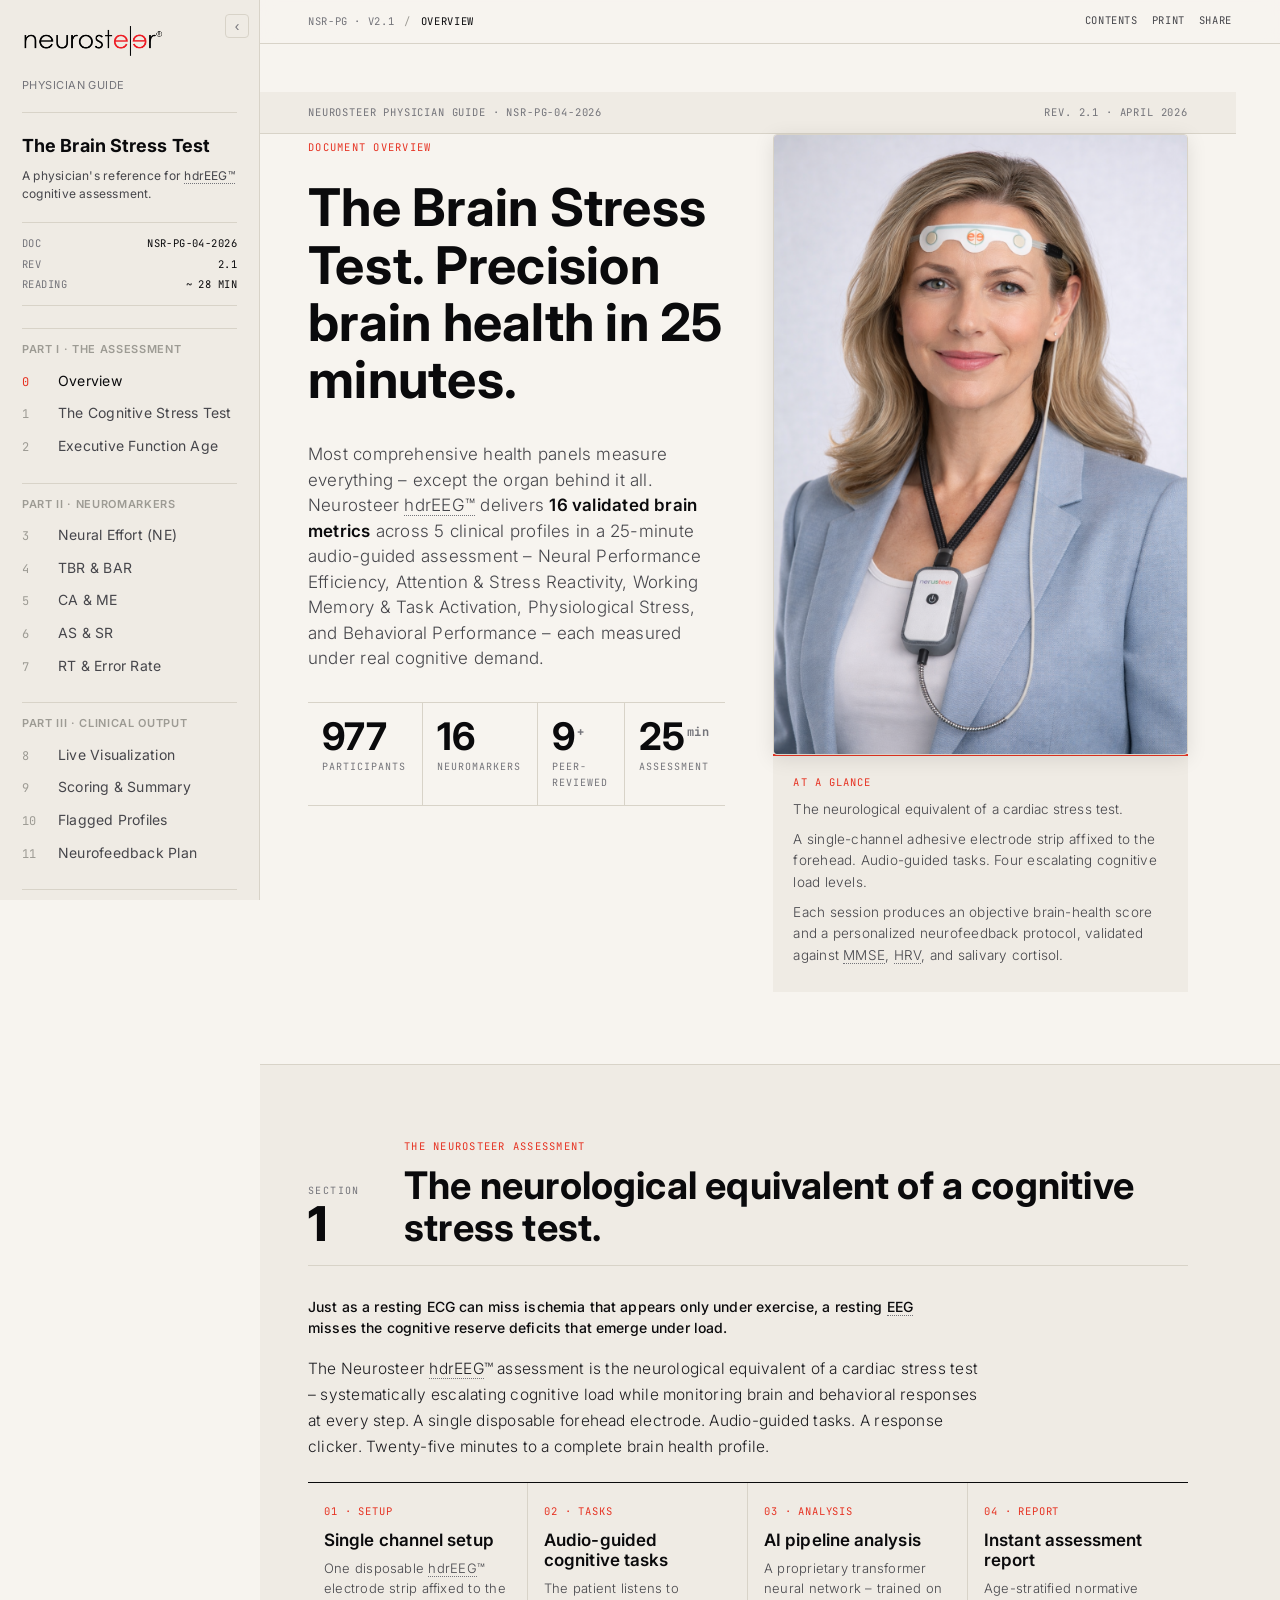
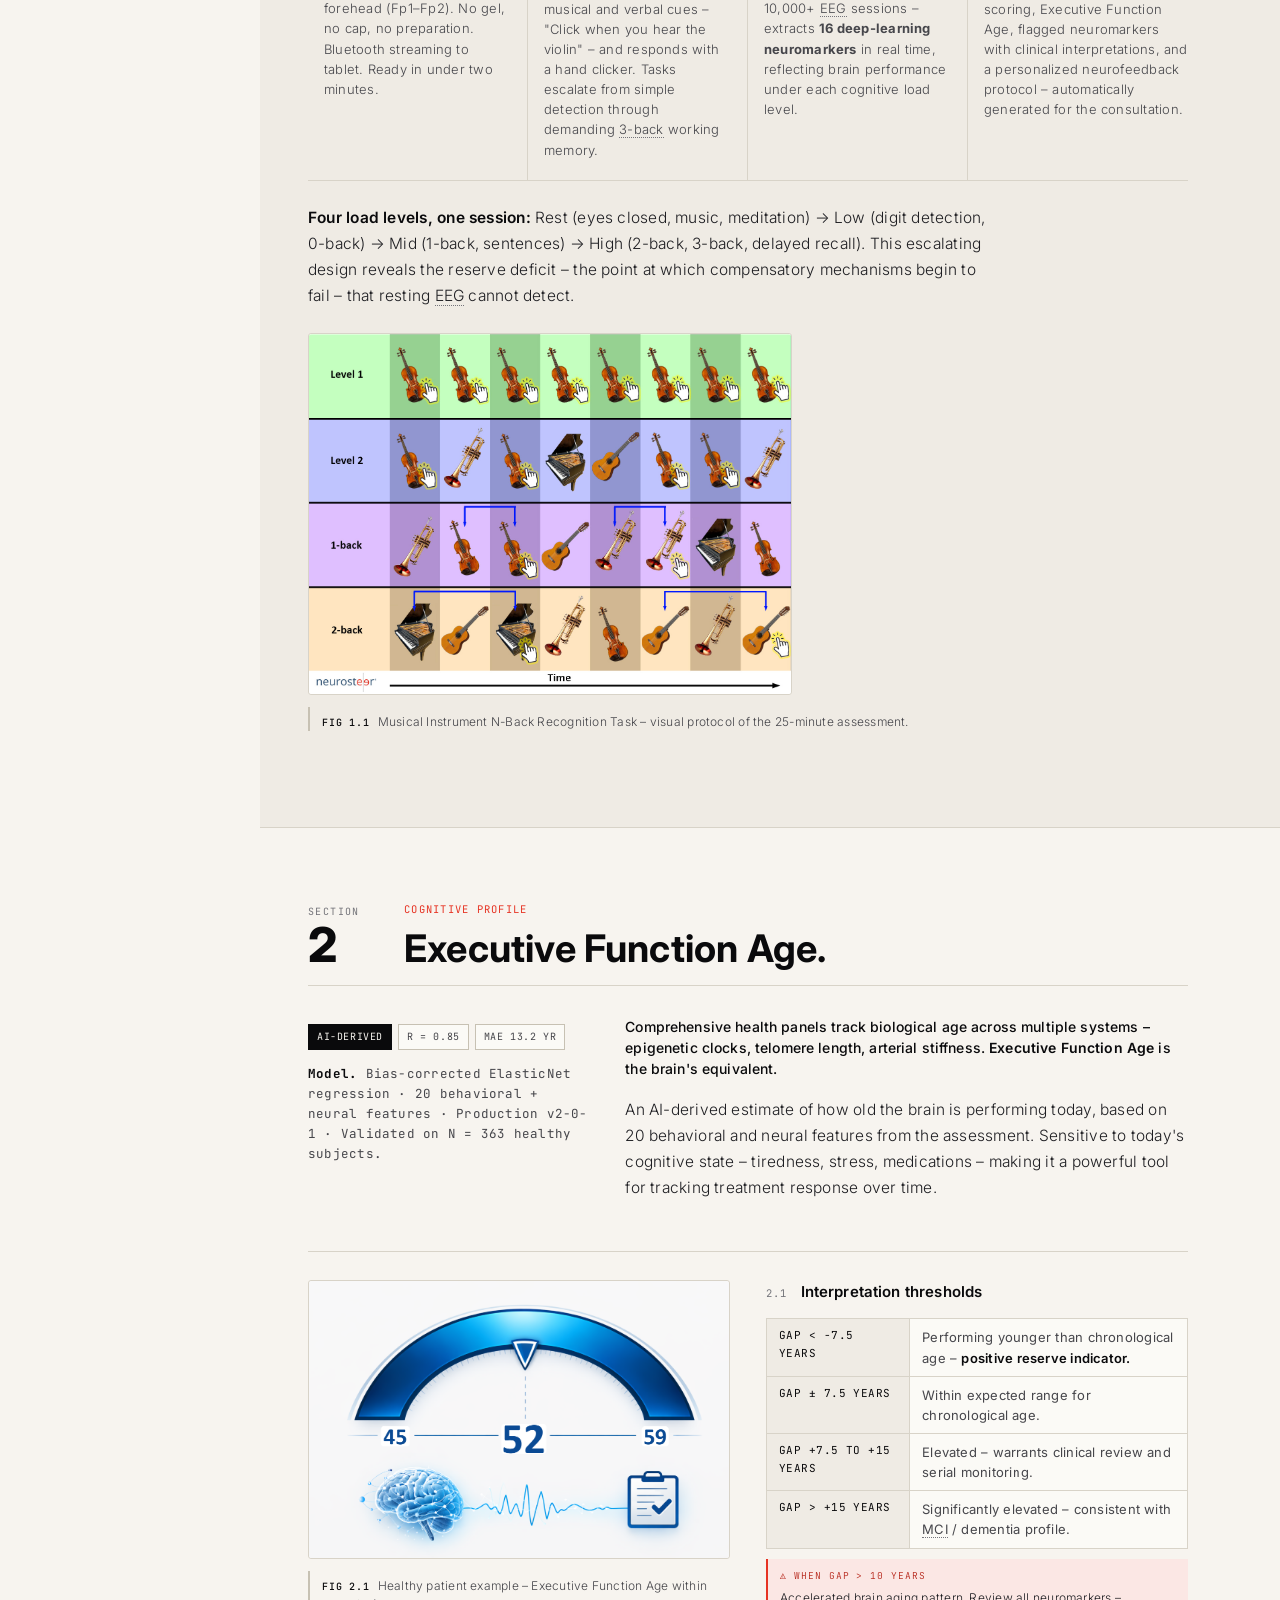
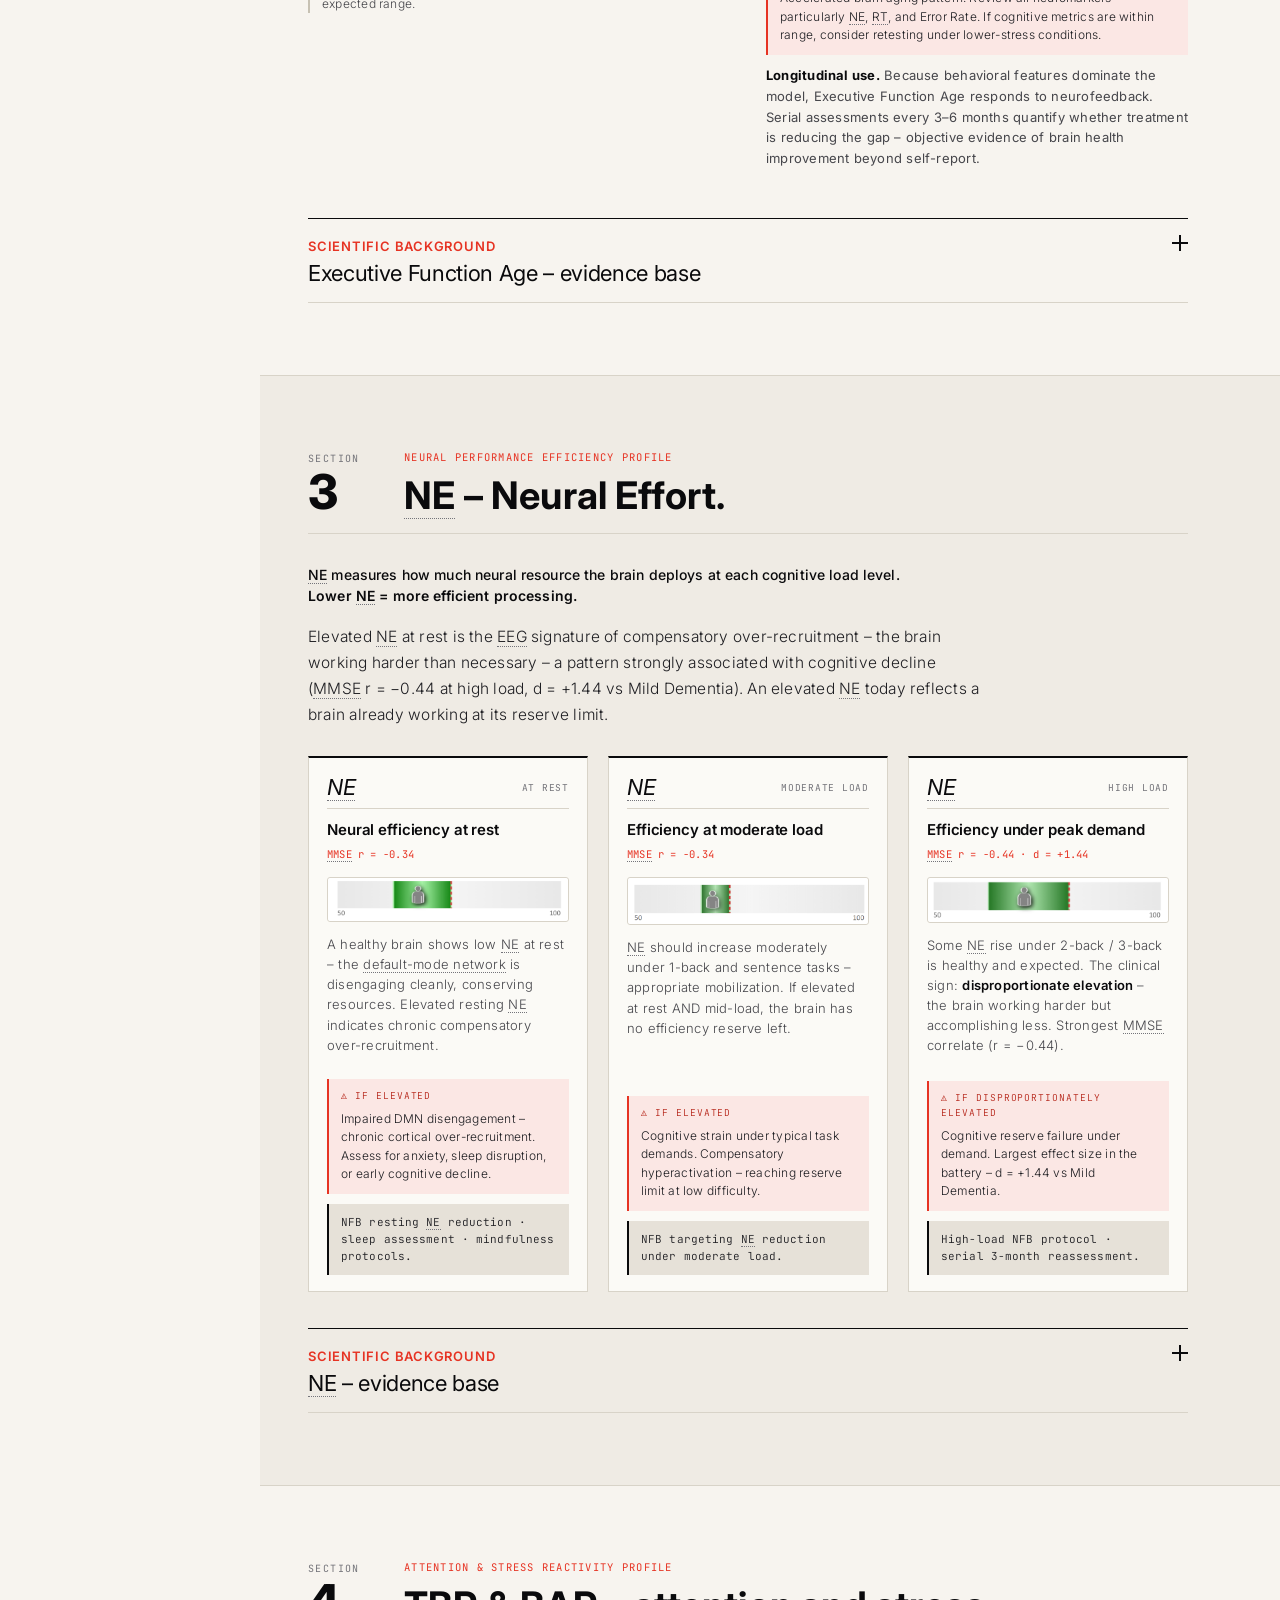
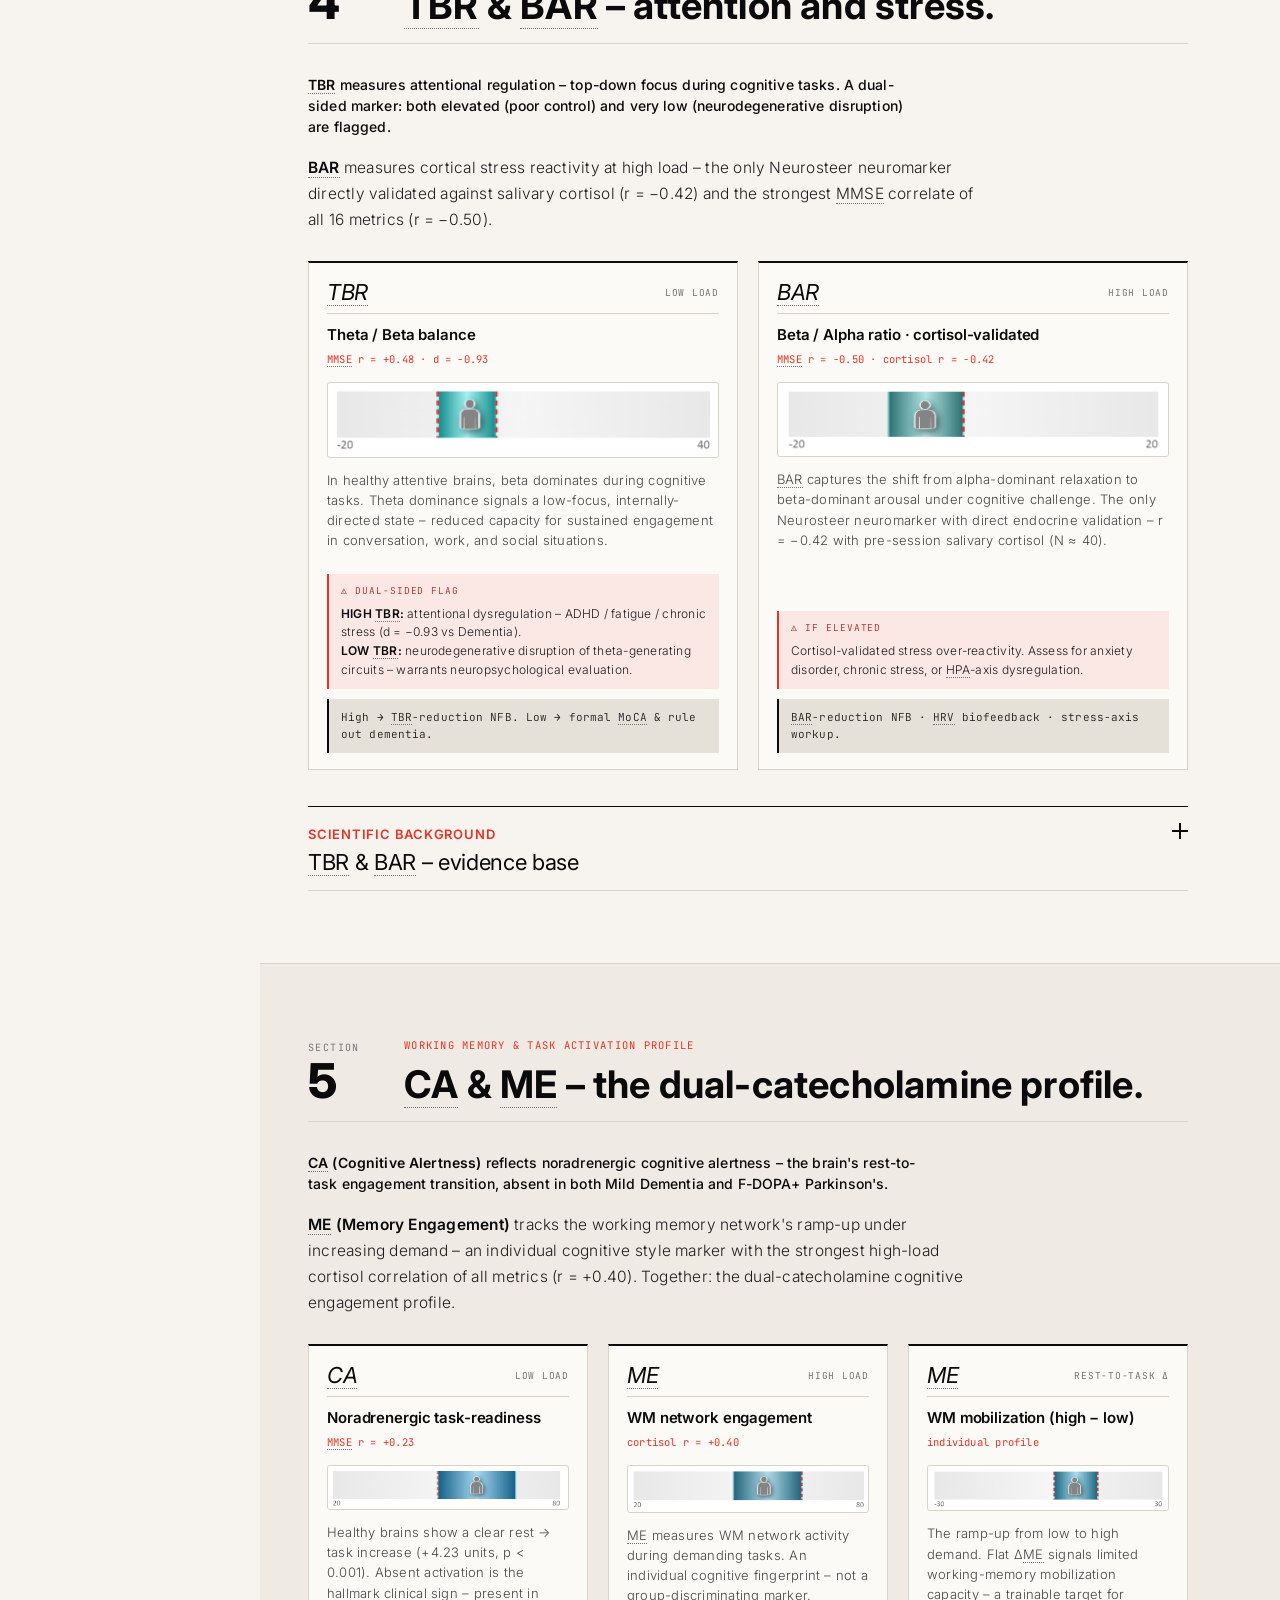
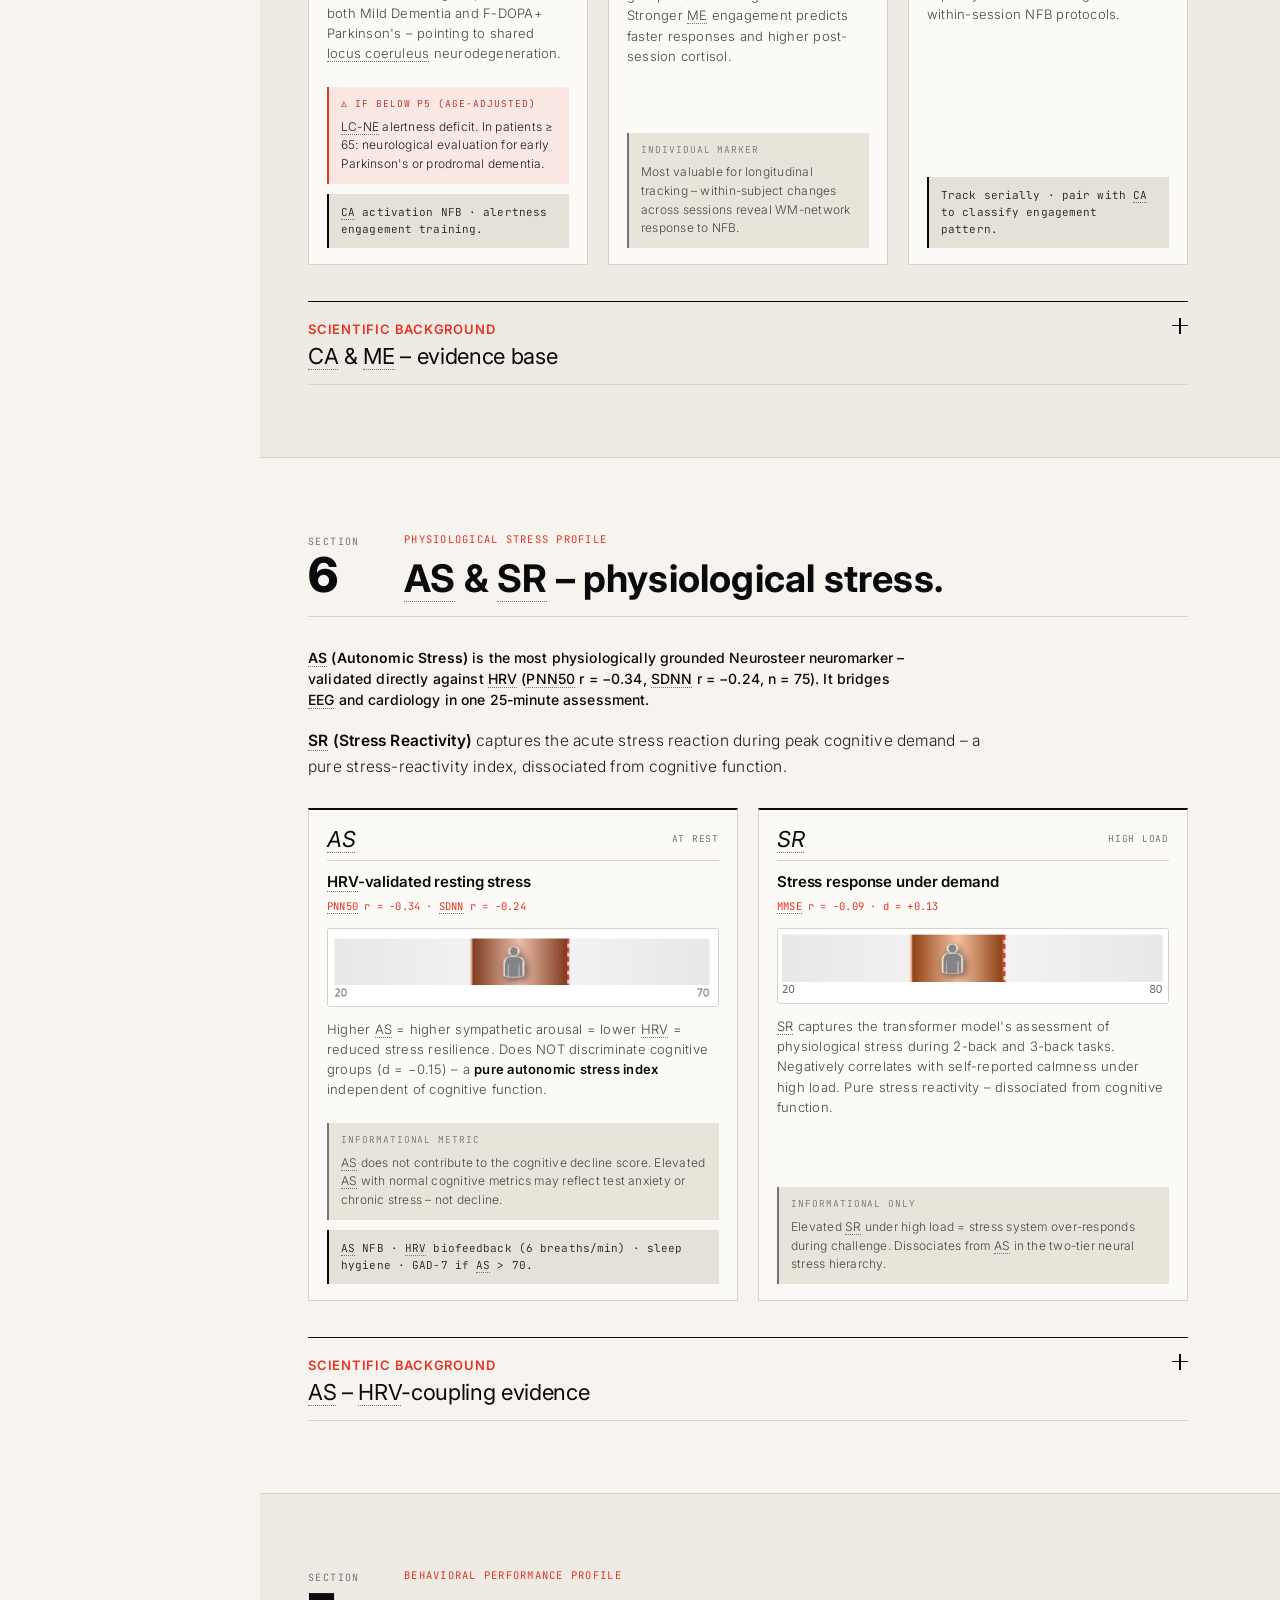
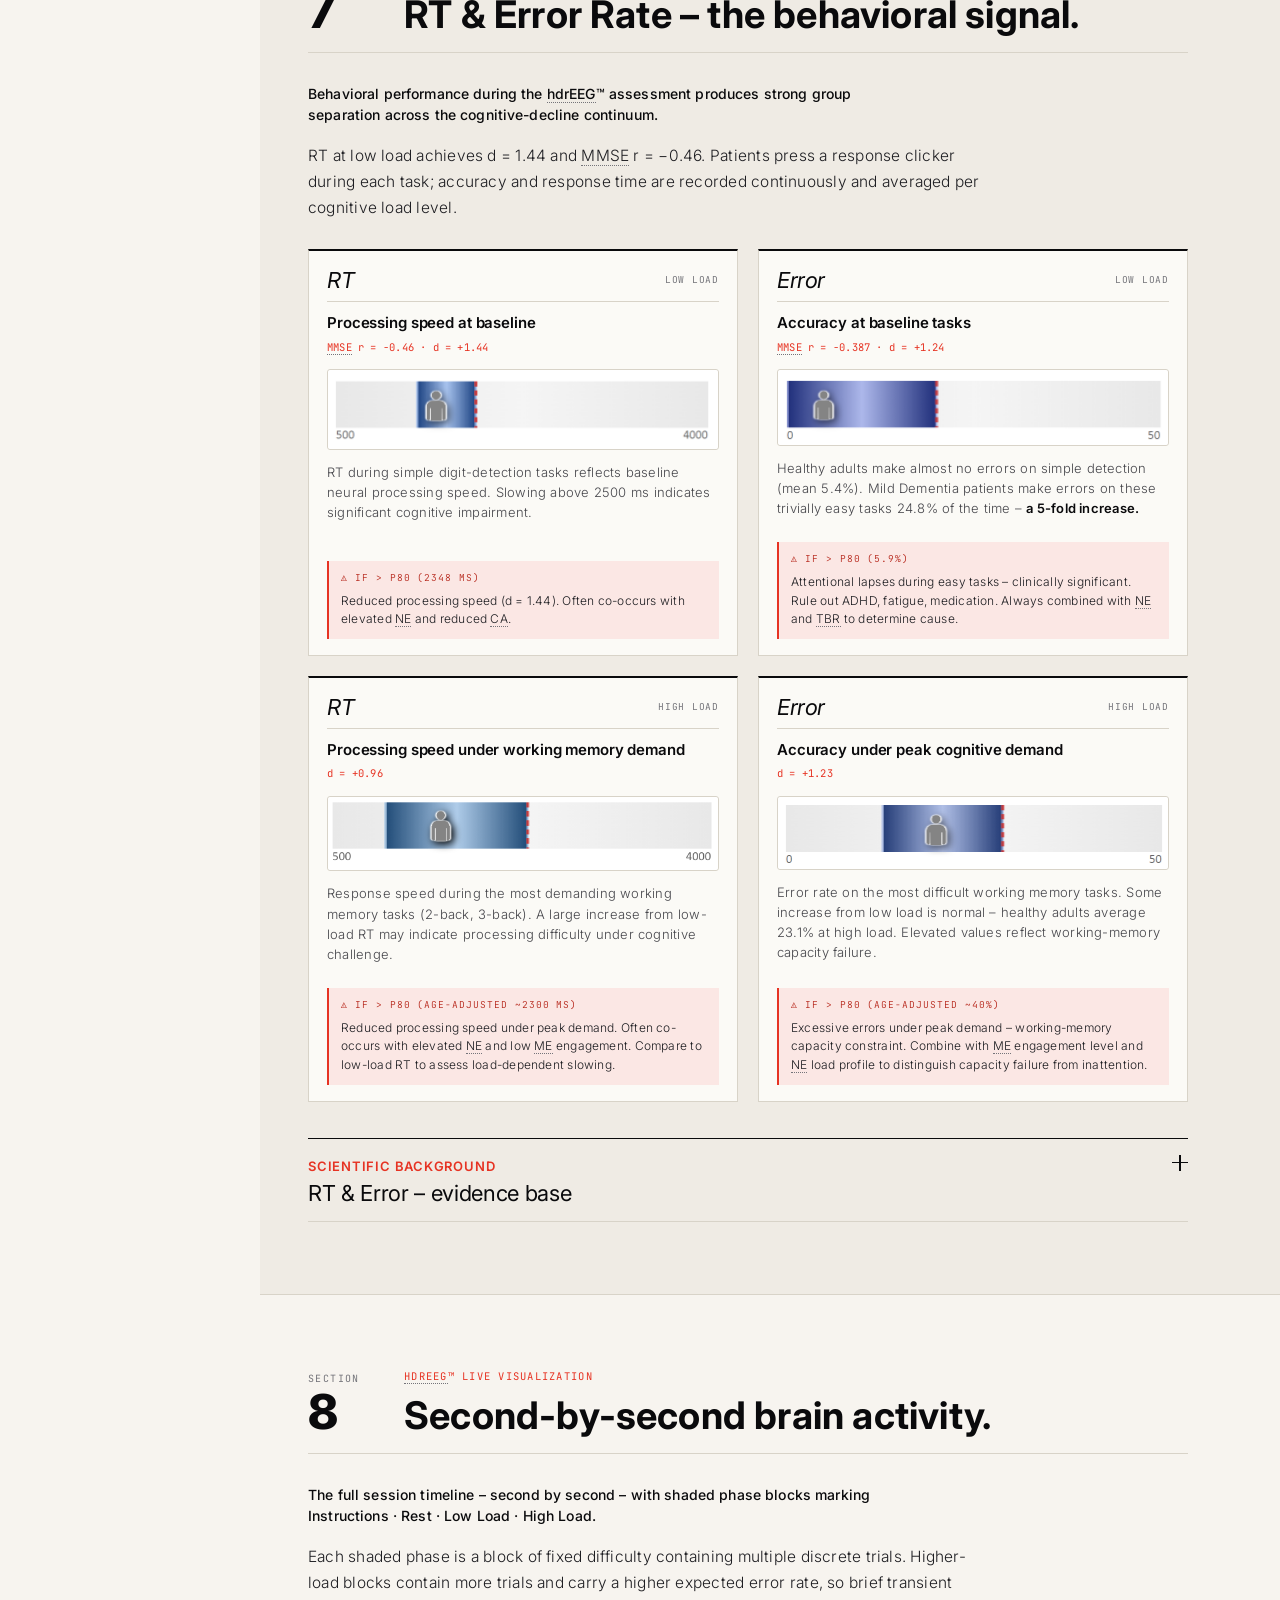
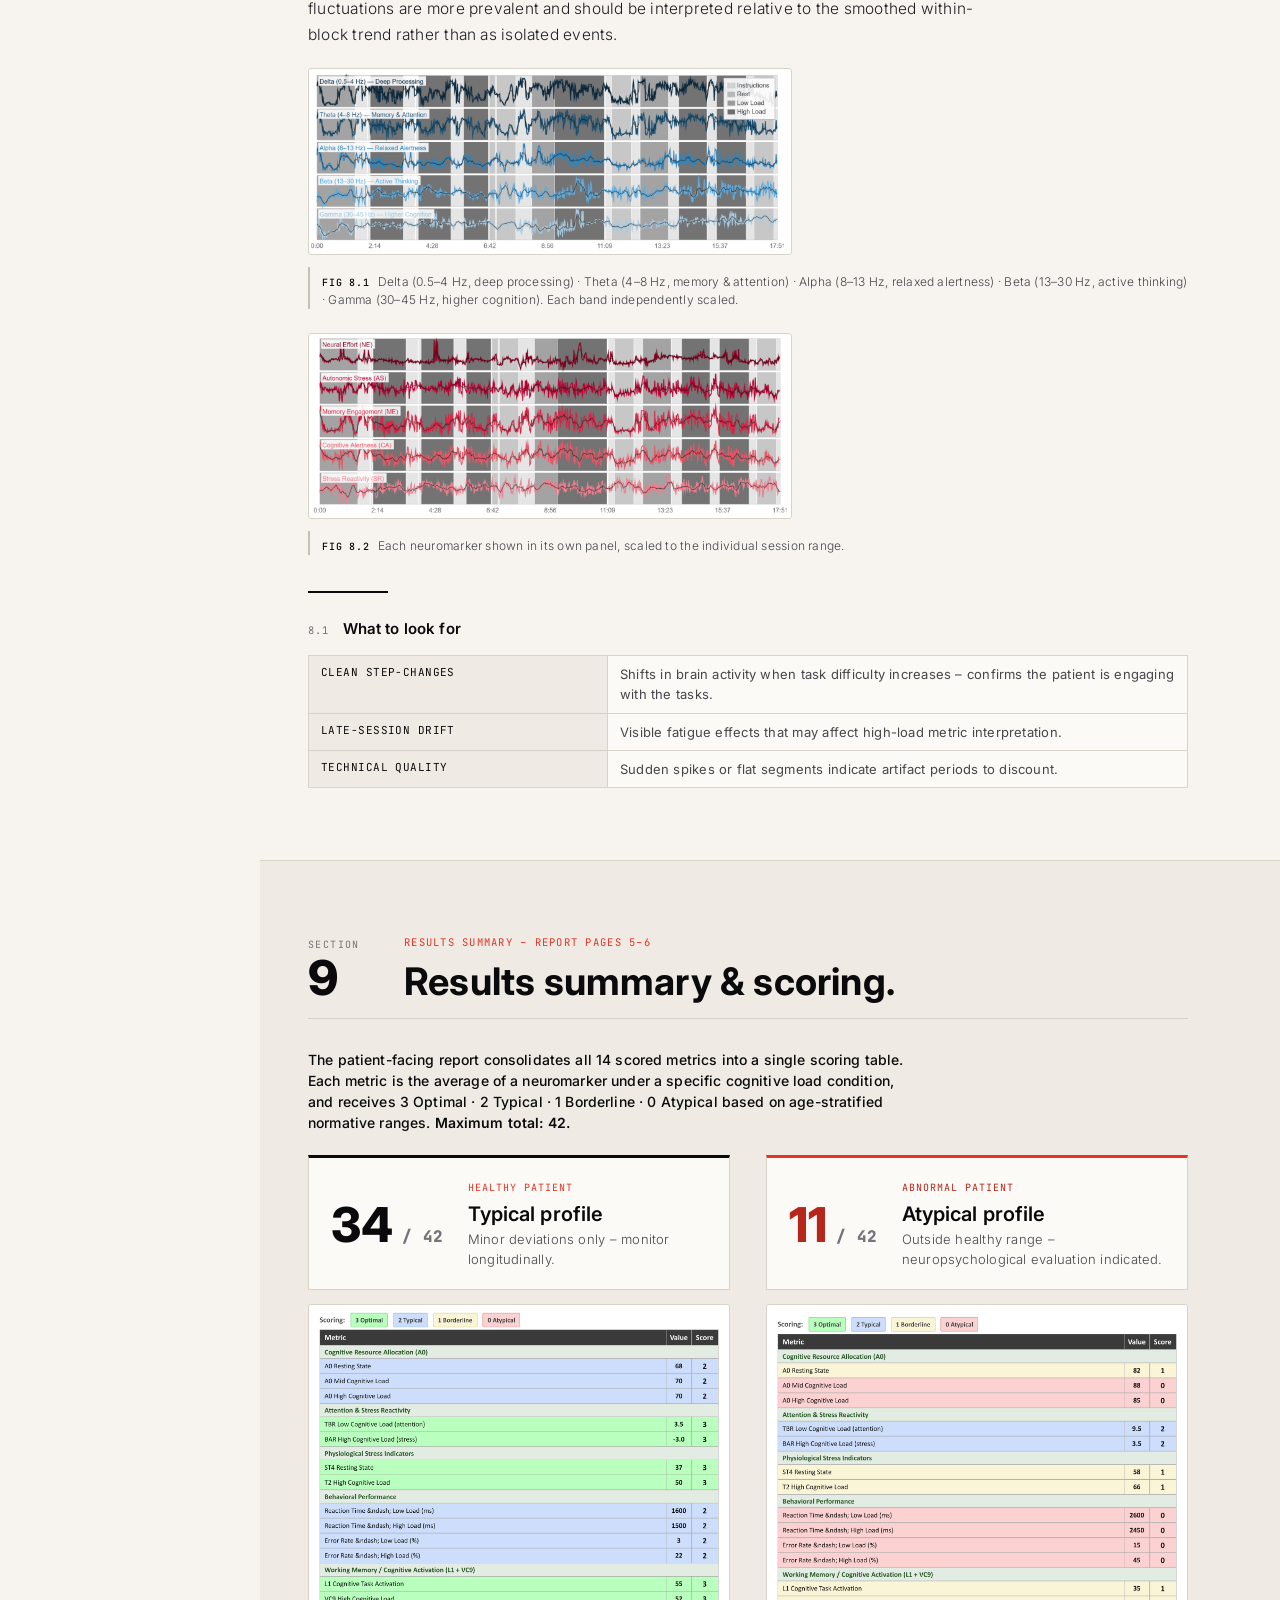
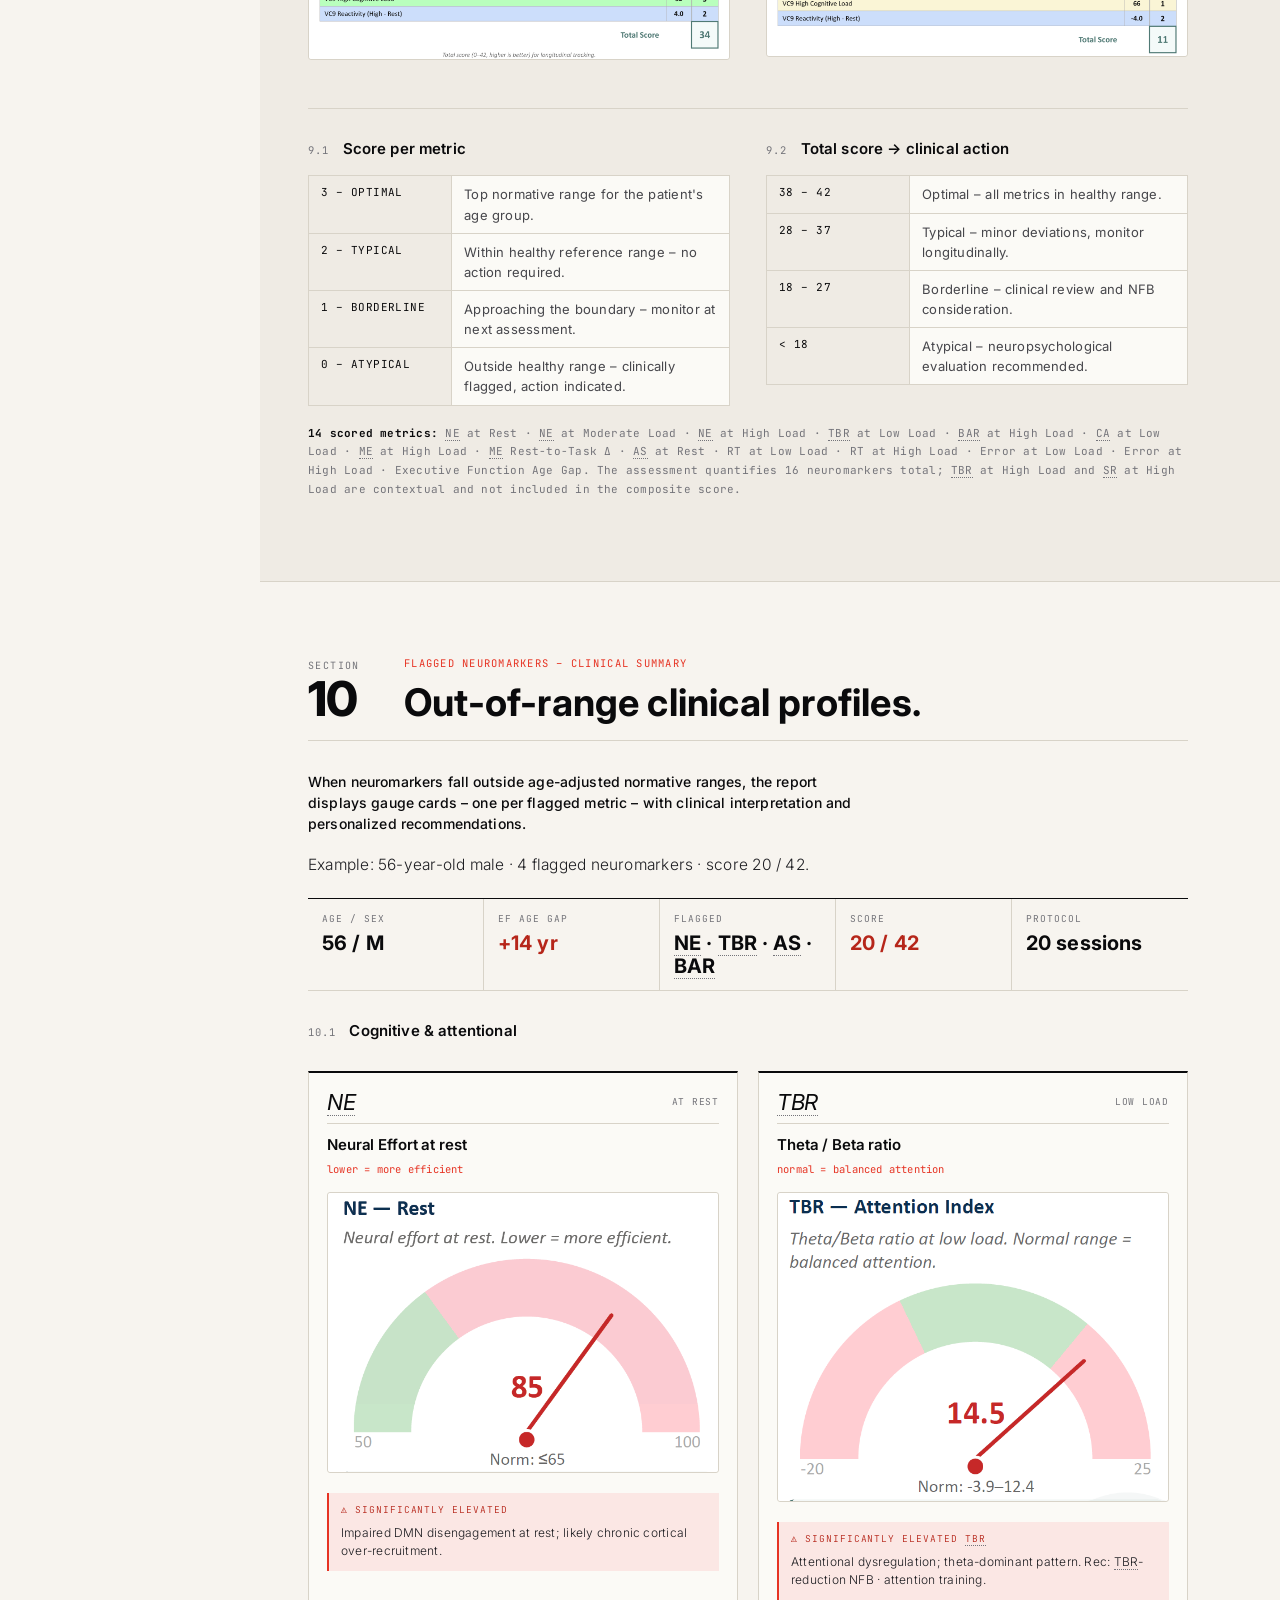
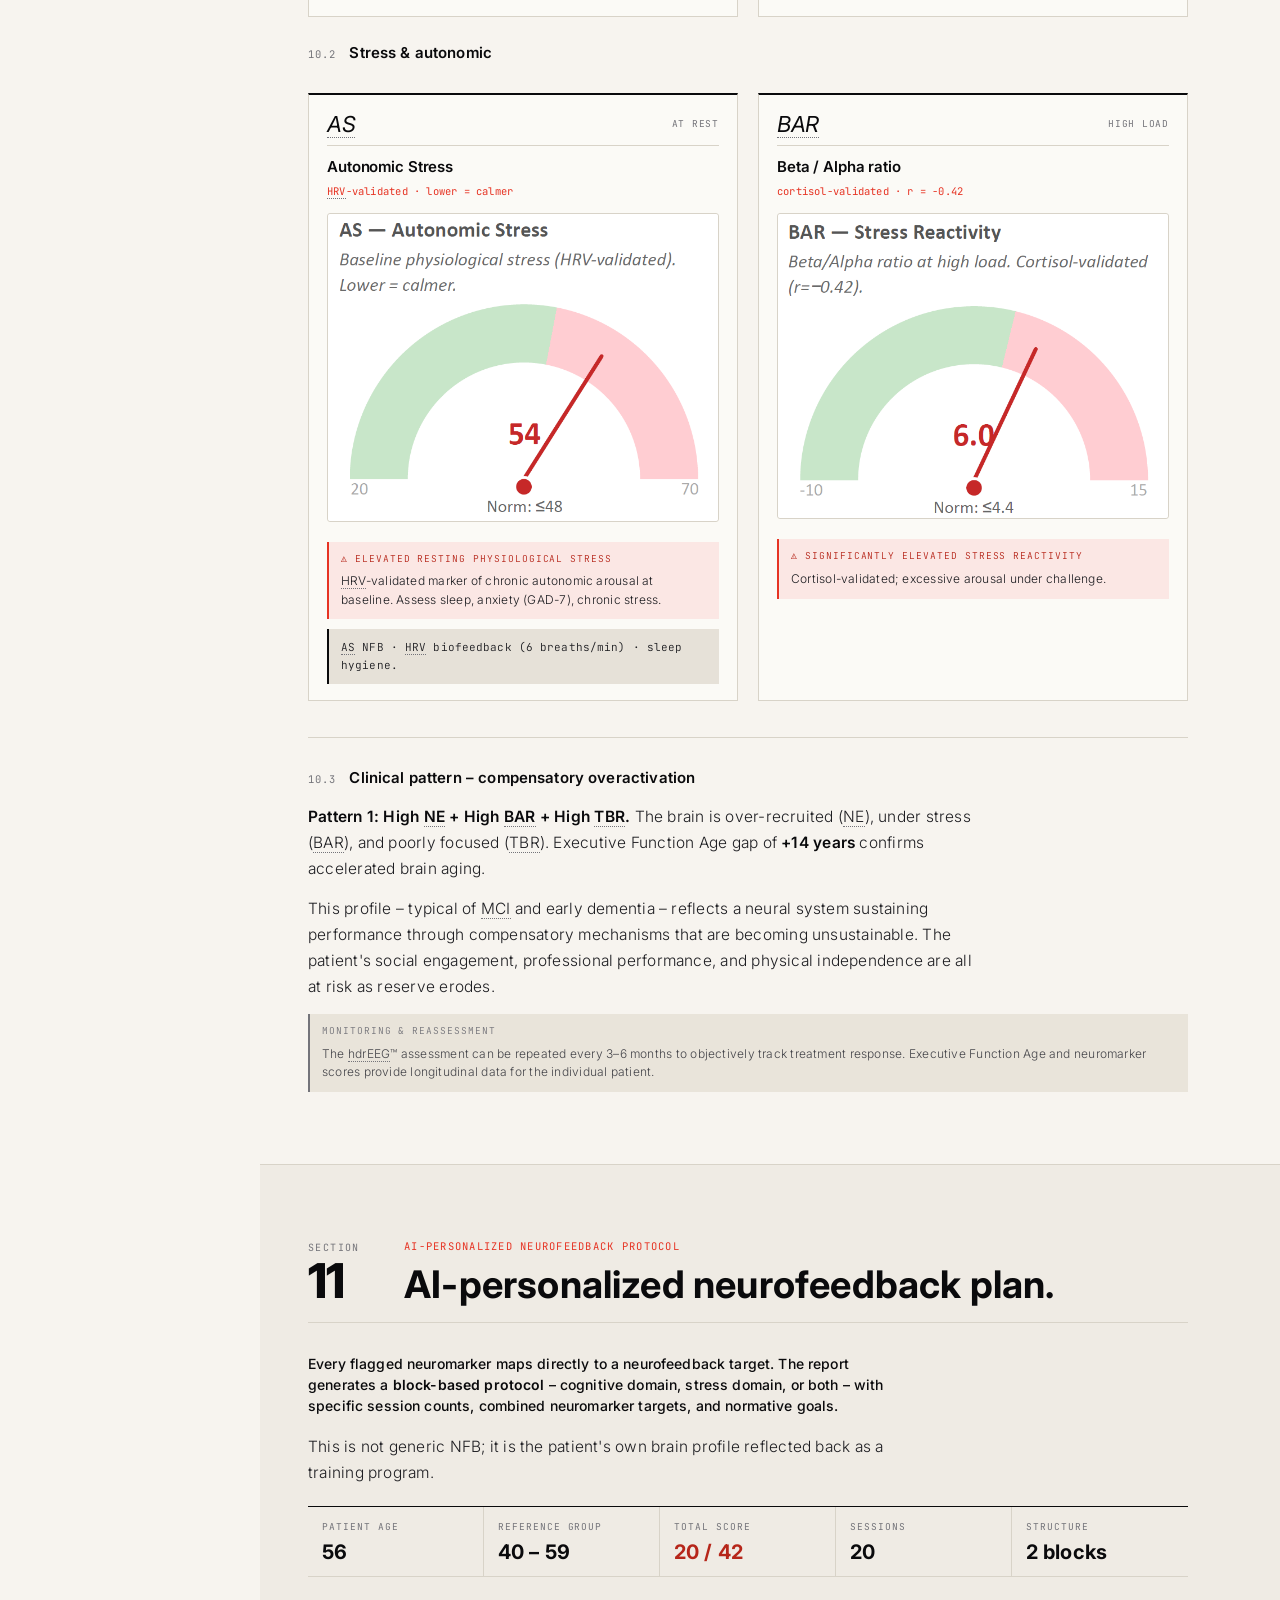
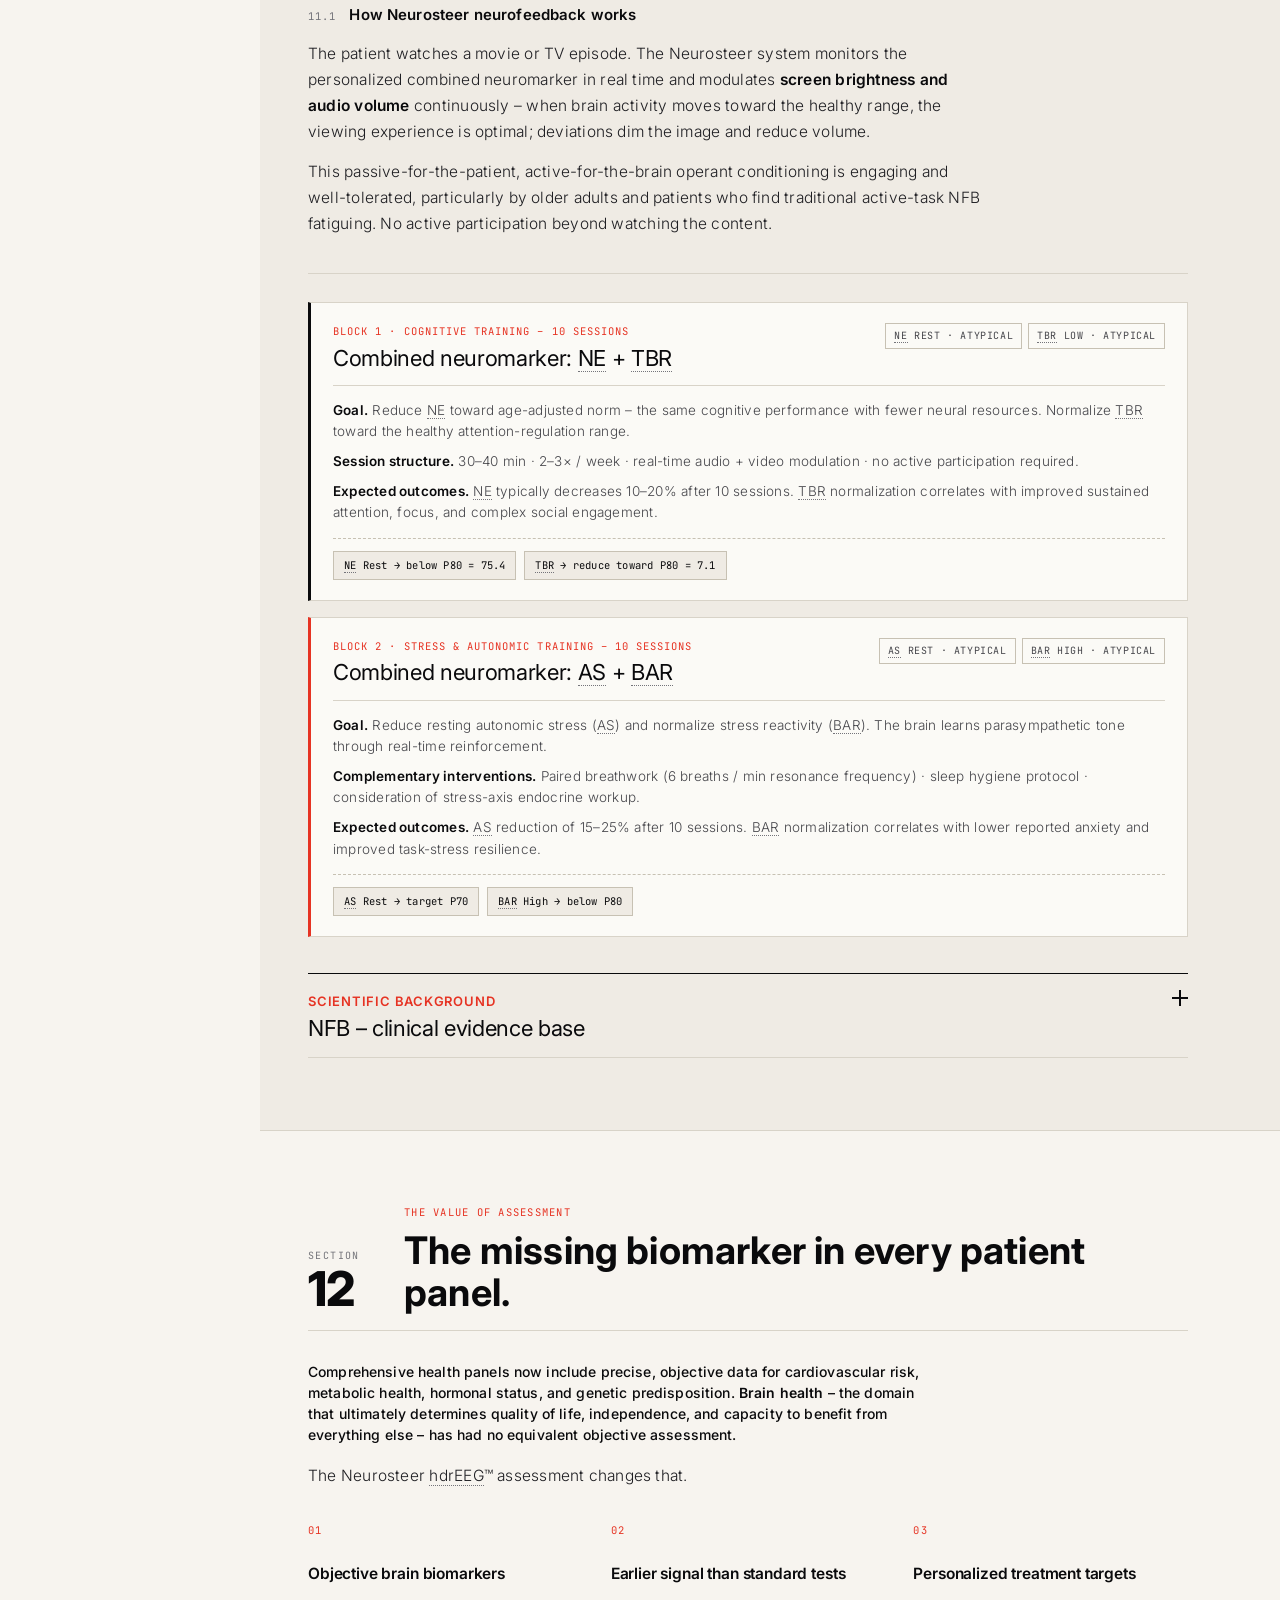
<file: index.html>
<!doctype html>
<html lang="en">
<head>
<meta charset="utf-8">
<meta name="viewport" content="width=device-width,initial-scale=1">
<title>Neurosteer · Physician Assessment Guide</title>
<meta property="og:type" content="website">
<meta property="og:title" content="Neurosteer · Physician Assessment Guide">
<meta property="og:description" content="Interactive hdrEEG™ physician guide – 16 neuromarkers validated against MMSE, HRV, and cortisol. Includes Executive Function Age and neurofeedback protocol.">
<meta property="og:image" content="https://netacello.github.io/-ns-guide-private/assets/figures/hero-fig1.png">
<meta property="og:image:width" content="1200">
<meta property="og:image:height" content="800">
<meta property="og:url" content="https://netacello.github.io/-ns-guide-private/">
<meta name="twitter:card" content="summary_large_image">
<meta name="twitter:image" content="https://netacello.github.io/-ns-guide-private/assets/figures/hero-fig1.png">
<link rel="stylesheet" href="styles.css?v=8">
<!--
  ═══════════════════════════════════════════════════════════════
  NEUROSTEER PHYSICIAN GUIDE – v2 (clinical reference format)
  ═══════════════════════════════════════════════════════════════
  FIGURE PLACEHOLDER CONTRACT (for Claude Code re-embedding):
  Every figure placeholder has:
    • <figure class="figure" data-figure-id="<stable-id>">
    • The <stable-id> matches the original section IDs from
      reference/sections.json, e.g. "hero-fig1", "brain-age-fig1",
      "nei-sci-fig1". Numbering mirrors the order figures
      appeared in the original document.
    • An HTML comment immediately above each placeholder names
      the original image so Claude Code can pattern-match it.
  To re-embed: replace the <figure class="figure">…</figure>
  block with <img src="…"> (or a Plotly/D3 mount), preserving
  the surrounding <figure-caption> if present.
  ═══════════════════════════════════════════════════════════════
-->
<script src="https://cdn.plot.ly/plotly-2.35.2.min.js" charset="utf-8"></script>
</head>
<body>

<button class="hamburger-btn" id="hamburger-btn" aria-label="Open navigation">
  <span></span><span></span><span></span>
</button>
<button class="rail-reopen-btn" id="rail-reopen-btn" aria-label="Open navigation" title="Open navigation">&#8250;</button>
<div class="nav-overlay" id="nav-overlay"></div>

<div class="shell">

  <!-- ═════════ LEFT RAIL ═════════ -->
  <aside class="rail" id="rail">
    <button class="rail-toggle-btn" id="rail-toggle-btn" aria-label="Collapse navigation" title="Collapse navigation">&#8249;</button>
    <div class="brand">
      <img src="assets/logo.png" alt="Neurosteer" style="width:140px;height:auto;display:block;margin-bottom:6px;">
      <div class="brand-name" style="font-size:11px;font-weight:400;color:var(--stone);letter-spacing:0.04em;text-transform:uppercase;">Physician Guide</div>
    </div>

    <div class="doc-title">The Brain Stress Test</div>
    <div class="doc-sub">A physician's reference for <span data-gloss="High Dynamic Range EEG – Neurosteer's proprietary single-electrode prefrontal recording.">hdrEEG™</span> cognitive assessment.</div>

    <div class="doc-meta">
      <div class="doc-meta-row"><span>Doc</span><span>NSR-PG-04-2026</span></div>
      <div class="doc-meta-row"><span>Rev</span><span>2.1</span></div>
      <div class="doc-meta-row"><span>Reading</span><span>~ 28 min</span></div>
    </div>

    <div class="rail-group-label">Part I · The Assessment</div>
    <a class="rail-link" href="#hero"><span class="rail-num">0</span><span>Overview</span></a>
    <a class="rail-link" href="#assessment"><span class="rail-num">1</span><span>The Cognitive Stress Test</span></a>
    <a class="rail-link" href="#brain-age"><span class="rail-num">2</span><span>Executive Function Age</span></a>

    <div class="rail-group-label">Part II · Neuromarkers</div>
    <a class="rail-link" href="#nei"><span class="rail-num">3</span><span>Neural Effort (NE)</span></a>
    <a class="rail-link" href="#tbr-bar"><span class="rail-num">4</span><span>TBR &amp; BAR</span></a>
    <a class="rail-link" href="#tai-wei"><span class="rail-num">5</span><span>CA &amp; ME</span></a>
    <a class="rail-link" href="#rsi-lsr"><span class="rail-num">6</span><span>AS &amp; SR</span></a>
    <a class="rail-link" href="#rt-error"><span class="rail-num">7</span><span>RT &amp; Error Rate</span></a>

    <div class="rail-group-label">Part III · Clinical Output</div>
    <a class="rail-link" href="#sbs"><span class="rail-num">8</span><span>Live Visualization</span></a>
    <a class="rail-link" href="#summary"><span class="rail-num">9</span><span>Scoring &amp; Summary</span></a>
    <a class="rail-link" href="#abnormal"><span class="rail-num">10</span><span>Flagged Profiles</span></a>
    <a class="rail-link" href="#nfb"><span class="rail-num">11</span><span>Neurofeedback Plan</span></a>

    <div class="rail-group-label">Part IV · Evidence &amp; Use</div>
    <a class="rail-link" href="#why-assess"><span class="rail-num">12</span><span>Value of Assessment</span></a>
    <a class="rail-link" href="#abbreviations"><span class="rail-num">13</span><span>Reference Index</span></a>

    <div class="rail-foot">
      © Neurosteer Ltd. 2026<br>
      For physician reference only.<br>
      <a href="publications.html">Publications</a> · <a href="#">Contact</a>
    </div>
  </aside>

  <!-- ═════════ MAIN ═════════ -->
  <main class="main">

    <!-- top bar -->
    <div class="topbar">
      <div class="topbar-crumbs">
        <span>NSR-PG · v2.1</span>
        <span class="sep">/</span>
        <span class="topbar-section" id="crumbSection">Overview</span>
      </div>
      <div class="topbar-actions">
        <span class="topbar-btn" id="tocToggle">Contents</span>
        <span class="topbar-btn">Print</span>
        <span class="topbar-btn">Share</span>
      </div>
    </div>

    <!-- ─── § 0 HERO ─── -->
    <section class="chap hero" id="hero" data-title="Overview">
      <div class="chap-inner">
        <div class="hero-doc-id">
          <span>Neurosteer Physician Guide · NSR-PG-04-2026</span>
          <span>Rev. 2.1 · April 2026</span>
        </div>
        <div class="hero-grid">
          <div class="hero-content">
            <span class="chap-eyebrow">Document overview</span>
            <h1 class="hero-headline">The Brain Stress Test. Precision brain health in 25 minutes.</h1>
            <p class="hero-sub">Most comprehensive health panels measure everything – except the organ behind it all. Neurosteer <span data-gloss="High Dynamic Range EEG. Proprietary single-channel prefrontal recording with order-of-magnitude higher signal resolution than conventional EEG.">hdrEEG™</span> delivers <strong>16 validated brain metrics</strong> across 5 clinical profiles in a 25-minute audio-guided assessment – Neural Performance Efficiency, Attention &amp; Stress Reactivity, Working Memory &amp; Task Activation, Physiological Stress, and Behavioral Performance – each measured under real cognitive demand.</p>

            <div class="hero-stats">
              <div class="hero-stat">
                <div class="hero-stat-val">977</div>
                <div class="hero-stat-label">Participants</div>
              </div>
              <div class="hero-stat">
                <div class="hero-stat-val">16</div>
                <div class="hero-stat-label">Neuromarkers</div>
              </div>
              <div class="hero-stat">
                <div class="hero-stat-val">9<span class="u">+</span></div>
                <div class="hero-stat-label">Peer-reviewed</div>
              </div>
              <div class="hero-stat">
                <div class="hero-stat-val">25<span class="u">min</span></div>
                <div class="hero-stat-label">Assessment</div>
              </div>
            </div>
          </div>

          <!-- FIGURE: hero device/assessment hero image -->
          <div class="hero-photo-col">
            <figure class="figure figure-img" data-figure-id="hero-fig1"><img src="assets/figures/hero-fig1.png" alt="Patient wearing hdrEEG forehead electrode during Neurosteer assessment"></figure>
            <div class="hero-glance">
              <div class="hero-glance-label">At a glance</div>
              <p class="hero-glance-tagline">The neurological equivalent of a cardiac stress test.</p>
              <p>A single-channel adhesive electrode strip affixed to the forehead. Audio-guided tasks. Four escalating cognitive load levels.</p>
              <p>Each session produces an objective brain-health score and a personalized neurofeedback protocol, validated against MMSE, HRV, and salivary cortisol.</p>
            </div>
          </div>
        </div>
      </div>
    </section>

    <!-- ─── § 1 ASSESSMENT ─── -->
    <section class="chap alt" id="assessment" data-title="The Cognitive Stress Test">
      <div class="chap-inner">
        <div class="chap-head">
          <div class="chap-num">Section<span class="sec-id">1</span></div>
          <div>
            <span class="chap-eyebrow">The Neurosteer Assessment</span>
            <h2 class="chap-title">The neurological equivalent of a cognitive stress test.</h2>
          </div>
        </div>

        <div class="prose">
          <p class="lead">Just as a resting ECG can miss ischemia that appears only under exercise, a resting EEG misses the cognitive reserve deficits that emerge under load.</p>
          <p>The Neurosteer hdrEEG™ assessment is the neurological equivalent of a cardiac stress test – systematically escalating cognitive load while monitoring brain and behavioral responses at every step. A single disposable forehead electrode. Audio-guided tasks. A response clicker. Twenty-five minutes to a complete brain health profile.</p>
        </div>

        <div class="assess-steps">
          <div class="assess-step">
            <div class="assess-step-num">01 · Setup</div>
            <div class="assess-step-title">Single channel setup</div>
            <div class="assess-step-desc">One disposable hdrEEG™ electrode strip affixed to the forehead (Fp1–Fp2). No gel, no cap, no preparation. Bluetooth streaming to tablet. Ready in under two minutes.</div>
          </div>
          <div class="assess-step">
            <div class="assess-step-num">02 · Tasks</div>
            <div class="assess-step-title">Audio-guided cognitive tasks</div>
            <div class="assess-step-desc">The patient listens to musical and verbal cues – "Click when you hear the violin" – and responds with a hand clicker. Tasks escalate from simple detection through demanding <span data-gloss="N-back: working memory task where the participant responds when the current stimulus matches one presented N positions earlier.">3-back</span> working memory.</div>
          </div>
          <div class="assess-step">
            <div class="assess-step-num">03 · Analysis</div>
            <div class="assess-step-title">AI pipeline analysis</div>
            <div class="assess-step-desc">A proprietary transformer neural network – trained on 10,000+ EEG sessions – extracts <strong>16 deep-learning neuromarkers</strong> in real time, reflecting brain performance under each cognitive load level.</div>
          </div>
          <div class="assess-step">
            <div class="assess-step-num">04 · Report</div>
            <div class="assess-step-title">Instant assessment report</div>
            <div class="assess-step-desc">Age-stratified normative scoring, Executive Function Age, flagged neuromarkers with clinical interpretations, and a personalized neurofeedback protocol – automatically generated for the consultation.</div>
          </div>
        </div>

        <div class="prose">
          <p><strong>Four load levels, one session:</strong> Rest (eyes closed, music, meditation) → Low (digit detection, 0-back) → Mid (1-back, sentences) → High (2-back, 3-back, delayed recall). This escalating design reveals the reserve deficit – the point at which compensatory mechanisms begin to fail – that resting EEG cannot detect.</p>
        </div>

        <!-- FIGURE: Musical Instrument N-Back Recognition Task schematic -->
        <figure class="figure figure-img figure-half" data-figure-id="assessment-fig1" style="margin-top:24px"><img src="assets/figures/assessment-fig1.jpg" alt="Musical Instrument N-Back Recognition Task - assessment protocol"></figure>
        <div class="figure-caption"><span class="cap-num">Fig 1.1</span>Musical Instrument N-Back Recognition Task – visual protocol of the 25-minute assessment.</div>
      </div>
    </section>

    <!-- ─── § 2 BRAIN AGE ─── -->
    <section class="chap" id="brain-age" data-title="Executive Function Age">
      <div class="chap-inner">
        <div class="chap-head">
          <div class="chap-num">Section<span class="sec-id">2</span></div>
          <div>
            <span class="chap-eyebrow">Cognitive profile</span>
            <h2 class="chap-title">Executive Function Age.</h2>
          </div>
        </div>

        <div class="wide-grid">
          <div>
            <div class="chip-row">
              <span class="chip accent">AI-derived</span>
              <span class="chip">r = 0.85</span>
              <span class="chip">MAE 13.2 yr</span>
            </div>
            <p style="font-size:12.5px;line-height:1.6;color:var(--slate);font-family:var(--f-mono)">
              <strong style="color:var(--ink)">Model.</strong> Bias-corrected ElasticNet regression · 20 behavioral + neural features · Production v2-0-1 · Validated on N = 363 healthy subjects.
            </p>
          </div>
          <div class="prose">
            <p class="lead">Comprehensive health panels track biological age across multiple systems – epigenetic clocks, telomere length, arterial stiffness. <strong>Executive Function Age</strong> is the brain's equivalent.</p>
            <p>An AI-derived estimate of how old the brain is performing today, based on 20 behavioral and neural features from the assessment. Sensitive to today's cognitive state – tiredness, stress, medications – making it a powerful tool for tracking treatment response over time.</p>
          </div>
        </div>

        <hr class="rule">

        <div class="two-col">
          <div>
            <!-- FIGURE: Healthy patient example – brain age gauge / scatter -->
            <figure class="figure figure-img" data-figure-id="brain-age-fig1"><img src="assets/figures/brain_age_arch_only.png" alt="Healthy patient Executive Function Age example"></figure>
            <div class="figure-caption"><span class="cap-num">Fig 2.1</span>Healthy patient example – Executive Function Age within expected range.</div>
          </div>

          <div>
            <div class="sub-head">
              <span class="sub-head-num">2.1</span>
              <span class="sub-head-title">Interpretation thresholds</span>
            </div>
            <table class="interp-table">
              <tbody>
                <tr><td>Gap &lt; −7.5 years</td><td>Performing younger than chronological age – <strong>positive reserve indicator.</strong></td></tr>
                <tr><td>Gap ± 7.5 years</td><td>Within expected range for chronological age.</td></tr>
                <tr><td>Gap +7.5 to +15 years</td><td>Elevated – warrants clinical review and serial monitoring.</td></tr>
                <tr><td>Gap &gt; +15 years</td><td>Significantly elevated – consistent with MCI / dementia profile.</td></tr>
              </tbody>
            </table>

            <div class="flag-box">
              <span class="flag-label">⚠ When Gap &gt; 10 years</span>
              Accelerated brain aging pattern. Review all neuromarkers – particularly <span data-gloss="Neural Effort – neural resources deployed per cognitive load level. Lower = more efficient.">NE</span>, <span data-gloss="Response Time – behavioral speed during task-block trials.">RT</span>, and Error Rate. If cognitive metrics are within range, consider retesting under lower-stress conditions.
            </div>

            <p style="font-size:13px;line-height:1.6;color:var(--slate);margin-top:10px">
              <strong style="color:var(--ink)">Longitudinal use.</strong> Because behavioral features dominate the model, Executive Function Age responds to neurofeedback. Serial assessments every 3–6 months quantify whether treatment is reducing the gap – objective evidence of brain health improvement beyond self-report.
            </p>
          </div>
        </div>

        <details class="collapse">
          <summary>
            <span class="collapse-title">
              <span class="section-id">Scientific background</span>
              Executive Function Age – evidence base
            </span>
            <span class="collapse-icon"></span>
          </summary>
          <div class="collapse-body">
            <div class="two-col">
              <div>
                <!-- FIGURE: Regression performance – predicted vs chronological age scatter -->
                <figure class="figure figure-mount" data-figure-id="brain-age-sci-fig1"><div id="fig-brain-age-sci-fig1" class="plotly-chart"></div></figure>
                <div class="figure-caption"><span class="cap-num">Fig 2.2</span>Production model v2-0-1 – r = 0.85 on healthy regression sample.</div>
              </div>
              <div class="prose">
                <p><strong>Top predictors.</strong> Behavioral features dominate – accuracy and response time account for 4 of the 6 largest coefficients. This is clinically meaningful: behavioral performance is what responds to neurofeedback, making Executive Function Age a trainable biomarker.</p>

                <table class="datatable" style="margin-top:14px">
                  <thead><tr><th>Group</th><th>Age range</th><th class="num">N</th><th class="num">Mean gap</th></tr></thead>
                  <tbody>
                    <tr><td>Healthy young</td><td>20–39</td><td class="num">236</td><td class="num">+1.5 yr</td></tr>
                    <tr><td>Healthy middle</td><td>40–59</td><td class="num">149</td><td class="num">−3.3 yr</td></tr>
                    <tr><td>Healthy older</td><td>60–85</td><td class="num">61</td><td class="num">+1.5 yr</td></tr>
                    <tr><td>MCI</td><td>60–85</td><td class="num">85</td><td class="num">+7.0 yr</td></tr>
                    <tr><td>Dementia</td><td>60–85</td><td class="num">33</td><td class="num">+16.8 yr</td></tr>
                  </tbody>
                </table>
              </div>
            </div>

            <hr class="rule-2">

            <div class="two-col">
              <div>
                <!-- FIGURE: 17-year gradient Healthy → Dementia boxplot -->
                <figure class="figure figure-mount" data-figure-id="brain-age-sci-fig2"><div id="fig-brain-age-sci-fig2" class="plotly-chart"></div></figure>
                <div class="figure-caption"><span class="cap-num">Fig 2.3</span>17-year gradient – Healthy (~0) → MCI (+7.0 yr) → Dementia (+16.8 yr).</div>
              </div>
              <div class="prose">
                <p>The Executive Function Age gap is near-zero across all healthy age groups (20–85), confirming the model is well-calibrated for normal aging. The gap opens only with genuine cognitive impairment.</p>
                <p><strong>Key difference from static biological-age clocks:</strong> Executive Function Age responds to intervention, providing a measurable treatment target rather than a static prognosis.</p>
                <p style="font-family:var(--f-mono);font-size:11px;color:var(--stone);margin-top:10px">Validated at Sourasky Medical Center · Haifa University · Dorot Geriatric Center · Stanford University.</p>
              </div>
            </div>
          </div>
        </details>
      </div>
    </section>

    <!-- ─── § 3 NEURAL EFFORT ─── -->
    <section class="chap alt" id="nei" data-title="Neural Effort (NE)">
      <div class="chap-inner">
        <div class="chap-head">
          <div class="chap-num">Section<span class="sec-id">3</span></div>
          <div>
            <span class="chap-eyebrow">Neural Performance Efficiency Profile</span>
            <h2 class="chap-title">NE – Neural Effort.</h2>
          </div>
        </div>

        <div class="prose">
          <p class="lead">NE measures how much neural resource the brain deploys at each cognitive load level. <strong>Lower NE = more efficient processing.</strong></p>
          <p>Elevated NE at rest is the EEG signature of compensatory over-recruitment – the brain working harder than necessary – a pattern strongly associated with cognitive decline (MMSE r = −0.44 at high load, d = +1.44 vs Mild Dementia). An elevated NE today reflects a brain already working at its reserve limit.</p>
        </div>

        <div class="metric-grid-3">
          <article class="metric-card">
            <div class="metric-card-head">
              <span class="metric-badge">NE</span>
              <span class="metric-load">At Rest</span>
            </div>
            <div class="metric-name">Neural efficiency at rest</div>
            <div class="metric-tag">MMSE r = −0.34</div>
            <!-- FIGURE: NE at rest distribution -->
            <figure class="figure figure-img" data-figure-id="nei-fig1" style="margin-bottom:12px"><img src="assets/figures/nei-fig1.png" alt="Neural Effort (NE) at rest - normative scale"></figure>
            <div class="metric-desc">A healthy brain shows low NE at rest – the <span data-gloss="Default Mode Network – the brain's 'idle' network, active during rest and self-referential thought.">default-mode network</span> is disengaging cleanly, conserving resources. Elevated resting NE indicates chronic compensatory over-recruitment.</div>
            <div class="flag-box">
              <span class="flag-label">⚠ If elevated</span>
              Impaired DMN disengagement – chronic cortical over-recruitment. Assess for anxiety, sleep disruption, or early cognitive decline.
            </div>
            <div class="rec-box">NFB resting NE reduction · sleep assessment · mindfulness protocols.</div>
          </article>

          <article class="metric-card">
            <div class="metric-card-head">
              <span class="metric-badge">NE</span>
              <span class="metric-load">Moderate Load</span>
            </div>
            <div class="metric-name">Efficiency at moderate load</div>
            <div class="metric-tag">MMSE r = −0.34</div>
            <!-- FIGURE: NE at mid-load -->
            <figure class="figure figure-img" data-figure-id="nei-fig2" style="margin-bottom:12px"><img src="assets/figures/nei-fig2.png?v=2" alt="Neural Effort (NE) at mid cognitive load"></figure>
            <div class="metric-desc">NE should increase moderately under 1-back and sentence tasks – appropriate mobilization. If elevated at rest AND mid-load, the brain has no efficiency reserve left.</div>
            <div class="flag-box">
              <span class="flag-label">⚠ If elevated</span>
              Cognitive strain under typical task demands. Compensatory hyperactivation – reaching reserve limit at low difficulty.
            </div>
            <div class="rec-box">NFB targeting NE reduction under moderate load.</div>
          </article>

          <article class="metric-card">
            <div class="metric-card-head">
              <span class="metric-badge">NE</span>
              <span class="metric-load">High Load</span>
            </div>
            <div class="metric-name">Efficiency under peak demand</div>
            <div class="metric-tag">MMSE r = −0.44 · d = +1.44</div>
            <!-- FIGURE: NE at high-load -->
            <figure class="figure figure-img" data-figure-id="nei-fig3" style="margin-bottom:12px"><img src="assets/figures/nei-fig3.png" alt="Neural Effort (NE) at high cognitive load"></figure>
            <div class="metric-desc">Some NE rise under 2-back / 3-back is healthy and expected. The clinical sign: <strong>disproportionate elevation</strong> – the brain working harder but accomplishing less. Strongest MMSE correlate (r = −0.44).</div>
            <div class="flag-box">
              <span class="flag-label">⚠ If disproportionately elevated</span>
              Cognitive reserve failure under demand. Largest effect size in the battery – d = +1.44 vs Mild Dementia.
            </div>
            <div class="rec-box">High-load NFB protocol · serial 3-month reassessment.</div>
          </article>
        </div>

        <details class="collapse">
          <summary>
            <span class="collapse-title">
              <span class="section-id">Scientific background</span>
              NE – evidence base
            </span>
            <span class="collapse-icon"></span>
          </summary>
          <div class="collapse-body">
            <div class="two-col">
              <div>
                <!-- FIGURE: NE load response by cognitive group -->
                <figure class="figure figure-mount" data-figure-id="nei-sci-fig1"><div id="fig-nei-sci-fig1" class="plotly-chart"></div></figure>
                <div class="figure-caption"><span class="cap-num">Fig 3.4</span>Between-group gap widens at high load – reserve deficit only visible under demand. <span class="ns-ref ns-gloss" data-pub="pub-molcho-2025">Molcho 2025</span></div>
              </div>
              <div>
                <table class="datatable">
                  <thead><tr><th>Condition</th><th class="num">Healthy</th><th class="num">MCI</th><th class="num">Dementia</th><th class="num">d (H/D)</th></tr></thead>
                  <tbody>
                    <tr><td>NE Rest</td><td class="num">72.1 ± 8.5</td><td class="num">76.3 ± 9.1</td><td class="num">79.6 ± 11.2</td><td class="num">+0.91</td></tr>
                    <tr><td>NE Mid</td><td class="num">78.1 ± 7.4</td><td class="num">82.0 ± 8.0</td><td class="num">89.0 ± 7.7</td><td class="num">+1.27</td></tr>
                    <tr><td>NE High</td><td class="num">76.0 ± 8.1</td><td class="num">82.0 ± 8.9</td><td class="num">88.1 ± 8.5</td><td class="num">+1.44</td></tr>
                  </tbody>
                </table>
                <p style="font-size:12.5px;line-height:1.6;color:var(--slate);margin-top:14px">
                  <strong style="color:var(--ink)">Published validation.</strong> NE first validated at Dorot Geriatric Center (N = 82, Molcho et al., 2022). A two-study meta-analysis (N = 349) confirmed sensitivity of <strong>0.90</strong> for cognitive decline detection (Molcho et al., 2025, <em>Nature Scientific Reports</em>).
                </p>
              </div>
            </div>

            <hr class="rule-2">

            <div class="two-col">
              <div>
                <!-- FIGURE: NE × MMSE correlation scatter -->
                <figure class="figure figure-mount" data-figure-id="nei-sci-fig2"><div id="fig-nei-sci-fig2" class="plotly-chart"></div></figure>
                <div class="figure-caption"><span class="cap-num">Fig 3.5</span>Correlation strengthens with cognitive demand – highest at peak load. <span class="ns-ref ns-gloss" data-pub="pub-molcho-2025">Molcho 2025</span></div>
              </div>
              <div>
                <!-- FIGURE: NE × cortisol coupling -->
                <figure class="figure figure-mount" data-figure-id="nei-sci-fig3"><div id="fig-nei-sci-fig3" class="plotly-chart"></div></figure>
                <div class="figure-caption"><span class="cap-num">Fig 3.6</span>Chronic cortisol suppresses acute recruitment – blunted compensation under stress-axis overload. <span class="ns-ref ns-gloss" data-pub="pub-maimon-2026-field">Maimon 2026</span></div>
              </div>
            </div>

            <div class="info-box" style="margin-top:20px">
              <span class="info-label">Clinical implication</span>
              Elevated NE in a patient with high pre-session cortisol reflects a neural system under chronic stress – not merely a snapshot of current performance. The EEG and endocrine panel should be interpreted together.
            </div>
          </div>
        </details>
      </div>
    </section>

    <!-- ─── § 4 TBR & BAR ─── -->
    <section class="chap" id="tbr-bar" data-title="TBR & BAR">
      <div class="chap-inner">
        <div class="chap-head">
          <div class="chap-num">Section<span class="sec-id">4</span></div>
          <div>
            <span class="chap-eyebrow">Attention &amp; Stress Reactivity Profile</span>
            <h2 class="chap-title">TBR &amp; BAR – attention and stress.</h2>
          </div>
        </div>

        <div class="prose">
          <p class="lead"><strong>TBR</strong> measures attentional regulation – top-down focus during cognitive tasks. A dual-sided marker: both elevated (poor control) and very low (neurodegenerative disruption) are flagged.</p>
          <p><strong>BAR</strong> measures cortical stress reactivity at high load – the only Neurosteer neuromarker directly validated against salivary cortisol (r = −0.42) and the strongest MMSE correlate of all 16 metrics (r = −0.50).</p>
        </div>

        <div class="metric-grid-2">
          <article class="metric-card">
            <div class="metric-card-head">
              <span class="metric-badge">TBR</span>
              <span class="metric-load">Low Load</span>
            </div>
            <div class="metric-name">Theta / Beta balance</div>
            <div class="metric-tag">MMSE r = +0.48 · d = −0.93</div>
            <!-- FIGURE: TBR distribution dual-tail -->
            <figure class="figure figure-img" data-figure-id="tbr-bar-fig1" style="margin-bottom:12px"><img src="assets/figures/tbr-bar-fig1.png?v=2" alt="TBR - normative gauge example"></figure>
            <div class="metric-desc">In healthy attentive brains, beta dominates during cognitive tasks. Theta dominance signals a low-focus, internally-directed state – reduced capacity for sustained engagement in conversation, work, and social situations.</div>
            <div class="flag-box">
              <span class="flag-label">⚠ Dual-sided flag</span>
              <strong>HIGH TBR:</strong> attentional dysregulation – ADHD / fatigue / chronic stress (d = −0.93 vs Dementia).<br>
              <strong>LOW TBR:</strong> neurodegenerative disruption of theta-generating circuits – warrants neuropsychological evaluation.
            </div>
            <div class="rec-box">High → TBR-reduction NFB. Low → formal MoCA &amp; rule out dementia.</div>
          </article>

          <article class="metric-card">
            <div class="metric-card-head">
              <span class="metric-badge">BAR</span>
              <span class="metric-load">High Load</span>
            </div>
            <div class="metric-name">Beta / Alpha ratio · cortisol-validated</div>
            <div class="metric-tag">MMSE r = −0.50 · cortisol r = −0.42</div>
            <!-- FIGURE: BAR α→β shift under load -->
            <figure class="figure figure-img" data-figure-id="tbr-bar-fig2" style="margin-bottom:12px"><img src="assets/figures/tbr-bar-fig2.png?v=2" alt="BAR - stress reactivity under high cognitive load"></figure>
            <div class="metric-desc">BAR captures the shift from alpha-dominant relaxation to beta-dominant arousal under cognitive challenge. The only Neurosteer neuromarker with direct endocrine validation – r = −0.42 with pre-session salivary cortisol (N ≈ 40).</div>
            <div class="flag-box">
              <span class="flag-label">⚠ If elevated</span>
              Cortisol-validated stress over-reactivity. Assess for anxiety disorder, chronic stress, or HPA-axis dysregulation.
            </div>
            <div class="rec-box">BAR-reduction NFB · HRV biofeedback · stress-axis workup.</div>
          </article>
        </div>

        <details class="collapse">
          <summary>
            <span class="collapse-title">
              <span class="section-id">Scientific background</span>
              TBR &amp; BAR – evidence base
            </span>
            <span class="collapse-icon"></span>
          </summary>
          <div class="collapse-body">
            <div class="two-col">
              <div>
                <!-- FIGURE: Cohen's d across all neuromarkers bar chart -->
                <figure class="figure figure-mount" data-figure-id="tbr-bar-sci-fig1"><div id="fig-tbr-bar-sci-fig1" class="plotly-chart"></div></figure>
                <div class="figure-caption"><span class="cap-num">Fig 4.3</span>BAR and RT produce the largest group separations – both exceeding d = 1.0, a very large effect. <span class="ns-ref ns-gloss" data-pub="pub-molcho-2025">Molcho 2025</span></div>
              </div>
              <div>
                <p style="font-size:13px;line-height:1.65;color:var(--slate)"><strong style="color:var(--ink)">TBR neurophysiology.</strong> Theta (4–8 Hz) is generated by hippocampal-cortical circuits – among the first systems disrupted in neurodegeneration. Very low TBR in older adults reflects disrupted theta-generating circuits – validated as a marker of cognitive decline (MMSE r = +0.48, p &lt; 0.001).</p>
                <p style="font-size:13px;line-height:1.65;color:var(--slate);margin-top:10px"><strong style="color:var(--ink)">BAR endocrine validation.</strong> Validated in a naturalistic outdoor setting (N = 101) where beta-dominated components were selectively activated by acute startle (Maimon et al., 2026). A neurological dissociation study (N = 68) confirmed Beta/Gamma activity is specifically elevated by stress but not cognitive demand alone.</p>
              </div>
            </div>

            <hr class="rule-2">

            <div class="two-col">
              <div>
                <!-- FIGURE: Progressive deterioration boxplots NE·TBR·BAR -->
                <figure class="figure figure-mount" data-figure-id="tbr-bar-sci-fig2"><div id="fig-tbr-bar-sci-fig2" class="plotly-chart"></div></figure>
                <div class="figure-caption"><span class="cap-num">Fig 4.4</span>Step-wise progression across the cognitive-decline continuum. <span class="ns-ref ns-gloss" data-pub="pub-molcho-2022">Molcho 2022</span></div>
              </div>
              <div>
                <table class="datatable">
                  <thead><tr><th>Metric</th><th class="num">MMSE r</th><th class="num">Cohen's d</th><th class="num">N</th></tr></thead>
                  <tbody>
                    <tr><td>BAR Low</td><td class="num">−0.504</td><td class="num">+1.07</td><td class="num">329</td></tr>
                    <tr><td>BAR High</td><td class="num">−0.393</td><td class="num">+1.13</td><td class="num">250</td></tr>
                    <tr><td>TBR Low</td><td class="num">+0.478</td><td class="num">−0.93</td><td class="num">329</td></tr>
                    <tr><td>TBR High</td><td class="num">+0.368</td><td class="num">−0.85</td><td class="num">250</td></tr>
                  </tbody>
                </table>
                <p style="font-family:var(--f-mono);font-size:10.5px;color:var(--stone);margin-top:12px;line-height:1.6">
                  N per row reflects paired sessions. Total unique participants N = 977.
                </p>
              </div>
            </div>
          </div>
        </details>
      </div>
    </section>

    <!-- ─── § 5 CA & ME ─── -->
    <section class="chap alt" id="tai-wei" data-title="CA & ME">
      <div class="chap-inner">
        <div class="chap-head">
          <div class="chap-num">Section<span class="sec-id">5</span></div>
          <div>
            <span class="chap-eyebrow">Working Memory &amp; Task Activation Profile</span>
            <h2 class="chap-title">CA &amp; ME – the dual-catecholamine profile.</h2>
          </div>
        </div>

        <div class="prose">
          <p class="lead"><strong>CA (Cognitive Alertness)</strong> reflects noradrenergic cognitive alertness – the brain's rest-to-task engagement transition, absent in both Mild Dementia and F-DOPA+ Parkinson's.</p>
          <p><strong>ME (Memory Engagement)</strong> tracks the working memory network's ramp-up under increasing demand – an individual cognitive style marker with the strongest high-load cortisol correlation of all metrics (r = +0.40). Together: the dual-catecholamine cognitive engagement profile.</p>
        </div>

        <div class="metric-grid-3">
          <article class="metric-card">
            <div class="metric-card-head">
              <span class="metric-badge">CA</span>
              <span class="metric-load">Low Load</span>
            </div>
            <div class="metric-name">Noradrenergic task-readiness</div>
            <div class="metric-tag">MMSE r = +0.23</div>
            <!-- FIGURE: CA rest→task activation curve -->
            <figure class="figure figure-img" data-figure-id="tai-wei-fig1" style="margin-bottom:12px"><img src="assets/figures/slider_L1LoCog.png?v=2" alt="Cognitive Alertness (CA) rest→task activation by group including Parkinson's"></figure>
            <div class="metric-desc">Healthy brains show a clear rest → task increase (+4.23 units, p &lt; 0.001). Absent activation is the hallmark clinical sign – present in both Mild Dementia and F-DOPA+ Parkinson's – pointing to shared <span data-gloss="Locus Coeruleus – brainstem nucleus producing norepinephrine. Degenerates early in both dementia and Parkinson's.">locus coeruleus</span> neurodegeneration.</div>
            <div class="flag-box">
              <span class="flag-label">⚠ If below P5 (age-adjusted)</span>
              LC-NE alertness deficit. In patients ≥ 65: neurological evaluation for early Parkinson's or prodromal dementia.
            </div>
            <div class="rec-box">CA activation NFB · alertness engagement training.</div>
          </article>

          <article class="metric-card">
            <div class="metric-card-head">
              <span class="metric-badge">ME</span>
              <span class="metric-load">High Load</span>
            </div>
            <div class="metric-name">WM network engagement</div>
            <div class="metric-tag">cortisol r = +0.40</div>
            <!-- FIGURE: ME under 2-back/3-back -->
            <figure class="figure figure-img" data-figure-id="tai-wei-fig2" style="margin-bottom:12px"><img src="assets/figures/slider_VC9HiCog.png?v=2" alt="Mental Effort (ME) across 2-back / 3-back load levels"></figure>
            <div class="metric-desc">ME measures WM network activity during demanding tasks. An individual cognitive fingerprint – not a group-discriminating marker. Stronger ME engagement predicts faster responses and higher post-session cortisol.</div>
            <div class="info-box">
              <span class="info-label">Individual marker</span>
              Most valuable for longitudinal tracking – within-subject changes across sessions reveal WM-network response to NFB.
            </div>
          </article>

          <article class="metric-card">
            <div class="metric-card-head">
              <span class="metric-badge">ME</span>
              <span class="metric-load">Rest-to-Task Δ</span>
            </div>
            <div class="metric-name">WM mobilization (high − low)</div>
            <div class="metric-tag">individual profile</div>
            <!-- FIGURE: ΔME distribution -->
            <figure class="figure figure-img" data-figure-id="tai-wei-fig3" style="margin-bottom:12px"><img src="assets/figures/slider_VC9Diff.png?v=2" alt="ΔME working memory engagement distribution"></figure>
            <div class="metric-desc">The ramp-up from low to high demand. Flat ΔME signals limited working-memory mobilization capacity – a trainable target for within-session NFB protocols.</div>
            <div class="rec-box">Track serially · pair with CA to classify engagement pattern.</div>
          </article>
        </div>

        <details class="collapse">
          <summary>
            <span class="collapse-title">
              <span class="section-id">Scientific background</span>
              CA &amp; ME – evidence base
            </span>
            <span class="collapse-icon"></span>
          </summary>
          <div class="collapse-body">
            <div class="two-col">
              <div>
                <!-- FIGURE: CA group comparison including F-DOPA+ Parkinson's -->
                <figure class="figure figure-img"><img src="assets/figures/ca-sci-fig1.png?v=2" alt="CA activation: rest vs high load by group (Healthy, MCI, Mild Dementia, F-DOPA+ PD)"></figure>
                <div class="figure-caption"><span class="cap-num">Fig 5.4</span>CA activation at rest and high load: Healthy (+4.23; p&lt;0.001) · MCI (+3.51; p=0.005) · Mild Dementia (+0.51, ns) · F-DOPA+ Parkinson's (+0.17, ns). Convergent LC-NE degeneration. <span class="ns-ref ns-gloss" data-pub="pub-molcho-2023-pd">Molcho 2023</span></div>
              </div>
              <div>
                <table class="datatable">
                  <thead><tr><th>Group</th><th class="num">n</th><th class="num">Rest→High</th><th class="num">p</th></tr></thead>
                  <tbody>
                    <tr><td>Healthy</td><td class="num">179</td><td class="num">+4.23</td><td class="num">&lt; 0.001 ***</td></tr>
                    <tr><td>MCI</td><td class="num">53</td><td class="num">+3.51</td><td class="num">0.005 **</td></tr>
                    <tr><td>Mild Dementia</td><td class="num">16</td><td class="num">+0.51</td><td class="num">ns</td></tr>
                    <tr><td>F-DOPA+ PD</td><td class="num">24</td><td class="num">+0.17</td><td class="num">ns</td></tr>
                  </tbody>
                </table>
                <p style="font-size:12.5px;line-height:1.65;color:var(--slate);margin-top:12px">
                  <strong style="color:var(--ink)">Parkinson's detection.</strong> CA (with NE) discriminates F-DOPA+ from F-DOPA− – enabling early Parkinson's screening with single-channel hdrEEG™ (Molcho et al., 2023).
                </p>
              </div>
            </div>

            <hr class="rule-2">

            <div class="two-col">
              <div>
                <!-- FIGURE: ME N-back load profile -->
                <figure class="figure figure-mount" data-figure-id="me-sci-fig1"><div id="fig-me-sci-fig1" class="plotly-chart"></div></figure>
                <div class="figure-caption"><span class="cap-num">Fig 5.5</span>ME engagement increases monotonically across N-back levels in healthy participants (n=306). Wilcoxon vs. rest: all N-back levels p&lt;0.001 (***). The largest activation is at 3-back, confirming ME as the primary working-memory load marker. <span class="ns-ref ns-gloss" data-pub="pub-maimon-2021-wm">Maimon 2021</span></div>
              </div>
              <div class="prose">
                <p><strong>CA (noradrenergic).</strong> Gates task engagement. Are they ready to engage? Does their brain activate when tasks begin?</p>
                <p><strong>ME (dopaminergic hypothesis).</strong> Tunes working memory capacity. How hard does the WM network work under maximum demand?</p>
                <p>A patient with <strong>low CA but normal ME</strong> has an engagement / initiation problem – their brain can work when engaged but struggles to switch on. <strong>Low ME with normal CA</strong> suggests a working memory capacity constraint.</p>
              </div>
            </div>
          </div>
        </details>
      </div>
    </section>

    <!-- ─── § 6 AS & SR ─── -->
    <section class="chap" id="rsi-lsr" data-title="AS & SR">
      <div class="chap-inner">
        <div class="chap-head">
          <div class="chap-num">Section<span class="sec-id">6</span></div>
          <div>
            <span class="chap-eyebrow">Physiological Stress Profile</span>
            <h2 class="chap-title">AS &amp; SR – physiological stress.</h2>
          </div>
        </div>

        <div class="prose">
          <p class="lead"><strong>AS (Autonomic Stress)</strong> is the most physiologically grounded Neurosteer neuromarker – validated directly against <span data-gloss="Heart Rate Variability – beat-to-beat variation in cardiac cycle length; a cardiology-standard index of autonomic balance.">HRV</span> (PNN50 r = −0.34, SDNN r = −0.24, n = 75). It bridges EEG and cardiology in one 25-minute assessment.</p>
          <p><strong>SR (Stress Reactivity)</strong> captures the acute stress reaction during peak cognitive demand – a pure stress-reactivity index, dissociated from cognitive function.</p>
        </div>

        <div class="metric-grid-2">
          <article class="metric-card">
            <div class="metric-card-head">
              <span class="metric-badge">AS</span>
              <span class="metric-load">At Rest</span>
            </div>
            <div class="metric-name">HRV-validated resting stress</div>
            <div class="metric-tag">PNN50 r = −0.34 · SDNN r = −0.24</div>
            <!-- FIGURE: AS-rest × HRV (PNN50/SDNN) -->
            <figure class="figure figure-img" data-figure-id="rsi-lsr-fig1" style="margin-bottom:12px"><img src="assets/figures/rsi-lsr-fig1.png?v=2" alt="Autonomic Stress (AS) at rest - normative scale"></figure>
            <div class="metric-desc">Higher AS = higher sympathetic arousal = lower HRV = reduced stress resilience. Does NOT discriminate cognitive groups (d = −0.15) – a <strong>pure autonomic stress index</strong> independent of cognitive function.</div>
            <div class="info-box">
              <span class="info-label">Informational metric</span>
              AS does not contribute to the cognitive decline score. Elevated AS with normal cognitive metrics may reflect test anxiety or chronic stress – not decline.
            </div>
            <div class="rec-box">AS NFB · HRV biofeedback (6 breaths/min) · sleep hygiene · GAD-7 if AS &gt; 70.</div>
          </article>

          <article class="metric-card">
            <div class="metric-card-head">
              <span class="metric-badge">SR</span>
              <span class="metric-load">High Load</span>
            </div>
            <div class="metric-name">Stress response under demand</div>
            <div class="metric-tag">MMSE r = −0.09 · d = +0.13</div>
            <!-- FIGURE: SR high-load distribution + calmness overlay -->
            <figure class="figure figure-img" data-figure-id="rsi-lsr-fig2" style="margin-bottom:12px"><img src="assets/figures/slider_T2HiCog.png?v=2" alt="Load Stress Response (SR) under high load by cognitive group"></figure>
            <div class="metric-desc">SR captures the transformer model's assessment of physiological stress during 2-back and 3-back tasks. Negatively correlates with self-reported calmness under high load. Pure stress reactivity – dissociated from cognitive function.</div>
            <div class="info-box">
              <span class="info-label">Informational only</span>
              Elevated SR under high load = stress system over-responds during challenge. Dissociates from AS in the two-tier neural stress hierarchy.
            </div>
          </article>
        </div>

        <details class="collapse">
          <summary>
            <span class="collapse-title">
              <span class="section-id">Scientific background</span>
              AS – HRV-coupling evidence
            </span>
            <span class="collapse-icon"></span>
          </summary>
          <div class="collapse-body">
            <div class="two-col">
              <div>
                <!-- FIGURE: AS × PNN50 / RMSSD scatter -->
                <figure class="figure figure-mount" data-figure-id="rsi-sci-fig1"><div id="fig-rsi-sci-fig1" class="plotly-chart"></div></figure>
                <div class="figure-caption"><span class="cap-num">Fig 6.3</span>Cross-modal validation: prefrontal hdrEEG™ maps onto autonomic HRV. <span class="ns-ref ns-gloss" data-pub="pub-maimon-2025-stress">Maimon 2025</span></div>
              </div>
              <div>
                <table class="datatable">
                  <thead><tr><th>HRV metric</th><th class="num">r with AS</th><th class="num">p</th><th class="num">N</th></tr></thead>
                  <tbody>
                    <tr><td>PNN50 (parasympathetic)</td><td class="num">−0.34</td><td class="num">0.003</td><td class="num">75</td></tr>
                    <tr><td>SDNN (overall HRV)</td><td class="num">−0.24</td><td class="num">0.040</td><td class="num">75</td></tr>
                  </tbody>
                </table>
                <div class="info-box" style="margin-top:16px">
                  <span class="info-label">Clinical implication</span>
                  A patient with low HRV and elevated AS has convergent autonomic dysregulation evidence from two independent measurement modalities – a stronger clinical signal than either alone.
                </div>
              </div>
            </div>
          </div>
        </details>
      </div>
    </section>

    <!-- ─── § 7 RT & ERROR ─── -->
    <section class="chap alt" id="rt-error" data-title="RT & Error Rate">
      <div class="chap-inner">
        <div class="chap-head">
          <div class="chap-num">Section<span class="sec-id">7</span></div>
          <div>
            <span class="chap-eyebrow">Behavioral Performance Profile</span>
            <h2 class="chap-title">RT &amp; Error Rate – the behavioral signal.</h2>
          </div>
        </div>

        <div class="prose">
          <p class="lead">Behavioral performance during the hdrEEG™ assessment produces strong group separation across the cognitive-decline continuum.</p>
          <p>RT at low load achieves d = 1.44 and MMSE r = −0.46. Patients press a response clicker during each task; accuracy and response time are recorded continuously and averaged per cognitive load level.</p>
        </div>

        <div class="metric-grid-2">
          <article class="metric-card">
            <div class="metric-card-head">
              <span class="metric-badge">RT</span>
              <span class="metric-load">Low Load</span>
            </div>
            <div class="metric-name">Processing speed at baseline</div>
            <div class="metric-tag">MMSE r = −0.46 · d = +1.44</div>
            <!-- FIGURE: RT-low normative bands -->
            <figure class="figure figure-img" data-figure-id="rt-error-fig1" style="margin-bottom:12px"><img src="assets/figures/slider_RTLoCog.png?v=3" alt="Reaction time normative bands by load level"></figure>
            <div class="metric-desc">RT during simple digit-detection tasks reflects baseline neural processing speed. Slowing above 2500 ms indicates significant cognitive impairment.</div>
            <div class="flag-box">
              <span class="flag-label">⚠ If &gt; P80 (2348 ms)</span>
              Reduced processing speed (d = 1.44). Often co-occurs with elevated NE and reduced CA.
            </div>
          </article>

          <article class="metric-card">
            <div class="metric-card-head">
              <span class="metric-badge">Error</span>
              <span class="metric-load">Low Load</span>
            </div>
            <div class="metric-name">Accuracy at baseline tasks</div>
            <div class="metric-tag">MMSE r = −0.387 · d = +1.24</div>
            <!-- FIGURE: Error-low histograms Healthy vs Dementia -->
            <figure class="figure figure-img" data-figure-id="rt-error-fig2" style="margin-bottom:12px"><img src="assets/figures/slider_ErrorLoCog.png?v=2" alt="Error rate and RT by cognitive group"></figure>
            <div class="metric-desc">Healthy adults make almost no errors on simple detection (mean 5.4%). Mild Dementia patients make errors on these trivially easy tasks 24.8% of the time – <strong>a 5-fold increase.</strong></div>
            <div class="flag-box">
              <span class="flag-label">⚠ If &gt; P80 (5.9%)</span>
              Attentional lapses during easy tasks – clinically significant. Rule out ADHD, fatigue, medication. Always combined with NE and TBR to determine cause.
            </div>
          </article>

          <article class="metric-card">
            <div class="metric-card-head">
              <span class="metric-badge">RT</span>
              <span class="metric-load">High Load</span>
            </div>
            <div class="metric-name">Processing speed under working memory demand</div>
            <div class="metric-tag">d = +0.96</div>
            <!-- FIGURE: RT-high normative bands (placeholder – replace with slider_RTHiCog.png) -->
            <figure class="figure figure-img" data-figure-id="rt-error-fig3" style="margin-bottom:12px"><img src="assets/figures/slider_RTHiCog.png?v=2" alt="Reaction time at high cognitive load normative bands"></figure>
            <div class="metric-desc">Response speed during the most demanding working memory tasks (2-back, 3-back). A large increase from low-load RT may indicate processing difficulty under cognitive challenge.</div>
            <div class="flag-box">
              <span class="flag-label">⚠ If &gt; P80 (age-adjusted ~2300 ms)</span>
              Reduced processing speed under peak demand. Often co-occurs with elevated NE and low ME engagement. Compare to low-load RT to assess load-dependent slowing.
            </div>
          </article>

          <article class="metric-card">
            <div class="metric-card-head">
              <span class="metric-badge">Error</span>
              <span class="metric-load">High Load</span>
            </div>
            <div class="metric-name">Accuracy under peak cognitive demand</div>
            <div class="metric-tag">d = +1.23</div>
            <!-- FIGURE: Error-high normative bands (placeholder – replace with slider_ErrorHiCog.png) -->
            <figure class="figure figure-img" data-figure-id="rt-error-fig4" style="margin-bottom:12px"><img src="assets/figures/slider_ErrorHiCog.png?v=2" alt="Error rate at high cognitive load normative bands"></figure>
            <div class="metric-desc">Error rate on the most difficult working memory tasks. Some increase from low load is normal – healthy adults average 23.1% at high load. Elevated values reflect working-memory capacity failure.</div>
            <div class="flag-box">
              <span class="flag-label">⚠ If &gt; P80 (age-adjusted ~40%)</span>
              Excessive errors under peak demand – working-memory capacity constraint. Combine with ME engagement level and NE load profile to distinguish capacity failure from inattention.
            </div>
          </article>
        </div>

        <details class="collapse">
          <summary>
            <span class="collapse-title">
              <span class="section-id">Scientific background</span>
              RT &amp; Error – evidence base
            </span>
            <span class="collapse-icon"></span>
          </summary>
          <div class="collapse-body">
            <div class="two-col">
              <div>
                <!-- FIGURE: RT + Error by load × group -->
                <figure class="figure figure-mount" data-figure-id="rt-sci-fig1"><div id="fig-rt-sci-fig1" class="plotly-chart"></div></figure>
                <div class="figure-caption"><span class="cap-num">Fig 7.3</span>Group separation across load conditions – Low and High load. <span class="ns-ref ns-gloss" data-pub="pub-molcho-2022">Molcho 2022</span></div>
              </div>
              <div>
                <table class="datatable">
                  <thead><tr><th>Metric</th><th class="num">Healthy</th><th class="num">MCI</th><th class="num">Dementia</th><th class="num">d</th></tr></thead>
                  <tbody>
                    <tr><td>RT Low (ms)</td><td class="num">1945 ± 858</td><td class="num">2712 ± 1299</td><td class="num">3537 ± 1478</td><td class="num">+1.44</td></tr>
                    <tr><td>RT High (ms)</td><td class="num">1841 ± 452</td><td class="num">2162 ± 584</td><td class="num">2580 ± 708</td><td class="num">+0.96</td></tr>
                    <tr><td>Error Low (%)</td><td class="num">5.4 ± 10.1</td><td class="num">12.5 ± 15.4</td><td class="num">24.8 ± 18.3</td><td class="num">+1.24</td></tr>
                    <tr><td>Error High (%)</td><td class="num">23.1 ± 11.6</td><td class="num">25.2 ± 13.8</td><td class="num">38.1 ± 15.2</td><td class="num">+1.23</td></tr>
                  </tbody>
                </table>
              </div>
            </div>

            <hr class="rule-2">

            <div class="two-col">
              <div>
                <!-- FIGURE: RT / Error × MMSE correlation scatter -->
                <figure class="figure figure-mount" data-figure-id="rt-sci-fig2"><div id="fig-rt-sci-fig2" class="plotly-chart"></div></figure>
                <div class="figure-caption"><span class="cap-num">Fig 7.4</span>Both behavioral signals predict MMSE independently of EEG markers. RT r = −0.42; Error r = −0.37. <span class="ns-ref ns-gloss" data-pub="pub-molcho-2022">Molcho 2022</span></div>
              </div>
              <div class="prose">
                <p><strong>Real-world implications.</strong> Patients with slow RT and elevated error rates at low load are struggling with tasks that should be effortless – making errors in simple daily activities long before these difficulties are visible in clinic.</p>
                <p>These behavioral signals are captured automatically during the assessment without any additional testing, and are often the most intuitively interpretable finding in the report.</p>
              </div>
            </div>
          </div>
        </details>
      </div>
    </section>

    <!-- ─── § 8 SBS / LIVE ─── -->
    <section class="chap" id="sbs" data-title="Live Visualization">
      <div class="chap-inner">
        <div class="chap-head">
          <div class="chap-num">Section<span class="sec-id">8</span></div>
          <div>
            <span class="chap-eyebrow">hdrEEG™ Live Visualization</span>
            <h2 class="chap-title">Second-by-second brain activity.</h2>
          </div>
        </div>

        <div class="prose">
          <p class="lead">The full session timeline – second by second – with shaded phase blocks marking Instructions · Rest · Low Load · High Load.</p>
          <p>Each shaded phase is a block of fixed difficulty containing multiple discrete trials. Higher-load blocks contain more trials and carry a higher expected error rate, so brief transient fluctuations are more prevalent and should be interpreted relative to the smoothed within-block trend rather than as isolated events.</p>
        </div>

        <!-- FIGURE: qEEG 5-band panels with phase shading -->
        <figure class="figure figure-img" data-figure-id="sbs-fig1" style="margin-top:20px;max-width:55%"><img src="assets/figures/sbs-fig1.png" alt="Second-by-second qEEG 5-band panels with phase shading"></figure>
        <div class="figure-caption"><span class="cap-num">Fig 8.1</span>Delta (0.5–4 Hz, deep processing) · Theta (4–8 Hz, memory &amp; attention) · Alpha (8–13 Hz, relaxed alertness) · Beta (13–30 Hz, active thinking) · Gamma (30–45 Hz, higher cognition). Each band independently scaled.</div>

        <!-- FIGURE: Neuromarker 5-panel timeline -->
        <figure class="figure figure-img" data-figure-id="sbs-fig2" style="margin-top:24px;max-width:55%"><img src="assets/figures/sbs-fig2.png" alt="Second-by-second neuromarker 5-panel timeline"></figure>
        <div class="figure-caption"><span class="cap-num">Fig 8.2</span>Each neuromarker shown in its own panel, scaled to the individual session range.</div>

        <div class="rule-thick"></div>
        <div class="sub-head">
          <span class="sub-head-num">8.1</span>
          <span class="sub-head-title">What to look for</span>
        </div>
        <table class="interp-table">
          <tbody>
            <tr><td>Clean step-changes</td><td>Shifts in brain activity when task difficulty increases – confirms the patient is engaging with the tasks.</td></tr>
            <tr><td>Late-session drift</td><td>Visible fatigue effects that may affect high-load metric interpretation.</td></tr>
            <tr><td>Technical quality</td><td>Sudden spikes or flat segments indicate artifact periods to discount.</td></tr>
          </tbody>
        </table>
      </div>
    </section>

    <!-- ─── § 9 SUMMARY ─── -->
    <section class="chap alt" id="summary" data-title="Scoring & Summary">
      <div class="chap-inner">
        <div class="chap-head">
          <div class="chap-num">Section<span class="sec-id">9</span></div>
          <div>
            <span class="chap-eyebrow">Results Summary – Report Pages 5–6</span>
            <h2 class="chap-title">Results summary &amp; scoring.</h2>
          </div>
        </div>

        <div class="prose">
          <p class="lead">The patient-facing report consolidates all 14 scored metrics into a single scoring table. Each metric is the average of a neuromarker under a specific cognitive load condition, and receives 3 Optimal · 2 Typical · 1 Borderline · 0 Atypical based on age-stratified normative ranges. <strong>Maximum total: 42.</strong></p>
        </div>

        <div class="two-col" style="margin-top:22px">
          <div>
            <div class="score-card healthy" style="margin-bottom:14px">
              <div class="score-huge">34<span class="of"> / 42</span></div>
              <div class="score-meta">
                <span class="score-label">Healthy patient</span>
                <span class="score-name">Typical profile</span>
                <span class="score-desc">Minor deviations only – monitor longitudinally.</span>
              </div>
            </div>
            <!-- FIGURE: Healthy patient scorecard -->
            <figure class="figure figure-img" data-figure-id="summary-fig1"><img src="assets/figures/summary-fig1.png" alt="Healthy patient results summary scorecard"></figure>
          </div>
          <div>
            <div class="score-card flagged" style="margin-bottom:14px">
              <div class="score-huge">11<span class="of"> / 42</span></div>
              <div class="score-meta">
                <span class="score-label">Abnormal patient</span>
                <span class="score-name">Atypical profile</span>
                <span class="score-desc">Outside healthy range – neuropsychological evaluation indicated.</span>
              </div>
            </div>
            <!-- FIGURE: Abnormal patient scorecard -->
            <figure class="figure figure-img" data-figure-id="summary-fig2"><img src="assets/figures/summary-fig2.png" alt="Abnormal patient results summary scorecard"></figure>
          </div>
        </div>

        <hr class="rule">

        <div class="two-col">
          <div>
            <div class="sub-head">
              <span class="sub-head-num">9.1</span>
              <span class="sub-head-title">Score per metric</span>
            </div>
            <table class="interp-table">
              <tbody>
                <tr><td>3 – Optimal</td><td>Top normative range for the patient's age group.</td></tr>
                <tr><td>2 – Typical</td><td>Within healthy reference range – no action required.</td></tr>
                <tr><td>1 – Borderline</td><td>Approaching the boundary – monitor at next assessment.</td></tr>
                <tr><td>0 – Atypical</td><td>Outside healthy range – clinically flagged, action indicated.</td></tr>
              </tbody>
            </table>
          </div>
          <div>
            <div class="sub-head">
              <span class="sub-head-num">9.2</span>
              <span class="sub-head-title">Total score → clinical action</span>
            </div>
            <table class="interp-table">
              <tbody>
                <tr><td>38 – 42</td><td>Optimal – all metrics in healthy range.</td></tr>
                <tr><td>28 – 37</td><td>Typical – minor deviations, monitor longitudinally.</td></tr>
                <tr><td>18 – 27</td><td>Borderline – clinical review and NFB consideration.</td></tr>
                <tr><td>&lt; 18</td><td>Atypical – neuropsychological evaluation recommended.</td></tr>
              </tbody>
            </table>
          </div>
        </div>

        <p style="font-family:var(--f-mono);font-size:11px;color:var(--stone);margin-top:18px;line-height:1.7;max-width:var(--content-max)">
          <strong style="color:var(--ink)">14 scored metrics:</strong> NE at Rest · NE at Moderate Load · NE at High Load · TBR at Low Load · BAR at High Load · CA at Low Load · ME at High Load · ME Rest-to-Task Δ · AS at Rest · RT at Low Load · RT at High Load · Error at Low Load · Error at High Load · Executive Function Age Gap. The assessment quantifies 16 neuromarkers total; TBR at High Load and SR at High Load are contextual and not included in the composite score.
        </p>
      </div>
    </section>

    <!-- ─── § 10 FLAGGED ─── -->
    <section class="chap" id="abnormal" data-title="Flagged Profiles">
      <div class="chap-inner">
        <div class="chap-head">
          <div class="chap-num">Section<span class="sec-id">10</span></div>
          <div>
            <span class="chap-eyebrow">Flagged Neuromarkers – Clinical Summary</span>
            <h2 class="chap-title">Out-of-range clinical profiles.</h2>
          </div>
        </div>

        <div class="prose">
          <p class="lead">When neuromarkers fall outside age-adjusted normative ranges, the report displays gauge cards – one per flagged metric – with clinical interpretation and personalized recommendations.</p>
          <p>Example: 56-year-old male · 4 flagged neuromarkers · score 20 / 42.</p>
        </div>

        <div class="patient-snap">
          <div><div class="patient-snap-label">Age / Sex</div><div class="patient-snap-val">56 / M</div></div>
          <div><div class="patient-snap-label">EF Age Gap</div><div class="patient-snap-val flag">+14 yr</div></div>
          <div><div class="patient-snap-label">Flagged</div><div class="patient-snap-val">NE · TBR · AS · BAR</div></div>
          <div><div class="patient-snap-label">Score</div><div class="patient-snap-val flag">20 / 42</div></div>
          <div><div class="patient-snap-label">Protocol</div><div class="patient-snap-val">20 sessions</div></div>
        </div>

        <div class="sub-head" style="margin-top:28px">
          <span class="sub-head-num">10.1</span>
          <span class="sub-head-title">Cognitive &amp; attentional</span>
        </div>
        <div class="metric-grid-2">
          <article class="metric-card">
            <div class="metric-card-head">
              <span class="metric-badge">NE</span>
              <span class="metric-load">At Rest</span>
            </div>
            <div class="metric-name">Neural Effort at rest</div>
            <div class="metric-tag">lower = more efficient</div>
            <!-- FIGURE: NE-rest gauge flagged -->
            <figure class="figure figure-img" data-figure-id="abnormal-fig1" style="margin-bottom:10px"><img src="assets/figures/abnormal-fig1.png" alt="NE at rest - flagged gauge (below reference range)"></figure>
            <div class="flag-box">
              <span class="flag-label">⚠ Significantly elevated</span>
              Impaired DMN disengagement at rest; likely chronic cortical over-recruitment.
            </div>
          </article>
          <article class="metric-card">
            <div class="metric-card-head">
              <span class="metric-badge">TBR</span>
              <span class="metric-load">Low Load</span>
            </div>
            <div class="metric-name">Theta / Beta ratio</div>
            <div class="metric-tag">normal = balanced attention</div>
            <!-- FIGURE: TBR gauge flagged -->
            <figure class="figure figure-img" data-figure-id="abnormal-fig2" style="margin-bottom:10px"><img src="assets/figures/abnormal-fig2.png" alt="TBR - flagged gauge (dysregulated attention)"></figure>
            <div class="flag-box">
              <span class="flag-label">⚠ Significantly elevated TBR</span>
              Attentional dysregulation; theta-dominant pattern. Rec: TBR-reduction NFB · attention training.
            </div>
          </article>
        </div>

        <div class="sub-head" style="margin-top:24px">
          <span class="sub-head-num">10.2</span>
          <span class="sub-head-title">Stress &amp; autonomic</span>
        </div>
        <div class="metric-grid-2">
          <article class="metric-card">
            <div class="metric-card-head">
              <span class="metric-badge">AS</span>
              <span class="metric-load">At Rest</span>
            </div>
            <div class="metric-name">Autonomic Stress</div>
            <div class="metric-tag">HRV-validated · lower = calmer</div>
            <!-- FIGURE: AS gauge flagged -->
            <figure class="figure figure-img" data-figure-id="abnormal-fig3" style="margin-bottom:10px"><img src="assets/figures/abnormal-fig3.png" alt="Autonomic Stress - flagged gauge (elevated physiological stress)"></figure>
            <div class="flag-box">
              <span class="flag-label">⚠ Elevated resting physiological stress</span>
              HRV-validated marker of chronic autonomic arousal at baseline. Assess sleep, anxiety (GAD-7), chronic stress.
            </div>
            <div class="rec-box">AS NFB · HRV biofeedback (6 breaths/min) · sleep hygiene.</div>
          </article>
          <article class="metric-card">
            <div class="metric-card-head">
              <span class="metric-badge">BAR</span>
              <span class="metric-load">High Load</span>
            </div>
            <div class="metric-name">Beta / Alpha ratio</div>
            <div class="metric-tag">cortisol-validated · r = −0.42</div>
            <!-- FIGURE: BAR gauge flagged -->
            <figure class="figure figure-img" data-figure-id="abnormal-fig4" style="margin-bottom:10px"><img src="assets/figures/abnormal-fig4.png?v=2" alt="Stress Reactivity (BAR) - flagged gauge"></figure>
            <div class="flag-box">
              <span class="flag-label">⚠ Significantly elevated stress reactivity</span>
              Cortisol-validated; excessive arousal under challenge.
            </div>
          </article>
        </div>

        <hr class="rule">

        <div class="sub-head">
          <span class="sub-head-num">10.3</span>
          <span class="sub-head-title">Clinical pattern – compensatory overactivation</span>
        </div>
        <div class="prose">
          <p><strong>Pattern 1: High NE + High BAR + High TBR.</strong> The brain is over-recruited (NE), under stress (BAR), and poorly focused (TBR). Executive Function Age gap of <strong>+14 years</strong> confirms accelerated brain aging.</p>
          <p>This profile – typical of MCI and early dementia – reflects a neural system sustaining performance through compensatory mechanisms that are becoming unsustainable. The patient's social engagement, professional performance, and physical independence are all at risk as reserve erodes.</p>
        </div>

        <div class="info-box" style="margin-top:10px">
          <span class="info-label">Monitoring &amp; reassessment</span>
          The hdrEEG™ assessment can be repeated every 3–6 months to objectively track treatment response. Executive Function Age and neuromarker scores provide longitudinal data for the individual patient.
        </div>
      </div>
    </section>

    <!-- ─── § 11 NFB ─── -->
    <section class="chap alt" id="nfb" data-title="Neurofeedback Plan">
      <div class="chap-inner">
        <div class="chap-head">
          <div class="chap-num">Section<span class="sec-id">11</span></div>
          <div>
            <span class="chap-eyebrow">AI-Personalized Neurofeedback Protocol</span>
            <h2 class="chap-title">AI-personalized neurofeedback plan.</h2>
          </div>
        </div>

        <div class="prose">
          <p class="lead">Every flagged neuromarker maps directly to a neurofeedback target. The report generates a <strong>block-based protocol</strong> – cognitive domain, stress domain, or both – with specific session counts, combined neuromarker targets, and normative goals.</p>
          <p>This is not generic NFB; it is the patient's own brain profile reflected back as a training program.</p>
        </div>

        <div class="patient-snap">
          <div><div class="patient-snap-label">Patient age</div><div class="patient-snap-val">56</div></div>
          <div><div class="patient-snap-label">Reference group</div><div class="patient-snap-val">40 – 59</div></div>
          <div><div class="patient-snap-label">Total score</div><div class="patient-snap-val flag">20 / 42</div></div>
          <div><div class="patient-snap-label">Sessions</div><div class="patient-snap-val">20</div></div>
          <div><div class="patient-snap-label">Structure</div><div class="patient-snap-val">2 blocks</div></div>
        </div>

        <div class="sub-head" style="margin-top:26px">
          <span class="sub-head-num">11.1</span>
          <span class="sub-head-title">How Neurosteer neurofeedback works</span>
        </div>
        <div class="prose">
          <p>The patient watches a movie or TV episode. The Neurosteer system monitors the personalized combined neuromarker in real time and modulates <strong>screen brightness and audio volume</strong> continuously – when brain activity moves toward the healthy range, the viewing experience is optimal; deviations dim the image and reduce volume.</p>
          <p>This passive-for-the-patient, active-for-the-brain operant conditioning is engaging and well-tolerated, particularly by older adults and patients who find traditional active-task NFB fatiguing. No active participation beyond watching the content.</p>
        </div>

        <hr class="rule">

        <div class="nfb-block cognitive">
          <div class="nfb-block-head">
            <div>
              <div class="nfb-block-label">Block 1 · Cognitive training – 10 sessions</div>
              <div class="nfb-block-title">Combined neuromarker: NE + TBR</div>
            </div>
            <div class="chip-row" style="margin:0">
              <span class="chip">NE Rest · Atypical</span>
              <span class="chip">TBR Low · Atypical</span>
            </div>
          </div>
          <div class="nfb-detail">
            <p><strong>Goal.</strong> Reduce NE toward age-adjusted norm – the same cognitive performance with fewer neural resources. Normalize TBR toward the healthy attention-regulation range.</p>
            <p><strong>Session structure.</strong> 30–40 min · 2–3× / week · real-time audio + video modulation · no active participation required.</p>
            <p><strong>Expected outcomes.</strong> NE typically decreases 10–20% after 10 sessions. TBR normalization correlates with improved sustained attention, focus, and complex social engagement.</p>
          </div>
          <div class="nfb-targets">
            <span class="nfb-target">NE Rest → below P80 = 75.4</span>
            <span class="nfb-target">TBR → reduce toward P80 = 7.1</span>
          </div>
        </div>

        <div class="nfb-block stress">
          <div class="nfb-block-head">
            <div>
              <div class="nfb-block-label">Block 2 · Stress &amp; autonomic training – 10 sessions</div>
              <div class="nfb-block-title">Combined neuromarker: AS + BAR</div>
            </div>
            <div class="chip-row" style="margin:0">
              <span class="chip">AS Rest · Atypical</span>
              <span class="chip">BAR High · Atypical</span>
            </div>
          </div>
          <div class="nfb-detail">
            <p><strong>Goal.</strong> Reduce resting autonomic stress (AS) and normalize stress reactivity (BAR). The brain learns parasympathetic tone through real-time reinforcement.</p>
            <p><strong>Complementary interventions.</strong> Paired breathwork (6 breaths / min resonance frequency) · sleep hygiene protocol · consideration of stress-axis endocrine workup.</p>
            <p><strong>Expected outcomes.</strong> AS reduction of 15–25% after 10 sessions. BAR normalization correlates with lower reported anxiety and improved task-stress resilience.</p>
          </div>
          <div class="nfb-targets">
            <span class="nfb-target">AS Rest → target P70</span>
            <span class="nfb-target">BAR High → below P80</span>
          </div>
        </div>

        <details class="collapse">
          <summary>
            <span class="collapse-title">
              <span class="section-id">Scientific background</span>
              NFB – clinical evidence base
            </span>
            <span class="collapse-icon"></span>
          </summary>
          <div class="collapse-body">
            <div class="prose">
              <p>Neurosteer's NFB system is built on the same mathematical framework as <span data-gloss="Low Resolution Electromagnetic Tomography Z-score neurofeedback – the most rigorously validated approach in the peer-reviewed NFB literature.">LORETA Z-score neurofeedback</span> – the most rigorously validated approach in the peer-reviewed NFB literature.</p>
              <p><strong>Key difference.</strong> Neurosteer's normative database is derived from its own 977-participant clinical validation cohort, with neuromarker targets validated against MMSE, HRV, and cortisol – providing a principled, evidence-grounded feedback signal rather than generic band training.</p>
            </div>

            <!-- FIGURE: Published NFB effect-size forest plot -->
            <figure class="figure figure-img" data-figure-id="nfb-sci-fig1" style="margin-top:18px"><img src="assets/figures/nfb-sci-fig1.png" alt="Published neurofeedback effect-size summary"></figure>
            <div class="figure-caption"><span class="cap-num">Fig 11.1</span>Effect sizes from 4 independent studies: Koberda 2014 · Meeuwsen 2021 · Marzbani 2024 · Wu 2024.</div>

            <table class="datatable" style="margin-top:22px">
              <thead><tr><th>Condition</th><th>Protocol</th><th>Effect</th><th>Study</th><th class="num">N</th></tr></thead>
              <tbody>
                <tr><td>MCI / cognitive decline</td><td>Alpha / SMR NFB</td><td>g = 0.67 WM improvement</td><td>Marzbani 2024</td><td class="num">284</td></tr>
                <tr><td>Cognitive dysfunction</td><td>LORETA Z-score NFB</td><td>71% ≥ 10-pt improvement</td><td>Koberda 2014</td><td class="num">35</td></tr>
                <tr><td>Older adults</td><td>Z-score + HRV biofeedback</td><td>MoCA +1.57 pts (RCT)</td><td>Meeuwsen 2022</td><td class="num">30</td></tr>
                <tr><td>ADHD</td><td>TBR / SMR NFB</td><td>d ≈ 0.59 at 6-mo</td><td>Wu 2024</td><td class="num">–</td></tr>
                <tr><td>PTSD</td><td>Alpha / Theta NFB (RCT)</td><td>d = 0.77 · 60% remission</td><td>RCT</td><td class="num">20</td></tr>
                <tr><td>Major depression</td><td>swLORETA NFB (RCT)</td><td>Significant vs. control</td><td>RCT</td><td class="num">10</td></tr>
              </tbody>
            </table>
          </div>
        </details>
      </div>
    </section>

    <!-- ─── § 12 VALUE ─── -->
    <section class="chap" id="why-assess" data-title="Value of Assessment">
      <div class="chap-inner">
        <div class="chap-head">
          <div class="chap-num">Section<span class="sec-id">12</span></div>
          <div>
            <span class="chap-eyebrow">The Value of Assessment</span>
            <h2 class="chap-title">The missing biomarker in every patient panel.</h2>
          </div>
        </div>

        <div class="prose">
          <p class="lead">Comprehensive health panels now include precise, objective data for cardiovascular risk, metabolic health, hormonal status, and genetic predisposition. <strong>Brain health</strong> – the domain that ultimately determines quality of life, independence, and capacity to benefit from everything else – has had no equivalent objective assessment.</p>
          <p>The Neurosteer hdrEEG™ assessment changes that.</p>
        </div>

        <div class="three-col" style="margin-top:28px">
          <div>
            <span class="chap-eyebrow">01</span>
            <h3 style="font-size:15.5px;line-height:1.3;margin-bottom:8px;letter-spacing:-0.01em;font-weight:600">Objective brain biomarkers</h3>
            <p style="font-size:13px;line-height:1.6;color:var(--slate)">16 quantified neuromarkers, validated against MMSE, HRV, and salivary cortisol – the same objective rigor as a blood panel, applied to the brain.</p>
          </div>
          <div>
            <span class="chap-eyebrow">02</span>
            <h3 style="font-size:15.5px;line-height:1.3;margin-bottom:8px;letter-spacing:-0.01em;font-weight:600">Earlier signal than standard tests</h3>
            <p style="font-size:13px;line-height:1.6;color:var(--slate)">Reserve deficits visible at mid- and high-load are invisible on resting EEG – detectable years before functional decline appears on standard assessments.</p>
          </div>
          <div>
            <span class="chap-eyebrow">03</span>
            <h3 style="font-size:15.5px;line-height:1.3;margin-bottom:8px;letter-spacing:-0.01em;font-weight:600">Personalized treatment targets</h3>
            <p style="font-size:13px;line-height:1.6;color:var(--slate)">The report pinpoints exactly which metrics are out of range and generates a targeted neurofeedback protocol unique to that cognitive profile.</p>
          </div>
          <div>
            <span class="chap-eyebrow">04</span>
            <h3 style="font-size:15.5px;line-height:1.3;margin-bottom:8px;letter-spacing:-0.01em;font-weight:600">Trackable over time</h3>
            <p style="font-size:13px;line-height:1.6;color:var(--slate)">Repeat every 3–6 months. Executive Function Age and neuromarker scores provide longitudinal data – the same framework as VO₂ max or epigenetic age, now for the brain.</p>
          </div>
          <div>
            <span class="chap-eyebrow">05</span>
            <h3 style="font-size:15.5px;line-height:1.3;margin-bottom:8px;letter-spacing:-0.01em;font-weight:600">Integrates with existing data</h3>
            <p style="font-size:13px;line-height:1.6;color:var(--slate)">AS bridges EEG and HRV. Executive Function Age complements epigenetic clocks. NE and BAR cortisol coupling links EEG directly to the endocrine panel.</p>
          </div>
          <div>
            <span class="chap-eyebrow">06</span>
            <h3 style="font-size:15.5px;line-height:1.3;margin-bottom:8px;letter-spacing:-0.01em;font-weight:600">Quality of life is cognitive</h3>
            <p style="font-size:13px;line-height:1.6;color:var(--slate)">Physical health extends years. Cognitive health determines how those years are lived – engagement with family, profession, and purpose.</p>
          </div>
        </div>

        <hr class="rule" style="margin-top:36px">

        <div class="wide-grid">
          <div>
            <span class="chap-eyebrow">When to assess</span>
            <h3 style="font-size:18px;line-height:1.2;letter-spacing:-0.01em;font-weight:600;color:var(--ink)">Four inflection points.</h3>
          </div>
          <table class="interp-table">
            <tbody>
              <tr><td>Initial evaluation</td><td>Baseline · benchmark cognitive profile before any intervention.</td></tr>
              <tr><td>After 10 NFB sessions</td><td>Mid-treatment · quantify neuromarker trajectory.</td></tr>
              <tr><td>Full protocol completion</td><td>Outcome · pre/post comparison on all 14 scored metrics.</td></tr>
              <tr><td>Every 6 months</td><td>Longitudinal monitoring · Executive Function Age and metric score trends.</td></tr>
            </tbody>
          </table>
        </div>
      </div>
    </section>

    <!-- ─── § 13 ABBREVIATIONS ─── -->
    <section class="chap alt" id="abbreviations" data-title="Reference Index">
      <div class="chap-inner">
        <div class="chap-head">
          <div class="chap-num">Section<span class="sec-id">13</span></div>
          <div>
            <span class="chap-eyebrow">Reference</span>
            <h2 class="chap-title">Abbreviations &amp; glossary.</h2>
          </div>
        </div>

        <div class="two-col">
          <div>
            <div class="sub-head">
              <span class="sub-head-num">13.1</span>
              <span class="sub-head-title">Neuromarkers</span>
            </div>
            <table class="interp-table">
              <tbody>
                <tr><td>NE</td><td>Neural Effort</td></tr>
                <tr><td>TBR</td><td>Theta / Beta Ratio</td></tr>
                <tr><td>BAR</td><td>Beta / Alpha Ratio</td></tr>
                <tr><td>CA</td><td>Cognitive Alertness</td></tr>
                <tr><td>ME</td><td>Memory Engagement</td></tr>
                <tr><td>AS</td><td>Autonomic Stress</td></tr>
                <tr><td>SR</td><td>Stress Reactivity</td></tr>
                <tr><td>RT</td><td>Response Time (reaction time)</td></tr>
              </tbody>
            </table>
          </div>
          <div>
            <div class="sub-head">
              <span class="sub-head-num">13.2</span>
              <span class="sub-head-title">Clinical &amp; statistical</span>
            </div>
            <table class="interp-table">
              <tbody>
                <tr><td>MMSE</td><td>Mini-Mental State Examination</td></tr>
                <tr><td>MCI</td><td>Mild Cognitive Impairment</td></tr>
                <tr><td>MD</td><td>Mild Dementia</td></tr>
                <tr><td>HRV</td><td>Heart Rate Variability</td></tr>
                <tr><td>HPA</td><td>Hypothalamic-Pituitary-Adrenal axis</td></tr>
                <tr><td>LC-NE</td><td>Locus Coeruleus – Norepinephrine system</td></tr>
                <tr><td>NFB</td><td>Neurofeedback</td></tr>
                <tr><td>hdrEEG™</td><td>High Dynamic Range EEG</td></tr>
                <tr><td>SBS</td><td>Second-by-Second brain activity timeline</td></tr>
                <tr><td>DMN</td><td>Default Mode Network</td></tr>
                <tr><td>MAE</td><td>Mean Absolute Error</td></tr>
              </tbody>
            </table>
          </div>
        </div>
      </div>
    </section>

    <!-- ─── FOOTER ─── -->
    <footer class="foot">
      <div class="foot-grid">
        <div>
          <div class="foot-title">Neurosteer Ltd.</div>
          <p>A medical device for single-channel prefrontal hdrEEG™ cognitive assessment. For physician reference only. Not a diagnostic tool – results are intended to support clinical judgement.</p>
        </div>
        <div>
          <div class="foot-title">Publications</div>
          <p>Molcho et al. 2022 · 2023 · 2025<br>Maimon et al. 2021 · 2022 · 2025<br><a href="publications.html">Full bibliography →</a></p>
        </div>
        <div>
          <div class="foot-title">Contact</div>
          <p><a href="#">Clinical support</a><br><a href="#">Schedule a demo</a><br><a href="#">Medical affairs</a></p>
        </div>
      </div>
      <div class="foot-legal">
        <span>© 2026 Neurosteer Ltd. · All rights reserved.</span>
        <span>Doc NSR-PG-04-2026 · Rev 2.1</span>
      </div>
    </footer>
  </main>
</div>

<script>
/* ────── Active rail link on scroll ────── */
(function(){
  const links = [...document.querySelectorAll('.rail-link')];
  const sections = links.map(l => document.querySelector(l.getAttribute('href'))).filter(Boolean);
  const crumb = document.getElementById('crumbSection');

  function onScroll(){
    const y = window.scrollY + 140;
    let cur = sections[0];
    for (const s of sections) { if (s.offsetTop <= y) cur = s; }
    links.forEach(l => l.classList.toggle('is-active', l.getAttribute('href') === '#' + cur.id));
    if (crumb && cur.dataset.title) crumb.textContent = cur.dataset.title;
  }
  document.addEventListener('scroll', onScroll, {passive:true});
  onScroll();

  links.forEach(l => l.addEventListener('click', e => {
    const id = l.getAttribute('href');
    const target = document.querySelector(id);
    if (target) {
      e.preventDefault();
      window.scrollTo({top: target.offsetTop - 56, behavior: 'smooth'});
      history.replaceState(null, '', id);
    }
  }));
})();

/* ────── Contents toggle on mobile ────── */
(function(){
  const btn = document.getElementById('tocToggle');
  const rail = document.getElementById('rail');
  if (!btn || !rail) return;
  btn.addEventListener('click', () => rail.scrollIntoView({behavior:'smooth', block:'start'}));
})();
</script>

<script src="js/data.js"></script>
<script src="js/figures.js"></script>
<script src="js/tooltip.js"></script>
<script>
(function(){
  var btn = document.getElementById('hamburger-btn');
  var rail = document.getElementById('rail');
  var overlay = document.getElementById('nav-overlay');
  function openNav(){
    rail.classList.add('nav-open');
    btn.classList.add('nav-open');
    overlay.classList.add('active');
    document.body.style.overflow = 'hidden';
  }
  function closeNav(){
    rail.classList.remove('nav-open');
    btn.classList.remove('nav-open');
    overlay.classList.remove('active');
    document.body.style.overflow = '';
  }
  btn.addEventListener('click', function(){ rail.classList.contains('nav-open') ? closeNav() : openNav(); });
  overlay.addEventListener('click', closeNav);
  rail.querySelectorAll('a').forEach(function(a){
    a.addEventListener('click', function(e){
      if(window.innerWidth > 900) return;
      var href = a.getAttribute('href');
      if(href && href.charAt(0) === '#'){
        e.preventDefault();
        var target = document.querySelector(href);
        closeNav();
        if(target){
          requestAnimationFrame(function(){
            requestAnimationFrame(function(){
              target.scrollIntoView({behavior:'smooth',block:'start'});
            });
          });
        }
      } else {
        closeNav();
      }
    });
  });

  /* Desktop rail collapse */
  var shell = document.querySelector('.shell');
  var toggleBtn = document.getElementById('rail-toggle-btn');
  var reopenBtn = document.getElementById('rail-reopen-btn');
  toggleBtn.addEventListener('click', function(){
    shell.classList.add('rail-collapsed');
    reopenBtn.classList.add('visible');
  });
  reopenBtn.addEventListener('click', function(){
    shell.classList.remove('rail-collapsed');
    reopenBtn.classList.remove('visible');
  });
})();
</script>
</body>
</html>
</file>
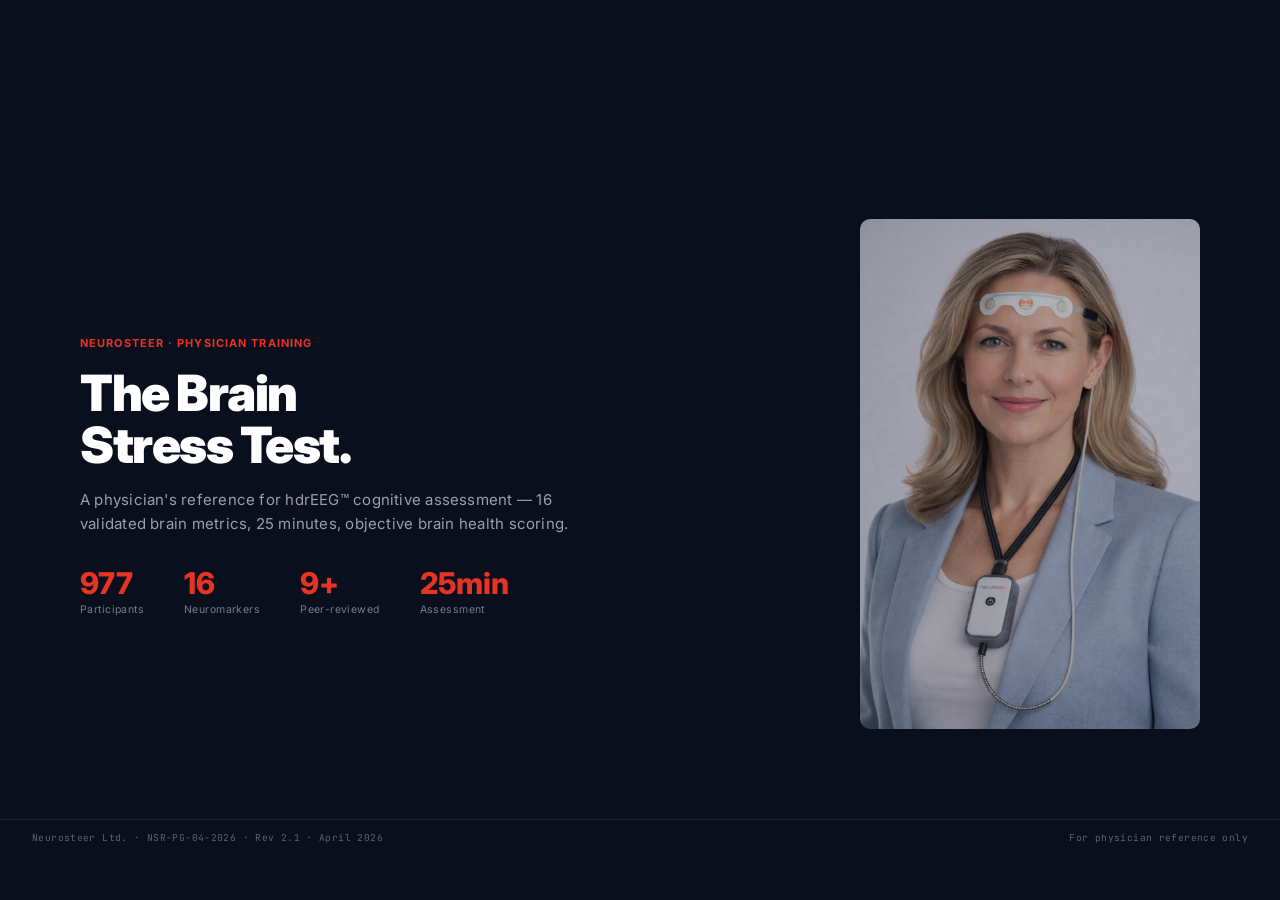
<file: deck.html>
<!doctype html>
<html lang="en">
<head>
<meta charset="utf-8">
<meta name="viewport" content="width=device-width,initial-scale=1">
<title>Neurosteer · Physician Training Deck</title>
<link rel="stylesheet" href="styles.css?v=6">
<style>
/* ═══════ DECK ENGINE ═══════ */
html,body{height:100%;overflow:hidden;background:#0a0f1e;margin:0;padding:0}
.wrap{width:100vw;height:100vh;display:flex;align-items:center;justify-content:center}
.deck{width:1280px;height:720px;position:relative;transform-origin:top left;flex-shrink:0}
.slide{position:absolute;inset:0;display:none;flex-direction:column;overflow:hidden;background:var(--paper)}
.slide.on{display:flex}

/* ─── Slide anatomy ─── */
.slide-hd{height:44px;background:var(--red);display:flex;align-items:center;justify-content:space-between;padding:0 32px;flex-shrink:0}
.slide-logo{height:20px;filter:brightness(0)invert(1)}
.slide-sec{color:rgba(255,255,255,.8);font-size:10px;font-weight:700;letter-spacing:.09em;text-transform:uppercase}
.slide-body{flex:1;min-height:0;overflow:hidden;padding:24px 46px 14px;display:flex;flex-direction:column}
.slide-ft{height:24px;border-top:1px solid var(--hairline);display:flex;align-items:center;justify-content:space-between;padding:0 32px;background:var(--card);flex-shrink:0}
.slide-ft span{font-size:9px;color:var(--stone);letter-spacing:.04em;font-family:var(--f-mono)}

/* ─── Title slide ─── */
.slide-title{background:#0a0f1e}
.title-body{flex:1;display:flex;align-items:center;padding:0 80px;gap:60px}
.title-left{flex:1}
.title-ey{font-size:11px;font-weight:700;letter-spacing:.1em;text-transform:uppercase;color:var(--red);margin-bottom:14px}
.title-h{font-size:50px;font-weight:900;color:#fff;line-height:1.05;letter-spacing:-.03em;margin-bottom:16px}
.title-sub{font-size:15px;color:rgba(255,255,255,.6);line-height:1.6;max-width:500px}
.title-meta{display:flex;gap:40px;margin-top:32px}
.title-mv{font-size:30px;font-weight:800;color:var(--red);line-height:1}
.title-ml{font-size:10.5px;color:rgba(255,255,255,.45);margin-top:4px;letter-spacing:.04em}
.title-right{width:340px}
.title-right img{width:100%;border-radius:10px;opacity:.7}
.title-ft{height:36px;border-top:1px solid rgba(255,255,255,.1);display:flex;align-items:center;justify-content:space-between;padding:0 32px;flex-shrink:0}
.title-ft span{font-size:9.5px;color:rgba(255,255,255,.35);font-family:var(--f-mono);letter-spacing:.04em}

/* ─── chap-inner fills slide-body — critical flex chain fix ─── */
.slide-body .chap-inner{max-width:unset!important;padding:0!important;width:100%;flex:1;display:flex;flex-direction:column;min-height:0}
.slide-body .chap{background:transparent!important;padding:0!important;margin:0!important}
.slide-body .chap-head{margin-bottom:10px;gap:12px;flex-shrink:0}
.slide-body .chap-num{font-size:9.5px;padding:4px 8px}
.slide-body .chap-eyebrow{font-size:9px;margin-bottom:2px}
.slide-body .chap-title{font-size:20px!important;line-height:1.2!important;margin-bottom:0}
.slide-body .lead{font-size:12px;margin-bottom:7px;line-height:1.5;flex-shrink:0}
.slide-body .prose{flex-shrink:0}
.slide-body .prose p{font-size:12px;margin-bottom:6px;line-height:1.5}
.slide-body .rule{margin:10px 0;flex-shrink:0}
.slide-body .rule-2{margin:8px 0;flex-shrink:0}

/* Science two-col rows fill remaining height equally */
.slide-body .two-col.sci-fig,.slide-body .two-col.sci-fig2{flex:1;min-height:0}

/* Metric cards — ensure flex column so figure can grow */
.slide-body .metric-grid-2{gap:10px}
.slide-body .metric-grid-3{gap:9px}
.slide-body .metric-card{padding:10px 12px;gap:5px;display:flex;flex-direction:column}
.slide-body .metric-card-head{margin-bottom:3px;flex-shrink:0}
.slide-body .metric-badge{font-size:10px;padding:2px 6px}
.slide-body .metric-load{font-size:9px}
.slide-body .metric-name{font-size:12px;flex-shrink:0}
.slide-body .metric-tag{font-size:10px;margin-bottom:3px;flex-shrink:0}
.slide-body .metric-desc{font-size:11px;line-height:1.45;flex-shrink:0}
.slide-body .flag-box,.slide-body .rec-box,.slide-body .info-box{font-size:11px;padding:6px 10px;margin-top:5px;line-height:1.45;flex-shrink:0}
.slide-body .flag-label,.slide-body .info-label{font-size:9.5px;margin-bottom:3px}

/* Figures */
.slide-body .figure{margin:5px 0}
.slide-body .metric-card .figure{flex:1;min-height:0;display:flex;align-items:center;justify-content:center;margin:6px 0}
.slide-body .figure-img img{max-height:130px;width:auto;max-width:100%;object-fit:contain;display:block}
.slide-body .metric-card .figure-img img{max-height:160px;width:auto;object-fit:contain}
.slide-body .metric-grid-3 .metric-card .figure-img img{max-height:130px}
.slide-body .figure-caption{font-size:10px;margin-top:3px;line-height:1.4;flex-shrink:0}

/* Science figures — larger */
.sci-fig .figure-img img{max-height:270px!important}
.sci-fig2 .figure-img img{max-height:240px!important}

/* Tables */
.slide-body .datatable{font-size:11px}
.slide-body .datatable th,.slide-body .datatable td{padding:4px 8px}
.slide-body .interp-table td{font-size:11.5px;padding:5px 10px}
.slide-body .interp-table td:first-child{font-size:11px}

/* Assessment steps fill remaining height */
.slide-body .assess-steps{gap:8px;margin-top:12px;flex:1;min-height:0;display:flex;flex-direction:column}
.slide-body .assess-step{padding:9px 14px;flex:1;overflow:hidden}
.slide-body .assess-step-num{font-size:9px}
.slide-body .assess-step-title{font-size:12.5px}
.slide-body .assess-step-desc{font-size:11px;line-height:1.45}

/* Score cards */
.slide-body .score-card{padding:12px 16px;margin-bottom:8px;flex-shrink:0}
.slide-body .score-huge{font-size:34px}
.slide-body .score-meta{gap:2px}
.slide-body .score-label{font-size:10px}
.slide-body .score-name{font-size:13px}
.slide-body .score-desc{font-size:11px}

/* NFB blocks fill remaining height */
.slide-body .nfb-block{padding:12px 16px;flex:1;overflow:hidden;margin-bottom:0}
.slide-body .nfb-block-label{font-size:9.5px}
.slide-body .nfb-block-title{font-size:14px}
.slide-body .nfb-detail p{font-size:11.5px;margin-bottom:5px;line-height:1.45}
.slide-body .nfb-targets{gap:5px;margin-top:8px}
.slide-body .nfb-target{font-size:10px;padding:3px 8px}

/* Patient snapshot */
.slide-body .patient-snap{padding:8px 16px;gap:18px;margin-bottom:10px;flex-shrink:0}
.slide-body .patient-snap-label{font-size:9px}
.slide-body .patient-snap-val{font-size:15px}

/* Grid layouts */
.slide-body .two-col{gap:18px}
.slide-body .three-col{gap:12px}
.slide-body .wide-grid{gap:18px;margin-bottom:10px;flex-shrink:0}

/* Sub-heads */
.slide-body .sub-head{margin-bottom:7px;margin-top:14px}
.slide-body .sub-head-num{font-size:9.5px}
.slide-body .sub-head-title{font-size:13px}

/* Hero section */
.slide-body .hero-headline{font-size:21px!important;line-height:1.2;margin-bottom:8px}
.slide-body .hero-sub{font-size:12px;line-height:1.5}
.slide-body .hero-stats{gap:16px;margin-top:12px}
.slide-body .hero-stat-val{font-size:26px}
.slide-body .hero-stat-label{font-size:9.5px}
.slide-body .hero-glance{padding:12px 16px;font-size:11.5px;line-height:1.5}
.slide-body .hero-glance-label{font-size:9px}
.slide-body .hero-glance-tagline{font-size:13px}
.slide-body .hero-photo-col .figure-img img{max-height:240px!important}
.slide-body .hero-doc-id{font-size:9px;margin-bottom:10px;flex-shrink:0}
.slide-body .hero-grid{gap:24px}

/* Chips */
.slide-body .chip{font-size:10px;padding:2px 7px}
.slide-body .chip-row{gap:5px;margin-bottom:7px;flex-shrink:0}

/* Three-col items (value section) */
.slide-body .three-col h3{font-size:13px;margin-bottom:5px}
.slide-body .three-col p{font-size:11px;line-height:1.45}

/* NFB science table */
.slide-body .datatable.nfb-table td,.slide-body .datatable.nfb-table th{font-size:10.5px;padding:4px 6px}

/* Slide-specific figure overrides */
[data-slide="4"] .two-col .figure-img img{max-height:260px!important}
[data-slide="13"] .sci-fig .figure-img img{max-height:360px!important}
[data-slide="20"] .figure-img img{max-height:230px!important}
</style>
</head>
<body>
<div class="wrap">
<div class="deck" id="deck">

<!-- ═══ S1 · TITLE ═══ -->
<div class="slide slide-title on" data-slide="1">
  <div class="title-body">
    <div class="title-left">
      <div class="title-ey">Neurosteer · Physician Training</div>
      <div class="title-h">The Brain<br>Stress Test.</div>
      <div class="title-sub">A physician's reference for hdrEEG™ cognitive assessment — 16 validated brain metrics, 25 minutes, objective brain health scoring.</div>
      <div class="title-meta">
        <div><div class="title-mv">977</div><div class="title-ml">Participants</div></div>
        <div><div class="title-mv">16</div><div class="title-ml">Neuromarkers</div></div>
        <div><div class="title-mv">9+</div><div class="title-ml">Peer-reviewed</div></div>
        <div><div class="title-mv">25min</div><div class="title-ml">Assessment</div></div>
      </div>
    </div>
    <div class="title-right">
      <img src="assets/figures/hero-fig1.png" alt="Neurosteer hdrEEG assessment">
    </div>
  </div>
  <div class="title-ft">
    <span>Neurosteer Ltd. · NSR-PG-04-2026 · Rev 2.1 · April 2026</span>
    <span>For physician reference only</span>
  </div>
</div>

<!-- ═══ S2 · §0 HERO / OVERVIEW ═══ -->
<div class="slide" data-slide="2">
  <div class="slide-hd">
    <img src="assets/logo.png" class="slide-logo" alt="Neurosteer">
    <span class="slide-sec">§0 · Overview</span>
  </div>
  <div class="slide-body">
    <div class="chap-inner">
      <div class="hero-doc-id" style="display:flex;justify-content:space-between">
        <span>Neurosteer Physician Guide · NSR-PG-04-2026</span>
        <span>Rev. 2.1 · April 2026</span>
      </div>
      <div class="hero-grid" style="display:grid;grid-template-columns:1fr 340px;gap:24px;flex:1;min-height:0">
        <div class="hero-content">
          <span class="chap-eyebrow">Document overview</span>
          <h1 class="hero-headline">The Brain Stress Test. Precision brain health in 25 minutes.</h1>
          <p class="hero-sub">Neurosteer hdrEEG™ delivers <strong>16 validated brain metrics</strong> across 5 clinical profiles in a 25-minute audio-guided assessment — Neural Performance Efficiency, Attention &amp; Stress Reactivity, Working Memory &amp; Task Activation, Physiological Stress, and Behavioral Performance — each measured under real cognitive demand.</p>
          <div class="hero-stats">
            <div class="hero-stat"><div class="hero-stat-val">977</div><div class="hero-stat-label">Participants</div></div>
            <div class="hero-stat"><div class="hero-stat-val">16</div><div class="hero-stat-label">Neuromarkers</div></div>
            <div class="hero-stat"><div class="hero-stat-val">9<span class="u">+</span></div><div class="hero-stat-label">Peer-reviewed</div></div>
            <div class="hero-stat"><div class="hero-stat-val">25<span class="u">min</span></div><div class="hero-stat-label">Assessment</div></div>
          </div>
        </div>
        <div class="hero-photo-col">
          <figure class="figure figure-img"><img src="assets/figures/hero-fig1.png" alt="Patient wearing hdrEEG forehead electrode"></figure>
          <div class="hero-glance">
            <div class="hero-glance-label">At a glance</div>
            <p class="hero-glance-tagline">A cardiac stress test for the brain.</p>
            <p>A single forehead electrode. Audio-guided tasks. Four escalating cognitive load levels. Validated against MMSE, HRV, and salivary cortisol.</p>
          </div>
        </div>
      </div>
    </div>
  </div>
  <div class="slide-ft"><span>NSR-PG-04-2026 · Rev 2.1</span><span>2 / 22</span></div>
</div>

<!-- ═══ S3 · §1 ASSESSMENT ═══ -->
<div class="slide" data-slide="3">
  <div class="slide-hd">
    <img src="assets/logo.png" class="slide-logo" alt="Neurosteer">
    <span class="slide-sec">§1 · The Cognitive Stress Test</span>
  </div>
  <div class="slide-body">
    <div class="chap-inner">
      <div class="chap-head">
        <div class="chap-num">Section<span class="sec-id">1</span></div>
        <div>
          <span class="chap-eyebrow">The Neurosteer Assessment</span>
          <h2 class="chap-title">A cognitive stress test for the brain.</h2>
        </div>
      </div>
      <div class="prose">
        <p class="lead">Just as a resting ECG can miss ischemia that appears only under exercise, a resting EEG misses the cognitive reserve deficits that emerge under demand.</p>
        <p>A single disposable forehead electrode. Audio-guided tasks. A response clicker. Twenty-five minutes to a complete brain health profile.</p>
      </div>
      <div class="assess-steps">
        <div class="assess-step"><div class="assess-step-num">01 · Setup</div><div class="assess-step-title">Single-electrode setup</div><div class="assess-step-desc">One disposable hdrEEG™ electrode strip on the forehead (Fp1–Fp2). No gel, no cap, no preparation. Bluetooth streaming to tablet. Ready in under two minutes.</div></div>
        <div class="assess-step"><div class="assess-step-num">02 · Tasks</div><div class="assess-step-title">Audio-guided cognitive tasks</div><div class="assess-step-desc">The patient listens to musical and verbal cues — "Click when you hear the violin" — and responds with a hand clicker. Tasks escalate from simple detection through demanding 3-back working memory.</div></div>
        <div class="assess-step"><div class="assess-step-num">03 · Analysis</div><div class="assess-step-title">AI pipeline analysis</div><div class="assess-step-desc">A proprietary transformer neural network — trained on 10,000+ EEG sessions — extracts <strong>16 deep-learning neuromarkers</strong> in real time, reflecting brain performance under each cognitive load level.</div></div>
        <div class="assess-step"><div class="assess-step-num">04 · Report</div><div class="assess-step-title">Instant assessment report</div><div class="assess-step-desc">Age-stratified normative scoring, Executive Function Age, flagged neuromarkers with clinical interpretations, and a personalized neurofeedback protocol.</div></div>
      </div>
      <figure class="figure figure-img figure-half" style="margin-top:10px"><img src="assets/figures/assessment-fig1.jpg" alt="Musical Instrument N-Back Recognition Task" style="max-height:80px!important"></figure>
      <div class="figure-caption"><span class="cap-num">Fig 1.1</span>Musical Instrument N-Back Recognition Task — 25-minute assessment protocol.</div>
    </div>
  </div>
  <div class="slide-ft"><span>NSR-PG-04-2026 · Rev 2.1</span><span>3 / 22</span></div>
</div>

<!-- ═══ S4 · §2 EF AGE — CLINICAL ═══ -->
<div class="slide" data-slide="4">
  <div class="slide-hd">
    <img src="assets/logo.png" class="slide-logo" alt="Neurosteer">
    <span class="slide-sec">§2 · Executive Function Age</span>
  </div>
  <div class="slide-body">
    <div class="chap-inner">
      <div class="chap-head">
        <div class="chap-num">Section<span class="sec-id">2</span></div>
        <div>
          <span class="chap-eyebrow">Cognitive profile</span>
          <h2 class="chap-title">Executive Function Age.</h2>
        </div>
      </div>
      <div class="wide-grid" style="display:grid;grid-template-columns:1fr 2fr;gap:18px;margin-bottom:10px">
        <div>
          <div class="chip-row"><span class="chip accent">AI-derived</span><span class="chip">r = 0.85</span><span class="chip">MAE 13.2 yr</span></div>
          <p style="font-size:11px;line-height:1.5;color:var(--slate);font-family:var(--f-mono)"><strong style="color:var(--ink)">Model.</strong> Bias-corrected ElasticNet · 20 behavioral + neural features · Production v2-0-1 · N = 363 healthy.</p>
        </div>
        <div class="prose">
          <p class="lead">Comprehensive health panels track biological age across multiple systems. <strong>Executive Function Age</strong> is the brain's equivalent — an AI-derived estimate of how old the brain is performing today.</p>
        </div>
      </div>
      <hr class="rule">
      <div class="two-col" style="flex:1;min-height:0">
        <div>
          <figure class="figure figure-img"><img src="assets/figures/brain_age_arch_only.png" alt="Executive Function Age example"></figure>
          <div class="figure-caption"><span class="cap-num">Fig 2.1</span>Healthy patient example — EF Age within expected range.</div>
        </div>
        <div>
          <div class="sub-head"><span class="sub-head-num">2.1</span><span class="sub-head-title">Interpretation thresholds</span></div>
          <table class="interp-table">
            <tbody>
              <tr><td>Gap &lt; −7.5 yr</td><td>Performing younger — <strong>positive reserve indicator.</strong></td></tr>
              <tr><td>Gap ± 7.5 yr</td><td>Within expected range for chronological age.</td></tr>
              <tr><td>Gap +7.5 to +15 yr</td><td>Elevated — warrants clinical review.</td></tr>
              <tr><td>Gap &gt; +15 yr</td><td>Significantly elevated — consistent with MCI / dementia.</td></tr>
            </tbody>
          </table>
          <div class="flag-box" style="margin-top:8px">
            <span class="flag-label">⚠ When Gap &gt; 10 years</span>
            Accelerated brain aging. Review all neuromarkers — NE, RT, and Error Rate.
          </div>
          <p style="font-size:11px;line-height:1.5;color:var(--slate);margin-top:8px"><strong style="color:var(--ink)">Longitudinal use.</strong> Executive Function Age responds to neurofeedback. Serial assessments every 3–6 months quantify treatment response.</p>
        </div>
      </div>
    </div>
  </div>
  <div class="slide-ft"><span>NSR-PG-04-2026 · Rev 2.1</span><span>4 / 22</span></div>
</div>

<!-- ═══ S5 · §2 EF AGE — SCIENCE ═══ -->
<div class="slide" data-slide="5">
  <div class="slide-hd">
    <img src="assets/logo.png" class="slide-logo" alt="Neurosteer">
    <span class="slide-sec">§2 · Executive Function Age — Scientific Background</span>
  </div>
  <div class="slide-body">
    <div class="chap-inner">
      <div class="two-col sci-fig">
        <div>
          <figure class="figure figure-img"><img src="assets/figures/brain-age-sci-fig1.png" alt="EF Age model performance — predicted vs chronological age"></figure>
          <div class="figure-caption"><span class="cap-num">Fig 2.2</span>Production model v2-0-1 — r = 0.85 on healthy regression sample.</div>
        </div>
        <div>
          <p class="prose" style="font-size:12px"><strong>Top predictors.</strong> Behavioral features dominate — accuracy and response time account for 4 of the 6 largest coefficients. This makes Executive Function Age a trainable biomarker responsive to neurofeedback.</p>
          <table class="datatable" style="margin-top:10px">
            <thead><tr><th>Group</th><th>Age range</th><th class="num">N</th><th class="num">Mean gap</th></tr></thead>
            <tbody>
              <tr><td>Healthy young</td><td>20–39</td><td class="num">236</td><td class="num">+1.5 yr</td></tr>
              <tr><td>Healthy middle</td><td>40–59</td><td class="num">149</td><td class="num">−3.3 yr</td></tr>
              <tr><td>Healthy older</td><td>60–85</td><td class="num">61</td><td class="num">+1.5 yr</td></tr>
              <tr><td>MCI</td><td>60–85</td><td class="num">85</td><td class="num">+7.0 yr</td></tr>
              <tr><td>Dementia</td><td>60–85</td><td class="num">33</td><td class="num">+16.8 yr</td></tr>
            </tbody>
          </table>
        </div>
      </div>
      <hr class="rule-2">
      <div class="two-col sci-fig2">
        <div>
          <figure class="figure figure-img"><img src="assets/figures/brain-age-sci-fig2.png" alt="EF Age gap by cognitive group — boxplot"></figure>
          <div class="figure-caption"><span class="cap-num">Fig 2.3</span>17-year gradient — Healthy (~0) → MCI (+7.0 yr) → Dementia (+16.8 yr).</div>
        </div>
        <div class="prose">
          <p>The EF Age gap is near-zero across all healthy age groups (20–85), confirming the model is well-calibrated for normal aging. The gap opens only with genuine cognitive impairment.</p>
          <p><strong>Key difference from static biological-age clocks:</strong> Executive Function Age responds to intervention — a measurable treatment target rather than a static prognosis.</p>
          <p style="font-family:var(--f-mono);font-size:10.5px;color:var(--stone);margin-top:8px">Validated at Sourasky Medical Center · Haifa University · Dorot Geriatric Center · Stanford University.</p>
        </div>
      </div>
    </div>
  </div>
  <div class="slide-ft"><span>NSR-PG-04-2026 · Rev 2.1</span><span>5 / 22</span></div>
</div>

<!-- ═══ S6 · §3 NE — CLINICAL ═══ -->
<div class="slide" data-slide="6">
  <div class="slide-hd">
    <img src="assets/logo.png" class="slide-logo" alt="Neurosteer">
    <span class="slide-sec">§3 · Neural Effort (NE)</span>
  </div>
  <div class="slide-body">
    <div class="chap-inner">
      <div class="chap-head">
        <div class="chap-num">Section<span class="sec-id">3</span></div>
        <div>
          <span class="chap-eyebrow">Neural Performance Efficiency Profile</span>
          <h2 class="chap-title">NE — Neural Effort.</h2>
        </div>
      </div>
      <div class="prose">
        <p class="lead">NE measures how much neural resource the brain deploys at each cognitive load level. <strong>Lower NE = more efficient processing.</strong></p>
        <p>Elevated NE reflects compensatory over-recruitment — the brain working harder than necessary — strongly associated with cognitive decline (MMSE r = −0.44 at high load, d = +1.44 vs Mild Dementia).</p>
      </div>
      <div class="metric-grid-3" style="flex:1;min-height:0">
        <article class="metric-card">
          <div class="metric-card-head"><span class="metric-badge">NE</span><span class="metric-load">At Rest</span></div>
          <div class="metric-name">Neural efficiency at rest</div>
          <div class="metric-tag">MMSE r = −0.34</div>
          <figure class="figure figure-img"><img src="assets/figures/nei-fig1.png" alt="NE at rest"></figure>
          <div class="metric-desc">Healthy brain shows low NE at rest — DMN disengaging cleanly. Elevated resting NE indicates chronic compensatory over-recruitment.</div>
          <div class="flag-box"><span class="flag-label">⚠ If elevated</span>Impaired DMN disengagement. Assess for anxiety, sleep disruption, or early decline.</div>
          <div class="rec-box">NFB resting NE reduction · sleep assessment · mindfulness.</div>
        </article>
        <article class="metric-card">
          <div class="metric-card-head"><span class="metric-badge">NE</span><span class="metric-load">Moderate Load</span></div>
          <div class="metric-name">Resource use at moderate demand</div>
          <div class="metric-tag">MMSE r = −0.34</div>
          <figure class="figure figure-img"><img src="assets/figures/nei-fig2.png" alt="NE at mid load"></figure>
          <div class="metric-desc">NE should increase moderately under 1-back tasks. If elevated at rest AND mid-load, the brain has no efficiency reserve left.</div>
          <div class="flag-box"><span class="flag-label">⚠ If elevated</span>Cognitive strain under typical demands — reaching reserve limit.</div>
          <div class="rec-box">NFB targeting NE reduction under moderate load.</div>
        </article>
        <article class="metric-card">
          <div class="metric-card-head"><span class="metric-badge">NE</span><span class="metric-load">High Load</span></div>
          <div class="metric-name">Efficiency under peak demand</div>
          <div class="metric-tag">MMSE r = −0.44 · d = +1.44</div>
          <figure class="figure figure-img"><img src="assets/figures/nei-fig3.png" alt="NE at high load"></figure>
          <div class="metric-desc">Clinical sign: <strong>disproportionate elevation</strong> — the brain working harder but accomplishing less. Strongest MMSE correlate (r = −0.44).</div>
          <div class="flag-box"><span class="flag-label">⚠ If disproportionately elevated</span>Cognitive reserve failure under demand. d = +1.44 vs Mild Dementia.</div>
          <div class="rec-box">High-load NFB · serial 3-month reassessment.</div>
        </article>
      </div>
    </div>
  </div>
  <div class="slide-ft"><span>NSR-PG-04-2026 · Rev 2.1</span><span>6 / 22</span></div>
</div>

<!-- ═══ S7 · §3 NE — SCIENCE ═══ -->
<div class="slide" data-slide="7">
  <div class="slide-hd">
    <img src="assets/logo.png" class="slide-logo" alt="Neurosteer">
    <span class="slide-sec">§3 · Neural Effort — Scientific Background</span>
  </div>
  <div class="slide-body">
    <div class="chap-inner">
      <div class="two-col sci-fig">
        <div>
          <figure class="figure figure-img"><img src="assets/figures/nei-sci-fig1.png" alt="NE load response by cognitive group"></figure>
          <div class="figure-caption"><span class="cap-num">Fig 3.4</span>Between-group gap widens at high load — reserve deficit only visible under demand.</div>
        </div>
        <div>
          <table class="datatable">
            <thead><tr><th>Condition</th><th class="num">Healthy</th><th class="num">MCI</th><th class="num">Dementia</th><th class="num">d (H/D)</th></tr></thead>
            <tbody>
              <tr><td>NE Rest</td><td class="num">72.1 ± 8.5</td><td class="num">76.3 ± 9.1</td><td class="num">79.6 ± 11.2</td><td class="num">+0.91</td></tr>
              <tr><td>NE Mid</td><td class="num">78.1 ± 7.4</td><td class="num">82.0 ± 8.0</td><td class="num">89.0 ± 7.7</td><td class="num">+1.27</td></tr>
              <tr><td>NE High</td><td class="num">76.0 ± 8.1</td><td class="num">82.0 ± 8.9</td><td class="num">88.1 ± 8.5</td><td class="num">+1.44</td></tr>
            </tbody>
          </table>
          <p style="font-size:11.5px;line-height:1.55;color:var(--slate);margin-top:10px"><strong style="color:var(--ink)">Published validation.</strong> First validated at Dorot Geriatric Center (N = 82). A two-study meta-analysis (N = 349) confirmed sensitivity of <strong>0.90</strong> for cognitive decline detection (Molcho et al., 2025, Nature Scientific Reports).</p>
        </div>
      </div>
      <hr class="rule-2">
      <div class="two-col sci-fig2">
        <div>
          <figure class="figure figure-img"><img src="assets/figures/nei-sci-fig2.png" alt="NE × MMSE correlation scatter"></figure>
          <div class="figure-caption"><span class="cap-num">Fig 3.5</span>Correlation strengthens with cognitive demand — highest at peak load.</div>
        </div>
        <div>
          <figure class="figure figure-img"><img src="assets/figures/nei-sci-fig3.png" alt="NE × cortisol coupling"></figure>
          <div class="figure-caption"><span class="cap-num">Fig 3.6</span>Chronic cortisol suppresses acute recruitment — blunted compensation under stress-axis overload.</div>
          <div class="info-box" style="margin-top:8px"><span class="info-label">Clinical implication</span>Elevated NE with high pre-session cortisol = neural system under chronic stress. Interpret EEG and endocrine panel together.</div>
        </div>
      </div>
    </div>
  </div>
  <div class="slide-ft"><span>NSR-PG-04-2026 · Rev 2.1</span><span>7 / 22</span></div>
</div>

<!-- ═══ S8 · §4 TBR & BAR — CLINICAL ═══ -->
<div class="slide" data-slide="8">
  <div class="slide-hd">
    <img src="assets/logo.png" class="slide-logo" alt="Neurosteer">
    <span class="slide-sec">§4 · TBR &amp; BAR</span>
  </div>
  <div class="slide-body">
    <div class="chap-inner">
      <div class="chap-head">
        <div class="chap-num">Section<span class="sec-id">4</span></div>
        <div>
          <span class="chap-eyebrow">Attention &amp; Stress Reactivity Profile</span>
          <h2 class="chap-title">TBR &amp; BAR — attention and stress.</h2>
        </div>
      </div>
      <div class="prose">
        <p class="lead"><strong>TBR</strong> measures attentional regulation — dual-sided: elevated (poor control) and very low (neurodegenerative disruption) are both flagged.</p>
        <p><strong>BAR</strong> measures cortical stress reactivity at high load — the only Neurosteer neuromarker directly validated against salivary cortisol (r = −0.42) and strongest MMSE correlate (r = −0.50).</p>
      </div>
      <div class="metric-grid-2" style="flex:1;min-height:0">
        <article class="metric-card">
          <div class="metric-card-head"><span class="metric-badge">TBR</span><span class="metric-load">Low Load</span></div>
          <div class="metric-name">Theta / Beta balance</div>
          <div class="metric-tag">MMSE r = +0.48 · d = −0.93</div>
          <figure class="figure figure-img"><img src="assets/figures/tbr-bar-fig1.png" alt="TBR normative gauge"></figure>
          <div class="metric-desc">In healthy attentive brains, beta dominates during cognitive tasks. Theta dominance signals low-focus, internally-directed state — reduced sustained engagement.</div>
          <div class="flag-box"><span class="flag-label">⚠ Dual-sided flag</span><strong>HIGH TBR:</strong> attentional dysregulation — ADHD / fatigue / chronic stress (d = −0.93 vs Dementia).<br><strong>LOW TBR:</strong> neurodegenerative disruption — warrants neuropsychological evaluation.</div>
          <div class="rec-box">High → TBR-reduction NFB. Low → formal MoCA &amp; rule out dementia.</div>
        </article>
        <article class="metric-card">
          <div class="metric-card-head"><span class="metric-badge">BAR</span><span class="metric-load">High Load</span></div>
          <div class="metric-name">Beta / Alpha ratio · cortisol-validated</div>
          <div class="metric-tag">MMSE r = −0.50 · cortisol r = −0.42</div>
          <figure class="figure figure-img"><img src="assets/figures/tbr-bar-fig2.png" alt="BAR stress reactivity under high load"></figure>
          <div class="metric-desc">BAR captures the alpha-dominant relaxation → beta-dominant arousal shift under cognitive challenge. Only Neurosteer neuromarker with direct endocrine validation — r = −0.42 with pre-session cortisol (N ≈ 40).</div>
          <div class="flag-box"><span class="flag-label">⚠ If elevated</span>Cortisol-validated stress over-reactivity. Assess for anxiety disorder, chronic stress, or HPA-axis dysregulation.</div>
          <div class="rec-box">BAR-reduction NFB · HRV biofeedback · stress-axis workup.</div>
        </article>
      </div>
    </div>
  </div>
  <div class="slide-ft"><span>NSR-PG-04-2026 · Rev 2.1</span><span>8 / 22</span></div>
</div>

<!-- ═══ S9 · §4 TBR & BAR — SCIENCE ═══ -->
<div class="slide" data-slide="9">
  <div class="slide-hd">
    <img src="assets/logo.png" class="slide-logo" alt="Neurosteer">
    <span class="slide-sec">§4 · TBR &amp; BAR — Scientific Background</span>
  </div>
  <div class="slide-body">
    <div class="chap-inner">
      <div class="two-col sci-fig">
        <div>
          <figure class="figure figure-img"><img src="assets/figures/tbr-bar-sci-fig1.png" alt="Cohen's d across all neuromarkers bar chart"></figure>
          <div class="figure-caption"><span class="cap-num">Fig 4.3</span>BAR and RT produce the largest group separations — both exceeding d = 1.0.</div>
        </div>
        <div>
          <p style="font-size:12px;line-height:1.55;color:var(--slate)"><strong style="color:var(--ink)">TBR neurophysiology.</strong> Theta (4–8 Hz) is generated by hippocampal-cortical circuits — among the first systems disrupted in neurodegeneration. Very low TBR in older adults reflects disrupted theta-generating circuits — validated as a marker of cognitive decline (MMSE r = +0.48).</p>
          <p style="font-size:12px;line-height:1.55;color:var(--slate);margin-top:8px"><strong style="color:var(--ink)">BAR endocrine validation.</strong> Validated in a naturalistic outdoor setting (N = 101) where beta-dominated components were selectively activated by acute startle (Maimon et al., 2026). A neurological dissociation study (N = 68) confirmed Beta/Gamma activity is specifically elevated by stress but not cognitive demand alone.</p>
        </div>
      </div>
      <hr class="rule-2">
      <div class="two-col sci-fig2">
        <div>
          <figure class="figure figure-img"><img src="assets/figures/tbr-bar-sci-fig2.png" alt="Step-wise deterioration boxplots NE TBR BAR"></figure>
          <div class="figure-caption"><span class="cap-num">Fig 4.4</span>Step-wise progression across the cognitive-decline continuum.</div>
        </div>
        <div>
          <table class="datatable">
            <thead><tr><th>Metric</th><th class="num">MMSE r</th><th class="num">Cohen's d</th><th class="num">N</th></tr></thead>
            <tbody>
              <tr><td>BAR Low</td><td class="num">−0.504</td><td class="num">+1.07</td><td class="num">329</td></tr>
              <tr><td>BAR High</td><td class="num">−0.393</td><td class="num">+1.13</td><td class="num">250</td></tr>
              <tr><td>TBR Low</td><td class="num">+0.478</td><td class="num">−0.93</td><td class="num">329</td></tr>
              <tr><td>TBR High</td><td class="num">+0.368</td><td class="num">−0.85</td><td class="num">250</td></tr>
            </tbody>
          </table>
          <p style="font-family:var(--f-mono);font-size:10px;color:var(--stone);margin-top:8px;line-height:1.6">N per row reflects paired sessions. Total unique participants N = 977.</p>
        </div>
      </div>
    </div>
  </div>
  <div class="slide-ft"><span>NSR-PG-04-2026 · Rev 2.1</span><span>9 / 22</span></div>
</div>

<!-- ═══ S10 · §5 CA & ME — CLINICAL ═══ -->
<div class="slide" data-slide="10">
  <div class="slide-hd">
    <img src="assets/logo.png" class="slide-logo" alt="Neurosteer">
    <span class="slide-sec">§5 · CA &amp; ME</span>
  </div>
  <div class="slide-body">
    <div class="chap-inner">
      <div class="chap-head">
        <div class="chap-num">Section<span class="sec-id">5</span></div>
        <div>
          <span class="chap-eyebrow">Working Memory &amp; Task Activation Profile</span>
          <h2 class="chap-title">CA &amp; ME — the dual-catecholamine profile.</h2>
        </div>
      </div>
      <div class="prose">
        <p class="lead"><strong>CA (Cognitive Alertness)</strong> reflects noradrenergic cognitive alertness — the brain's rest-to-task engagement transition, absent in both Mild Dementia and F-DOPA+ Parkinson's.</p>
        <p><strong>ME (Memory Engagement)</strong> tracks the working memory network's ramp-up under increasing demand — an individual cognitive style marker with the strongest high-load cortisol correlation (r = +0.40).</p>
      </div>
      <div class="metric-grid-3" style="flex:1;min-height:0">
        <article class="metric-card">
          <div class="metric-card-head"><span class="metric-badge">CA</span><span class="metric-load">Low Load</span></div>
          <div class="metric-name">Noradrenergic task-readiness</div>
          <div class="metric-tag">MMSE r = +0.23</div>
          <figure class="figure figure-img"><img src="assets/figures/slider_L1LoCog.png" alt="CA rest→task activation by group"></figure>
          <div class="metric-desc">Healthy brains show a clear rest → task increase (+4.23 units, p &lt; 0.001). Absent activation is the hallmark — present in both Mild Dementia and F-DOPA+ Parkinson's — pointing to shared locus coeruleus neurodegeneration.</div>
          <div class="flag-box"><span class="flag-label">⚠ If below P5 (age-adjusted)</span>LC-NE alertness deficit. In patients ≥ 65: neurological evaluation for early Parkinson's or prodromal dementia.</div>
          <div class="rec-box">CA activation NFB · alertness engagement training.</div>
        </article>
        <article class="metric-card">
          <div class="metric-card-head"><span class="metric-badge">ME</span><span class="metric-load">High Load</span></div>
          <div class="metric-name">WM network engagement</div>
          <div class="metric-tag">cortisol r = +0.40</div>
          <figure class="figure figure-img"><img src="assets/figures/slider_VC9HiCog.png" alt="ME under 2-back 3-back load"></figure>
          <div class="metric-desc">ME measures WM network activity during demanding tasks. An individual cognitive fingerprint — not a group-discriminating marker. Stronger ME engagement predicts faster responses and higher post-session cortisol.</div>
          <div class="info-box"><span class="info-label">Individual marker</span>Most valuable for longitudinal tracking — within-subject changes across sessions reveal WM-network response to NFB.</div>
        </article>
        <article class="metric-card">
          <div class="metric-card-head"><span class="metric-badge">ME</span><span class="metric-load">Rest-to-Task Δ</span></div>
          <div class="metric-name">WM mobilization (high − low)</div>
          <figure class="figure figure-img"><img src="assets/figures/slider_VC9Diff.png" alt="ΔME working memory engagement distribution"></figure>
          <div class="metric-desc">The ramp-up from low to high demand. Flat ΔME signals limited working-memory mobilization capacity — a trainable target for within-session NFB protocols.</div>
          <div class="rec-box">Track serially · pair with CA to classify engagement pattern.</div>
        </article>
      </div>
    </div>
  </div>
  <div class="slide-ft"><span>NSR-PG-04-2026 · Rev 2.1</span><span>10 / 22</span></div>
</div>

<!-- ═══ S11 · §5 CA & ME — SCIENCE ═══ -->
<div class="slide" data-slide="11">
  <div class="slide-hd">
    <img src="assets/logo.png" class="slide-logo" alt="Neurosteer">
    <span class="slide-sec">§5 · CA &amp; ME — Scientific Background</span>
  </div>
  <div class="slide-body">
    <div class="chap-inner">
      <div class="two-col sci-fig">
        <div>
          <figure class="figure figure-img"><img src="assets/figures/tai-sci-fig1.png" alt="CA rest-to-task activation by group — Healthy, MCI, Mild Dementia, F-DOPA+ Parkinson's"></figure>
          <div class="figure-caption"><span class="cap-num">Fig 5.4</span>CA activation at rest and high load: Healthy (+4.23, p&lt;0.001) · MCI (+3.51, p=0.005) · Mild Dementia (+0.51, ns) · F-DOPA+ Parkinson's (+0.17, ns). Convergent LC-NE degeneration.</div>
        </div>
        <div>
          <table class="datatable">
            <thead><tr><th>Group</th><th class="num">n</th><th class="num">Rest→High</th><th class="num">p</th></tr></thead>
            <tbody>
              <tr><td>Healthy</td><td class="num">179</td><td class="num">+4.23</td><td class="num">&lt; 0.001 ***</td></tr>
              <tr><td>MCI</td><td class="num">53</td><td class="num">+3.51</td><td class="num">0.005 **</td></tr>
              <tr><td>Mild Dementia</td><td class="num">16</td><td class="num">+0.51</td><td class="num">ns</td></tr>
              <tr><td>F-DOPA+ PD</td><td class="num">24</td><td class="num">+0.17</td><td class="num">ns</td></tr>
            </tbody>
          </table>
          <p style="font-size:12px;line-height:1.55;color:var(--slate);margin-top:10px"><strong style="color:var(--ink)">Parkinson's detection.</strong> CA (with NE) discriminates F-DOPA+ from F-DOPA− — enabling early Parkinson's screening with single-channel hdrEEG™ (Molcho et al., 2023).</p>
        </div>
      </div>
      <hr class="rule-2">
      <div class="two-col sci-fig2">
        <div>
          <figure class="figure figure-img"><img src="assets/figures/wei-sci-fig1.png" alt="CA × ME 2D quadrant plot"></figure>
          <div class="figure-caption"><span class="cap-num">Fig 5.5</span>CA (noradrenergic gating) × ME (dopaminergic tuning) — a 2D engagement-style map.</div>
        </div>
        <div class="prose">
          <p><strong>CA (noradrenergic).</strong> Gates task engagement. Does their brain activate when tasks begin?</p>
          <p><strong>ME (dopaminergic hypothesis).</strong> Tunes working memory capacity. How hard does the WM network work under maximum demand?</p>
          <p><strong>Low CA but normal ME:</strong> engagement / initiation problem — brain can work when engaged but struggles to switch on. <strong>Low ME with normal CA:</strong> working memory capacity constraint.</p>
        </div>
      </div>
    </div>
  </div>
  <div class="slide-ft"><span>NSR-PG-04-2026 · Rev 2.1</span><span>11 / 22</span></div>
</div>

<!-- ═══ S12 · §6 AS & SR — CLINICAL ═══ -->
<div class="slide" data-slide="12">
  <div class="slide-hd">
    <img src="assets/logo.png" class="slide-logo" alt="Neurosteer">
    <span class="slide-sec">§6 · AS &amp; SR — Physiological Stress</span>
  </div>
  <div class="slide-body">
    <div class="chap-inner">
      <div class="chap-head">
        <div class="chap-num">Section<span class="sec-id">6</span></div>
        <div>
          <span class="chap-eyebrow">Physiological Stress Profile</span>
          <h2 class="chap-title">AS &amp; SR — physiological stress.</h2>
        </div>
      </div>
      <div class="prose">
        <p class="lead"><strong>AS (Autonomic Stress)</strong> is the most physiologically grounded Neurosteer neuromarker — validated directly against HRV (PNN50 r = −0.34, SDNN r = −0.24, n = 75). It bridges EEG and cardiology.</p>
        <p><strong>SR (Stress Reactivity)</strong> captures the acute stress reaction during peak cognitive demand — a pure stress-reactivity index, dissociated from cognitive function.</p>
      </div>
      <div class="metric-grid-2" style="flex:1;min-height:0">
        <article class="metric-card">
          <div class="metric-card-head"><span class="metric-badge">AS</span><span class="metric-load">At Rest</span></div>
          <div class="metric-name">HRV-validated resting stress</div>
          <div class="metric-tag">PNN50 r = −0.34 · SDNN r = −0.24</div>
          <figure class="figure figure-img"><img src="assets/figures/rsi-lsr-fig1.png" alt="Autonomic Stress at rest normative scale"></figure>
          <div class="metric-desc">Higher AS = higher sympathetic arousal = lower HRV = reduced stress resilience. Does NOT discriminate cognitive groups (d = −0.15) — a <strong>pure autonomic stress index</strong> independent of cognitive function.</div>
          <div class="info-box"><span class="info-label">Informational metric</span>AS does not contribute to the cognitive decline score. Elevated AS with normal cognitive metrics may reflect test anxiety or chronic stress.</div>
          <div class="rec-box">AS NFB · HRV biofeedback (6 breaths/min) · sleep hygiene · GAD-7 if AS &gt; 70.</div>
        </article>
        <article class="metric-card">
          <div class="metric-card-head"><span class="metric-badge">SR</span><span class="metric-load">High Load</span></div>
          <div class="metric-name">Stress response under demand</div>
          <div class="metric-tag">MMSE r = −0.09 · d = +0.13</div>
          <figure class="figure figure-img"><img src="assets/figures/slider_T2HiCog.png" alt="Load Stress Response SR under high load"></figure>
          <div class="metric-desc">SR captures the transformer model's assessment of physiological stress during 2-back and 3-back tasks. Negatively correlates with self-reported calmness under high load.</div>
          <div class="info-box"><span class="info-label">Informational only</span>Elevated SR under high load = stress system over-responds during challenge. Dissociates from AS in the two-tier neural stress hierarchy.</div>
        </article>
      </div>
    </div>
  </div>
  <div class="slide-ft"><span>NSR-PG-04-2026 · Rev 2.1</span><span>12 / 22</span></div>
</div>

<!-- ═══ S13 · §6 AS & SR — SCIENCE ═══ -->
<div class="slide" data-slide="13">
  <div class="slide-hd">
    <img src="assets/logo.png" class="slide-logo" alt="Neurosteer">
    <span class="slide-sec">§6 · AS — HRV-Coupling Evidence</span>
  </div>
  <div class="slide-body">
    <div class="chap-inner">
      <div class="two-col" style="flex:1;min-height:0">
        <div class="sci-fig">
          <figure class="figure figure-img"><img src="assets/figures/rsi-sci-fig1.png" alt="AS × PNN50 / RMSSD scatter"></figure>
          <div class="figure-caption"><span class="cap-num">Fig 6.3</span>Cross-modal validation: prefrontal hdrEEG™ maps onto autonomic HRV.</div>
        </div>
        <div>
          <table class="datatable" style="margin-bottom:14px">
            <thead><tr><th>HRV metric</th><th class="num">r with AS</th><th class="num">p</th><th class="num">N</th></tr></thead>
            <tbody>
              <tr><td>PNN50 (parasympathetic)</td><td class="num">−0.34</td><td class="num">0.003</td><td class="num">75</td></tr>
              <tr><td>SDNN (overall HRV)</td><td class="num">−0.24</td><td class="num">0.040</td><td class="num">75</td></tr>
            </tbody>
          </table>
          <div class="info-box">
            <span class="info-label">Clinical implication</span>
            A patient with low HRV and elevated AS has convergent autonomic dysregulation evidence from two independent measurement modalities — a stronger clinical signal than either alone.
          </div>
          <div style="margin-top:20px" class="prose">
            <p><strong>Cross-modal significance.</strong> AS is the only EEG marker to be cross-validated against a standard cardiology metric (HRV). The coupling demonstrates that Neurosteer's hdrEEG™ prefrontal signal captures genuine autonomic regulation — not an artifact.</p>
            <p>This positions the Neurosteer assessment as a bridge between neurology and cardiology in the same 25-minute session.</p>
          </div>
        </div>
      </div>
    </div>
  </div>
  <div class="slide-ft"><span>NSR-PG-04-2026 · Rev 2.1</span><span>13 / 22</span></div>
</div>

<!-- ═══ S14 · §7 RT & ERROR — CLINICAL ═══ -->
<div class="slide" data-slide="14">
  <div class="slide-hd">
    <img src="assets/logo.png" class="slide-logo" alt="Neurosteer">
    <span class="slide-sec">§7 · RT &amp; Error Rate</span>
  </div>
  <div class="slide-body">
    <div class="chap-inner">
      <div class="chap-head">
        <div class="chap-num">Section<span class="sec-id">7</span></div>
        <div>
          <span class="chap-eyebrow">Behavioral Performance Profile</span>
          <h2 class="chap-title">RT &amp; Error Rate — the behavioral signal.</h2>
        </div>
      </div>
      <div class="prose">
        <p class="lead">Behavioral performance during the hdrEEG™ assessment produces strong group separation across the cognitive-decline continuum.</p>
        <p>RT at low load achieves d = 1.44 and MMSE r = −0.46. Patients press a response clicker during each task; accuracy and response time are recorded continuously and averaged per cognitive load level.</p>
      </div>
      <div class="metric-grid-2" style="flex:1;min-height:0">
        <article class="metric-card">
          <div class="metric-card-head"><span class="metric-badge">RT</span><span class="metric-load">Low Load</span></div>
          <div class="metric-name">Processing speed at baseline</div>
          <div class="metric-tag">MMSE r = −0.46 · d = +1.44</div>
          <figure class="figure figure-img"><img src="assets/figures/slider_RTLoCog.png" alt="Reaction time normative bands by load level"></figure>
          <div class="metric-desc">RT during simple digit-detection tasks reflects baseline neural processing speed. Slowing above 2500 ms indicates significant cognitive impairment.</div>
          <div class="flag-box"><span class="flag-label">⚠ If &gt; P80 (2348 ms)</span>Reduced processing speed (d = 1.44). Often co-occurs with elevated NE and reduced CA.</div>
        </article>
        <article class="metric-card">
          <div class="metric-card-head"><span class="metric-badge">Error</span><span class="metric-load">Low Load</span></div>
          <div class="metric-name">Accuracy at baseline tasks</div>
          <div class="metric-tag">MMSE r = −0.387 · d = +1.24</div>
          <figure class="figure figure-img"><img src="assets/figures/slider_ErrorLoCog.png" alt="Error rate by cognitive group"></figure>
          <div class="metric-desc">Healthy adults make almost no errors on simple detection (mean 5.4%). Mild Dementia patients make errors on trivially easy tasks 24.8% of the time — <strong>a 5-fold increase.</strong></div>
          <div class="flag-box"><span class="flag-label">⚠ If &gt; P80 (5.9%)</span>Attentional lapses during easy tasks — clinically significant. Rule out ADHD, fatigue, medication. Combine with NE and TBR to determine cause.</div>
        </article>
      </div>
    </div>
  </div>
  <div class="slide-ft"><span>NSR-PG-04-2026 · Rev 2.1</span><span>14 / 22</span></div>
</div>

<!-- ═══ S15 · §7 RT & ERROR — SCIENCE ═══ -->
<div class="slide" data-slide="15">
  <div class="slide-hd">
    <img src="assets/logo.png" class="slide-logo" alt="Neurosteer">
    <span class="slide-sec">§7 · RT &amp; Error — Scientific Background</span>
  </div>
  <div class="slide-body">
    <div class="chap-inner">
      <div class="two-col sci-fig">
        <div>
          <figure class="figure figure-img"><img src="assets/figures/rt-sci-fig1.png" alt="RT and Error by load group"></figure>
          <div class="figure-caption"><span class="cap-num">Fig 7.3</span>Group separation across load conditions — Low and High load.</div>
        </div>
        <div>
          <table class="datatable">
            <thead><tr><th>Metric</th><th class="num">Healthy</th><th class="num">MCI</th><th class="num">Dementia</th><th class="num">d</th></tr></thead>
            <tbody>
              <tr><td>RT Low (ms)</td><td class="num">1945 ± 858</td><td class="num">2712 ± 1299</td><td class="num">3537 ± 1478</td><td class="num">+1.44</td></tr>
              <tr><td>RT High (ms)</td><td class="num">1841 ± 452</td><td class="num">2162 ± 584</td><td class="num">2580 ± 708</td><td class="num">+0.96</td></tr>
              <tr><td>Error Low (%)</td><td class="num">5.4 ± 10.1</td><td class="num">12.5 ± 15.4</td><td class="num">24.8 ± 18.3</td><td class="num">+1.24</td></tr>
              <tr><td>Error High (%)</td><td class="num">23.1 ± 11.6</td><td class="num">25.2 ± 13.8</td><td class="num">38.1 ± 15.2</td><td class="num">+1.23</td></tr>
            </tbody>
          </table>
        </div>
      </div>
      <hr class="rule-2">
      <div class="two-col sci-fig2">
        <div>
          <figure class="figure figure-img"><img src="assets/figures/rt-sci-fig2.png" alt="RT / Error × MMSE scatter"></figure>
          <div class="figure-caption"><span class="cap-num">Fig 7.4</span>Both behavioral signals predict MMSE independently of EEG markers. RT r = −0.42, Error r = −0.37.</div>
        </div>
        <div class="prose">
          <p><strong>Real-world implications.</strong> Patients with slow RT and elevated error rates at low load are struggling with tasks that should be effortless — making errors in simple daily activities long before these difficulties are visible in clinic.</p>
          <p>These behavioral signals are captured automatically during the assessment without any additional testing, and are often the most intuitively interpretable finding in the report.</p>
        </div>
      </div>
    </div>
  </div>
  <div class="slide-ft"><span>NSR-PG-04-2026 · Rev 2.1</span><span>15 / 22</span></div>
</div>

<!-- ═══ S16 · §8 LIVE VISUALIZATION ═══ -->
<div class="slide" data-slide="16">
  <div class="slide-hd">
    <img src="assets/logo.png" class="slide-logo" alt="Neurosteer">
    <span class="slide-sec">§8 · Live Visualization</span>
  </div>
  <div class="slide-body">
    <div class="chap-inner">
      <div class="chap-head">
        <div class="chap-num">Section<span class="sec-id">8</span></div>
        <div>
          <span class="chap-eyebrow">hdrEEG™ Live Visualization</span>
          <h2 class="chap-title">Second-by-second brain activity.</h2>
        </div>
      </div>
      <div class="prose">
        <p class="lead">The full session timeline — second by second — with shaded phase blocks marking Instructions · Rest · Low Load · High Load.</p>
        <p>Each shaded phase is a block of fixed difficulty. Brief transient fluctuations should be interpreted relative to the smoothed within-block trend.</p>
      </div>
      <div style="display:grid;grid-template-columns:1fr 1fr;gap:16px;flex:1;min-height:0">
        <div>
          <figure class="figure figure-img"><img src="assets/figures/sbs-fig1.png" alt="Second-by-second qEEG 5-band panels" style="max-height:242px!important"></figure>
          <div class="figure-caption"><span class="cap-num">Fig 8.1</span>Delta · Theta · Alpha · Beta · Gamma — each band independently scaled.</div>
        </div>
        <div>
          <figure class="figure figure-img"><img src="assets/figures/sbs-fig2.png" alt="Neuromarker 5-panel timeline" style="max-height:242px!important"></figure>
          <div class="figure-caption"><span class="cap-num">Fig 8.2</span>Each neuromarker shown in its own panel, scaled to the individual session range.</div>
          <table class="interp-table" style="margin-top:10px">
            <tbody>
              <tr><td>Clean step-changes</td><td>Shifts in activity when difficulty increases — patient engaging.</td></tr>
              <tr><td>Late-session drift</td><td>Visible fatigue — may affect high-load metric interpretation.</td></tr>
              <tr><td>Technical quality</td><td>Sudden spikes or flat segments indicate artifact periods.</td></tr>
            </tbody>
          </table>
        </div>
      </div>
    </div>
  </div>
  <div class="slide-ft"><span>NSR-PG-04-2026 · Rev 2.1</span><span>16 / 22</span></div>
</div>

<!-- ═══ S17 · §9 SCORING & SUMMARY ═══ -->
<div class="slide" data-slide="17">
  <div class="slide-hd">
    <img src="assets/logo.png" class="slide-logo" alt="Neurosteer">
    <span class="slide-sec">§9 · Scoring &amp; Summary</span>
  </div>
  <div class="slide-body">
    <div class="chap-inner">
      <div class="chap-head">
        <div class="chap-num">Section<span class="sec-id">9</span></div>
        <div>
          <span class="chap-eyebrow">Results Summary — Report Pages 5–6</span>
          <h2 class="chap-title">Results summary &amp; scoring.</h2>
        </div>
      </div>
      <p class="lead">All 14 scored metrics consolidated into a single scoring table. Each metric receives 3 Optimal · 2 Typical · 1 Borderline · 0 Atypical based on age-stratified normative ranges. <strong>Maximum total: 42.</strong></p>
      <div class="two-col" style="flex:1;min-height:0">
        <div>
          <div class="score-card healthy">
            <div class="score-huge">34<span class="of"> / 42</span></div>
            <div class="score-meta">
              <span class="score-label">Healthy patient</span>
              <span class="score-name">Typical profile</span>
              <span class="score-desc">Minor deviations only — monitor longitudinally.</span>
            </div>
          </div>
          <figure class="figure figure-img"><img src="assets/figures/summary-fig1.png" alt="Healthy patient scorecard" style="max-height:160px!important"></figure>
        </div>
        <div>
          <div class="score-card flagged">
            <div class="score-huge">11<span class="of"> / 42</span></div>
            <div class="score-meta">
              <span class="score-label">Abnormal patient</span>
              <span class="score-name">Atypical profile</span>
              <span class="score-desc">Outside healthy range — neuropsychological evaluation indicated.</span>
            </div>
          </div>
          <figure class="figure figure-img"><img src="assets/figures/summary-fig2.png" alt="Abnormal patient scorecard" style="max-height:160px!important"></figure>
        </div>
      </div>
      <div class="two-col" style="margin-top:10px">
        <div>
          <div class="sub-head"><span class="sub-head-num">9.1</span><span class="sub-head-title">Score per metric</span></div>
          <table class="interp-table">
            <tbody>
              <tr><td>3 — Optimal</td><td>Top normative range for the patient's age group.</td></tr>
              <tr><td>2 — Typical</td><td>Within healthy reference range.</td></tr>
              <tr><td>1 — Borderline</td><td>Approaching the boundary — monitor at next assessment.</td></tr>
              <tr><td>0 — Atypical</td><td>Outside healthy range — clinically flagged.</td></tr>
            </tbody>
          </table>
        </div>
        <div>
          <div class="sub-head"><span class="sub-head-num">9.2</span><span class="sub-head-title">Total score → clinical action</span></div>
          <table class="interp-table">
            <tbody>
              <tr><td>38 – 42</td><td>Optimal — all metrics in healthy range.</td></tr>
              <tr><td>28 – 37</td><td>Typical — minor deviations, monitor longitudinally.</td></tr>
              <tr><td>18 – 27</td><td>Borderline — clinical review and NFB consideration.</td></tr>
              <tr><td>&lt; 18</td><td>Atypical — neuropsychological evaluation recommended.</td></tr>
            </tbody>
          </table>
        </div>
      </div>
    </div>
  </div>
  <div class="slide-ft"><span>NSR-PG-04-2026 · Rev 2.1</span><span>17 / 22</span></div>
</div>

<!-- ═══ S18 · §10 FLAGGED PROFILES ═══ -->
<div class="slide" data-slide="18">
  <div class="slide-hd">
    <img src="assets/logo.png" class="slide-logo" alt="Neurosteer">
    <span class="slide-sec">§10 · Flagged Profiles</span>
  </div>
  <div class="slide-body">
    <div class="chap-inner">
      <div class="chap-head">
        <div class="chap-num">Section<span class="sec-id">10</span></div>
        <div>
          <span class="chap-eyebrow">Flagged Neuromarkers — Clinical Summary</span>
          <h2 class="chap-title">Out-of-range clinical profiles.</h2>
        </div>
      </div>
      <p class="lead">When neuromarkers fall outside age-adjusted normative ranges, the report displays gauge cards with clinical interpretation. Example: 56-year-old male · 4 flagged neuromarkers · score 20 / 42.</p>
      <div class="patient-snap">
        <div><div class="patient-snap-label">Age / Sex</div><div class="patient-snap-val">56 / M</div></div>
        <div><div class="patient-snap-label">EF Age Gap</div><div class="patient-snap-val flag">+14 yr</div></div>
        <div><div class="patient-snap-label">Flagged</div><div class="patient-snap-val">NE · TBR · AS · BAR</div></div>
        <div><div class="patient-snap-label">Score</div><div class="patient-snap-val flag">20 / 42</div></div>
        <div><div class="patient-snap-label">Protocol</div><div class="patient-snap-val">20 sessions</div></div>
      </div>
      <div style="display:grid;grid-template-columns:1fr 1fr;gap:10px;flex:1;min-height:0;margin-top:4px">
        <article class="metric-card">
          <div class="metric-card-head"><span class="metric-badge">NE</span><span class="metric-load">At Rest</span></div>
          <figure class="figure figure-img"><img src="assets/figures/abnormal-fig1.png" alt="NE at rest flagged gauge"></figure>
          <div class="flag-box"><span class="flag-label">⚠ Significantly elevated</span>Impaired DMN disengagement at rest; chronic cortical over-recruitment.</div>
        </article>
        <article class="metric-card">
          <div class="metric-card-head"><span class="metric-badge">TBR</span><span class="metric-load">Low Load</span></div>
          <figure class="figure figure-img"><img src="assets/figures/abnormal-fig2.png" alt="TBR flagged gauge"></figure>
          <div class="flag-box"><span class="flag-label">⚠ Significantly elevated TBR</span>Attentional dysregulation; theta-dominant pattern. Rec: TBR-reduction NFB.</div>
        </article>
        <article class="metric-card">
          <div class="metric-card-head"><span class="metric-badge">AS</span><span class="metric-load">At Rest</span></div>
          <figure class="figure figure-img"><img src="assets/figures/abnormal-fig3.png" alt="AS flagged gauge"></figure>
          <div class="flag-box"><span class="flag-label">⚠ Elevated resting physiological stress</span>HRV-validated autonomic arousal. Assess sleep, anxiety (GAD-7), chronic stress.</div>
        </article>
        <article class="metric-card">
          <div class="metric-card-head"><span class="metric-badge">BAR</span><span class="metric-load">High Load</span></div>
          <figure class="figure figure-img"><img src="assets/figures/abnormal-fig4.png" alt="BAR flagged gauge"></figure>
          <div class="flag-box"><span class="flag-label">⚠ Significantly elevated stress reactivity</span>Cortisol-validated; excessive arousal under challenge.</div>
        </article>
      </div>
    </div>
  </div>
  <div class="slide-ft"><span>NSR-PG-04-2026 · Rev 2.1</span><span>18 / 22</span></div>
</div>

<!-- ═══ S19 · §11 NFB — CLINICAL ═══ -->
<div class="slide" data-slide="19">
  <div class="slide-hd">
    <img src="assets/logo.png" class="slide-logo" alt="Neurosteer">
    <span class="slide-sec">§11 · Neurofeedback Plan</span>
  </div>
  <div class="slide-body">
    <div class="chap-inner">
      <div class="chap-head">
        <div class="chap-num">Section<span class="sec-id">11</span></div>
        <div>
          <span class="chap-eyebrow">AI-Personalized Neurofeedback Protocol</span>
          <h2 class="chap-title">AI-personalized neurofeedback plan.</h2>
        </div>
      </div>
      <div class="prose" style="margin-bottom:8px">
        <p class="lead">Every flagged neuromarker maps directly to a neurofeedback target. The report generates a <strong>block-based protocol</strong> with specific session counts, combined neuromarker targets, and normative goals.</p>
        <p>The patient watches a movie. The Neurosteer system modulates <strong>screen brightness and audio volume</strong> in real time — when brain activity moves toward the healthy range, the viewing experience is optimal. No active participation required beyond watching.</p>
      </div>
      <div class="patient-snap">
        <div><div class="patient-snap-label">Patient age</div><div class="patient-snap-val">56</div></div>
        <div><div class="patient-snap-label">Reference group</div><div class="patient-snap-val">40 – 59</div></div>
        <div><div class="patient-snap-label">Total score</div><div class="patient-snap-val flag">20 / 42</div></div>
        <div><div class="patient-snap-label">Sessions</div><div class="patient-snap-val">20</div></div>
        <div><div class="patient-snap-label">Structure</div><div class="patient-snap-val">2 blocks</div></div>
      </div>
      <div class="nfb-block cognitive">
        <div class="nfb-block-head">
          <div><div class="nfb-block-label">Block 1 · Cognitive training — 10 sessions</div><div class="nfb-block-title">Combined neuromarker: NE + TBR</div></div>
          <div class="chip-row" style="margin:0"><span class="chip">NE Rest · Atypical</span><span class="chip">TBR Low · Atypical</span></div>
        </div>
        <div class="nfb-detail">
          <p><strong>Goal.</strong> Reduce NE toward age-adjusted norm. Normalize TBR toward healthy attention-regulation range.</p>
          <p><strong>Expected outcomes.</strong> NE typically decreases 10–20% after 10 sessions. TBR normalization correlates with improved sustained attention and focus.</p>
        </div>
        <div class="nfb-targets"><span class="nfb-target">NE Rest → below P80 = 75.4</span><span class="nfb-target">TBR → reduce toward P80 = 7.1</span></div>
      </div>
      <div class="nfb-block stress">
        <div class="nfb-block-head">
          <div><div class="nfb-block-label">Block 2 · Stress &amp; autonomic training — 10 sessions</div><div class="nfb-block-title">Combined neuromarker: AS + BAR</div></div>
          <div class="chip-row" style="margin:0"><span class="chip">AS Rest · Atypical</span><span class="chip">BAR High · Atypical</span></div>
        </div>
        <div class="nfb-detail">
          <p><strong>Goal.</strong> Reduce resting autonomic stress (AS) and normalize stress reactivity (BAR). Complementary: breathwork at 6 breaths/min.</p>
          <p><strong>Expected outcomes.</strong> AS reduction of 15–25% after 10 sessions. BAR normalization → lower anxiety, improved task-stress resilience.</p>
        </div>
        <div class="nfb-targets"><span class="nfb-target">AS Rest → target P70</span><span class="nfb-target">BAR High → below P80</span></div>
      </div>
    </div>
  </div>
  <div class="slide-ft"><span>NSR-PG-04-2026 · Rev 2.1</span><span>19 / 22</span></div>
</div>

<!-- ═══ S20 · §11 NFB — SCIENCE ═══ -->
<div class="slide" data-slide="20">
  <div class="slide-hd">
    <img src="assets/logo.png" class="slide-logo" alt="Neurosteer">
    <span class="slide-sec">§11 · Neurofeedback — Clinical Evidence Base</span>
  </div>
  <div class="slide-body">
    <div class="chap-inner">
      <div class="two-col" style="flex:1;min-height:0">
        <div>
          <div class="prose" style="margin-bottom:10px">
            <p>Neurosteer's NFB system is built on the same mathematical framework as LORETA Z-score neurofeedback — the most rigorously validated approach in the peer-reviewed NFB literature.</p>
            <p><strong>Key difference.</strong> Neurosteer's normative database is derived from its own 977-participant clinical validation cohort, with neuromarker targets validated against MMSE, HRV, and cortisol — a principled, evidence-grounded feedback signal rather than generic band training.</p>
          </div>
          <figure class="figure figure-img" style="margin-top:6px"><img src="assets/figures/nfb-sci-fig1.png" alt="Published NFB effect-size summary" style="max-height:200px!important"></figure>
          <div class="figure-caption"><span class="cap-num">Fig 11.1</span>Effect sizes: Koberda 2014 · Meeuwsen 2021 · Marzbani 2024 · Wu 2024.</div>
        </div>
        <div>
          <table class="datatable">
            <thead><tr><th>Condition</th><th>Protocol</th><th>Effect</th><th class="num">N</th></tr></thead>
            <tbody>
              <tr><td>MCI / cognitive decline</td><td>Alpha / SMR NFB</td><td>g = 0.67 WM improvement</td><td class="num">284</td></tr>
              <tr><td>Cognitive dysfunction</td><td>LORETA Z-score NFB</td><td>71% ≥ 10-pt improvement</td><td class="num">35</td></tr>
              <tr><td>Older adults</td><td>Z-score + HRV biofeedback</td><td>MoCA +1.57 pts (RCT)</td><td class="num">30</td></tr>
              <tr><td>ADHD</td><td>TBR / SMR NFB</td><td>d ≈ 0.59 at 6-mo</td><td class="num">—</td></tr>
              <tr><td>PTSD</td><td>Alpha / Theta NFB (RCT)</td><td>d = 0.77 · 60% remission</td><td class="num">20</td></tr>
              <tr><td>Major depression</td><td>swLORETA NFB (RCT)</td><td>Significant vs. control</td><td class="num">10</td></tr>
            </tbody>
          </table>
        </div>
      </div>
    </div>
  </div>
  <div class="slide-ft"><span>NSR-PG-04-2026 · Rev 2.1</span><span>20 / 22</span></div>
</div>

<!-- ═══ S21 · §12 VALUE OF ASSESSMENT ═══ -->
<div class="slide" data-slide="21">
  <div class="slide-hd">
    <img src="assets/logo.png" class="slide-logo" alt="Neurosteer">
    <span class="slide-sec">§12 · Value of Assessment</span>
  </div>
  <div class="slide-body">
    <div class="chap-inner">
      <div class="chap-head">
        <div class="chap-num">Section<span class="sec-id">12</span></div>
        <div>
          <span class="chap-eyebrow">The Value of Assessment</span>
          <h2 class="chap-title">The missing biomarker in every patient panel.</h2>
        </div>
      </div>
      <p class="lead">Comprehensive health panels include objective data for cardiovascular risk, metabolic health, and hormonal status. <strong>Brain health</strong> — which determines quality of life and independence — has had no equivalent objective assessment. The Neurosteer hdrEEG™ assessment changes that.</p>
      <div class="three-col" style="flex:1;min-height:0;margin-top:10px">
        <div><span class="chap-eyebrow">01</span><h3 style="font-size:13px;line-height:1.3;margin-bottom:5px;font-weight:600">Objective brain biomarkers</h3><p style="font-size:11px;line-height:1.45;color:var(--slate)">16 quantified neuromarkers, validated against MMSE, HRV, and salivary cortisol — the same rigor as a blood panel, applied to the brain.</p></div>
        <div><span class="chap-eyebrow">02</span><h3 style="font-size:13px;line-height:1.3;margin-bottom:5px;font-weight:600">Earlier signal than standard tests</h3><p style="font-size:11px;line-height:1.45;color:var(--slate)">Reserve deficits at mid- and high-load are invisible on resting EEG — detectable years before functional decline appears on standard assessments.</p></div>
        <div><span class="chap-eyebrow">03</span><h3 style="font-size:13px;line-height:1.3;margin-bottom:5px;font-weight:600">Personalized treatment targets</h3><p style="font-size:11px;line-height:1.45;color:var(--slate)">The report pinpoints exactly which metrics are out of range and generates a targeted neurofeedback protocol unique to that cognitive profile.</p></div>
        <div><span class="chap-eyebrow">04</span><h3 style="font-size:13px;line-height:1.3;margin-bottom:5px;font-weight:600">Trackable over time</h3><p style="font-size:11px;line-height:1.45;color:var(--slate)">Repeat every 3–6 months. Executive Function Age and neuromarker scores provide longitudinal data — the same framework as VO₂ max, now for the brain.</p></div>
        <div><span class="chap-eyebrow">05</span><h3 style="font-size:13px;line-height:1.3;margin-bottom:5px;font-weight:600">Integrates with existing data</h3><p style="font-size:11px;line-height:1.45;color:var(--slate)">AS bridges EEG and HRV. Executive Function Age complements epigenetic clocks. NE and BAR cortisol coupling links EEG to the endocrine panel.</p></div>
        <div><span class="chap-eyebrow">06</span><h3 style="font-size:13px;line-height:1.3;margin-bottom:5px;font-weight:600">Quality of life is cognitive</h3><p style="font-size:11px;line-height:1.45;color:var(--slate)">Physical health extends years. Cognitive health determines how those years are lived — engagement with family, profession, and purpose.</p></div>
      </div>
      <hr class="rule" style="margin-top:12px">
      <div class="wide-grid" style="display:grid;grid-template-columns:1fr 2fr;gap:18px;margin-top:10px">
        <div><span class="chap-eyebrow">When to assess</span><h3 style="font-size:16px;line-height:1.2;font-weight:600;color:var(--ink)">Four inflection points.</h3></div>
        <table class="interp-table">
          <tbody>
            <tr><td>Initial evaluation</td><td>Baseline — benchmark cognitive profile before any intervention.</td></tr>
            <tr><td>After 10 NFB sessions</td><td>Mid-treatment — quantify neuromarker trajectory.</td></tr>
            <tr><td>Full protocol completion</td><td>Outcome — pre/post comparison on all 14 scored metrics.</td></tr>
            <tr><td>Every 6 months</td><td>Longitudinal monitoring — EF Age and metric score trends.</td></tr>
          </tbody>
        </table>
      </div>
    </div>
  </div>
  <div class="slide-ft"><span>NSR-PG-04-2026 · Rev 2.1</span><span>21 / 22</span></div>
</div>

<!-- ═══ S22 · §13 ABBREVIATIONS ═══ -->
<div class="slide" data-slide="22">
  <div class="slide-hd">
    <img src="assets/logo.png" class="slide-logo" alt="Neurosteer">
    <span class="slide-sec">§13 · Reference Index</span>
  </div>
  <div class="slide-body">
    <div class="chap-inner">
      <div class="chap-head">
        <div class="chap-num">Section<span class="sec-id">13</span></div>
        <div>
          <span class="chap-eyebrow">Reference</span>
          <h2 class="chap-title">Abbreviations &amp; glossary.</h2>
        </div>
      </div>
      <div class="two-col" style="flex:1;min-height:0">
        <div>
          <div class="sub-head"><span class="sub-head-num">13.1</span><span class="sub-head-title">Neuromarkers</span></div>
          <table class="interp-table">
            <tbody>
              <tr><td>NE</td><td>Neural Effort</td></tr>
              <tr><td>TBR</td><td>Theta / Beta Ratio</td></tr>
              <tr><td>BAR</td><td>Beta / Alpha Ratio</td></tr>
              <tr><td>CA</td><td>Cognitive Alertness</td></tr>
              <tr><td>ME</td><td>Memory Engagement</td></tr>
              <tr><td>AS</td><td>Autonomic Stress</td></tr>
              <tr><td>SR</td><td>Stress Reactivity</td></tr>
              <tr><td>RT</td><td>Response Time (reaction time)</td></tr>
            </tbody>
          </table>
          <div style="margin-top:16px">
            <div class="sub-head"><span class="sub-head-num">13.3</span><span class="sub-head-title">Publications</span></div>
            <p style="font-size:11.5px;line-height:1.6;color:var(--slate)">Molcho et al. 2022 · 2023 · 2025<br>Maimon et al. 2021 · 2022 · 2025<br><a href="publications.html" style="color:var(--red)">Full bibliography →</a></p>
          </div>
        </div>
        <div>
          <div class="sub-head"><span class="sub-head-num">13.2</span><span class="sub-head-title">Clinical &amp; statistical</span></div>
          <table class="interp-table">
            <tbody>
              <tr><td>MMSE</td><td>Mini-Mental State Examination</td></tr>
              <tr><td>MCI</td><td>Mild Cognitive Impairment</td></tr>
              <tr><td>MD</td><td>Mild Dementia</td></tr>
              <tr><td>HRV</td><td>Heart Rate Variability</td></tr>
              <tr><td>HPA</td><td>Hypothalamic-Pituitary-Adrenal axis</td></tr>
              <tr><td>LC-NE</td><td>Locus Coeruleus – Norepinephrine system</td></tr>
              <tr><td>NFB</td><td>Neurofeedback</td></tr>
              <tr><td>hdrEEG™</td><td>High Dynamic Range EEG</td></tr>
              <tr><td>SBS</td><td>Second-by-Second brain activity timeline</td></tr>
              <tr><td>DMN</td><td>Default Mode Network</td></tr>
              <tr><td>MAE</td><td>Mean Absolute Error</td></tr>
            </tbody>
          </table>
        </div>
      </div>
    </div>
  </div>
  <div class="slide-ft"><span>NSR-PG-04-2026 · Rev 2.1</span><span>22 / 22</span></div>
</div>

</div><!-- /deck -->
</div><!-- /wrap -->

<script>
(function(){
  var slides = [...document.querySelectorAll('.slide')];
  var cur = 0;
  var total = slides.length;

  function go(n){
    slides[cur].classList.remove('on');
    cur = Math.max(0, Math.min(total-1, n));
    slides[cur].classList.add('on');
  }

  document.addEventListener('keydown', function(e){
    if(e.key==='ArrowRight'||e.key===' '||e.key==='PageDown') go(cur+1);
    else if(e.key==='ArrowLeft'||e.key==='PageUp'||e.key==='Backspace') go(cur-1);
    else if(e.key==='Home') go(0);
    else if(e.key==='End') go(total-1);
  });

  /* Touch / swipe */
  var tx=0;
  document.addEventListener('touchstart',function(e){tx=e.touches[0].clientX;},{passive:true});
  document.addEventListener('touchend',function(e){
    var dx=e.changedTouches[0].clientX-tx;
    if(Math.abs(dx)>40){dx<0?go(cur+1):go(cur-1);}
  },{passive:true});

  /* Click right half → next, left half → prev */
  document.getElementById('deck').addEventListener('click',function(e){
    e.clientX > window.innerWidth/2 ? go(cur+1) : go(cur-1);
  });

  /* Scale deck to viewport */
  function scale(){
    var scx = window.innerWidth/1280;
    var scy = window.innerHeight/720;
    var s = Math.min(scx,scy);
    var d = document.getElementById('deck');
    d.style.transform = 'scale('+s+')';
    d.style.marginLeft = ((window.innerWidth - 1280*s)/2) + 'px';
    d.style.marginTop  = ((window.innerHeight - 720*s)/2) + 'px';
  }
  window.addEventListener('resize', scale);
  scale();
})();
</script>
</body>
</html>
</file>
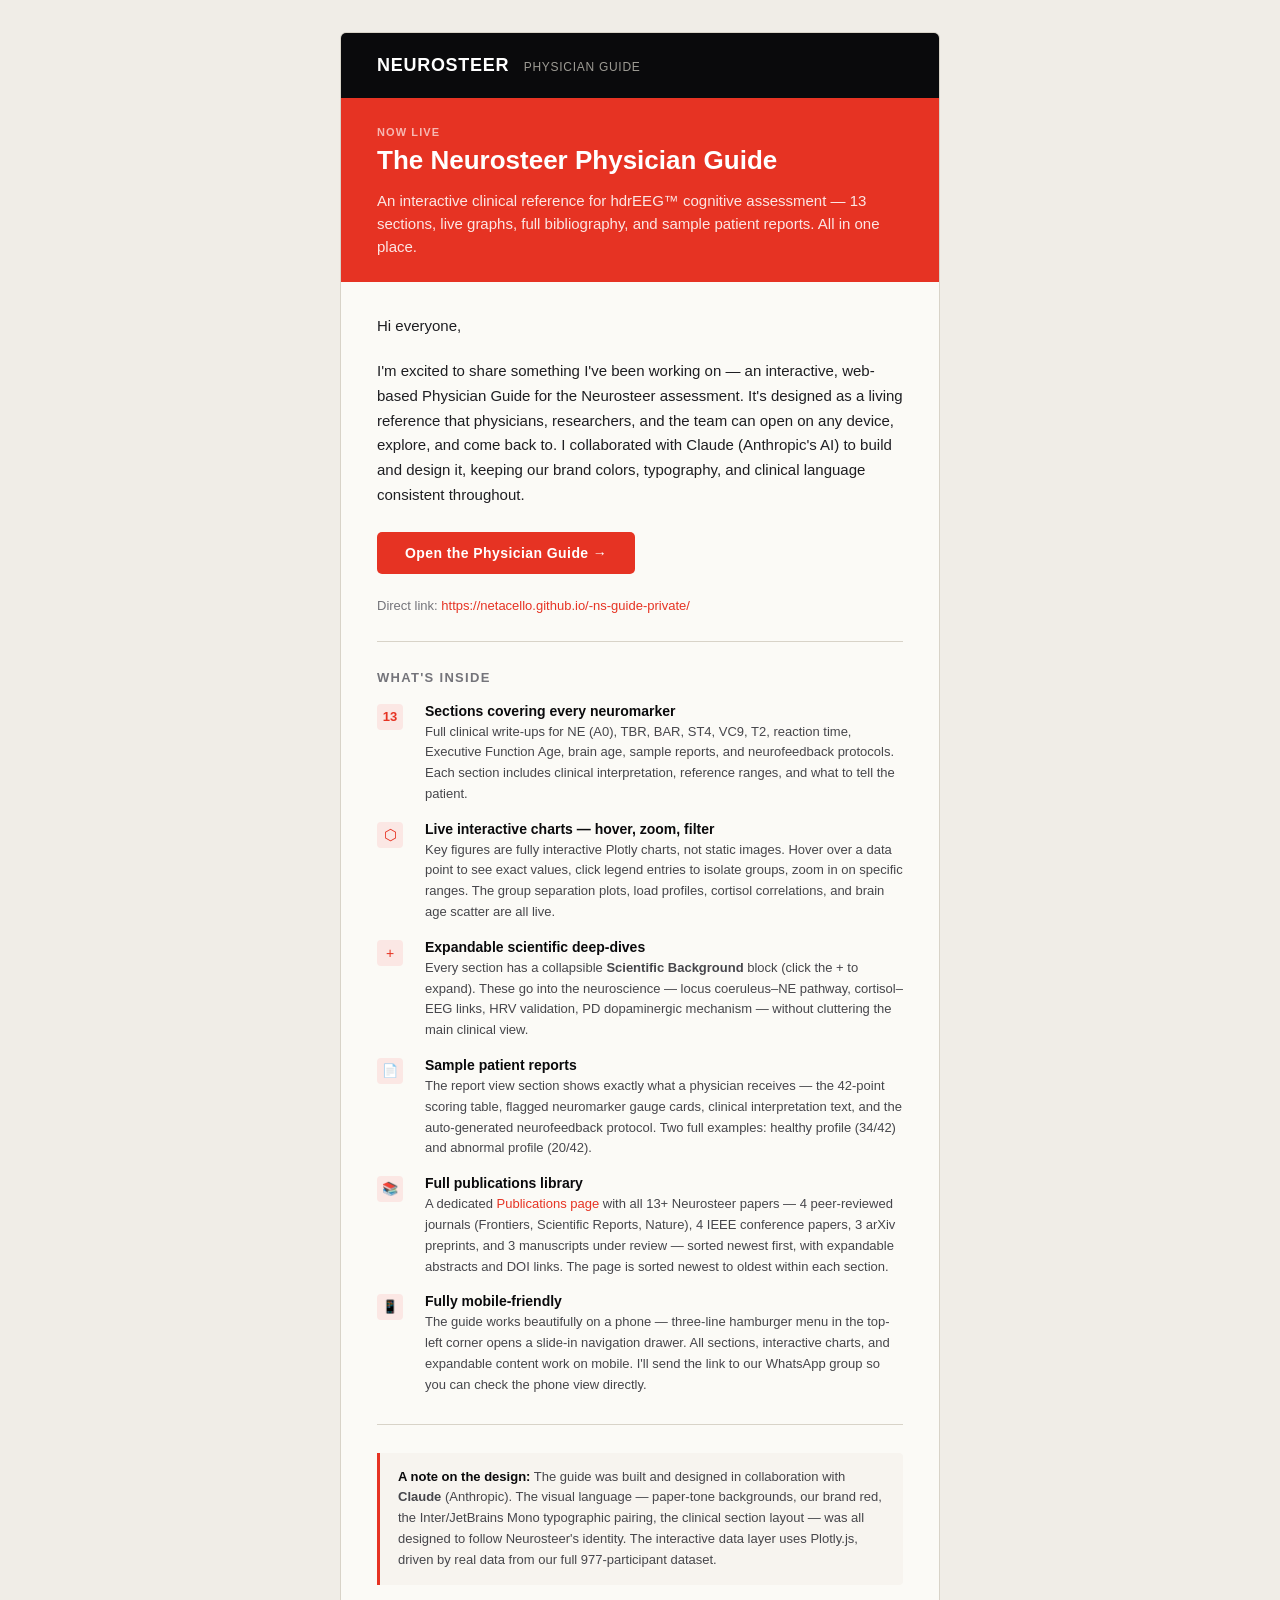
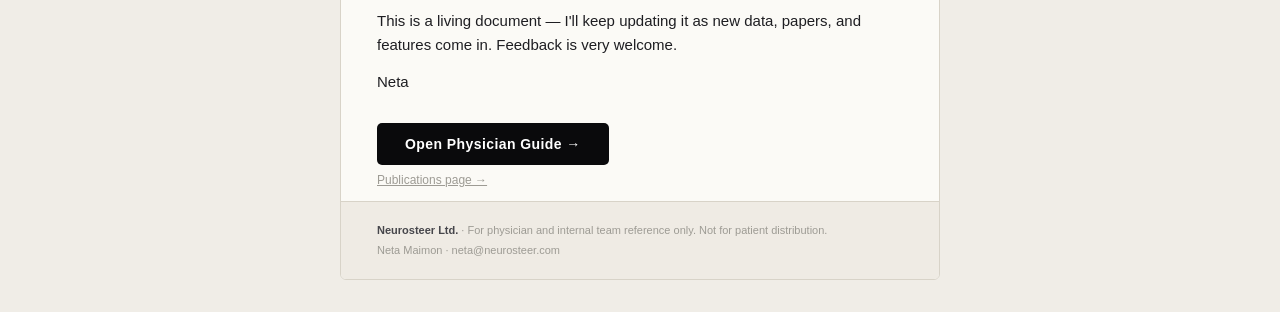
<file: email_physician_guide_launch.html>
<!doctype html>
<html lang="en">
<head>
<meta charset="utf-8">
<meta name="viewport" content="width=device-width, initial-scale=1">
<title>Neurosteer Physician Guide — now live</title>
</head>
<body style="margin:0;padding:0;background:#F0EDE7;font-family:'Helvetica Neue',Arial,sans-serif;-webkit-text-size-adjust:100%;">

<!-- Outer wrapper -->
<table width="100%" cellpadding="0" cellspacing="0" border="0" style="background:#F0EDE7;padding:32px 16px;">
<tr><td align="center">

  <!-- Card -->
  <table width="600" cellpadding="0" cellspacing="0" border="0" style="max-width:600px;width:100%;background:#FBFAF6;border-radius:6px;overflow:hidden;border:1px solid #D8D3C8;">

    <!-- ── Header bar ── -->
    <tr>
      <td style="background:#0A0A0C;padding:22px 36px;text-align:left;">
        <table cellpadding="0" cellspacing="0" border="0">
          <tr>
            <td>
              <!-- Wordmark fallback if image blocked -->
              <span style="font-size:18px;font-weight:700;color:#FFFFFF;letter-spacing:0.04em;">NEUROSTEER</span>
              <span style="font-size:12px;font-weight:400;color:#9D9B94;letter-spacing:0.06em;margin-left:10px;text-transform:uppercase;">Physician Guide</span>
            </td>
          </tr>
        </table>
      </td>
    </tr>

    <!-- ── Hero band ── -->
    <tr>
      <td style="background:#E63323;padding:28px 36px 24px;">
        <p style="margin:0 0 6px;font-size:11px;font-weight:700;color:rgba(255,255,255,0.65);letter-spacing:0.1em;text-transform:uppercase;">Now live</p>
        <h1 style="margin:0 0 12px;font-size:26px;font-weight:800;color:#FFFFFF;line-height:1.25;">The Neurosteer Physician&nbsp;Guide</h1>
        <p style="margin:0;font-size:15px;color:rgba(255,255,255,0.88);line-height:1.55;">An interactive clinical reference for hdrEEG™ cognitive assessment — 13 sections, live graphs, full bibliography, and sample patient reports. All in one place.</p>
      </td>
    </tr>

    <!-- ── Main body ── -->
    <tr>
      <td style="padding:32px 36px 10px;">

        <p style="margin:0 0 20px;font-size:15px;color:#1E1E22;line-height:1.65;">Hi everyone,</p>

        <p style="margin:0 0 20px;font-size:15px;color:#1E1E22;line-height:1.65;">
          I'm excited to share something I've been working on — an interactive, web-based Physician Guide for the Neurosteer assessment. It's designed as a living reference that physicians, researchers, and the team can open on any device, explore, and come back to. I collaborated with Claude (Anthropic's AI) to build and design it, keeping our brand colors, typography, and clinical language consistent throughout.
        </p>

        <!-- CTA button -->
        <table cellpadding="0" cellspacing="0" border="0" style="margin:24px 0;">
          <tr>
            <td style="background:#E63323;border-radius:5px;">
              <a href="https://netacello.github.io/-ns-guide-private/"
                 style="display:inline-block;padding:13px 28px;font-size:14px;font-weight:700;color:#FFFFFF;text-decoration:none;letter-spacing:0.03em;">
                Open the Physician Guide →
              </a>
            </td>
          </tr>
        </table>

        <p style="margin:0 0 8px;font-size:13px;color:#74747A;">
          Direct link: <a href="https://netacello.github.io/-ns-guide-private/" style="color:#E63323;text-decoration:none;">https://netacello.github.io/-ns-guide-private/</a>
        </p>

        <hr style="border:none;border-top:1px solid #D8D3C8;margin:28px 0;">

        <!-- What's inside section -->
        <h2 style="margin:0 0 18px;font-size:13px;font-weight:700;color:#74747A;letter-spacing:0.1em;text-transform:uppercase;">What's inside</h2>

        <!-- Feature list -->

        <!-- Feature 1 -->
        <table cellpadding="0" cellspacing="0" border="0" width="100%" style="margin-bottom:16px;">
          <tr>
            <td width="36" valign="top" style="padding-top:1px;">
              <div style="width:26px;height:26px;background:#FBE7E4;border-radius:4px;text-align:center;line-height:26px;font-size:13px;font-weight:700;color:#E63323;">13</div>
            </td>
            <td style="padding-left:12px;">
              <p style="margin:0 0 3px;font-size:14px;font-weight:600;color:#0A0A0C;">Sections covering every neuromarker</p>
              <p style="margin:0;font-size:13px;color:#46464B;line-height:1.6;">Full clinical write-ups for NE (A0), TBR, BAR, ST4, VC9, T2, reaction time, Executive Function Age, brain age, sample reports, and neurofeedback protocols. Each section includes clinical interpretation, reference ranges, and what to tell the patient.</p>
            </td>
          </tr>
        </table>

        <!-- Feature 2 -->
        <table cellpadding="0" cellspacing="0" border="0" width="100%" style="margin-bottom:16px;">
          <tr>
            <td width="36" valign="top" style="padding-top:1px;">
              <div style="width:26px;height:26px;background:#FBE7E4;border-radius:4px;text-align:center;line-height:26px;font-size:15px;color:#E63323;">⬡</div>
            </td>
            <td style="padding-left:12px;">
              <p style="margin:0 0 3px;font-size:14px;font-weight:600;color:#0A0A0C;">Live interactive charts — hover, zoom, filter</p>
              <p style="margin:0;font-size:13px;color:#46464B;line-height:1.6;">Key figures are fully interactive Plotly charts, not static images. Hover over a data point to see exact values, click legend entries to isolate groups, zoom in on specific ranges. The group separation plots, load profiles, cortisol correlations, and brain age scatter are all live.</p>
            </td>
          </tr>
        </table>

        <!-- Feature 3 -->
        <table cellpadding="0" cellspacing="0" border="0" width="100%" style="margin-bottom:16px;">
          <tr>
            <td width="36" valign="top" style="padding-top:1px;">
              <div style="width:26px;height:26px;background:#FBE7E4;border-radius:4px;text-align:center;line-height:26px;font-size:14px;color:#E63323;">+</div>
            </td>
            <td style="padding-left:12px;">
              <p style="margin:0 0 3px;font-size:14px;font-weight:600;color:#0A0A0C;">Expandable scientific deep-dives</p>
              <p style="margin:0;font-size:13px;color:#46464B;line-height:1.6;">Every section has a collapsible <strong>Scientific Background</strong> block (click the + to expand). These go into the neuroscience — locus coeruleus–NE pathway, cortisol–EEG links, HRV validation, PD dopaminergic mechanism — without cluttering the main clinical view.</p>
            </td>
          </tr>
        </table>

        <!-- Feature 4 -->
        <table cellpadding="0" cellspacing="0" border="0" width="100%" style="margin-bottom:16px;">
          <tr>
            <td width="36" valign="top" style="padding-top:1px;">
              <div style="width:26px;height:26px;background:#FBE7E4;border-radius:4px;text-align:center;line-height:26px;font-size:13px;color:#E63323;">📄</div>
            </td>
            <td style="padding-left:12px;">
              <p style="margin:0 0 3px;font-size:14px;font-weight:600;color:#0A0A0C;">Sample patient reports</p>
              <p style="margin:0;font-size:13px;color:#46464B;line-height:1.6;">The report view section shows exactly what a physician receives — the 42-point scoring table, flagged neuromarker gauge cards, clinical interpretation text, and the auto-generated neurofeedback protocol. Two full examples: healthy profile (34/42) and abnormal profile (20/42).</p>
            </td>
          </tr>
        </table>

        <!-- Feature 5 -->
        <table cellpadding="0" cellspacing="0" border="0" width="100%" style="margin-bottom:16px;">
          <tr>
            <td width="36" valign="top" style="padding-top:1px;">
              <div style="width:26px;height:26px;background:#FBE7E4;border-radius:4px;text-align:center;line-height:26px;font-size:13px;color:#E63323;">📚</div>
            </td>
            <td style="padding-left:12px;">
              <p style="margin:0 0 3px;font-size:14px;font-weight:600;color:#0A0A0C;">Full publications library</p>
              <p style="margin:0;font-size:13px;color:#46464B;line-height:1.6;">A dedicated <a href="https://netacello.github.io/-ns-guide-private/publications.html" style="color:#E63323;text-decoration:none;">Publications page</a> with all 13+ Neurosteer papers — 4 peer-reviewed journals (Frontiers, Scientific Reports, Nature), 4 IEEE conference papers, 3 arXiv preprints, and 3 manuscripts under review — sorted newest first, with expandable abstracts and DOI links. The page is sorted newest to oldest within each section.</p>
            </td>
          </tr>
        </table>

        <!-- Feature 6 -->
        <table cellpadding="0" cellspacing="0" border="0" width="100%" style="margin-bottom:16px;">
          <tr>
            <td width="36" valign="top" style="padding-top:1px;">
              <div style="width:26px;height:26px;background:#FBE7E4;border-radius:4px;text-align:center;line-height:26px;font-size:13px;color:#E63323;">📱</div>
            </td>
            <td style="padding-left:12px;">
              <p style="margin:0 0 3px;font-size:14px;font-weight:600;color:#0A0A0C;">Fully mobile-friendly</p>
              <p style="margin:0;font-size:13px;color:#46464B;line-height:1.6;">The guide works beautifully on a phone — three-line hamburger menu in the top-left corner opens a slide-in navigation drawer. All sections, interactive charts, and expandable content work on mobile. I'll send the link to our WhatsApp group so you can check the phone view directly.</p>
            </td>
          </tr>
        </table>

        <hr style="border:none;border-top:1px solid #D8D3C8;margin:28px 0;">

        <!-- Design note -->
        <table cellpadding="0" cellspacing="0" border="0" width="100%" style="margin-bottom:24px;">
          <tr>
            <td style="background:#F7F4EF;border-left:3px solid #E63323;border-radius:0 4px 4px 0;padding:14px 18px;">
              <p style="margin:0;font-size:13px;color:#46464B;line-height:1.6;">
                <strong style="color:#0A0A0C;">A note on the design:</strong> The guide was built and designed in collaboration with <strong>Claude</strong> (Anthropic). The visual language — paper-tone backgrounds, our brand red, the Inter/JetBrains Mono typographic pairing, the clinical section layout — was all designed to follow Neurosteer's identity. The interactive data layer uses Plotly.js, driven by real data from our full 977-participant dataset.
              </p>
            </td>
          </tr>
        </table>

        <!-- Closing -->
        <p style="margin:0 0 12px;font-size:15px;color:#1E1E22;line-height:1.65;">
          This is a living document — I'll keep updating it as new data, papers, and features come in. Feedback is very welcome.
        </p>

        <p style="margin:0 0 28px;font-size:15px;color:#1E1E22;line-height:1.65;">
          Neta
        </p>

        <!-- Second CTA -->
        <table cellpadding="0" cellspacing="0" border="0" style="margin-bottom:8px;">
          <tr>
            <td style="background:#0A0A0C;border-radius:5px;">
              <a href="https://netacello.github.io/-ns-guide-private/"
                 style="display:inline-block;padding:13px 28px;font-size:14px;font-weight:700;color:#FFFFFF;text-decoration:none;letter-spacing:0.03em;">
                Open Physician Guide →
              </a>
            </td>
          </tr>
        </table>
        <p style="margin:0 0 4px;font-size:12px;color:#9D9B94;">
          <a href="https://netacello.github.io/-ns-guide-private/publications.html" style="color:#9D9B94;text-decoration:underline;">Publications page →</a>
        </p>

      </td>
    </tr>

    <!-- ── Footer ── -->
    <tr>
      <td style="background:#EFEBE4;padding:20px 36px;border-top:1px solid #D8D3C8;">
        <p style="margin:0 0 4px;font-size:11px;color:#9D9B94;line-height:1.5;">
          <strong style="color:#46464B;">Neurosteer Ltd.</strong> · For physician and internal team reference only. Not for patient distribution.
        </p>
        <p style="margin:0;font-size:11px;color:#9D9B94;line-height:1.5;">
          Neta Maimon · <a href="mailto:neta@neurosteer.com" style="color:#9D9B94;text-decoration:none;">neta@neurosteer.com</a>
        </p>
      </td>
    </tr>

  </table>
  <!-- /Card -->

</td></tr>
</table>

</body>
</html>
</file>
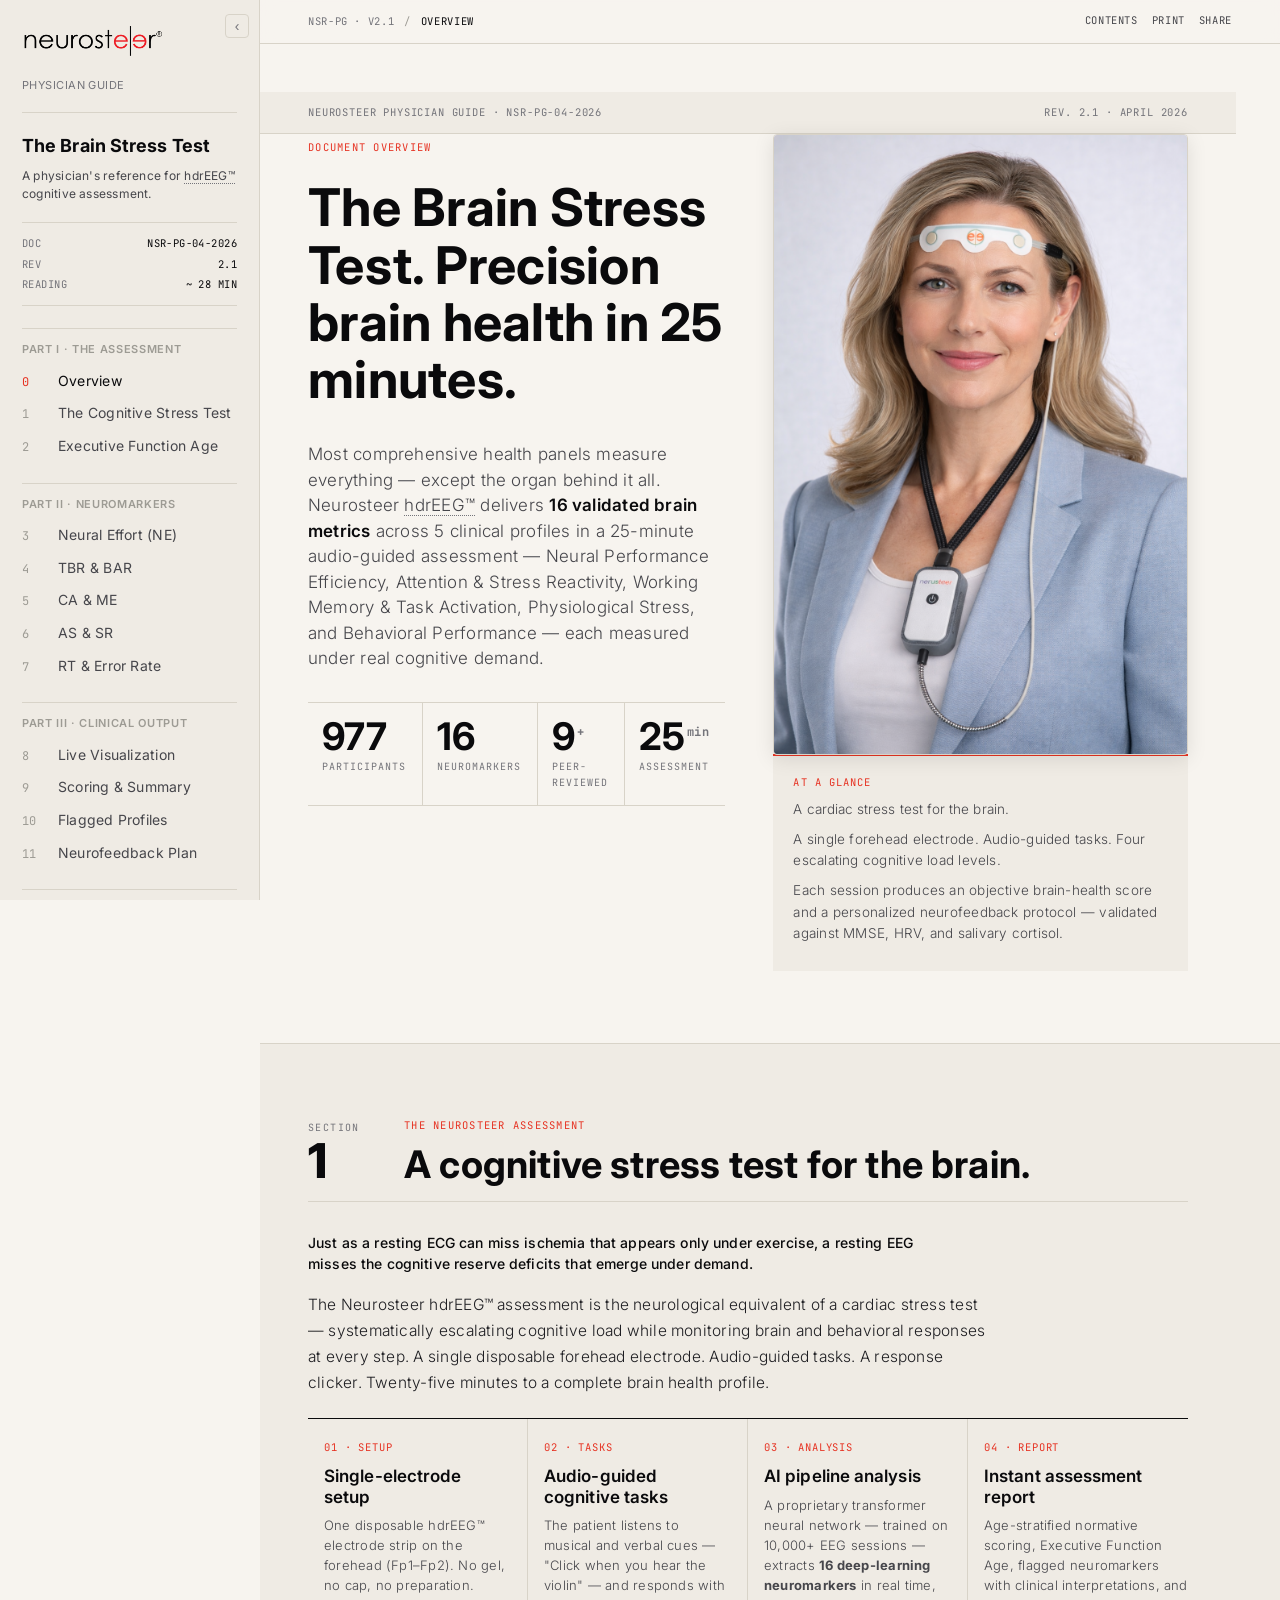
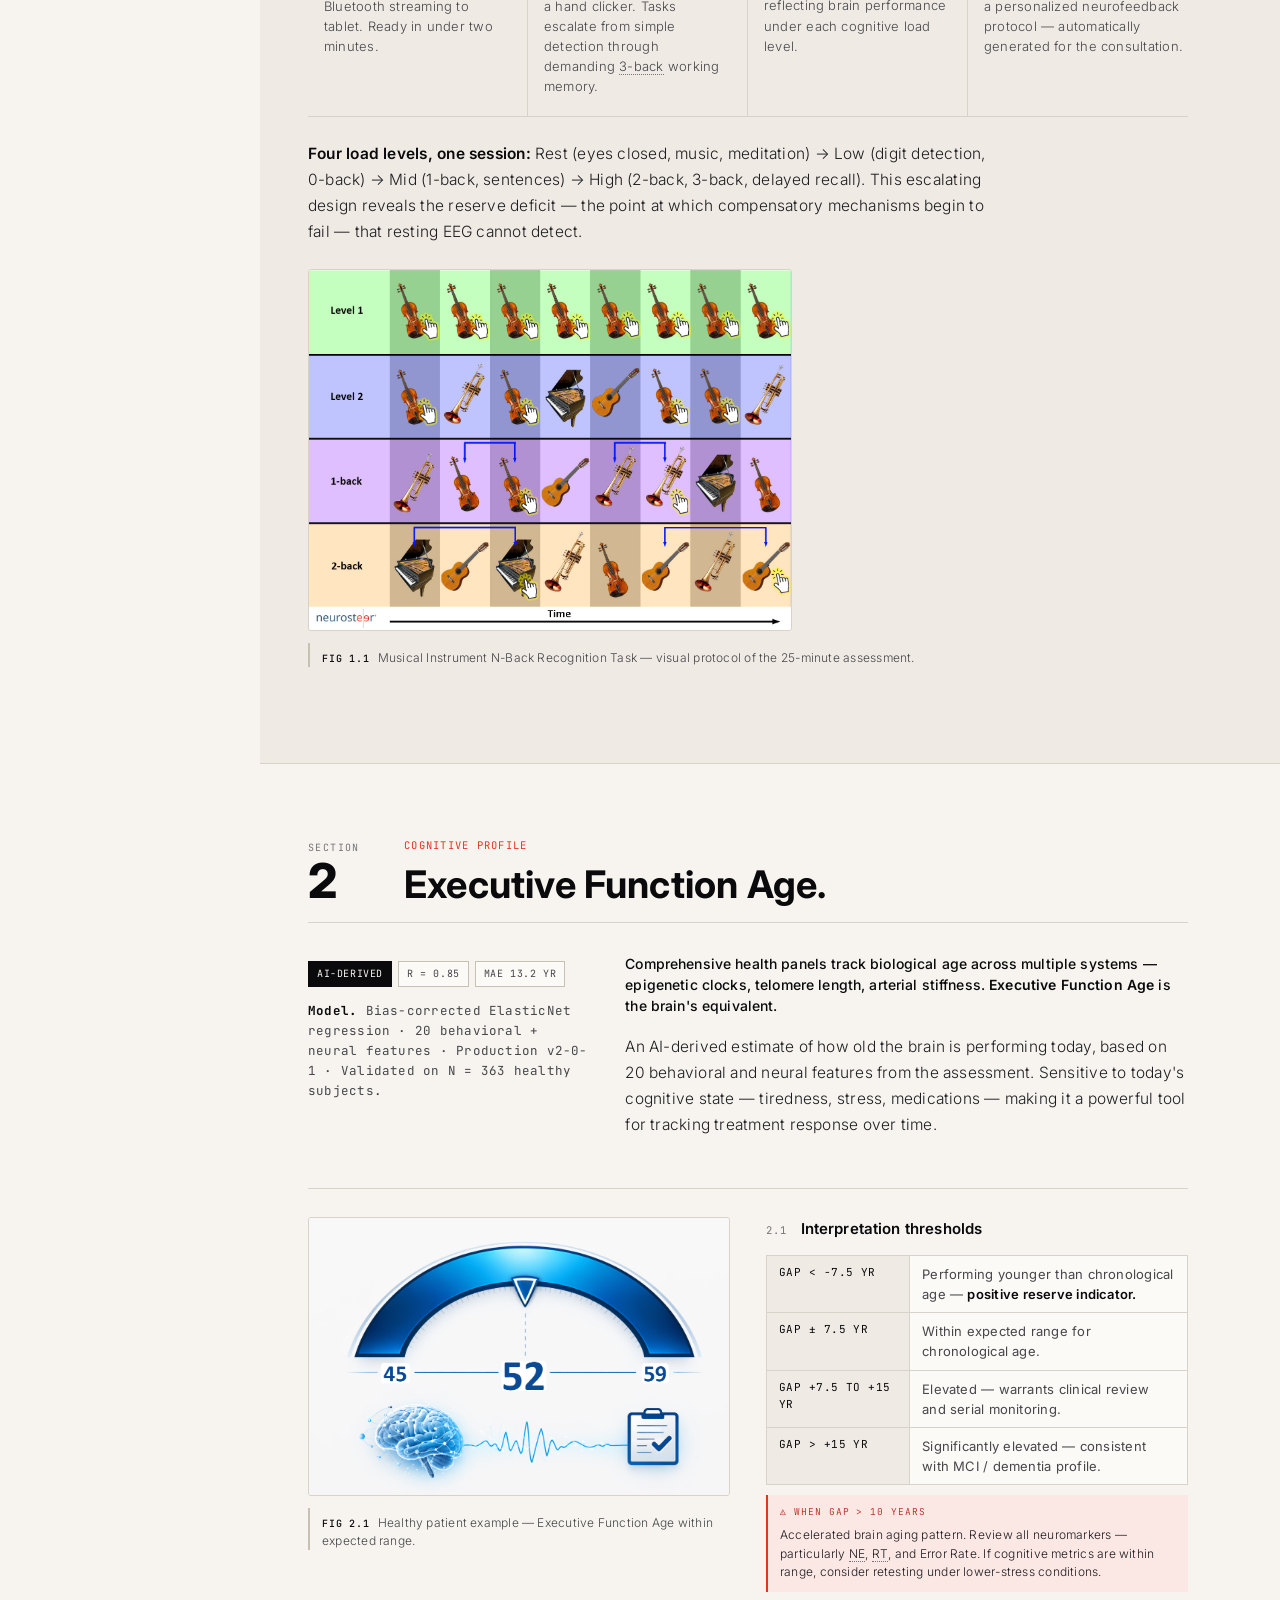
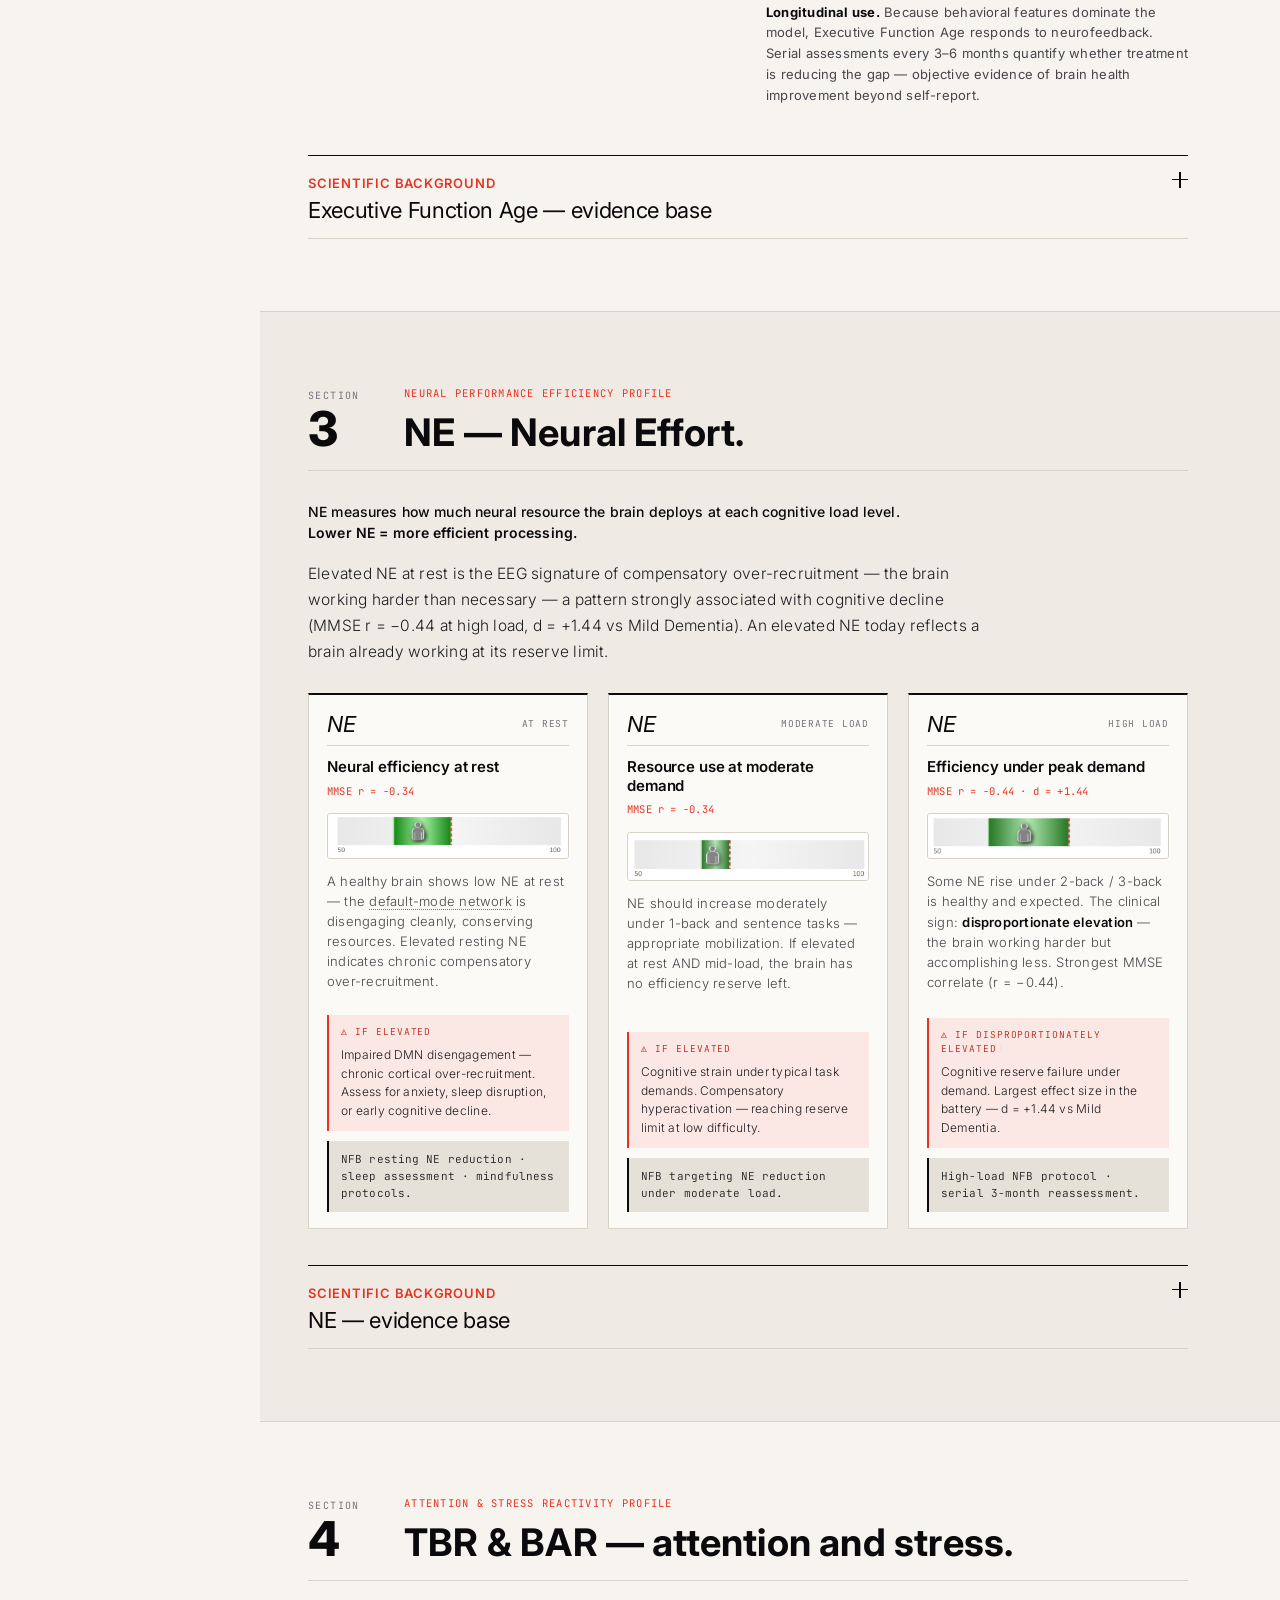
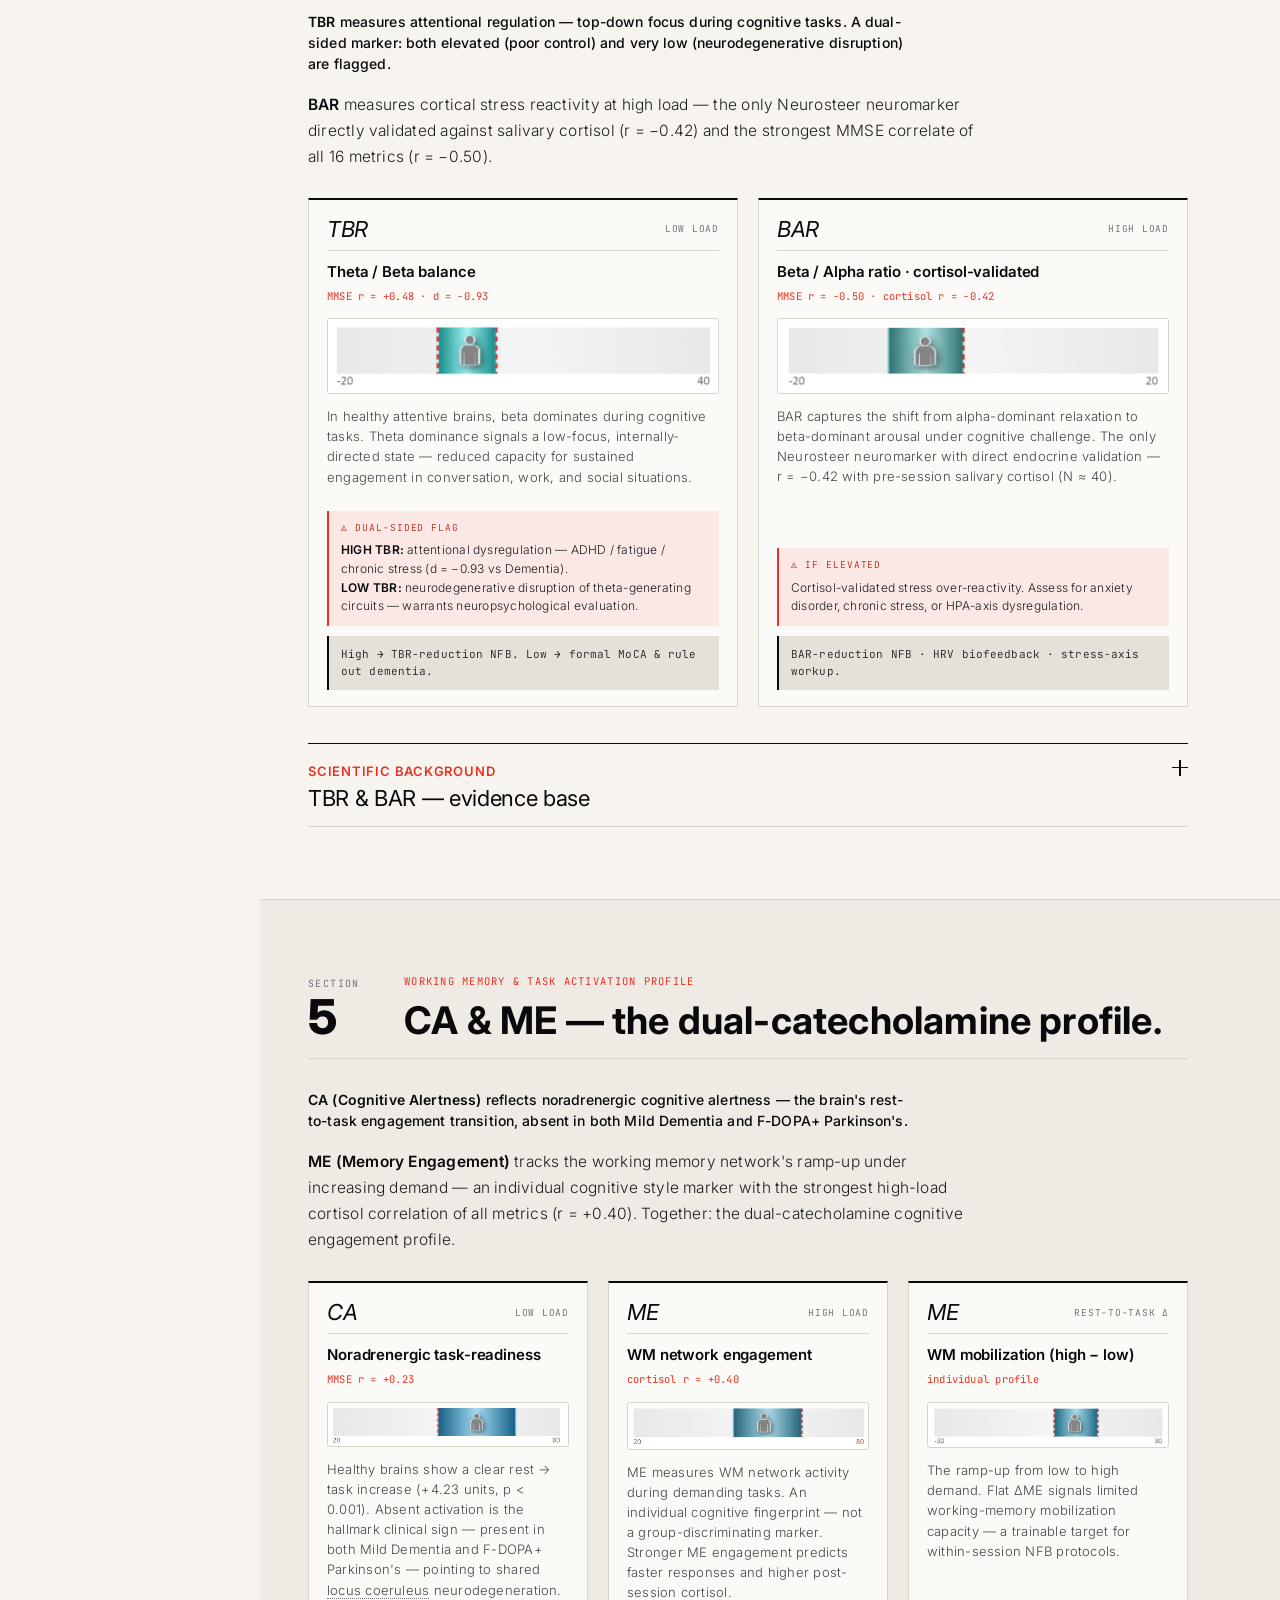
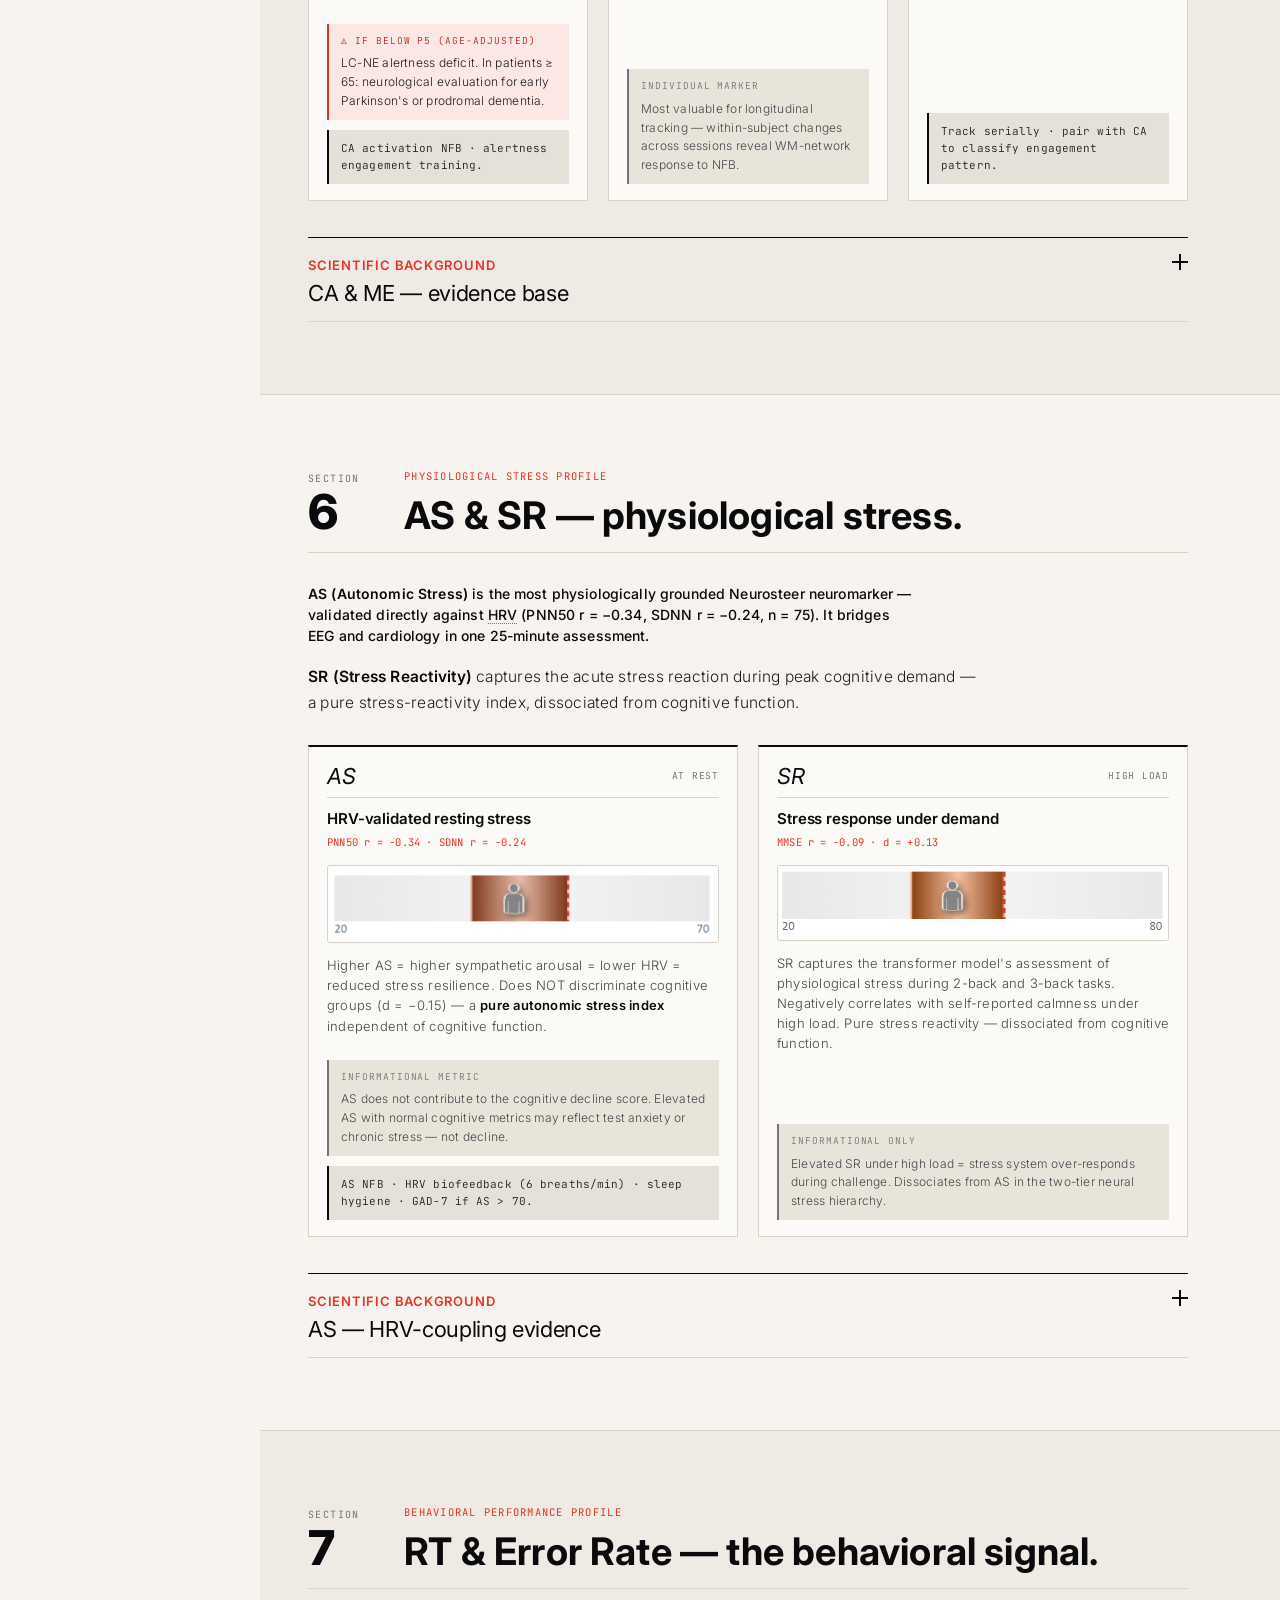
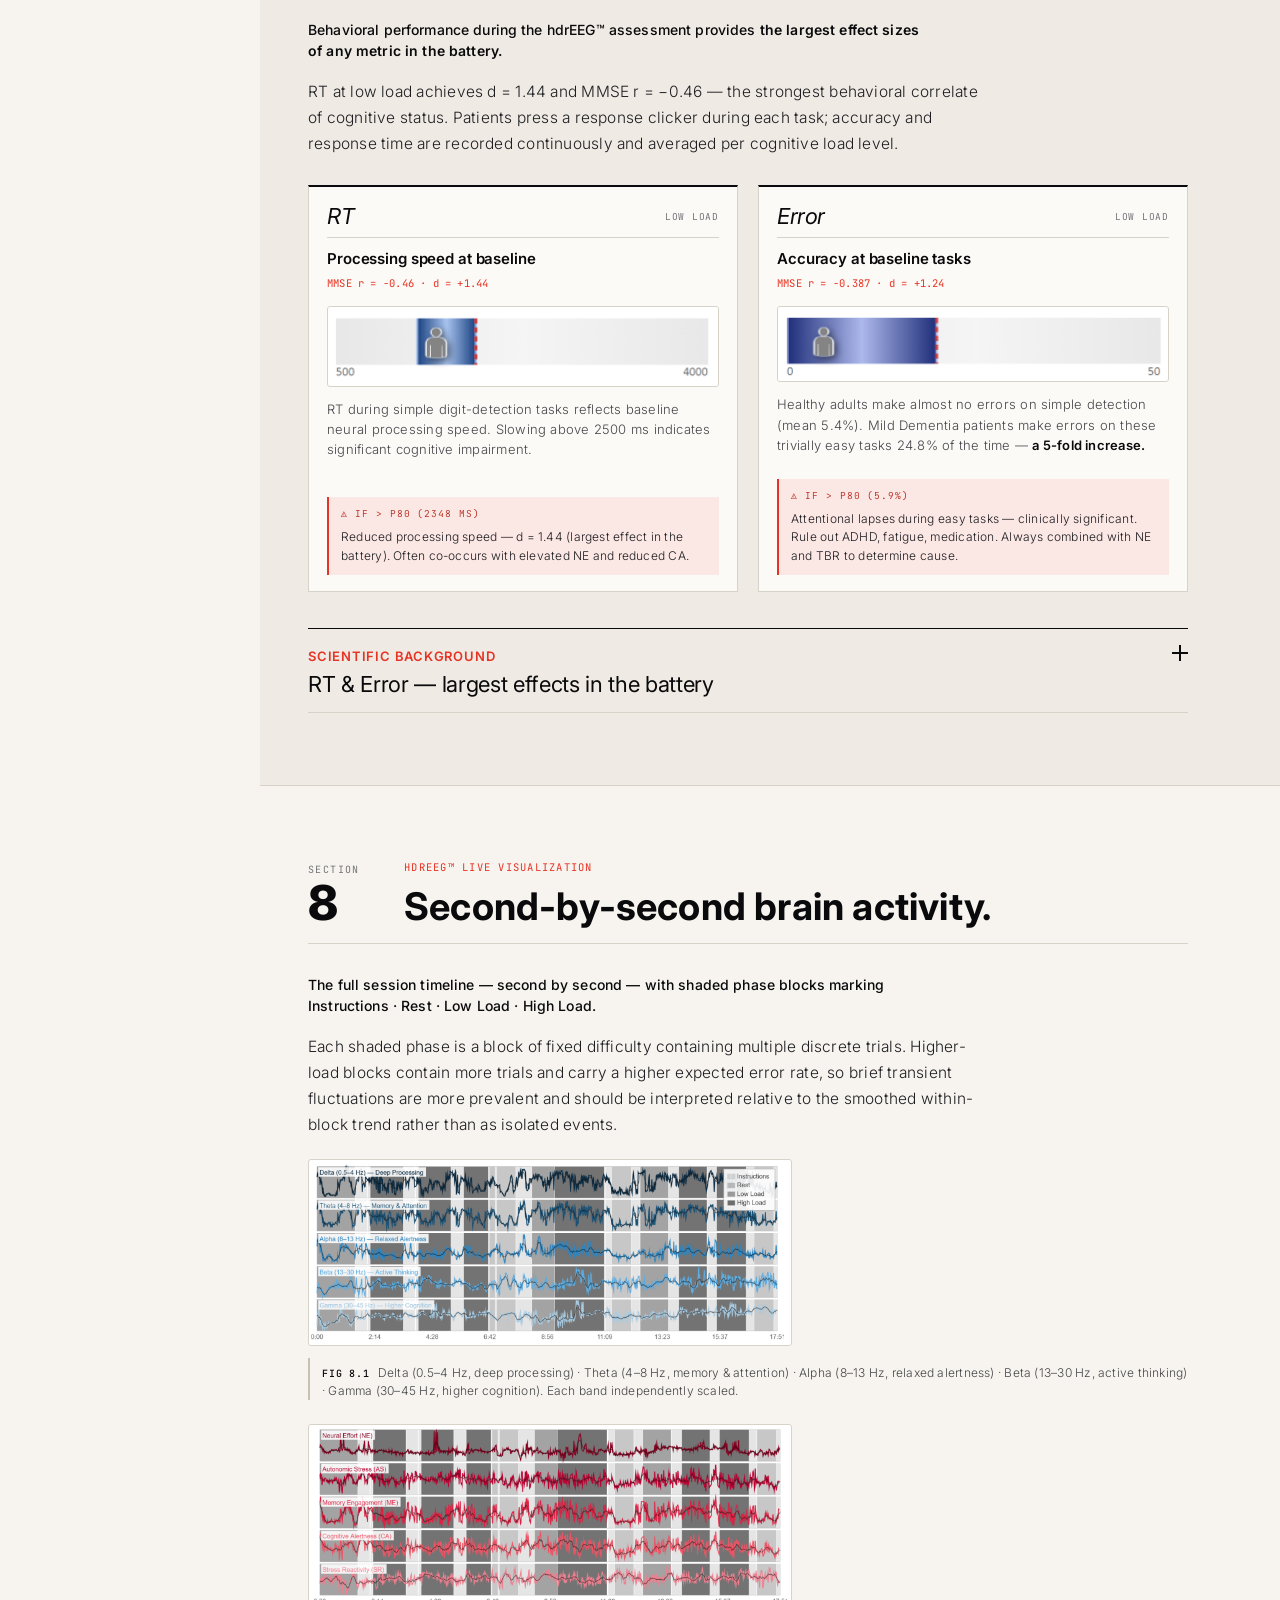
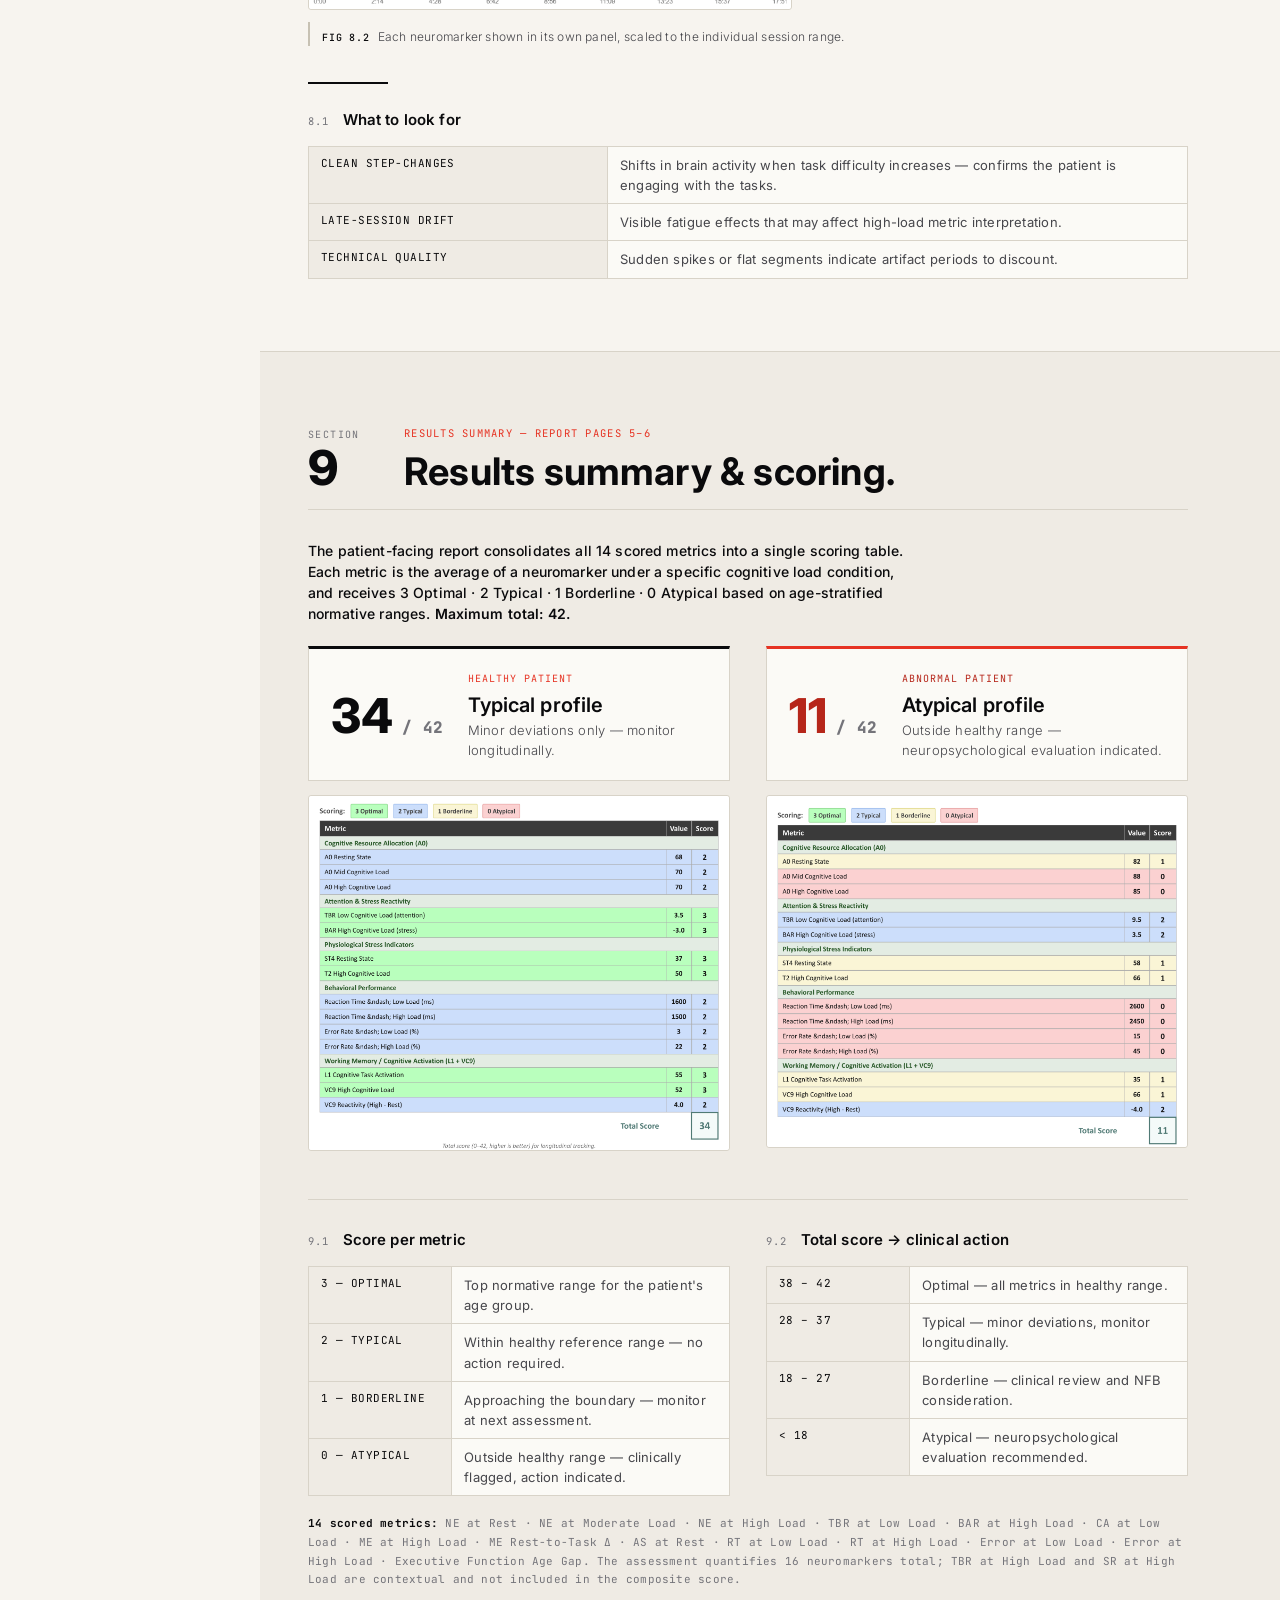
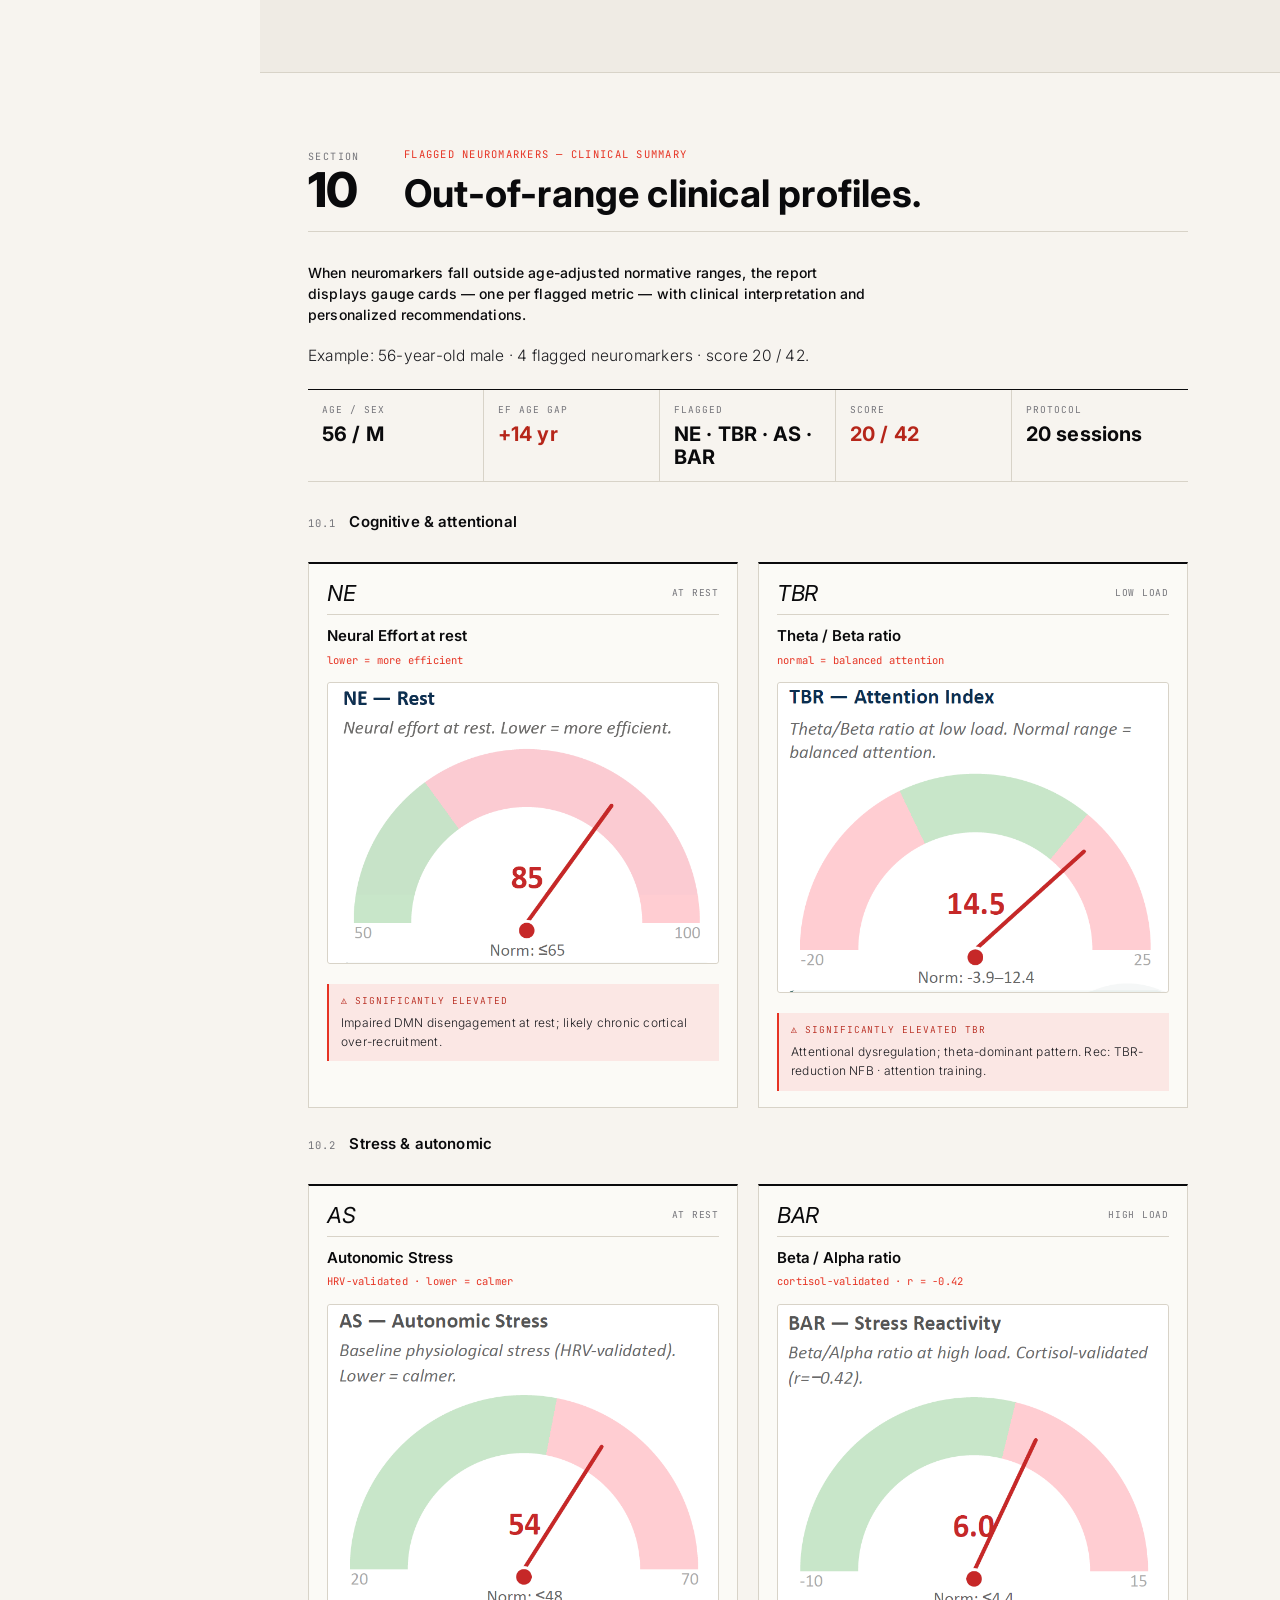
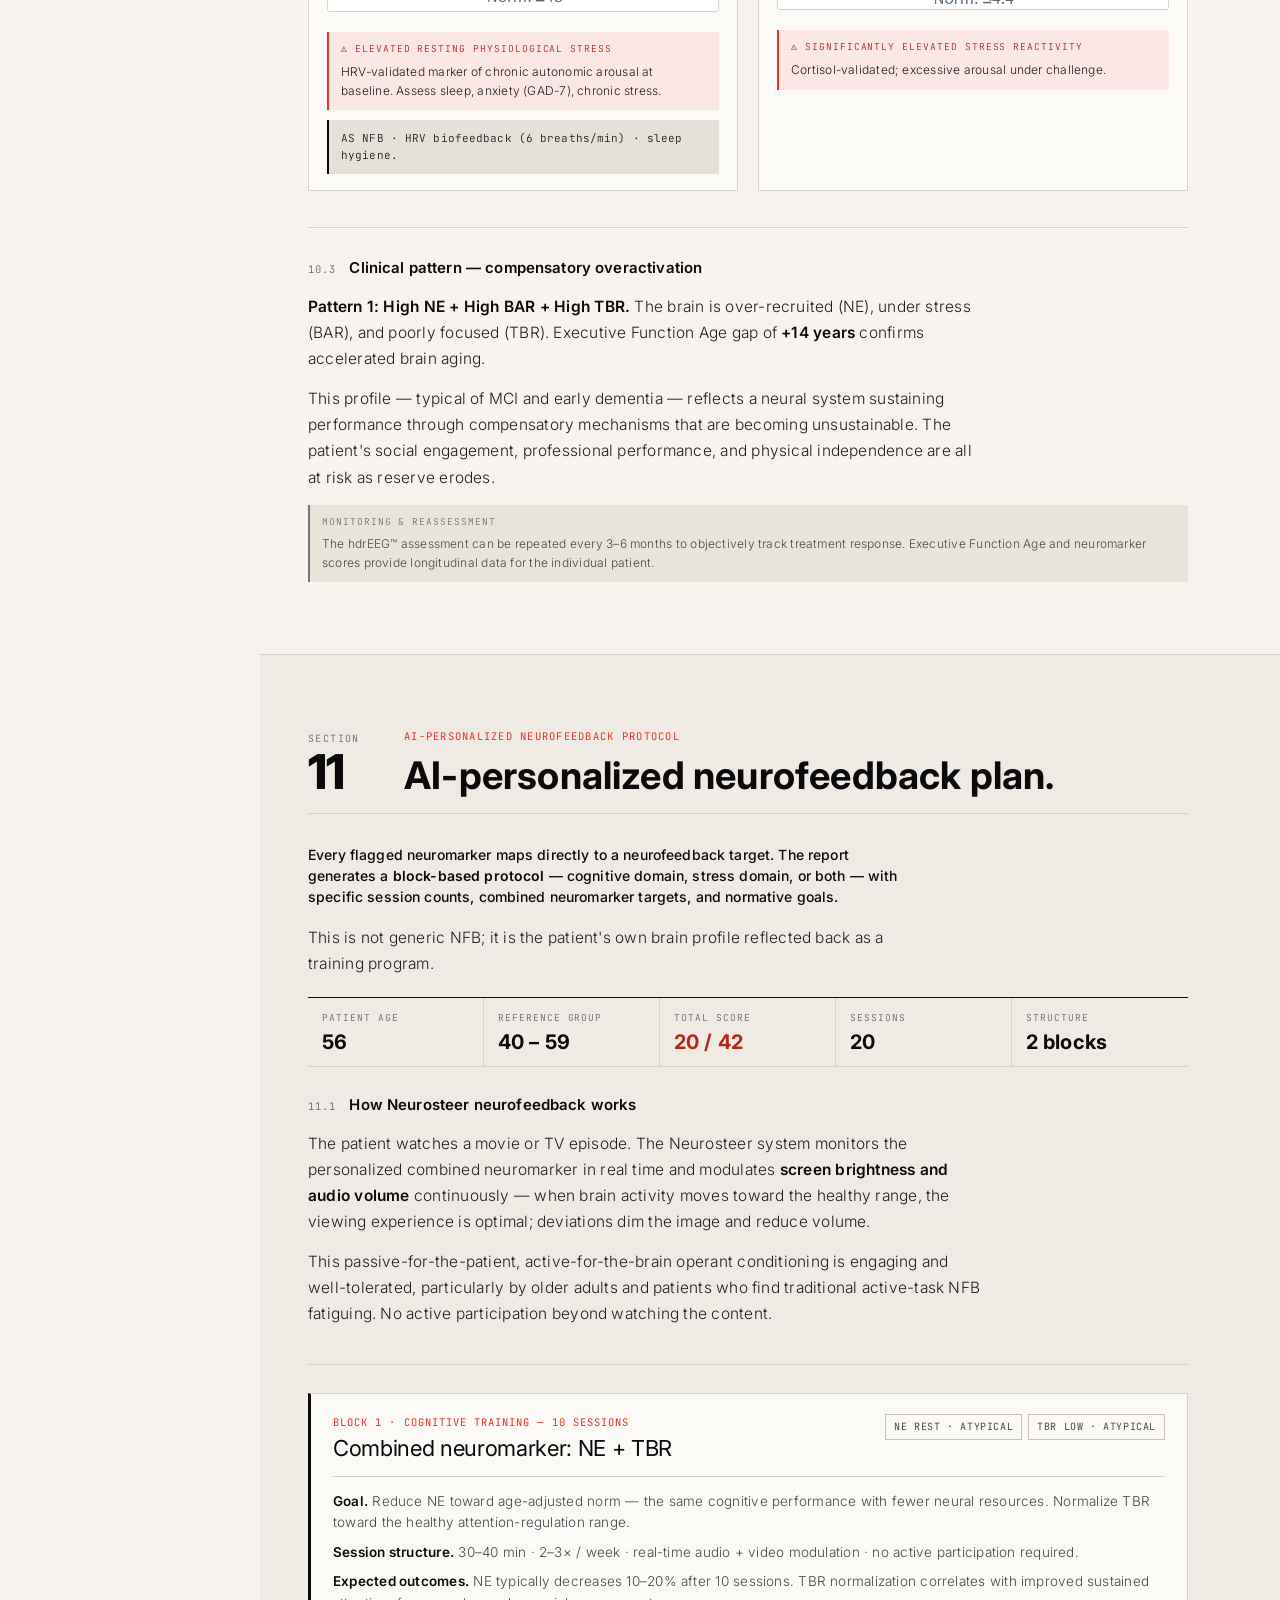
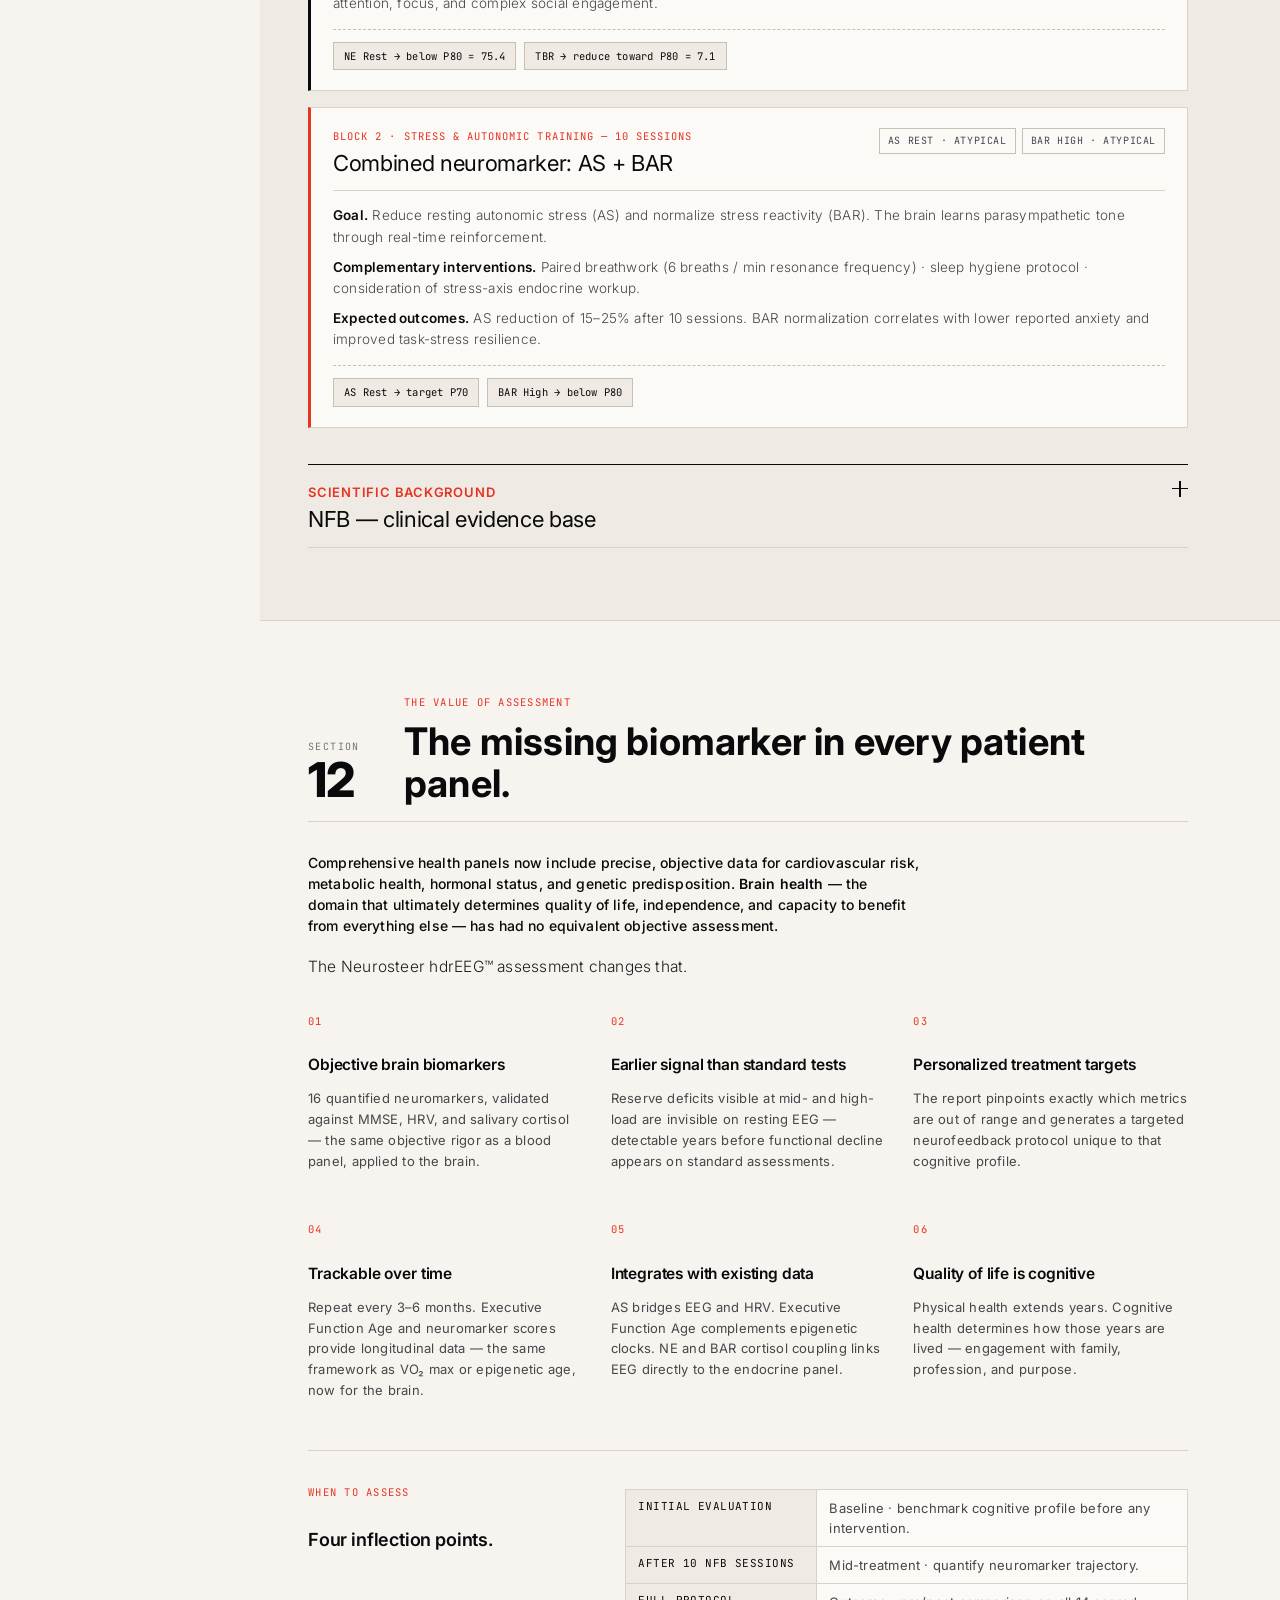
<file: Neurosteer Physician Guide.html>
<!doctype html>
<html lang="en">
<head>
<meta charset="utf-8">
<meta name="viewport" content="width=device-width,initial-scale=1">
<title>Neurosteer · Physician Assessment Guide</title>
<meta property="og:type" content="website">
<meta property="og:title" content="Neurosteer · Physician Assessment Guide">
<meta property="og:description" content="Interactive hdrEEG™ physician guide — 16 neuromarkers validated against MMSE, HRV, and cortisol. Includes Executive Function Age and neurofeedback protocol.">
<meta property="og:image" content="https://netacello.github.io/-ns-guide-private/assets/figures/hero-fig1.png">
<meta property="og:image:width" content="1200">
<meta property="og:image:height" content="800">
<meta property="og:url" content="https://netacello.github.io/-ns-guide-private/">
<meta name="twitter:card" content="summary_large_image">
<meta name="twitter:image" content="https://netacello.github.io/-ns-guide-private/assets/figures/hero-fig1.png">
<link rel="stylesheet" href="styles.css?v=6">
<!--
  ═══════════════════════════════════════════════════════════════
  NEUROSTEER PHYSICIAN GUIDE — v2 (clinical reference format)
  ═══════════════════════════════════════════════════════════════
  FIGURE PLACEHOLDER CONTRACT (for Claude Code re-embedding):
  Every figure placeholder has:
    • <figure class="figure" data-figure-id="<stable-id>">
    • The <stable-id> matches the original section IDs from
      reference/sections.json, e.g. "hero-fig1", "brain-age-fig1",
      "nei-sci-fig1". Numbering mirrors the order figures
      appeared in the original document.
    • An HTML comment immediately above each placeholder names
      the original image so Claude Code can pattern-match it.
  To re-embed: replace the <figure class="figure">…</figure>
  block with <img src="…"> (or a Plotly/D3 mount), preserving
  the surrounding <figure-caption> if present.
  ═══════════════════════════════════════════════════════════════
-->
<script src="https://cdn.plot.ly/plotly-2.35.2.min.js" charset="utf-8"></script>
</head>
<body>

<button class="hamburger-btn" id="hamburger-btn" aria-label="Open navigation">
  <span></span><span></span><span></span>
</button>
<button class="rail-reopen-btn" id="rail-reopen-btn" aria-label="Open navigation" title="Open navigation">&#8250;</button>
<div class="nav-overlay" id="nav-overlay"></div>

<div class="shell">

  <!-- ═════════ LEFT RAIL ═════════ -->
  <aside class="rail" id="rail">
    <button class="rail-toggle-btn" id="rail-toggle-btn" aria-label="Collapse navigation" title="Collapse navigation">&#8249;</button>
    <div class="brand">
      <img src="assets/logo.png" alt="Neurosteer" style="width:140px;height:auto;display:block;margin-bottom:6px;">
      <div class="brand-name" style="font-size:11px;font-weight:400;color:var(--stone);letter-spacing:0.04em;text-transform:uppercase;">Physician Guide</div>
    </div>

    <div class="doc-title">The Brain Stress Test</div>
    <div class="doc-sub">A physician's reference for <span data-gloss="High Dynamic Range EEG — Neurosteer's proprietary single-electrode prefrontal recording.">hdrEEG™</span> cognitive assessment.</div>

    <div class="doc-meta">
      <div class="doc-meta-row"><span>Doc</span><span>NSR-PG-04-2026</span></div>
      <div class="doc-meta-row"><span>Rev</span><span>2.1</span></div>
      <div class="doc-meta-row"><span>Reading</span><span>~ 28 min</span></div>
    </div>

    <div class="rail-group-label">Part I · The Assessment</div>
    <a class="rail-link" href="#hero"><span class="rail-num">0</span><span>Overview</span></a>
    <a class="rail-link" href="#assessment"><span class="rail-num">1</span><span>The Cognitive Stress Test</span></a>
    <a class="rail-link" href="#brain-age"><span class="rail-num">2</span><span>Executive Function Age</span></a>

    <div class="rail-group-label">Part II · Neuromarkers</div>
    <a class="rail-link" href="#nei"><span class="rail-num">3</span><span>Neural Effort (NE)</span></a>
    <a class="rail-link" href="#tbr-bar"><span class="rail-num">4</span><span>TBR &amp; BAR</span></a>
    <a class="rail-link" href="#tai-wei"><span class="rail-num">5</span><span>CA &amp; ME</span></a>
    <a class="rail-link" href="#rsi-lsr"><span class="rail-num">6</span><span>AS &amp; SR</span></a>
    <a class="rail-link" href="#rt-error"><span class="rail-num">7</span><span>RT &amp; Error Rate</span></a>

    <div class="rail-group-label">Part III · Clinical Output</div>
    <a class="rail-link" href="#sbs"><span class="rail-num">8</span><span>Live Visualization</span></a>
    <a class="rail-link" href="#summary"><span class="rail-num">9</span><span>Scoring &amp; Summary</span></a>
    <a class="rail-link" href="#abnormal"><span class="rail-num">10</span><span>Flagged Profiles</span></a>
    <a class="rail-link" href="#nfb"><span class="rail-num">11</span><span>Neurofeedback Plan</span></a>

    <div class="rail-group-label">Part IV · Evidence &amp; Use</div>
    <a class="rail-link" href="#why-assess"><span class="rail-num">12</span><span>Value of Assessment</span></a>
    <a class="rail-link" href="#abbreviations"><span class="rail-num">13</span><span>Reference Index</span></a>

    <div class="rail-foot">
      © Neurosteer Ltd. 2026<br>
      For physician reference only.<br>
      <a href="publications.html">Publications</a> · <a href="#">Contact</a>
    </div>
  </aside>

  <!-- ═════════ MAIN ═════════ -->
  <main class="main">

    <!-- top bar -->
    <div class="topbar">
      <div class="topbar-crumbs">
        <span>NSR-PG · v2.1</span>
        <span class="sep">/</span>
        <span class="topbar-section" id="crumbSection">Overview</span>
      </div>
      <div class="topbar-actions">
        <span class="topbar-btn" id="tocToggle">Contents</span>
        <span class="topbar-btn">Print</span>
        <span class="topbar-btn">Share</span>
      </div>
    </div>

    <!-- ─── § 0 HERO ─── -->
    <section class="chap hero" id="hero" data-title="Overview">
      <div class="chap-inner">
        <div class="hero-doc-id">
          <span>Neurosteer Physician Guide · NSR-PG-04-2026</span>
          <span>Rev. 2.1 · April 2026</span>
        </div>
        <div class="hero-grid">
          <div class="hero-content">
            <span class="chap-eyebrow">Document overview</span>
            <h1 class="hero-headline">The Brain Stress Test. Precision brain health in 25 minutes.</h1>
            <p class="hero-sub">Most comprehensive health panels measure everything — except the organ behind it all. Neurosteer <span data-gloss="High Dynamic Range EEG. Proprietary single-channel prefrontal recording with order-of-magnitude higher signal resolution than conventional EEG.">hdrEEG™</span> delivers <strong>16 validated brain metrics</strong> across 5 clinical profiles in a 25-minute audio-guided assessment — Neural Performance Efficiency, Attention &amp; Stress Reactivity, Working Memory &amp; Task Activation, Physiological Stress, and Behavioral Performance — each measured under real cognitive demand.</p>

            <div class="hero-stats">
              <div class="hero-stat">
                <div class="hero-stat-val">977</div>
                <div class="hero-stat-label">Participants</div>
              </div>
              <div class="hero-stat">
                <div class="hero-stat-val">16</div>
                <div class="hero-stat-label">Neuromarkers</div>
              </div>
              <div class="hero-stat">
                <div class="hero-stat-val">9<span class="u">+</span></div>
                <div class="hero-stat-label">Peer-reviewed</div>
              </div>
              <div class="hero-stat">
                <div class="hero-stat-val">25<span class="u">min</span></div>
                <div class="hero-stat-label">Assessment</div>
              </div>
            </div>
          </div>

          <!-- FIGURE: hero device/assessment hero image -->
          <div class="hero-photo-col">
            <figure class="figure figure-img" data-figure-id="hero-fig1"><img src="assets/figures/hero-fig1.png" alt="Patient wearing hdrEEG forehead electrode during Neurosteer assessment"></figure>
            <div class="hero-glance">
              <div class="hero-glance-label">At a glance</div>
              <p class="hero-glance-tagline">A cardiac stress test for the brain.</p>
              <p>A single forehead electrode. Audio-guided tasks. Four escalating cognitive load levels.</p>
              <p>Each session produces an objective brain-health score and a personalized neurofeedback protocol — validated against MMSE, HRV, and salivary cortisol.</p>
            </div>
          </div>
        </div>
      </div>
    </section>

    <!-- ─── § 1 ASSESSMENT ─── -->
    <section class="chap alt" id="assessment" data-title="The Cognitive Stress Test">
      <div class="chap-inner">
        <div class="chap-head">
          <div class="chap-num">Section<span class="sec-id">1</span></div>
          <div>
            <span class="chap-eyebrow">The Neurosteer Assessment</span>
            <h2 class="chap-title">A cognitive stress test for the brain.</h2>
          </div>
        </div>

        <div class="prose">
          <p class="lead">Just as a resting ECG can miss ischemia that appears only under exercise, a resting EEG misses the cognitive reserve deficits that emerge under demand.</p>
          <p>The Neurosteer hdrEEG™ assessment is the neurological equivalent of a cardiac stress test — systematically escalating cognitive load while monitoring brain and behavioral responses at every step. A single disposable forehead electrode. Audio-guided tasks. A response clicker. Twenty-five minutes to a complete brain health profile.</p>
        </div>

        <div class="assess-steps">
          <div class="assess-step">
            <div class="assess-step-num">01 · Setup</div>
            <div class="assess-step-title">Single-electrode setup</div>
            <div class="assess-step-desc">One disposable hdrEEG™ electrode strip on the forehead (Fp1–Fp2). No gel, no cap, no preparation. Bluetooth streaming to tablet. Ready in under two minutes.</div>
          </div>
          <div class="assess-step">
            <div class="assess-step-num">02 · Tasks</div>
            <div class="assess-step-title">Audio-guided cognitive tasks</div>
            <div class="assess-step-desc">The patient listens to musical and verbal cues — "Click when you hear the violin" — and responds with a hand clicker. Tasks escalate from simple detection through demanding <span data-gloss="N-back: working memory task where the participant responds when the current stimulus matches one presented N positions earlier.">3-back</span> working memory.</div>
          </div>
          <div class="assess-step">
            <div class="assess-step-num">03 · Analysis</div>
            <div class="assess-step-title">AI pipeline analysis</div>
            <div class="assess-step-desc">A proprietary transformer neural network — trained on 10,000+ EEG sessions — extracts <strong>16 deep-learning neuromarkers</strong> in real time, reflecting brain performance under each cognitive load level.</div>
          </div>
          <div class="assess-step">
            <div class="assess-step-num">04 · Report</div>
            <div class="assess-step-title">Instant assessment report</div>
            <div class="assess-step-desc">Age-stratified normative scoring, Executive Function Age, flagged neuromarkers with clinical interpretations, and a personalized neurofeedback protocol — automatically generated for the consultation.</div>
          </div>
        </div>

        <div class="prose">
          <p><strong>Four load levels, one session:</strong> Rest (eyes closed, music, meditation) → Low (digit detection, 0-back) → Mid (1-back, sentences) → High (2-back, 3-back, delayed recall). This escalating design reveals the reserve deficit — the point at which compensatory mechanisms begin to fail — that resting EEG cannot detect.</p>
        </div>

        <!-- FIGURE: Musical Instrument N-Back Recognition Task schematic -->
        <figure class="figure figure-img figure-half" data-figure-id="assessment-fig1" style="margin-top:24px"><img src="assets/figures/assessment-fig1.jpg" alt="Musical Instrument N-Back Recognition Task - assessment protocol"></figure>
        <div class="figure-caption"><span class="cap-num">Fig 1.1</span>Musical Instrument N-Back Recognition Task — visual protocol of the 25-minute assessment.</div>
      </div>
    </section>

    <!-- ─── § 2 BRAIN AGE ─── -->
    <section class="chap" id="brain-age" data-title="Executive Function Age">
      <div class="chap-inner">
        <div class="chap-head">
          <div class="chap-num">Section<span class="sec-id">2</span></div>
          <div>
            <span class="chap-eyebrow">Cognitive profile</span>
            <h2 class="chap-title">Executive Function Age.</h2>
          </div>
        </div>

        <div class="wide-grid">
          <div>
            <div class="chip-row">
              <span class="chip accent">AI-derived</span>
              <span class="chip">r = 0.85</span>
              <span class="chip">MAE 13.2 yr</span>
            </div>
            <p style="font-size:12.5px;line-height:1.6;color:var(--slate);font-family:var(--f-mono)">
              <strong style="color:var(--ink)">Model.</strong> Bias-corrected ElasticNet regression · 20 behavioral + neural features · Production v2-0-1 · Validated on N = 363 healthy subjects.
            </p>
          </div>
          <div class="prose">
            <p class="lead">Comprehensive health panels track biological age across multiple systems — epigenetic clocks, telomere length, arterial stiffness. <strong>Executive Function Age</strong> is the brain's equivalent.</p>
            <p>An AI-derived estimate of how old the brain is performing today, based on 20 behavioral and neural features from the assessment. Sensitive to today's cognitive state — tiredness, stress, medications — making it a powerful tool for tracking treatment response over time.</p>
          </div>
        </div>

        <hr class="rule">

        <div class="two-col">
          <div>
            <!-- FIGURE: Healthy patient example — brain age gauge / scatter -->
            <figure class="figure figure-img" data-figure-id="brain-age-fig1"><img src="assets/figures/brain_age_arch_only.png" alt="Healthy patient Executive Function Age example"></figure>
            <div class="figure-caption"><span class="cap-num">Fig 2.1</span>Healthy patient example — Executive Function Age within expected range.</div>
          </div>

          <div>
            <div class="sub-head">
              <span class="sub-head-num">2.1</span>
              <span class="sub-head-title">Interpretation thresholds</span>
            </div>
            <table class="interp-table">
              <tbody>
                <tr><td>Gap &lt; −7.5 yr</td><td>Performing younger than chronological age — <strong>positive reserve indicator.</strong></td></tr>
                <tr><td>Gap ± 7.5 yr</td><td>Within expected range for chronological age.</td></tr>
                <tr><td>Gap +7.5 to +15 yr</td><td>Elevated — warrants clinical review and serial monitoring.</td></tr>
                <tr><td>Gap &gt; +15 yr</td><td>Significantly elevated — consistent with MCI / dementia profile.</td></tr>
              </tbody>
            </table>

            <div class="flag-box">
              <span class="flag-label">⚠ When Gap &gt; 10 years</span>
              Accelerated brain aging pattern. Review all neuromarkers — particularly <span data-gloss="Neural Effort — neural resources deployed per cognitive load level. Lower = more efficient.">NE</span>, <span data-gloss="Response Time — behavioral speed during task-block trials.">RT</span>, and Error Rate. If cognitive metrics are within range, consider retesting under lower-stress conditions.
            </div>

            <p style="font-size:13px;line-height:1.6;color:var(--slate);margin-top:10px">
              <strong style="color:var(--ink)">Longitudinal use.</strong> Because behavioral features dominate the model, Executive Function Age responds to neurofeedback. Serial assessments every 3–6 months quantify whether treatment is reducing the gap — objective evidence of brain health improvement beyond self-report.
            </p>
          </div>
        </div>

        <details class="collapse">
          <summary>
            <span class="collapse-title">
              <span class="section-id">Scientific background</span>
              Executive Function Age — evidence base
            </span>
            <span class="collapse-icon"></span>
          </summary>
          <div class="collapse-body">
            <div class="two-col">
              <div>
                <!-- FIGURE: Regression performance — predicted vs chronological age scatter -->
                <figure class="figure figure-mount" data-figure-id="brain-age-sci-fig1"><div id="fig-brain-age-sci-fig1" class="plotly-chart"></div></figure>
                <div class="figure-caption"><span class="cap-num">Fig 2.2</span>Production model v2-0-1 — r = 0.85 on healthy regression sample.</div>
              </div>
              <div class="prose">
                <p><strong>Top predictors.</strong> Behavioral features dominate — accuracy and response time account for 4 of the 6 largest coefficients. This is clinically meaningful: behavioral performance is what responds to neurofeedback, making Executive Function Age a trainable biomarker.</p>

                <table class="datatable" style="margin-top:14px">
                  <thead><tr><th>Group</th><th>Age range</th><th class="num">N</th><th class="num">Mean gap</th></tr></thead>
                  <tbody>
                    <tr><td>Healthy young</td><td>20–39</td><td class="num">236</td><td class="num">+1.5 yr</td></tr>
                    <tr><td>Healthy middle</td><td>40–59</td><td class="num">149</td><td class="num">−3.3 yr</td></tr>
                    <tr><td>Healthy older</td><td>60–85</td><td class="num">61</td><td class="num">+1.5 yr</td></tr>
                    <tr><td>MCI</td><td>60–85</td><td class="num">85</td><td class="num">+7.0 yr</td></tr>
                    <tr><td>Dementia</td><td>60–85</td><td class="num">33</td><td class="num">+16.8 yr</td></tr>
                  </tbody>
                </table>
              </div>
            </div>

            <hr class="rule-2">

            <div class="two-col">
              <div>
                <!-- FIGURE: 17-year gradient Healthy → Dementia boxplot -->
                <figure class="figure figure-mount" data-figure-id="brain-age-sci-fig2"><div id="fig-brain-age-sci-fig2" class="plotly-chart"></div></figure>
                <div class="figure-caption"><span class="cap-num">Fig 2.3</span>17-year gradient — Healthy (~0) → MCI (+7.0 yr) → Dementia (+16.8 yr).</div>
              </div>
              <div class="prose">
                <p>The Executive Function Age gap is near-zero across all healthy age groups (20–85), confirming the model is well-calibrated for normal aging. The gap opens only with genuine cognitive impairment.</p>
                <p><strong>Key difference from static biological-age clocks:</strong> Executive Function Age responds to intervention, providing a measurable treatment target rather than a static prognosis.</p>
                <p style="font-family:var(--f-mono);font-size:11px;color:var(--stone);margin-top:10px">Validated at Sourasky Medical Center · Haifa University · Dorot Geriatric Center · Stanford University.</p>
              </div>
            </div>
          </div>
        </details>
      </div>
    </section>

    <!-- ─── § 3 NEURAL EFFORT ─── -->
    <section class="chap alt" id="nei" data-title="Neural Effort (NE)">
      <div class="chap-inner">
        <div class="chap-head">
          <div class="chap-num">Section<span class="sec-id">3</span></div>
          <div>
            <span class="chap-eyebrow">Neural Performance Efficiency Profile</span>
            <h2 class="chap-title">NE — Neural Effort.</h2>
          </div>
        </div>

        <div class="prose">
          <p class="lead">NE measures how much neural resource the brain deploys at each cognitive load level. <strong>Lower NE = more efficient processing.</strong></p>
          <p>Elevated NE at rest is the EEG signature of compensatory over-recruitment — the brain working harder than necessary — a pattern strongly associated with cognitive decline (MMSE r = −0.44 at high load, d = +1.44 vs Mild Dementia). An elevated NE today reflects a brain already working at its reserve limit.</p>
        </div>

        <div class="metric-grid-3">
          <article class="metric-card">
            <div class="metric-card-head">
              <span class="metric-badge">NE</span>
              <span class="metric-load">At Rest</span>
            </div>
            <div class="metric-name">Neural efficiency at rest</div>
            <div class="metric-tag">MMSE r = −0.34</div>
            <!-- FIGURE: NE at rest distribution -->
            <figure class="figure figure-img" data-figure-id="nei-fig1" style="margin-bottom:12px"><img src="assets/figures/nei-fig1.png" alt="Neural Effort (NE) at rest - normative scale"></figure>
            <div class="metric-desc">A healthy brain shows low NE at rest — the <span data-gloss="Default Mode Network — the brain's 'idle' network, active during rest and self-referential thought.">default-mode network</span> is disengaging cleanly, conserving resources. Elevated resting NE indicates chronic compensatory over-recruitment.</div>
            <div class="flag-box">
              <span class="flag-label">⚠ If elevated</span>
              Impaired DMN disengagement — chronic cortical over-recruitment. Assess for anxiety, sleep disruption, or early cognitive decline.
            </div>
            <div class="rec-box">NFB resting NE reduction · sleep assessment · mindfulness protocols.</div>
          </article>

          <article class="metric-card">
            <div class="metric-card-head">
              <span class="metric-badge">NE</span>
              <span class="metric-load">Moderate Load</span>
            </div>
            <div class="metric-name">Resource use at moderate demand</div>
            <div class="metric-tag">MMSE r = −0.34</div>
            <!-- FIGURE: NE at mid-load -->
            <figure class="figure figure-img" data-figure-id="nei-fig2" style="margin-bottom:12px"><img src="assets/figures/nei-fig2.png" alt="Neural Effort (NE) at mid cognitive load"></figure>
            <div class="metric-desc">NE should increase moderately under 1-back and sentence tasks — appropriate mobilization. If elevated at rest AND mid-load, the brain has no efficiency reserve left.</div>
            <div class="flag-box">
              <span class="flag-label">⚠ If elevated</span>
              Cognitive strain under typical task demands. Compensatory hyperactivation — reaching reserve limit at low difficulty.
            </div>
            <div class="rec-box">NFB targeting NE reduction under moderate load.</div>
          </article>

          <article class="metric-card">
            <div class="metric-card-head">
              <span class="metric-badge">NE</span>
              <span class="metric-load">High Load</span>
            </div>
            <div class="metric-name">Efficiency under peak demand</div>
            <div class="metric-tag">MMSE r = −0.44 · d = +1.44</div>
            <!-- FIGURE: NE at high-load -->
            <figure class="figure figure-img" data-figure-id="nei-fig3" style="margin-bottom:12px"><img src="assets/figures/nei-fig3.png" alt="Neural Effort (NE) at high cognitive load"></figure>
            <div class="metric-desc">Some NE rise under 2-back / 3-back is healthy and expected. The clinical sign: <strong>disproportionate elevation</strong> — the brain working harder but accomplishing less. Strongest MMSE correlate (r = −0.44).</div>
            <div class="flag-box">
              <span class="flag-label">⚠ If disproportionately elevated</span>
              Cognitive reserve failure under demand. Largest effect size in the battery — d = +1.44 vs Mild Dementia.
            </div>
            <div class="rec-box">High-load NFB protocol · serial 3-month reassessment.</div>
          </article>
        </div>

        <details class="collapse">
          <summary>
            <span class="collapse-title">
              <span class="section-id">Scientific background</span>
              NE — evidence base
            </span>
            <span class="collapse-icon"></span>
          </summary>
          <div class="collapse-body">
            <div class="two-col">
              <div>
                <!-- FIGURE: NE load response by cognitive group -->
                <figure class="figure figure-mount" data-figure-id="nei-sci-fig1"><div id="fig-nei-sci-fig1" class="plotly-chart"></div></figure>
                <div class="figure-caption"><span class="cap-num">Fig 3.4</span>Between-group gap widens at high load — reserve deficit only visible under demand.</div>
              </div>
              <div>
                <table class="datatable">
                  <thead><tr><th>Condition</th><th class="num">Healthy</th><th class="num">MCI</th><th class="num">Dementia</th><th class="num">d (H/D)</th></tr></thead>
                  <tbody>
                    <tr><td>NE Rest</td><td class="num">72.1 ± 8.5</td><td class="num">76.3 ± 9.1</td><td class="num">79.6 ± 11.2</td><td class="num">+0.91</td></tr>
                    <tr><td>NE Mid</td><td class="num">78.1 ± 7.4</td><td class="num">82.0 ± 8.0</td><td class="num">89.0 ± 7.7</td><td class="num">+1.27</td></tr>
                    <tr><td>NE High</td><td class="num">76.0 ± 8.1</td><td class="num">82.0 ± 8.9</td><td class="num">88.1 ± 8.5</td><td class="num">+1.44</td></tr>
                  </tbody>
                </table>
                <p style="font-size:12.5px;line-height:1.6;color:var(--slate);margin-top:14px">
                  <strong style="color:var(--ink)">Published validation.</strong> NE first validated at Dorot Geriatric Center (N = 82, Molcho et al., 2022). A two-study meta-analysis (N = 349) confirmed sensitivity of <strong>0.90</strong> for cognitive decline detection (Molcho et al., 2025, <em>Nature Scientific Reports</em>).
                </p>
              </div>
            </div>

            <hr class="rule-2">

            <div class="two-col">
              <div>
                <!-- FIGURE: NE × MMSE correlation scatter -->
                <figure class="figure figure-mount" data-figure-id="nei-sci-fig2"><div id="fig-nei-sci-fig2" class="plotly-chart"></div></figure>
                <div class="figure-caption"><span class="cap-num">Fig 3.5</span>Correlation strengthens with cognitive demand — highest at peak load.</div>
              </div>
              <div>
                <!-- FIGURE: NE × cortisol coupling -->
                <figure class="figure figure-mount" data-figure-id="nei-sci-fig3"><div id="fig-nei-sci-fig3" class="plotly-chart"></div></figure>
                <div class="figure-caption"><span class="cap-num">Fig 3.6</span>Chronic cortisol suppresses acute recruitment — blunted compensation under stress-axis overload.</div>
              </div>
            </div>

            <div class="info-box" style="margin-top:20px">
              <span class="info-label">Clinical implication</span>
              Elevated NE in a patient with high pre-session cortisol reflects a neural system under chronic stress — not merely a snapshot of current performance. The EEG and endocrine panel should be interpreted together.
            </div>
          </div>
        </details>
      </div>
    </section>

    <!-- ─── § 4 TBR & BAR ─── -->
    <section class="chap" id="tbr-bar" data-title="TBR & BAR">
      <div class="chap-inner">
        <div class="chap-head">
          <div class="chap-num">Section<span class="sec-id">4</span></div>
          <div>
            <span class="chap-eyebrow">Attention &amp; Stress Reactivity Profile</span>
            <h2 class="chap-title">TBR &amp; BAR — attention and stress.</h2>
          </div>
        </div>

        <div class="prose">
          <p class="lead"><strong>TBR</strong> measures attentional regulation — top-down focus during cognitive tasks. A dual-sided marker: both elevated (poor control) and very low (neurodegenerative disruption) are flagged.</p>
          <p><strong>BAR</strong> measures cortical stress reactivity at high load — the only Neurosteer neuromarker directly validated against salivary cortisol (r = −0.42) and the strongest MMSE correlate of all 16 metrics (r = −0.50).</p>
        </div>

        <div class="metric-grid-2">
          <article class="metric-card">
            <div class="metric-card-head">
              <span class="metric-badge">TBR</span>
              <span class="metric-load">Low Load</span>
            </div>
            <div class="metric-name">Theta / Beta balance</div>
            <div class="metric-tag">MMSE r = +0.48 · d = −0.93</div>
            <!-- FIGURE: TBR distribution dual-tail -->
            <figure class="figure figure-img" data-figure-id="tbr-bar-fig1" style="margin-bottom:12px"><img src="assets/figures/tbr-bar-fig1.png" alt="TBR - normative gauge example"></figure>
            <div class="metric-desc">In healthy attentive brains, beta dominates during cognitive tasks. Theta dominance signals a low-focus, internally-directed state — reduced capacity for sustained engagement in conversation, work, and social situations.</div>
            <div class="flag-box">
              <span class="flag-label">⚠ Dual-sided flag</span>
              <strong>HIGH TBR:</strong> attentional dysregulation — ADHD / fatigue / chronic stress (d = −0.93 vs Dementia).<br>
              <strong>LOW TBR:</strong> neurodegenerative disruption of theta-generating circuits — warrants neuropsychological evaluation.
            </div>
            <div class="rec-box">High → TBR-reduction NFB. Low → formal MoCA &amp; rule out dementia.</div>
          </article>

          <article class="metric-card">
            <div class="metric-card-head">
              <span class="metric-badge">BAR</span>
              <span class="metric-load">High Load</span>
            </div>
            <div class="metric-name">Beta / Alpha ratio · cortisol-validated</div>
            <div class="metric-tag">MMSE r = −0.50 · cortisol r = −0.42</div>
            <!-- FIGURE: BAR α→β shift under load -->
            <figure class="figure figure-img" data-figure-id="tbr-bar-fig2" style="margin-bottom:12px"><img src="assets/figures/tbr-bar-fig2.png" alt="BAR - stress reactivity under high cognitive load"></figure>
            <div class="metric-desc">BAR captures the shift from alpha-dominant relaxation to beta-dominant arousal under cognitive challenge. The only Neurosteer neuromarker with direct endocrine validation — r = −0.42 with pre-session salivary cortisol (N ≈ 40).</div>
            <div class="flag-box">
              <span class="flag-label">⚠ If elevated</span>
              Cortisol-validated stress over-reactivity. Assess for anxiety disorder, chronic stress, or HPA-axis dysregulation.
            </div>
            <div class="rec-box">BAR-reduction NFB · HRV biofeedback · stress-axis workup.</div>
          </article>
        </div>

        <details class="collapse">
          <summary>
            <span class="collapse-title">
              <span class="section-id">Scientific background</span>
              TBR &amp; BAR — evidence base
            </span>
            <span class="collapse-icon"></span>
          </summary>
          <div class="collapse-body">
            <div class="two-col">
              <div>
                <!-- FIGURE: Cohen's d across all neuromarkers bar chart -->
                <figure class="figure figure-mount" data-figure-id="tbr-bar-sci-fig1"><div id="fig-tbr-bar-sci-fig1" class="plotly-chart"></div></figure>
                <div class="figure-caption"><span class="cap-num">Fig 4.3</span>BAR and RT produce the largest group separations — both exceeding d = 1.0, a very large effect.</div>
              </div>
              <div>
                <p style="font-size:13px;line-height:1.65;color:var(--slate)"><strong style="color:var(--ink)">TBR neurophysiology.</strong> Theta (4–8 Hz) is generated by hippocampal-cortical circuits — among the first systems disrupted in neurodegeneration. Very low TBR in older adults reflects disrupted theta-generating circuits — validated as a marker of cognitive decline (MMSE r = +0.48, p &lt; 0.001).</p>
                <p style="font-size:13px;line-height:1.65;color:var(--slate);margin-top:10px"><strong style="color:var(--ink)">BAR endocrine validation.</strong> Validated in a naturalistic outdoor setting (N = 101) where beta-dominated components were selectively activated by acute startle (Maimon et al., 2026). A neurological dissociation study (N = 68) confirmed Beta/Gamma activity is specifically elevated by stress but not cognitive demand alone.</p>
              </div>
            </div>

            <hr class="rule-2">

            <div class="two-col">
              <div>
                <!-- FIGURE: Progressive deterioration boxplots NE·TBR·BAR -->
                <figure class="figure figure-mount" data-figure-id="tbr-bar-sci-fig2"><div id="fig-tbr-bar-sci-fig2" class="plotly-chart"></div></figure>
                <div class="figure-caption"><span class="cap-num">Fig 4.4</span>Step-wise progression across the cognitive-decline continuum.</div>
              </div>
              <div>
                <table class="datatable">
                  <thead><tr><th>Metric</th><th class="num">MMSE r</th><th class="num">Cohen's d</th><th class="num">N</th></tr></thead>
                  <tbody>
                    <tr><td>BAR Low</td><td class="num">−0.504</td><td class="num">+1.07</td><td class="num">329</td></tr>
                    <tr><td>BAR High</td><td class="num">−0.393</td><td class="num">+1.13</td><td class="num">250</td></tr>
                    <tr><td>TBR Low</td><td class="num">+0.478</td><td class="num">−0.93</td><td class="num">329</td></tr>
                    <tr><td>TBR High</td><td class="num">+0.368</td><td class="num">−0.85</td><td class="num">250</td></tr>
                  </tbody>
                </table>
                <p style="font-family:var(--f-mono);font-size:10.5px;color:var(--stone);margin-top:12px;line-height:1.6">
                  N per row reflects paired sessions. Total unique participants N = 977.
                </p>
              </div>
            </div>
          </div>
        </details>
      </div>
    </section>

    <!-- ─── § 5 CA & ME ─── -->
    <section class="chap alt" id="tai-wei" data-title="CA & ME">
      <div class="chap-inner">
        <div class="chap-head">
          <div class="chap-num">Section<span class="sec-id">5</span></div>
          <div>
            <span class="chap-eyebrow">Working Memory &amp; Task Activation Profile</span>
            <h2 class="chap-title">CA &amp; ME — the dual-catecholamine profile.</h2>
          </div>
        </div>

        <div class="prose">
          <p class="lead"><strong>CA (Cognitive Alertness)</strong> reflects noradrenergic cognitive alertness — the brain's rest-to-task engagement transition, absent in both Mild Dementia and F-DOPA+ Parkinson's.</p>
          <p><strong>ME (Memory Engagement)</strong> tracks the working memory network's ramp-up under increasing demand — an individual cognitive style marker with the strongest high-load cortisol correlation of all metrics (r = +0.40). Together: the dual-catecholamine cognitive engagement profile.</p>
        </div>

        <div class="metric-grid-3">
          <article class="metric-card">
            <div class="metric-card-head">
              <span class="metric-badge">CA</span>
              <span class="metric-load">Low Load</span>
            </div>
            <div class="metric-name">Noradrenergic task-readiness</div>
            <div class="metric-tag">MMSE r = +0.23</div>
            <!-- FIGURE: CA rest→task activation curve -->
            <figure class="figure figure-img" data-figure-id="tai-wei-fig1" style="margin-bottom:12px"><img src="assets/figures/slider_L1LoCog.png" alt="Cognitive Alertness (CA) rest→task activation by group including Parkinson's"></figure>
            <div class="metric-desc">Healthy brains show a clear rest → task increase (+4.23 units, p &lt; 0.001). Absent activation is the hallmark clinical sign — present in both Mild Dementia and F-DOPA+ Parkinson's — pointing to shared <span data-gloss="Locus Coeruleus — brainstem nucleus producing norepinephrine. Degenerates early in both dementia and Parkinson's.">locus coeruleus</span> neurodegeneration.</div>
            <div class="flag-box">
              <span class="flag-label">⚠ If below P5 (age-adjusted)</span>
              LC-NE alertness deficit. In patients ≥ 65: neurological evaluation for early Parkinson's or prodromal dementia.
            </div>
            <div class="rec-box">CA activation NFB · alertness engagement training.</div>
          </article>

          <article class="metric-card">
            <div class="metric-card-head">
              <span class="metric-badge">ME</span>
              <span class="metric-load">High Load</span>
            </div>
            <div class="metric-name">WM network engagement</div>
            <div class="metric-tag">cortisol r = +0.40</div>
            <!-- FIGURE: ME under 2-back/3-back -->
            <figure class="figure figure-img" data-figure-id="tai-wei-fig2" style="margin-bottom:12px"><img src="assets/figures/slider_VC9HiCog.png" alt="Mental Effort (ME) across 2-back / 3-back load levels"></figure>
            <div class="metric-desc">ME measures WM network activity during demanding tasks. An individual cognitive fingerprint — not a group-discriminating marker. Stronger ME engagement predicts faster responses and higher post-session cortisol.</div>
            <div class="info-box">
              <span class="info-label">Individual marker</span>
              Most valuable for longitudinal tracking — within-subject changes across sessions reveal WM-network response to NFB.
            </div>
          </article>

          <article class="metric-card">
            <div class="metric-card-head">
              <span class="metric-badge">ME</span>
              <span class="metric-load">Rest-to-Task Δ</span>
            </div>
            <div class="metric-name">WM mobilization (high − low)</div>
            <div class="metric-tag">individual profile</div>
            <!-- FIGURE: ΔME distribution -->
            <figure class="figure figure-img" data-figure-id="tai-wei-fig3" style="margin-bottom:12px"><img src="assets/figures/slider_VC9Diff.png" alt="ΔME working memory engagement distribution"></figure>
            <div class="metric-desc">The ramp-up from low to high demand. Flat ΔME signals limited working-memory mobilization capacity — a trainable target for within-session NFB protocols.</div>
            <div class="rec-box">Track serially · pair with CA to classify engagement pattern.</div>
          </article>
        </div>

        <details class="collapse">
          <summary>
            <span class="collapse-title">
              <span class="section-id">Scientific background</span>
              CA &amp; ME — evidence base
            </span>
            <span class="collapse-icon"></span>
          </summary>
          <div class="collapse-body">
            <div class="two-col">
              <div>
                <!-- FIGURE: CA absent-activation signature -->
                <figure class="figure figure-mount" data-figure-id="tai-sci-fig1"><div id="fig-tai-sci-fig1" class="plotly-chart"></div></figure>
                <div class="figure-caption"><span class="cap-num">Fig 5.4</span>Convergence across dementia and Parkinson's — shared LC-NE degeneration.</div>
              </div>
              <div>
                <table class="datatable">
                  <thead><tr><th>Group</th><th class="num">n</th><th class="num">Rest→High</th><th class="num">p</th></tr></thead>
                  <tbody>
                    <tr><td>Healthy</td><td class="num">179</td><td class="num">+4.23</td><td class="num">&lt; 0.001 ***</td></tr>
                    <tr><td>MCI</td><td class="num">53</td><td class="num">+3.51</td><td class="num">0.005 **</td></tr>
                    <tr><td>Mild Dementia</td><td class="num">16</td><td class="num">+0.51</td><td class="num">ns</td></tr>
                    <tr><td>F-DOPA+ PD</td><td class="num">24</td><td class="num">+0.17</td><td class="num">ns</td></tr>
                  </tbody>
                </table>
                <p style="font-size:12.5px;line-height:1.65;color:var(--slate);margin-top:12px">
                  <strong style="color:var(--ink)">Parkinson's detection.</strong> CA (with NE) discriminates F-DOPA+ from F-DOPA− — enabling early Parkinson's screening with single-channel hdrEEG™ (Molcho et al., 2023).
                </p>
              </div>
            </div>

            <hr class="rule-2">

            <div class="two-col">
              <div>
                <!-- FIGURE: CA × ME 2D quadrant plot -->
                <figure class="figure figure-mount" data-figure-id="wei-sci-fig1"><div id="fig-wei-sci-fig1" class="plotly-chart"></div></figure>
                <div class="figure-caption"><span class="cap-num">Fig 5.5</span>CA (noradrenergic gating) × ME (dopaminergic tuning) — a 2D engagement-style map.</div>
              </div>
              <div class="prose">
                <p><strong>CA (noradrenergic).</strong> Gates task engagement. Are they ready to engage? Does their brain activate when tasks begin?</p>
                <p><strong>ME (dopaminergic hypothesis).</strong> Tunes working memory capacity. How hard does the WM network work under maximum demand?</p>
                <p>A patient with <strong>low CA but normal ME</strong> has an engagement / initiation problem — their brain can work when engaged but struggles to switch on. <strong>Low ME with normal CA</strong> suggests a working memory capacity constraint.</p>
              </div>
            </div>
          </div>
        </details>
      </div>
    </section>

    <!-- ─── § 6 AS & SR ─── -->
    <section class="chap" id="rsi-lsr" data-title="AS & SR">
      <div class="chap-inner">
        <div class="chap-head">
          <div class="chap-num">Section<span class="sec-id">6</span></div>
          <div>
            <span class="chap-eyebrow">Physiological Stress Profile</span>
            <h2 class="chap-title">AS &amp; SR — physiological stress.</h2>
          </div>
        </div>

        <div class="prose">
          <p class="lead"><strong>AS (Autonomic Stress)</strong> is the most physiologically grounded Neurosteer neuromarker — validated directly against <span data-gloss="Heart Rate Variability — beat-to-beat variation in cardiac cycle length; a cardiology-standard index of autonomic balance.">HRV</span> (PNN50 r = −0.34, SDNN r = −0.24, n = 75). It bridges EEG and cardiology in one 25-minute assessment.</p>
          <p><strong>SR (Stress Reactivity)</strong> captures the acute stress reaction during peak cognitive demand — a pure stress-reactivity index, dissociated from cognitive function.</p>
        </div>

        <div class="metric-grid-2">
          <article class="metric-card">
            <div class="metric-card-head">
              <span class="metric-badge">AS</span>
              <span class="metric-load">At Rest</span>
            </div>
            <div class="metric-name">HRV-validated resting stress</div>
            <div class="metric-tag">PNN50 r = −0.34 · SDNN r = −0.24</div>
            <!-- FIGURE: AS-rest × HRV (PNN50/SDNN) -->
            <figure class="figure figure-img" data-figure-id="rsi-lsr-fig1" style="margin-bottom:12px"><img src="assets/figures/rsi-lsr-fig1.png" alt="Autonomic Stress (AS) at rest - normative scale"></figure>
            <div class="metric-desc">Higher AS = higher sympathetic arousal = lower HRV = reduced stress resilience. Does NOT discriminate cognitive groups (d = −0.15) — a <strong>pure autonomic stress index</strong> independent of cognitive function.</div>
            <div class="info-box">
              <span class="info-label">Informational metric</span>
              AS does not contribute to the cognitive decline score. Elevated AS with normal cognitive metrics may reflect test anxiety or chronic stress — not decline.
            </div>
            <div class="rec-box">AS NFB · HRV biofeedback (6 breaths/min) · sleep hygiene · GAD-7 if AS &gt; 70.</div>
          </article>

          <article class="metric-card">
            <div class="metric-card-head">
              <span class="metric-badge">SR</span>
              <span class="metric-load">High Load</span>
            </div>
            <div class="metric-name">Stress response under demand</div>
            <div class="metric-tag">MMSE r = −0.09 · d = +0.13</div>
            <!-- FIGURE: SR high-load distribution + calmness overlay -->
            <figure class="figure figure-img" data-figure-id="rsi-lsr-fig2" style="margin-bottom:12px"><img src="assets/figures/slider_T2HiCog.png" alt="Load Stress Response (SR) under high load by cognitive group"></figure>
            <div class="metric-desc">SR captures the transformer model's assessment of physiological stress during 2-back and 3-back tasks. Negatively correlates with self-reported calmness under high load. Pure stress reactivity — dissociated from cognitive function.</div>
            <div class="info-box">
              <span class="info-label">Informational only</span>
              Elevated SR under high load = stress system over-responds during challenge. Dissociates from AS in the two-tier neural stress hierarchy.
            </div>
          </article>
        </div>

        <details class="collapse">
          <summary>
            <span class="collapse-title">
              <span class="section-id">Scientific background</span>
              AS — HRV-coupling evidence
            </span>
            <span class="collapse-icon"></span>
          </summary>
          <div class="collapse-body">
            <div class="two-col">
              <div>
                <!-- FIGURE: AS × PNN50 / RMSSD scatter -->
                <figure class="figure figure-mount" data-figure-id="rsi-sci-fig1"><div id="fig-rsi-sci-fig1" class="plotly-chart"></div></figure>
                <div class="figure-caption"><span class="cap-num">Fig 6.3</span>Cross-modal validation: prefrontal hdrEEG™ maps onto autonomic HRV.</div>
              </div>
              <div>
                <table class="datatable">
                  <thead><tr><th>HRV metric</th><th class="num">r with AS</th><th class="num">p</th><th class="num">N</th></tr></thead>
                  <tbody>
                    <tr><td>PNN50 (parasympathetic)</td><td class="num">−0.34</td><td class="num">0.003</td><td class="num">75</td></tr>
                    <tr><td>SDNN (overall HRV)</td><td class="num">−0.24</td><td class="num">0.040</td><td class="num">75</td></tr>
                  </tbody>
                </table>
                <div class="info-box" style="margin-top:16px">
                  <span class="info-label">Clinical implication</span>
                  A patient with low HRV and elevated AS has convergent autonomic dysregulation evidence from two independent measurement modalities — a stronger clinical signal than either alone.
                </div>
              </div>
            </div>
          </div>
        </details>
      </div>
    </section>

    <!-- ─── § 7 RT & ERROR ─── -->
    <section class="chap alt" id="rt-error" data-title="RT & Error Rate">
      <div class="chap-inner">
        <div class="chap-head">
          <div class="chap-num">Section<span class="sec-id">7</span></div>
          <div>
            <span class="chap-eyebrow">Behavioral Performance Profile</span>
            <h2 class="chap-title">RT &amp; Error Rate — the behavioral signal.</h2>
          </div>
        </div>

        <div class="prose">
          <p class="lead">Behavioral performance during the hdrEEG™ assessment provides <strong>the largest effect sizes of any metric in the battery.</strong></p>
          <p>RT at low load achieves d = 1.44 and MMSE r = −0.46 — the strongest behavioral correlate of cognitive status. Patients press a response clicker during each task; accuracy and response time are recorded continuously and averaged per cognitive load level.</p>
        </div>

        <div class="metric-grid-2">
          <article class="metric-card">
            <div class="metric-card-head">
              <span class="metric-badge">RT</span>
              <span class="metric-load">Low Load</span>
            </div>
            <div class="metric-name">Processing speed at baseline</div>
            <div class="metric-tag">MMSE r = −0.46 · d = +1.44</div>
            <!-- FIGURE: RT-low normative bands -->
            <figure class="figure figure-img" data-figure-id="rt-error-fig1" style="margin-bottom:12px"><img src="assets/figures/slider_RTLoCog.png" alt="Reaction time normative bands by load level"></figure>
            <div class="metric-desc">RT during simple digit-detection tasks reflects baseline neural processing speed. Slowing above 2500 ms indicates significant cognitive impairment.</div>
            <div class="flag-box">
              <span class="flag-label">⚠ If &gt; P80 (2348 ms)</span>
              Reduced processing speed — d = 1.44 (largest effect in the battery). Often co-occurs with elevated NE and reduced CA.
            </div>
          </article>

          <article class="metric-card">
            <div class="metric-card-head">
              <span class="metric-badge">Error</span>
              <span class="metric-load">Low Load</span>
            </div>
            <div class="metric-name">Accuracy at baseline tasks</div>
            <div class="metric-tag">MMSE r = −0.387 · d = +1.24</div>
            <!-- FIGURE: Error-low histograms Healthy vs Dementia -->
            <figure class="figure figure-img" data-figure-id="rt-error-fig2" style="margin-bottom:12px"><img src="assets/figures/slider_ErrorLoCog.png" alt="Error rate and RT by cognitive group"></figure>
            <div class="metric-desc">Healthy adults make almost no errors on simple detection (mean 5.4%). Mild Dementia patients make errors on these trivially easy tasks 24.8% of the time — <strong>a 5-fold increase.</strong></div>
            <div class="flag-box">
              <span class="flag-label">⚠ If &gt; P80 (5.9%)</span>
              Attentional lapses during easy tasks — clinically significant. Rule out ADHD, fatigue, medication. Always combined with NE and TBR to determine cause.
            </div>
          </article>
        </div>

        <details class="collapse">
          <summary>
            <span class="collapse-title">
              <span class="section-id">Scientific background</span>
              RT &amp; Error — largest effects in the battery
            </span>
            <span class="collapse-icon"></span>
          </summary>
          <div class="collapse-body">
            <div class="two-col">
              <div>
                <!-- FIGURE: RT + Error by load × group -->
                <figure class="figure figure-mount" data-figure-id="rt-sci-fig1"><div id="fig-rt-sci-fig1" class="plotly-chart"></div></figure>
                <div class="figure-caption"><span class="cap-num">Fig 7.3</span>Largest effect sizes — tied with NE at high load.</div>
              </div>
              <div>
                <table class="datatable">
                  <thead><tr><th>Metric</th><th class="num">Healthy</th><th class="num">MCI</th><th class="num">Dementia</th><th class="num">d</th></tr></thead>
                  <tbody>
                    <tr><td>RT Low (ms)</td><td class="num">1945 ± 858</td><td class="num">2712 ± 1299</td><td class="num">3537 ± 1478</td><td class="num">+1.44</td></tr>
                    <tr><td>RT High (ms)</td><td class="num">1841 ± 452</td><td class="num">2162 ± 584</td><td class="num">2580 ± 708</td><td class="num">+0.96</td></tr>
                    <tr><td>Error Low (%)</td><td class="num">5.4 ± 10.1</td><td class="num">12.5 ± 15.4</td><td class="num">24.8 ± 18.3</td><td class="num">+1.24</td></tr>
                    <tr><td>Error High (%)</td><td class="num">23.1 ± 11.6</td><td class="num">25.2 ± 13.8</td><td class="num">38.1 ± 15.2</td><td class="num">+1.23</td></tr>
                  </tbody>
                </table>
              </div>
            </div>

            <hr class="rule-2">

            <div class="two-col">
              <div>
                <!-- FIGURE: RT / Error × MMSE correlation scatter -->
                <figure class="figure figure-mount" data-figure-id="rt-sci-fig2"><div id="fig-rt-sci-fig2" class="plotly-chart"></div></figure>
                <div class="figure-caption"><span class="cap-num">Fig 7.4</span>Both behavioral signals predict MMSE independently of EEG markers. RT r = −0.42, Error r = −0.37.</div>
              </div>
              <div class="prose">
                <p><strong>Real-world implications.</strong> Patients with slow RT and elevated error rates at low load are struggling with tasks that should be effortless — making errors in simple daily activities long before these difficulties are visible in clinic.</p>
                <p>These behavioral signals are captured automatically during the assessment without any additional testing, and are often the most intuitively interpretable finding in the report.</p>
              </div>
            </div>
          </div>
        </details>
      </div>
    </section>

    <!-- ─── § 8 SBS / LIVE ─── -->
    <section class="chap" id="sbs" data-title="Live Visualization">
      <div class="chap-inner">
        <div class="chap-head">
          <div class="chap-num">Section<span class="sec-id">8</span></div>
          <div>
            <span class="chap-eyebrow">hdrEEG™ Live Visualization</span>
            <h2 class="chap-title">Second-by-second brain activity.</h2>
          </div>
        </div>

        <div class="prose">
          <p class="lead">The full session timeline — second by second — with shaded phase blocks marking Instructions · Rest · Low Load · High Load.</p>
          <p>Each shaded phase is a block of fixed difficulty containing multiple discrete trials. Higher-load blocks contain more trials and carry a higher expected error rate, so brief transient fluctuations are more prevalent and should be interpreted relative to the smoothed within-block trend rather than as isolated events.</p>
        </div>

        <!-- FIGURE: qEEG 5-band panels with phase shading -->
        <figure class="figure figure-img" data-figure-id="sbs-fig1" style="margin-top:20px;max-width:55%"><img src="assets/figures/sbs-fig1.png" alt="Second-by-second qEEG 5-band panels with phase shading"></figure>
        <div class="figure-caption"><span class="cap-num">Fig 8.1</span>Delta (0.5–4 Hz, deep processing) · Theta (4–8 Hz, memory &amp; attention) · Alpha (8–13 Hz, relaxed alertness) · Beta (13–30 Hz, active thinking) · Gamma (30–45 Hz, higher cognition). Each band independently scaled.</div>

        <!-- FIGURE: Neuromarker 5-panel timeline -->
        <figure class="figure figure-img" data-figure-id="sbs-fig2" style="margin-top:24px;max-width:55%"><img src="assets/figures/sbs-fig2.png" alt="Second-by-second neuromarker 5-panel timeline"></figure>
        <div class="figure-caption"><span class="cap-num">Fig 8.2</span>Each neuromarker shown in its own panel, scaled to the individual session range.</div>

        <div class="rule-thick"></div>
        <div class="sub-head">
          <span class="sub-head-num">8.1</span>
          <span class="sub-head-title">What to look for</span>
        </div>
        <table class="interp-table">
          <tbody>
            <tr><td>Clean step-changes</td><td>Shifts in brain activity when task difficulty increases — confirms the patient is engaging with the tasks.</td></tr>
            <tr><td>Late-session drift</td><td>Visible fatigue effects that may affect high-load metric interpretation.</td></tr>
            <tr><td>Technical quality</td><td>Sudden spikes or flat segments indicate artifact periods to discount.</td></tr>
          </tbody>
        </table>
      </div>
    </section>

    <!-- ─── § 9 SUMMARY ─── -->
    <section class="chap alt" id="summary" data-title="Scoring & Summary">
      <div class="chap-inner">
        <div class="chap-head">
          <div class="chap-num">Section<span class="sec-id">9</span></div>
          <div>
            <span class="chap-eyebrow">Results Summary — Report Pages 5–6</span>
            <h2 class="chap-title">Results summary &amp; scoring.</h2>
          </div>
        </div>

        <div class="prose">
          <p class="lead">The patient-facing report consolidates all 14 scored metrics into a single scoring table. Each metric is the average of a neuromarker under a specific cognitive load condition, and receives 3 Optimal · 2 Typical · 1 Borderline · 0 Atypical based on age-stratified normative ranges. <strong>Maximum total: 42.</strong></p>
        </div>

        <div class="two-col" style="margin-top:22px">
          <div>
            <div class="score-card healthy" style="margin-bottom:14px">
              <div class="score-huge">34<span class="of"> / 42</span></div>
              <div class="score-meta">
                <span class="score-label">Healthy patient</span>
                <span class="score-name">Typical profile</span>
                <span class="score-desc">Minor deviations only — monitor longitudinally.</span>
              </div>
            </div>
            <!-- FIGURE: Healthy patient scorecard -->
            <figure class="figure figure-img" data-figure-id="summary-fig1"><img src="assets/figures/summary-fig1.png" alt="Healthy patient results summary scorecard"></figure>
          </div>
          <div>
            <div class="score-card flagged" style="margin-bottom:14px">
              <div class="score-huge">11<span class="of"> / 42</span></div>
              <div class="score-meta">
                <span class="score-label">Abnormal patient</span>
                <span class="score-name">Atypical profile</span>
                <span class="score-desc">Outside healthy range — neuropsychological evaluation indicated.</span>
              </div>
            </div>
            <!-- FIGURE: Abnormal patient scorecard -->
            <figure class="figure figure-img" data-figure-id="summary-fig2"><img src="assets/figures/summary-fig2.png" alt="Abnormal patient results summary scorecard"></figure>
          </div>
        </div>

        <hr class="rule">

        <div class="two-col">
          <div>
            <div class="sub-head">
              <span class="sub-head-num">9.1</span>
              <span class="sub-head-title">Score per metric</span>
            </div>
            <table class="interp-table">
              <tbody>
                <tr><td>3 — Optimal</td><td>Top normative range for the patient's age group.</td></tr>
                <tr><td>2 — Typical</td><td>Within healthy reference range — no action required.</td></tr>
                <tr><td>1 — Borderline</td><td>Approaching the boundary — monitor at next assessment.</td></tr>
                <tr><td>0 — Atypical</td><td>Outside healthy range — clinically flagged, action indicated.</td></tr>
              </tbody>
            </table>
          </div>
          <div>
            <div class="sub-head">
              <span class="sub-head-num">9.2</span>
              <span class="sub-head-title">Total score → clinical action</span>
            </div>
            <table class="interp-table">
              <tbody>
                <tr><td>38 – 42</td><td>Optimal — all metrics in healthy range.</td></tr>
                <tr><td>28 – 37</td><td>Typical — minor deviations, monitor longitudinally.</td></tr>
                <tr><td>18 – 27</td><td>Borderline — clinical review and NFB consideration.</td></tr>
                <tr><td>&lt; 18</td><td>Atypical — neuropsychological evaluation recommended.</td></tr>
              </tbody>
            </table>
          </div>
        </div>

        <p style="font-family:var(--f-mono);font-size:11px;color:var(--stone);margin-top:18px;line-height:1.7;max-width:var(--content-max)">
          <strong style="color:var(--ink)">14 scored metrics:</strong> NE at Rest · NE at Moderate Load · NE at High Load · TBR at Low Load · BAR at High Load · CA at Low Load · ME at High Load · ME Rest-to-Task Δ · AS at Rest · RT at Low Load · RT at High Load · Error at Low Load · Error at High Load · Executive Function Age Gap. The assessment quantifies 16 neuromarkers total; TBR at High Load and SR at High Load are contextual and not included in the composite score.
        </p>
      </div>
    </section>

    <!-- ─── § 10 FLAGGED ─── -->
    <section class="chap" id="abnormal" data-title="Flagged Profiles">
      <div class="chap-inner">
        <div class="chap-head">
          <div class="chap-num">Section<span class="sec-id">10</span></div>
          <div>
            <span class="chap-eyebrow">Flagged Neuromarkers — Clinical Summary</span>
            <h2 class="chap-title">Out-of-range clinical profiles.</h2>
          </div>
        </div>

        <div class="prose">
          <p class="lead">When neuromarkers fall outside age-adjusted normative ranges, the report displays gauge cards — one per flagged metric — with clinical interpretation and personalized recommendations.</p>
          <p>Example: 56-year-old male · 4 flagged neuromarkers · score 20 / 42.</p>
        </div>

        <div class="patient-snap">
          <div><div class="patient-snap-label">Age / Sex</div><div class="patient-snap-val">56 / M</div></div>
          <div><div class="patient-snap-label">EF Age Gap</div><div class="patient-snap-val flag">+14 yr</div></div>
          <div><div class="patient-snap-label">Flagged</div><div class="patient-snap-val">NE · TBR · AS · BAR</div></div>
          <div><div class="patient-snap-label">Score</div><div class="patient-snap-val flag">20 / 42</div></div>
          <div><div class="patient-snap-label">Protocol</div><div class="patient-snap-val">20 sessions</div></div>
        </div>

        <div class="sub-head" style="margin-top:28px">
          <span class="sub-head-num">10.1</span>
          <span class="sub-head-title">Cognitive &amp; attentional</span>
        </div>
        <div class="metric-grid-2">
          <article class="metric-card">
            <div class="metric-card-head">
              <span class="metric-badge">NE</span>
              <span class="metric-load">At Rest</span>
            </div>
            <div class="metric-name">Neural Effort at rest</div>
            <div class="metric-tag">lower = more efficient</div>
            <!-- FIGURE: NE-rest gauge flagged -->
            <figure class="figure figure-img" data-figure-id="abnormal-fig1" style="margin-bottom:10px"><img src="assets/figures/abnormal-fig1.png" alt="NE at rest - flagged gauge (below reference range)"></figure>
            <div class="flag-box">
              <span class="flag-label">⚠ Significantly elevated</span>
              Impaired DMN disengagement at rest; likely chronic cortical over-recruitment.
            </div>
          </article>
          <article class="metric-card">
            <div class="metric-card-head">
              <span class="metric-badge">TBR</span>
              <span class="metric-load">Low Load</span>
            </div>
            <div class="metric-name">Theta / Beta ratio</div>
            <div class="metric-tag">normal = balanced attention</div>
            <!-- FIGURE: TBR gauge flagged -->
            <figure class="figure figure-img" data-figure-id="abnormal-fig2" style="margin-bottom:10px"><img src="assets/figures/abnormal-fig2.png" alt="TBR - flagged gauge (dysregulated attention)"></figure>
            <div class="flag-box">
              <span class="flag-label">⚠ Significantly elevated TBR</span>
              Attentional dysregulation; theta-dominant pattern. Rec: TBR-reduction NFB · attention training.
            </div>
          </article>
        </div>

        <div class="sub-head" style="margin-top:24px">
          <span class="sub-head-num">10.2</span>
          <span class="sub-head-title">Stress &amp; autonomic</span>
        </div>
        <div class="metric-grid-2">
          <article class="metric-card">
            <div class="metric-card-head">
              <span class="metric-badge">AS</span>
              <span class="metric-load">At Rest</span>
            </div>
            <div class="metric-name">Autonomic Stress</div>
            <div class="metric-tag">HRV-validated · lower = calmer</div>
            <!-- FIGURE: AS gauge flagged -->
            <figure class="figure figure-img" data-figure-id="abnormal-fig3" style="margin-bottom:10px"><img src="assets/figures/abnormal-fig3.png" alt="Autonomic Stress - flagged gauge (elevated physiological stress)"></figure>
            <div class="flag-box">
              <span class="flag-label">⚠ Elevated resting physiological stress</span>
              HRV-validated marker of chronic autonomic arousal at baseline. Assess sleep, anxiety (GAD-7), chronic stress.
            </div>
            <div class="rec-box">AS NFB · HRV biofeedback (6 breaths/min) · sleep hygiene.</div>
          </article>
          <article class="metric-card">
            <div class="metric-card-head">
              <span class="metric-badge">BAR</span>
              <span class="metric-load">High Load</span>
            </div>
            <div class="metric-name">Beta / Alpha ratio</div>
            <div class="metric-tag">cortisol-validated · r = −0.42</div>
            <!-- FIGURE: BAR gauge flagged -->
            <figure class="figure figure-img" data-figure-id="abnormal-fig4" style="margin-bottom:10px"><img src="assets/figures/abnormal-fig4.png" alt="Stress Reactivity (BAR) - flagged gauge"></figure>
            <div class="flag-box">
              <span class="flag-label">⚠ Significantly elevated stress reactivity</span>
              Cortisol-validated; excessive arousal under challenge.
            </div>
          </article>
        </div>

        <hr class="rule">

        <div class="sub-head">
          <span class="sub-head-num">10.3</span>
          <span class="sub-head-title">Clinical pattern — compensatory overactivation</span>
        </div>
        <div class="prose">
          <p><strong>Pattern 1: High NE + High BAR + High TBR.</strong> The brain is over-recruited (NE), under stress (BAR), and poorly focused (TBR). Executive Function Age gap of <strong>+14 years</strong> confirms accelerated brain aging.</p>
          <p>This profile — typical of MCI and early dementia — reflects a neural system sustaining performance through compensatory mechanisms that are becoming unsustainable. The patient's social engagement, professional performance, and physical independence are all at risk as reserve erodes.</p>
        </div>

        <div class="info-box" style="margin-top:10px">
          <span class="info-label">Monitoring &amp; reassessment</span>
          The hdrEEG™ assessment can be repeated every 3–6 months to objectively track treatment response. Executive Function Age and neuromarker scores provide longitudinal data for the individual patient.
        </div>
      </div>
    </section>

    <!-- ─── § 11 NFB ─── -->
    <section class="chap alt" id="nfb" data-title="Neurofeedback Plan">
      <div class="chap-inner">
        <div class="chap-head">
          <div class="chap-num">Section<span class="sec-id">11</span></div>
          <div>
            <span class="chap-eyebrow">AI-Personalized Neurofeedback Protocol</span>
            <h2 class="chap-title">AI-personalized neurofeedback plan.</h2>
          </div>
        </div>

        <div class="prose">
          <p class="lead">Every flagged neuromarker maps directly to a neurofeedback target. The report generates a <strong>block-based protocol</strong> — cognitive domain, stress domain, or both — with specific session counts, combined neuromarker targets, and normative goals.</p>
          <p>This is not generic NFB; it is the patient's own brain profile reflected back as a training program.</p>
        </div>

        <div class="patient-snap">
          <div><div class="patient-snap-label">Patient age</div><div class="patient-snap-val">56</div></div>
          <div><div class="patient-snap-label">Reference group</div><div class="patient-snap-val">40 – 59</div></div>
          <div><div class="patient-snap-label">Total score</div><div class="patient-snap-val flag">20 / 42</div></div>
          <div><div class="patient-snap-label">Sessions</div><div class="patient-snap-val">20</div></div>
          <div><div class="patient-snap-label">Structure</div><div class="patient-snap-val">2 blocks</div></div>
        </div>

        <div class="sub-head" style="margin-top:26px">
          <span class="sub-head-num">11.1</span>
          <span class="sub-head-title">How Neurosteer neurofeedback works</span>
        </div>
        <div class="prose">
          <p>The patient watches a movie or TV episode. The Neurosteer system monitors the personalized combined neuromarker in real time and modulates <strong>screen brightness and audio volume</strong> continuously — when brain activity moves toward the healthy range, the viewing experience is optimal; deviations dim the image and reduce volume.</p>
          <p>This passive-for-the-patient, active-for-the-brain operant conditioning is engaging and well-tolerated, particularly by older adults and patients who find traditional active-task NFB fatiguing. No active participation beyond watching the content.</p>
        </div>

        <hr class="rule">

        <div class="nfb-block cognitive">
          <div class="nfb-block-head">
            <div>
              <div class="nfb-block-label">Block 1 · Cognitive training — 10 sessions</div>
              <div class="nfb-block-title">Combined neuromarker: NE + TBR</div>
            </div>
            <div class="chip-row" style="margin:0">
              <span class="chip">NE Rest · Atypical</span>
              <span class="chip">TBR Low · Atypical</span>
            </div>
          </div>
          <div class="nfb-detail">
            <p><strong>Goal.</strong> Reduce NE toward age-adjusted norm — the same cognitive performance with fewer neural resources. Normalize TBR toward the healthy attention-regulation range.</p>
            <p><strong>Session structure.</strong> 30–40 min · 2–3× / week · real-time audio + video modulation · no active participation required.</p>
            <p><strong>Expected outcomes.</strong> NE typically decreases 10–20% after 10 sessions. TBR normalization correlates with improved sustained attention, focus, and complex social engagement.</p>
          </div>
          <div class="nfb-targets">
            <span class="nfb-target">NE Rest → below P80 = 75.4</span>
            <span class="nfb-target">TBR → reduce toward P80 = 7.1</span>
          </div>
        </div>

        <div class="nfb-block stress">
          <div class="nfb-block-head">
            <div>
              <div class="nfb-block-label">Block 2 · Stress &amp; autonomic training — 10 sessions</div>
              <div class="nfb-block-title">Combined neuromarker: AS + BAR</div>
            </div>
            <div class="chip-row" style="margin:0">
              <span class="chip">AS Rest · Atypical</span>
              <span class="chip">BAR High · Atypical</span>
            </div>
          </div>
          <div class="nfb-detail">
            <p><strong>Goal.</strong> Reduce resting autonomic stress (AS) and normalize stress reactivity (BAR). The brain learns parasympathetic tone through real-time reinforcement.</p>
            <p><strong>Complementary interventions.</strong> Paired breathwork (6 breaths / min resonance frequency) · sleep hygiene protocol · consideration of stress-axis endocrine workup.</p>
            <p><strong>Expected outcomes.</strong> AS reduction of 15–25% after 10 sessions. BAR normalization correlates with lower reported anxiety and improved task-stress resilience.</p>
          </div>
          <div class="nfb-targets">
            <span class="nfb-target">AS Rest → target P70</span>
            <span class="nfb-target">BAR High → below P80</span>
          </div>
        </div>

        <details class="collapse">
          <summary>
            <span class="collapse-title">
              <span class="section-id">Scientific background</span>
              NFB — clinical evidence base
            </span>
            <span class="collapse-icon"></span>
          </summary>
          <div class="collapse-body">
            <div class="prose">
              <p>Neurosteer's NFB system is built on the same mathematical framework as <span data-gloss="Low Resolution Electromagnetic Tomography Z-score neurofeedback — the most rigorously validated approach in the peer-reviewed NFB literature.">LORETA Z-score neurofeedback</span> — the most rigorously validated approach in the peer-reviewed NFB literature.</p>
              <p><strong>Key difference.</strong> Neurosteer's normative database is derived from its own 977-participant clinical validation cohort, with neuromarker targets validated against MMSE, HRV, and cortisol — providing a principled, evidence-grounded feedback signal rather than generic band training.</p>
            </div>

            <!-- FIGURE: Published NFB effect-size forest plot -->
            <figure class="figure figure-img" data-figure-id="nfb-sci-fig1" style="margin-top:18px"><img src="assets/figures/nfb-sci-fig1.png" alt="Published neurofeedback effect-size summary"></figure>
            <div class="figure-caption"><span class="cap-num">Fig 11.1</span>Effect sizes from 4 independent studies: Koberda 2014 · Meeuwsen 2021 · Marzbani 2024 · Wu 2024.</div>

            <table class="datatable" style="margin-top:22px">
              <thead><tr><th>Condition</th><th>Protocol</th><th>Effect</th><th>Study</th><th class="num">N</th></tr></thead>
              <tbody>
                <tr><td>MCI / cognitive decline</td><td>Alpha / SMR NFB</td><td>g = 0.67 WM improvement</td><td>Marzbani 2024</td><td class="num">284</td></tr>
                <tr><td>Cognitive dysfunction</td><td>LORETA Z-score NFB</td><td>71% ≥ 10-pt improvement</td><td>Koberda 2014</td><td class="num">35</td></tr>
                <tr><td>Older adults</td><td>Z-score + HRV biofeedback</td><td>MoCA +1.57 pts (RCT)</td><td>Meeuwsen 2022</td><td class="num">30</td></tr>
                <tr><td>ADHD</td><td>TBR / SMR NFB</td><td>d ≈ 0.59 at 6-mo</td><td>Wu 2024</td><td class="num">—</td></tr>
                <tr><td>PTSD</td><td>Alpha / Theta NFB (RCT)</td><td>d = 0.77 · 60% remission</td><td>RCT</td><td class="num">20</td></tr>
                <tr><td>Major depression</td><td>swLORETA NFB (RCT)</td><td>Significant vs. control</td><td>RCT</td><td class="num">10</td></tr>
              </tbody>
            </table>
          </div>
        </details>
      </div>
    </section>

    <!-- ─── § 12 VALUE ─── -->
    <section class="chap" id="why-assess" data-title="Value of Assessment">
      <div class="chap-inner">
        <div class="chap-head">
          <div class="chap-num">Section<span class="sec-id">12</span></div>
          <div>
            <span class="chap-eyebrow">The Value of Assessment</span>
            <h2 class="chap-title">The missing biomarker in every patient panel.</h2>
          </div>
        </div>

        <div class="prose">
          <p class="lead">Comprehensive health panels now include precise, objective data for cardiovascular risk, metabolic health, hormonal status, and genetic predisposition. <strong>Brain health</strong> — the domain that ultimately determines quality of life, independence, and capacity to benefit from everything else — has had no equivalent objective assessment.</p>
          <p>The Neurosteer hdrEEG™ assessment changes that.</p>
        </div>

        <div class="three-col" style="margin-top:28px">
          <div>
            <span class="chap-eyebrow">01</span>
            <h3 style="font-size:15.5px;line-height:1.3;margin-bottom:8px;letter-spacing:-0.01em;font-weight:600">Objective brain biomarkers</h3>
            <p style="font-size:13px;line-height:1.6;color:var(--slate)">16 quantified neuromarkers, validated against MMSE, HRV, and salivary cortisol — the same objective rigor as a blood panel, applied to the brain.</p>
          </div>
          <div>
            <span class="chap-eyebrow">02</span>
            <h3 style="font-size:15.5px;line-height:1.3;margin-bottom:8px;letter-spacing:-0.01em;font-weight:600">Earlier signal than standard tests</h3>
            <p style="font-size:13px;line-height:1.6;color:var(--slate)">Reserve deficits visible at mid- and high-load are invisible on resting EEG — detectable years before functional decline appears on standard assessments.</p>
          </div>
          <div>
            <span class="chap-eyebrow">03</span>
            <h3 style="font-size:15.5px;line-height:1.3;margin-bottom:8px;letter-spacing:-0.01em;font-weight:600">Personalized treatment targets</h3>
            <p style="font-size:13px;line-height:1.6;color:var(--slate)">The report pinpoints exactly which metrics are out of range and generates a targeted neurofeedback protocol unique to that cognitive profile.</p>
          </div>
          <div>
            <span class="chap-eyebrow">04</span>
            <h3 style="font-size:15.5px;line-height:1.3;margin-bottom:8px;letter-spacing:-0.01em;font-weight:600">Trackable over time</h3>
            <p style="font-size:13px;line-height:1.6;color:var(--slate)">Repeat every 3–6 months. Executive Function Age and neuromarker scores provide longitudinal data — the same framework as VO₂ max or epigenetic age, now for the brain.</p>
          </div>
          <div>
            <span class="chap-eyebrow">05</span>
            <h3 style="font-size:15.5px;line-height:1.3;margin-bottom:8px;letter-spacing:-0.01em;font-weight:600">Integrates with existing data</h3>
            <p style="font-size:13px;line-height:1.6;color:var(--slate)">AS bridges EEG and HRV. Executive Function Age complements epigenetic clocks. NE and BAR cortisol coupling links EEG directly to the endocrine panel.</p>
          </div>
          <div>
            <span class="chap-eyebrow">06</span>
            <h3 style="font-size:15.5px;line-height:1.3;margin-bottom:8px;letter-spacing:-0.01em;font-weight:600">Quality of life is cognitive</h3>
            <p style="font-size:13px;line-height:1.6;color:var(--slate)">Physical health extends years. Cognitive health determines how those years are lived — engagement with family, profession, and purpose.</p>
          </div>
        </div>

        <hr class="rule" style="margin-top:36px">

        <div class="wide-grid">
          <div>
            <span class="chap-eyebrow">When to assess</span>
            <h3 style="font-size:18px;line-height:1.2;letter-spacing:-0.01em;font-weight:600;color:var(--ink)">Four inflection points.</h3>
          </div>
          <table class="interp-table">
            <tbody>
              <tr><td>Initial evaluation</td><td>Baseline · benchmark cognitive profile before any intervention.</td></tr>
              <tr><td>After 10 NFB sessions</td><td>Mid-treatment · quantify neuromarker trajectory.</td></tr>
              <tr><td>Full protocol completion</td><td>Outcome · pre/post comparison on all 14 scored metrics.</td></tr>
              <tr><td>Every 6 months</td><td>Longitudinal monitoring · Executive Function Age and metric score trends.</td></tr>
            </tbody>
          </table>
        </div>
      </div>
    </section>

    <!-- ─── § 13 ABBREVIATIONS ─── -->
    <section class="chap alt" id="abbreviations" data-title="Reference Index">
      <div class="chap-inner">
        <div class="chap-head">
          <div class="chap-num">Section<span class="sec-id">13</span></div>
          <div>
            <span class="chap-eyebrow">Reference</span>
            <h2 class="chap-title">Abbreviations &amp; glossary.</h2>
          </div>
        </div>

        <div class="two-col">
          <div>
            <div class="sub-head">
              <span class="sub-head-num">13.1</span>
              <span class="sub-head-title">Neuromarkers</span>
            </div>
            <table class="interp-table">
              <tbody>
                <tr><td>NE</td><td>Neural Effort</td></tr>
                <tr><td>TBR</td><td>Theta / Beta Ratio</td></tr>
                <tr><td>BAR</td><td>Beta / Alpha Ratio</td></tr>
                <tr><td>CA</td><td>Cognitive Alertness</td></tr>
                <tr><td>ME</td><td>Memory Engagement</td></tr>
                <tr><td>AS</td><td>Autonomic Stress</td></tr>
                <tr><td>SR</td><td>Stress Reactivity</td></tr>
                <tr><td>RT</td><td>Response Time (reaction time)</td></tr>
              </tbody>
            </table>
          </div>
          <div>
            <div class="sub-head">
              <span class="sub-head-num">13.2</span>
              <span class="sub-head-title">Clinical &amp; statistical</span>
            </div>
            <table class="interp-table">
              <tbody>
                <tr><td>MMSE</td><td>Mini-Mental State Examination</td></tr>
                <tr><td>MCI</td><td>Mild Cognitive Impairment</td></tr>
                <tr><td>MD</td><td>Mild Dementia</td></tr>
                <tr><td>HRV</td><td>Heart Rate Variability</td></tr>
                <tr><td>HPA</td><td>Hypothalamic-Pituitary-Adrenal axis</td></tr>
                <tr><td>LC-NE</td><td>Locus Coeruleus – Norepinephrine system</td></tr>
                <tr><td>NFB</td><td>Neurofeedback</td></tr>
                <tr><td>hdrEEG™</td><td>High Dynamic Range EEG</td></tr>
                <tr><td>SBS</td><td>Second-by-Second brain activity timeline</td></tr>
                <tr><td>DMN</td><td>Default Mode Network</td></tr>
                <tr><td>MAE</td><td>Mean Absolute Error</td></tr>
              </tbody>
            </table>
          </div>
        </div>
      </div>
    </section>

    <!-- ─── FOOTER ─── -->
    <footer class="foot">
      <div class="foot-grid">
        <div>
          <div class="foot-title">Neurosteer Ltd.</div>
          <p>A medical device for single-channel prefrontal hdrEEG™ cognitive assessment. For physician reference only. Not a diagnostic tool — results are intended to support clinical judgement.</p>
        </div>
        <div>
          <div class="foot-title">Publications</div>
          <p>Molcho et al. 2022 · 2023 · 2025<br>Maimon et al. 2021 · 2022 · 2025<br><a href="publications.html">Full bibliography →</a></p>
        </div>
        <div>
          <div class="foot-title">Contact</div>
          <p><a href="#">Clinical support</a><br><a href="#">Schedule a demo</a><br><a href="#">Medical affairs</a></p>
        </div>
      </div>
      <div class="foot-legal">
        <span>© 2026 Neurosteer Ltd. · All rights reserved.</span>
        <span>Doc NSR-PG-04-2026 · Rev 2.1</span>
      </div>
    </footer>
  </main>
</div>

<script>
/* ────── Active rail link on scroll ────── */
(function(){
  const links = [...document.querySelectorAll('.rail-link')];
  const sections = links.map(l => document.querySelector(l.getAttribute('href'))).filter(Boolean);
  const crumb = document.getElementById('crumbSection');

  function onScroll(){
    const y = window.scrollY + 140;
    let cur = sections[0];
    for (const s of sections) { if (s.offsetTop <= y) cur = s; }
    links.forEach(l => l.classList.toggle('is-active', l.getAttribute('href') === '#' + cur.id));
    if (crumb && cur.dataset.title) crumb.textContent = cur.dataset.title;
  }
  document.addEventListener('scroll', onScroll, {passive:true});
  onScroll();

  links.forEach(l => l.addEventListener('click', e => {
    const id = l.getAttribute('href');
    const target = document.querySelector(id);
    if (target) {
      e.preventDefault();
      window.scrollTo({top: target.offsetTop - 56, behavior: 'smooth'});
      history.replaceState(null, '', id);
    }
  }));
})();

/* ────── Contents toggle on mobile ────── */
(function(){
  const btn = document.getElementById('tocToggle');
  const rail = document.getElementById('rail');
  if (!btn || !rail) return;
  btn.addEventListener('click', () => rail.scrollIntoView({behavior:'smooth', block:'start'}));
})();
</script>

<script src="js/data.js"></script>
<script src="js/figures.js"></script>
<script>
(function(){
  var btn = document.getElementById('hamburger-btn');
  var rail = document.getElementById('rail');
  var overlay = document.getElementById('nav-overlay');
  function openNav(){
    rail.classList.add('nav-open');
    btn.classList.add('nav-open');
    overlay.classList.add('active');
    document.body.style.overflow = 'hidden';
  }
  function closeNav(){
    rail.classList.remove('nav-open');
    btn.classList.remove('nav-open');
    overlay.classList.remove('active');
    document.body.style.overflow = '';
  }
  btn.addEventListener('click', function(){ rail.classList.contains('nav-open') ? closeNav() : openNav(); });
  overlay.addEventListener('click', closeNav);
  rail.querySelectorAll('a').forEach(function(a){
    a.addEventListener('click', function(e){
      if(window.innerWidth > 900) return;
      var href = a.getAttribute('href');
      if(href && href.charAt(0) === '#'){
        e.preventDefault();
        var target = document.querySelector(href);
        closeNav();
        if(target){
          requestAnimationFrame(function(){
            requestAnimationFrame(function(){
              target.scrollIntoView({behavior:'smooth',block:'start'});
            });
          });
        }
      } else {
        closeNav();
      }
    });
  });

  /* Desktop rail collapse */
  var shell = document.querySelector('.shell');
  var toggleBtn = document.getElementById('rail-toggle-btn');
  var reopenBtn = document.getElementById('rail-reopen-btn');
  toggleBtn.addEventListener('click', function(){
    shell.classList.add('rail-collapsed');
    reopenBtn.classList.add('visible');
  });
  reopenBtn.addEventListener('click', function(){
    shell.classList.remove('rail-collapsed');
    reopenBtn.classList.remove('visible');
  });
})();
</script>
</body>
</html>
</file>
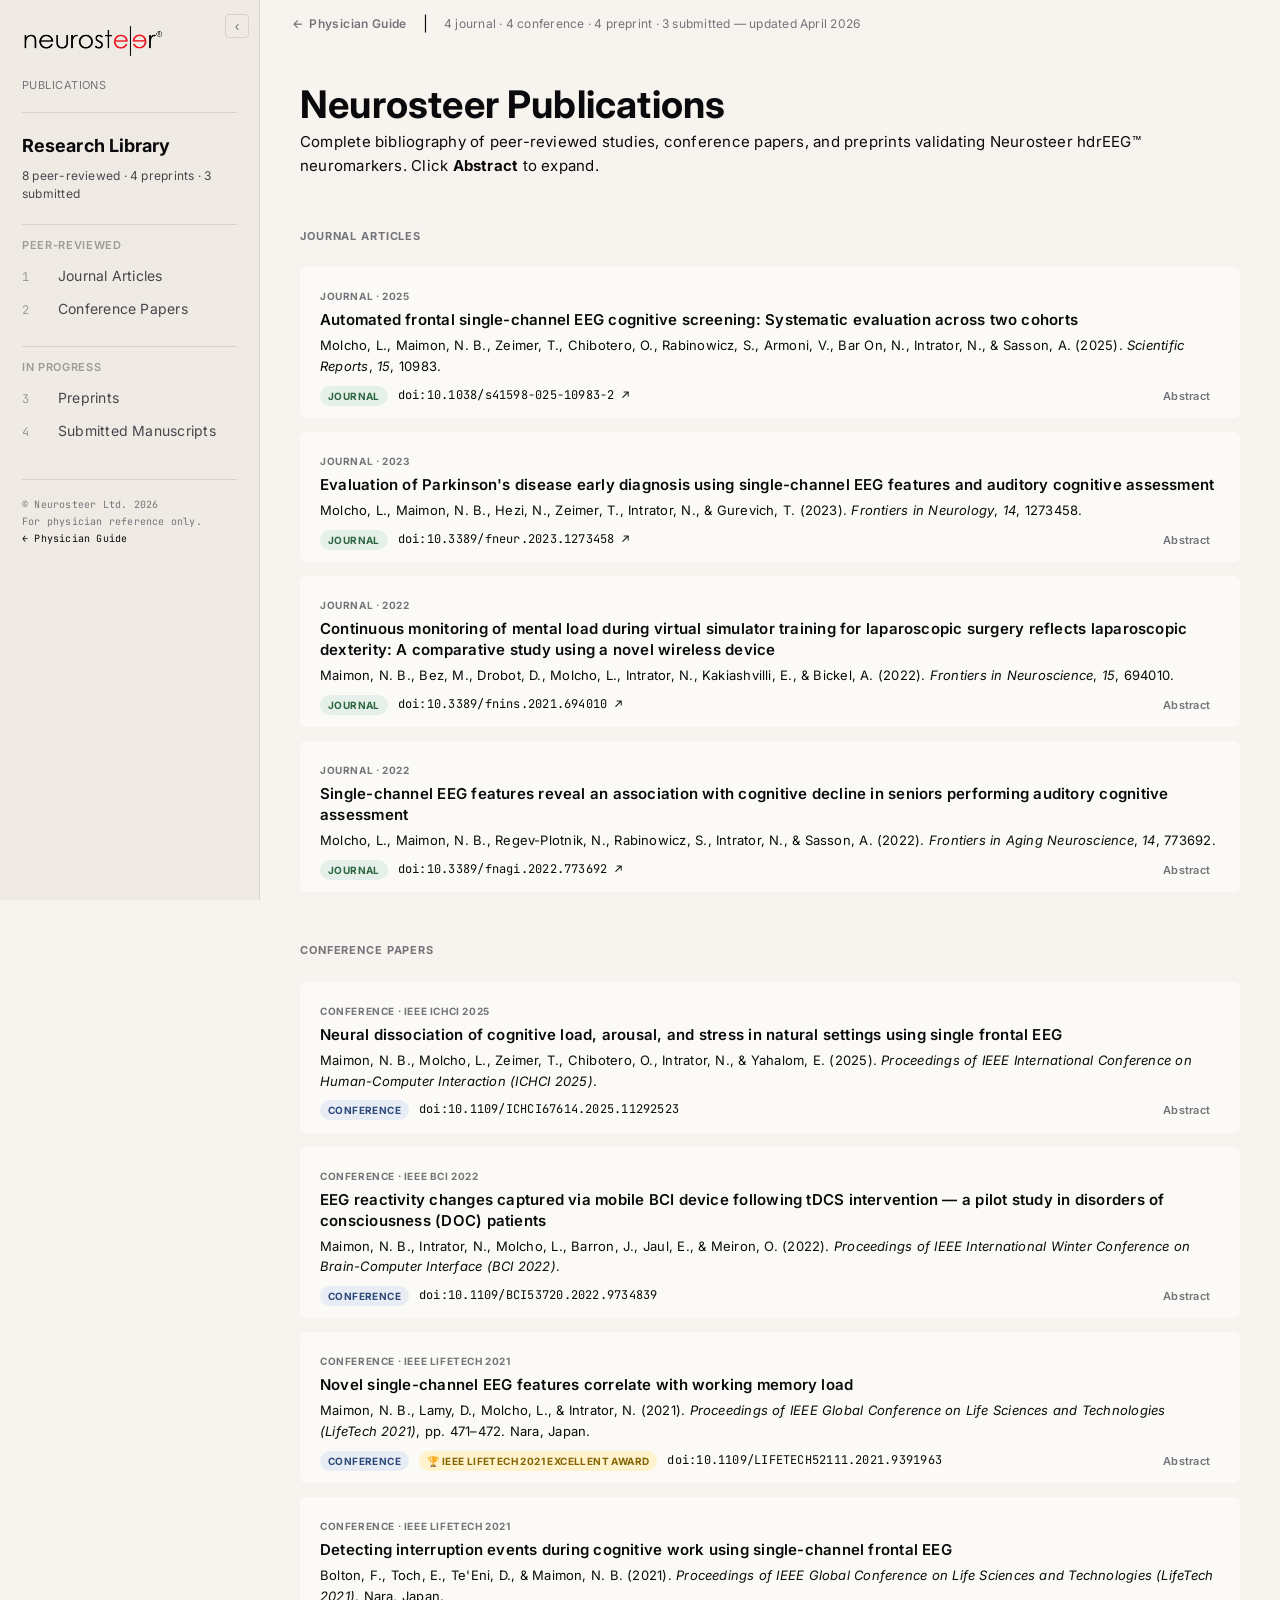
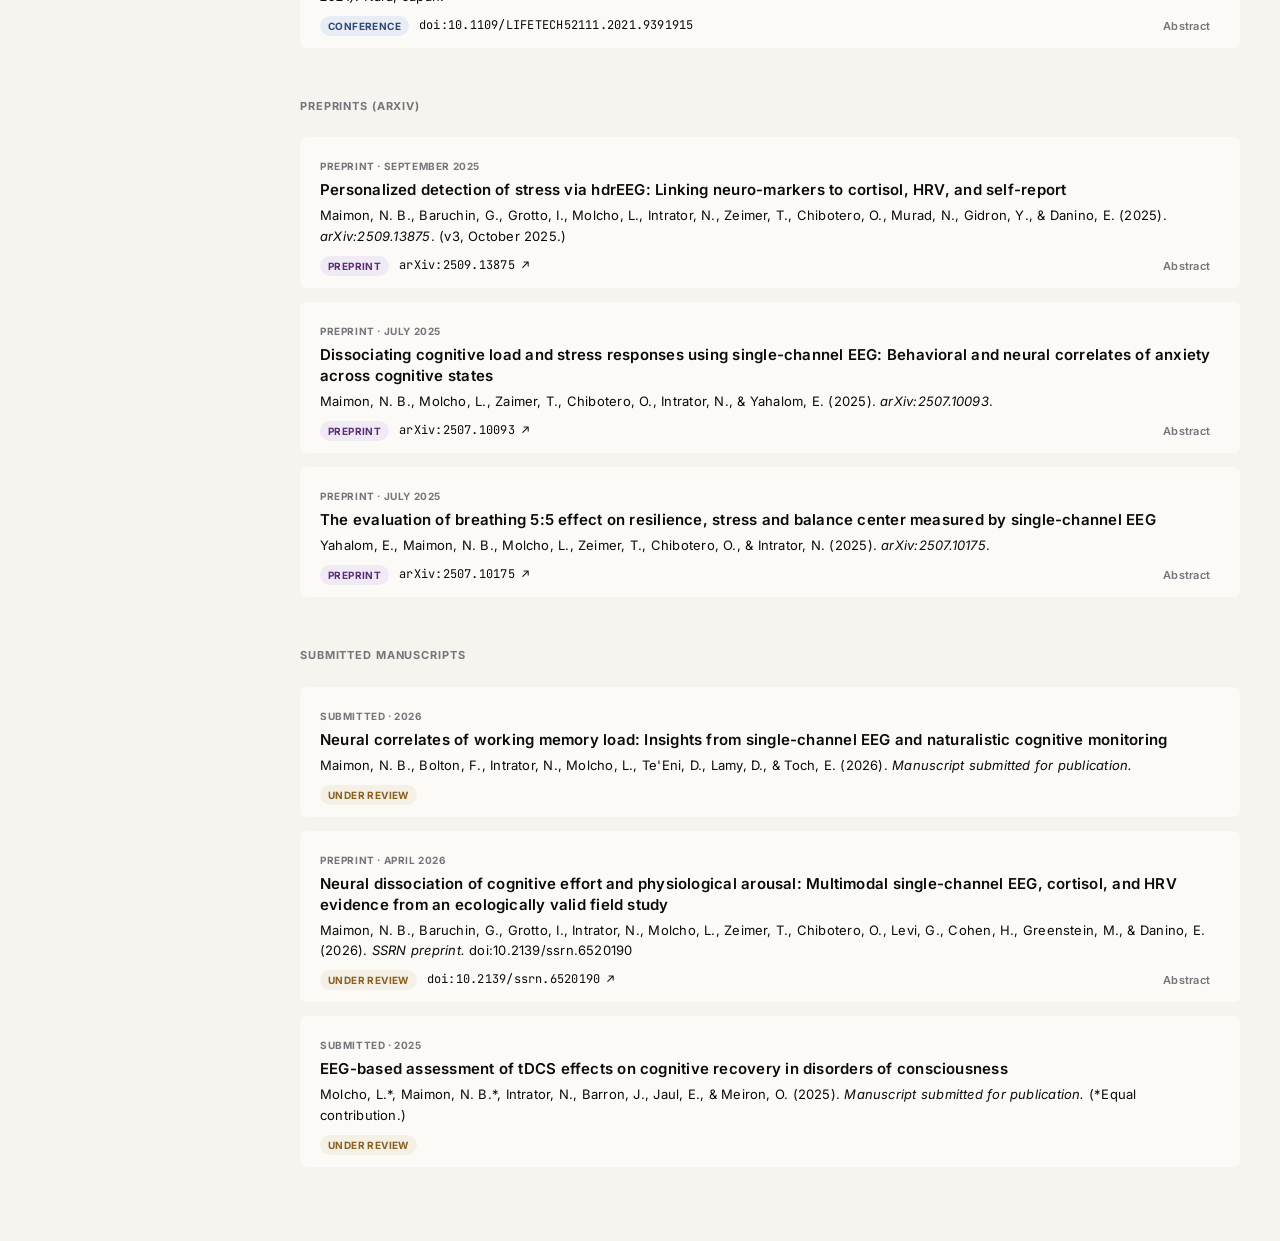
<file: publications.html>
<!doctype html>
<html lang="en">
<head>
<meta charset="utf-8">
<meta name="viewport" content="width=device-width,initial-scale=1">
<title>Neurosteer · Publications</title>
<link rel="stylesheet" href="styles.css?v=8">
<style>
/* ── Publications-specific styles ────────────────────────────── */
.pub-list { list-style: none; padding: 0; margin: 0; }

.pub-item {
  border: 1px solid var(--rule);
  border-radius: 6px;
  margin-bottom: 14px;
  background: var(--card);
  overflow: hidden;
}

.pub-header { padding: 16px 20px 12px; }

.pub-num {
  display: inline-block;
  font-size: 10px; font-weight: 700;
  letter-spacing: 0.06em; color: var(--stone);
  text-transform: uppercase; margin-bottom: 5px;
}

.pub-title {
  font-family: var(--f-sans); font-size: 15px; font-weight: 600;
  color: var(--ink); line-height: 1.4; margin: 0 0 5px;
}

.pub-citation {
  font-size: 13px; color: var(--text-2); line-height: 1.6; margin: 0 0 9px;
}
.pub-citation em { font-style: italic; }

.pub-meta {
  display: flex; align-items: center;
  gap: 10px; flex-wrap: wrap;
}

.pub-tag {
  display: inline-block; padding: 2px 8px; border-radius: 10px;
  font-size: 10px; font-weight: 700; letter-spacing: 0.04em; text-transform: uppercase;
}
.pub-tag.journal    { background: #E6F0EA; color: #2D6641; }
.pub-tag.conference { background: #E8EDF5; color: #2D4A7A; }
.pub-tag.preprint   { background: #F0EAF5; color: #5A2D7A; }
.pub-tag.submitted  { background: #F5F0E6; color: #8A6020; }
.pub-tag.award      { background: #FFF3CD; color: #856404; }

.pub-doi {
  font-size: 12px; color: var(--green); text-decoration: none;
  font-family: var(--f-mono);
}
.pub-doi:hover { text-decoration: underline; }

.pub-abstract-toggle {
  display: inline-block; padding: 3px 10px;
  border: 1px solid var(--rule); border-radius: 4px;
  font-size: 11px; font-weight: 600; color: var(--stone);
  background: none; cursor: pointer; font-family: var(--f-sans);
  letter-spacing: 0.02em; transition: background 0.15s, color 0.15s;
  margin-left: auto;
}
.pub-abstract-toggle:hover,
.pub-abstract-toggle[aria-expanded="true"] { background: var(--bg-2); color: var(--ink); }

.pub-abstract {
  display: none; padding: 0 20px 16px;
  font-size: 13px; line-height: 1.7; color: var(--text-2);
  border-top: 1px solid var(--rule);
}
.pub-abstract p { margin: 10px 0 0; }
.pub-abstract p:first-child { margin-top: 12px; }
.pub-abstract.open { display: block; }

.pub-section-head {
  font-size: 11px; font-weight: 700; letter-spacing: 0.08em;
  text-transform: uppercase; color: var(--stone);
  padding: 22px 0 8px; border-bottom: 1px solid var(--rule); margin-bottom: 14px;
}

.back-link {
  display: inline-flex; align-items: center; gap: 6px;
  font-size: 12px; font-weight: 600; color: var(--stone);
  text-decoration: none; letter-spacing: 0.03em;
}
.back-link:hover { color: var(--ink); }
.back-link::before { content: "\2190"; }
</style>
</head>
<body>

<button class="hamburger-btn" id="hamburger-btn" aria-label="Open navigation">
  <span></span><span></span><span></span>
</button>
<button class="rail-reopen-btn" id="rail-reopen-btn" aria-label="Open navigation" title="Open navigation">&#8250;</button>
<div class="nav-overlay" id="nav-overlay"></div>

<div class="shell">

  <!-- ═════════ LEFT RAIL ═════════ -->
  <aside class="rail" id="rail">
    <button class="rail-toggle-btn" id="rail-toggle-btn" aria-label="Collapse navigation" title="Collapse navigation">&#8249;</button>
    <div class="brand">
      <img src="assets/logo.png" alt="Neurosteer" style="width:140px;height:auto;display:block;margin-bottom:6px;">
      <div class="brand-name" style="font-size:11px;font-weight:400;color:var(--stone);letter-spacing:0.04em;text-transform:uppercase;">Publications</div>
    </div>

    <div class="doc-title">Research Library</div>
    <div class="doc-sub">8 peer-reviewed · 4 preprints · 3 submitted</div>

    <div class="rail-group-label">Peer-Reviewed</div>
    <a class="rail-link" href="#journals"><span class="rail-num">1</span><span>Journal Articles</span></a>
    <a class="rail-link" href="#conference"><span class="rail-num">2</span><span>Conference Papers</span></a>

    <div class="rail-group-label">In Progress</div>
    <a class="rail-link" href="#preprints"><span class="rail-num">3</span><span>Preprints</span></a>
    <a class="rail-link" href="#submitted"><span class="rail-num">4</span><span>Submitted Manuscripts</span></a>

    <div class="rail-foot">
      © Neurosteer Ltd. 2026<br>
      For physician reference only.<br>
      <a href="index.html">← Physician Guide</a>
    </div>
  </aside>

  <!-- ═════════ MAIN ═════════ -->
  <main class="main">

    <div class="top-bar" style="padding:12px 32px;border-bottom:1px solid var(--rule);display:flex;align-items:center;gap:16px;">
      <a href="index.html" class="back-link">Physician Guide</a>
      <span style="color:var(--rule)">|</span>
      <span style="font-size:12px;color:var(--stone)">4 journal · 4 conference · 4 preprint · 3 submitted — updated April 2026</span>
    </div>

    <div class="chapter" style="padding:36px 40px 60px">

      <div class="chap-title" style="margin-bottom:4px">Neurosteer Publications</div>
      <div class="chap-intro prose" style="margin-bottom:28px">
        Complete bibliography of peer-reviewed studies, conference papers, and preprints
        validating Neurosteer hdrEEG™ neuromarkers. Click <strong>Abstract</strong> to expand.
      </div>

      <!-- ══════════ JOURNAL ARTICLES ══════════ -->
      <div class="pub-section-head" id="journals">Journal Articles</div>
      <ul class="pub-list">

        <!-- J1: Molcho 2025 Scientific Reports -->
        <li class="pub-item" id="pub-molcho-2025">
          <div class="pub-header">
            <div class="pub-num">Journal · 2025</div>
            <div class="pub-title">Automated frontal single-channel EEG cognitive screening: Systematic evaluation across two cohorts</div>
            <p class="pub-citation">Molcho, L., Maimon, N. B., Zeimer, T., Chibotero, O., Rabinowicz, S., Armoni, V., Bar On, N., Intrator, N., &amp; Sasson, A. (2025). <em>Scientific Reports</em>, <em>15</em>, 10983.</p>
            <div class="pub-meta">
              <span class="pub-tag journal">Journal</span>
              <a class="pub-doi" href="https://www.nature.com/articles/s41598-025-10983-2" target="_blank" rel="noopener">doi:10.1038/s41598-025-10983-2 ↗</a>
              <button class="pub-abstract-toggle" aria-expanded="false" onclick="toggleAbstract(this)">Abstract</button>
            </div>
          </div>
          <div class="pub-abstract">
            <p>Timely detection of cognitive decline is paramount for effective intervention, prompting researchers to leverage EEG pattern analysis, focusing particularly on cognitive load, to establish reliable markers for early detection and intervention. This comprehensive report presents findings from two studies and a meta-analysis, involving a total of 237 senior participants, aimed at investigating cognitive function in aging populations. In the first study, 80 seniors were classified into two groups: 40 healthy individuals (MMSE &gt; 28) and 40 at risk of cognitive impairment (MMSE 24–27). Dimensionality reduction models, such as Lasso and Elastic Net, were employed to analyze EEG features correlated with MMSE scores. These models achieved a sensitivity of 0.90 and a specificity of 0.57, indicating a robust capability for detecting cognitive decline. The second study involved 77 seniors, divided into three groups: 30 healthy individuals (MMSE &gt; 27), 30 at risk of MCI (MMSE 24–27), and 17 with mild dementia (MMSE &lt; 24). Results demonstrated significant differences between MMSE groups and cognitive load levels, particularly for Gamma band and A0, a novel machine learning biomarker used to assess cognitive states. A meta-analysis, combining data from both studies and additional data, included 237 senior participants and 112 young controls. Significant associations were identified between EEG biomarkers, such as A0 activity, and cognitive assessment scores including MMSE and MoCA, suggesting their potential as reliable indicators for timely detection of cognitive decline. EEG patterns, particularly Gamma band activity, demonstrated promising associations with cognitive load and cognitive decline, highlighting the value of EEG in understanding cognitive function. The study highlights the feasibility of using a single-channel EEG device combined with advanced machine learning models, offering a practical and accessible method for evaluating cognitive function and identifying individuals at risk in various settings.</p>
          </div>
        </li>

        <!-- J2: Molcho 2023 FN (Parkinson's) -->
        <li class="pub-item" id="pub-molcho-2023-pd">
          <div class="pub-header">
            <div class="pub-num">Journal · 2023</div>
            <div class="pub-title">Evaluation of Parkinson's disease early diagnosis using single-channel EEG features and auditory cognitive assessment</div>
            <p class="pub-citation">Molcho, L., Maimon, N. B., Hezi, N., Zeimer, T., Intrator, N., &amp; Gurevich, T. (2023). <em>Frontiers in Neurology</em>, <em>14</em>, 1273458.</p>
            <div class="pub-meta">
              <span class="pub-tag journal">Journal</span>
              <a class="pub-doi" href="https://www.frontiersin.org/journals/neurology/articles/10.3389/fneur.2023.1273458/full" target="_blank" rel="noopener">doi:10.3389/fneur.2023.1273458 ↗</a>
              <button class="pub-abstract-toggle" aria-expanded="false" onclick="toggleAbstract(this)">Abstract</button>
            </div>
          </div>
          <div class="pub-abstract">
            <p><strong>Background:</strong> Parkinson's disease (PD) often presents with subtle early signs, making diagnosis difficult. F-DOPA PET imaging provides a reliable measure of dopaminergic function and is a primary tool for early PD diagnosis. This study aims to evaluate the ability of machine-learning (ML) extracted EEG features to predict F-DOPA results and distinguish between PD and non-PD patients. These features, extracted using a single-channel EEG during an auditory cognitive assessment, include EEG feature A0 associated with cognitive load in healthy subjects, and EEG feature L1 associated with cognitive task differentiation.</p>
            <p><strong>Methods:</strong> Participants in this study are comprised of cognitively healthy patients who had undergone an F-DOPA PET scan as a part of their standard care (n = 32), and cognitively healthy controls (n = 20). EEG data collected using the Neurosteer system during an auditory cognitive task, was decomposed using wavelet-packet analysis and machine learning methods for feature extraction. These features were used in a connectivity analysis that was applied in a similar manner to fMRI connectivity. A preliminary model that relies on the features and their connectivity was used to predict initially unrevealed F-DOPA test results. Then, generalized linear mixed models (LMM) were used to discern between PD and non-PD subjects based on EEG variables.</p>
            <p><strong>Results:</strong> The prediction model correctly classified patients with unrevealed scores as positive F-DOPA. EEG feature A0 and the Delta band revealed distinct activity patterns separating between study groups, with controls displaying higher activity than PD patients. In controls, EEG feature L1 showed variations between resting state and high-cognitive load, an effect lacking in PD patients.</p>
            <p><strong>Conclusion:</strong> Our findings exhibit the potential of single-channel EEG technology in combination with an auditory cognitive assessment to distinguish positive from negative F-DOPA PET scores. This approach shows promise for early PD diagnosis.</p>
          </div>
        </li>

        <!-- J3: Maimon 2022 FNS (laparoscopy) -->
        <li class="pub-item" id="pub-maimon-2022-lap">
          <div class="pub-header">
            <div class="pub-num">Journal · 2022</div>
            <div class="pub-title">Continuous monitoring of mental load during virtual simulator training for laparoscopic surgery reflects laparoscopic dexterity: A comparative study using a novel wireless device</div>
            <p class="pub-citation">Maimon, N. B., Bez, M., Drobot, D., Molcho, L., Intrator, N., Kakiashvilli, E., &amp; Bickel, A. (2022). <em>Frontiers in Neuroscience</em>, <em>15</em>, 694010.</p>
            <div class="pub-meta">
              <span class="pub-tag journal">Journal</span>
              <a class="pub-doi" href="https://www.frontiersin.org/journals/neuroscience/articles/10.3389/fnins.2021.694010/full" target="_blank" rel="noopener">doi:10.3389/fnins.2021.694010 ↗</a>
              <button class="pub-abstract-toggle" aria-expanded="false" onclick="toggleAbstract(this)">Abstract</button>
            </div>
          </div>
          <div class="pub-abstract">
            <p><strong>Introduction:</strong> Cognitive Load Theory (CLT) relates to the efficiency with which individuals manipulate the limited capacity of working memory load. Repeated training generally results in individual performance increase and cognitive load decrease, as measured by both behavioral and neuroimaging methods. One of the known biomarkers for cognitive load is frontal theta band, measured by an EEG. Simulation-based training is an effective tool for acquiring practical skills, specifically to train new surgeons in a controlled and hazard-free environment. Measuring the cognitive load of young surgeons undergoing such training can help to determine whether they are ready to take part in a real surgery. In this study, we measured the performance of medical students and interns in a surgery simulator, while their brain activity was monitored by a single-channel EEG.</p>
            <p><strong>Methods:</strong> A total of 38 medical students and interns were divided into three groups and underwent three experiments examining their behavioral performances. The participants were performing a task while being monitored by the Simbionix LAPMENTOR™. Their brain activity was simultaneously measured using a single-channel EEG with novel signal processing (Aurora by Neurosteer®). Each experiment included three trials of a simulator task performed with laparoscopic hands. The time retention between the tasks was different in each experiment, in order to examine changes in performance and cognitive load biomarkers that occurred during the task or as a result of nighttime sleep consolidation.</p>
            <p><strong>Results:</strong> The participants' behavioral performance improved with trial repetition in all three experiments. In Experiments 1 and 2, delta band and the novel VC9 biomarker (previously shown to correlate with cognitive load) exhibited a significant decrease in activity with trial repetition. Additionally, delta, VC9, and, to some extent, theta activity decreased with better individual performance.</p>
            <p><strong>Discussion:</strong> In correspondence with previous research, EEG markers delta, VC9, and theta (partially) decreased with lower cognitive load and higher performance; the novel biomarker, VC9, showed higher sensitivity to lower cognitive load levels. Together, these measurements may be used for the neuroimaging assessment of cognitive load while performing simulator laparoscopic tasks. This can potentially be expanded to evaluate the readiness of surgeons for real surgery.</p>
          </div>
        </li>

        <!-- J4: Molcho 2022 FAN -->
        <li class="pub-item" id="pub-molcho-2022">
          <div class="pub-header">
            <div class="pub-num">Journal · 2022</div>
            <div class="pub-title">Single-channel EEG features reveal an association with cognitive decline in seniors performing auditory cognitive assessment</div>
            <p class="pub-citation">Molcho, L., Maimon, N. B., Regev-Plotnik, N., Rabinowicz, S., Intrator, N., &amp; Sasson, A. (2022). <em>Frontiers in Aging Neuroscience</em>, <em>14</em>, 773692.</p>
            <div class="pub-meta">
              <span class="pub-tag journal">Journal</span>
              <a class="pub-doi" href="https://www.frontiersin.org/journals/aging-neuroscience/articles/10.3389/fnagi.2022.773692/full" target="_blank" rel="noopener">doi:10.3389/fnagi.2022.773692 ↗</a>
              <button class="pub-abstract-toggle" aria-expanded="false" onclick="toggleAbstract(this)">Abstract</button>
            </div>
          </div>
          <div class="pub-abstract">
            <p><strong>Background:</strong> Cognitive decline remains highly underdiagnosed despite efforts to find novel cognitive biomarkers. Electroencephalography (EEG) features based on machine-learning (ML) may offer a non-invasive, low-cost approach for identifying cognitive decline. However, most studies use cumbersome multi-electrode systems. This study aims to evaluate the ability to assess cognitive states using machine learning (ML)-based EEG features extracted from a single-channel EEG with an auditory cognitive assessment.</p>
            <p><strong>Methods:</strong> This study included data collected from senior participants in different cognitive states (60) and healthy controls (22), performing an auditory cognitive assessment while being recorded with a single-channel EEG. Mini-Mental State Examination (MMSE) scores were used to designate groups, with cutoff scores of 24 and 27. EEG data processing included wavelet-packet decomposition and ML to extract EEG features. Data analysis included Pearson correlations and generalized linear mixed-models on several EEG variables: Delta and Theta frequency-bands and three ML-based EEG features: VC9, ST4, and A0, previously extracted from a different dataset and showed association with cognitive load.</p>
            <p><strong>Results:</strong> MMSE scores significantly correlated with reaction times and EEG features A0 and ST4. The features also showed significant separation between study groups: A0 separated between the MMSE &lt; 24 and MMSE ≥ 28 groups, in addition to separating between young participants and senior groups. ST4 differentiated between the MMSE &lt; 24 group and all other groups (MMSE 24–27, MMSE ≥ 28 and healthy young groups), showing sensitivity to subtle changes in cognitive states. EEG features Theta, Delta, A0, and VC9 showed increased activity with higher cognitive load levels, present only in the healthy young group, indicating different activity patterns between young and senior participants in different cognitive states. Consistent with previous reports, this association was most prominent for VC9 which significantly separated between all levels of cognitive load.</p>
            <p><strong>Discussion:</strong> This study successfully demonstrated the ability to assess cognitive states with an easy-to-use single-channel EEG using an auditory cognitive assessment. The short set-up time and novel ML features enable objective and easy assessment of cognitive states.</p>
          </div>
        </li>

      </ul>

      <!-- ══════════ CONFERENCE PAPERS ══════════ -->
      <div class="pub-section-head" id="conference" style="margin-top:28px">Conference Papers</div>
      <ul class="pub-list">

        <!-- C1: Maimon 2025 IEEE ICHCI -->
        <li class="pub-item" id="pub-maimon-2025-ichci">
          <div class="pub-header">
            <div class="pub-num">Conference · IEEE ICHCI 2025</div>
            <div class="pub-title">Neural dissociation of cognitive load, arousal, and stress in natural settings using single frontal EEG</div>
            <p class="pub-citation">Maimon, N. B., Molcho, L., Zeimer, T., Chibotero, O., Intrator, N., &amp; Yahalom, E. (2025). <em>Proceedings of IEEE International Conference on Human-Computer Interaction (ICHCI 2025)</em>.</p>
            <div class="pub-meta">
              <span class="pub-tag conference">Conference</span>
              <a class="pub-doi" href="https://doi.org/10.1109/ICHCI67614.2025.11292523" target="_blank" rel="noopener">doi:10.1109/ICHCI67614.2025.11292523</a>
              <button class="pub-abstract-toggle" aria-expanded="false" onclick="toggleAbstract(this)">Abstract</button>
            </div>
          </div>
          <div class="pub-abstract">
            <p>Identifying neural markers of stress and cognitive load is key to developing scalable tools for mental state assessment. This study evaluated whether a single-channel high-density EEG (hdrEEG) system could dissociate cognitive and stress-related activity during a brief auditory task-based protocol. Sixty-eight healthy adults completed resting-state recordings, cognitively demanding auditory tasks, and exposure to unpredictable lateralized startle stimuli. Participants also rated their stress and anxiety using a modified State–Trait Anxiety Inventory (STAI). EEG analysis focused on frequency bands (Theta, Gamma, Delta) and machine-learning-derived features (A0, ST4, VC9, T2). A double dissociation emerged: Theta and VC9 increased under cognitive load but not startle, supporting their sensitivity to executive function; in contrast, Gamma and A0 were elevated by the startle stimulus, consistent with stress reactivity. ST4 tracked cognitive effort and worry, while T2 negatively correlated with self-reported calmness, indicating relevance to emotional regulation. These results demonstrate that a short, uniform assessment using portable EEG can yield multiple reliable biomarkers of cognitive and affective states. The findings have implications for clinical, occupational, and educational settings, and may inform future neurofeedback protocols targeting simultaneous regulation of attention and stress.</p>
          </div>
        </li>

        <!-- C2: Maimon 2022 BCI (DOC/tDCS) -->
        <li class="pub-item" id="pub-maimon-2022-bci">
          <div class="pub-header">
            <div class="pub-num">Conference · IEEE BCI 2022</div>
            <div class="pub-title">EEG reactivity changes captured via mobile BCI device following tDCS intervention — a pilot study in disorders of consciousness (DOC) patients</div>
            <p class="pub-citation">Maimon, N. B., Intrator, N., Molcho, L., Barron, J., Jaul, E., &amp; Meiron, O. (2022). <em>Proceedings of IEEE International Winter Conference on Brain-Computer Interface (BCI 2022)</em>.</p>
            <div class="pub-meta">
              <span class="pub-tag conference">Conference</span>
              <a class="pub-doi" href="https://doi.org/10.1109/BCI53720.2022.9734839" target="_blank" rel="noopener">doi:10.1109/BCI53720.2022.9734839</a>
              <button class="pub-abstract-toggle" aria-expanded="false" onclick="toggleAbstract(this)">Abstract</button>
            </div>
          </div>
          <div class="pub-abstract">
            <p>Open-label transcranial direct current stimulation (tDCS) treatment in six patients with disorders of consciousness (DOC) was examined, focusing on the possible clinical benefits and changes in event-related EEG reactivity immediately following a 10 days anodal left-prefrontal cortex tDCS treatment versus pre-treatment clinical and neural reactivity parameters, as well as noting clinical recovery parameters over a post-treatment period of one year. Patients EEG were collected via two main EEG systems: the Neurosteer® system, a mobile 3-electrode neurological BCI allowing cloud-based online analysis of the classical EEG bands along with novel machine-learning based biomarkers, and a standard clinical EEG/ERP 19 channel wired-system. Clinical recovery scores were noted at baseline and after the tDCS intervention, as well as during the one-year post-stimulation period. Preliminary results indicate changes in clinical recovery scores, auditory ERPs indicating increased sensitivity to echoic memory neural-excitability, and in the EEG-based biomarkers in a subset of patients (three patients). One patient that showed the most pronounced clinical improvement following tDCS treatment indicated significant change in his auditory ERPs, VC9 biomarker and frontal theta activity.</p>
          </div>
        </li>

        <!-- C3: Maimon 2021 LifeTech (working memory) -->
        <li class="pub-item" id="pub-maimon-2021-wm">
          <div class="pub-header">
            <div class="pub-num">Conference · IEEE LifeTech 2021</div>
            <div class="pub-title">Novel single-channel EEG features correlate with working memory load</div>
            <p class="pub-citation">Maimon, N. B., Lamy, D., Molcho, L., &amp; Intrator, N. (2021). <em>Proceedings of IEEE Global Conference on Life Sciences and Technologies (LifeTech 2021)</em>, pp. 471–472. Nara, Japan.</p>
            <div class="pub-meta">
              <span class="pub-tag conference">Conference</span>
              <span class="pub-tag award">🏆 IEEE LifeTech 2021 Excellent Award</span>
              <a class="pub-doi" href="https://doi.org/10.1109/LIFETECH52111.2021.9391963" target="_blank" rel="noopener">doi:10.1109/LIFETECH52111.2021.9391963</a>
              <button class="pub-abstract-toggle" aria-expanded="false" onclick="toggleAbstract(this)">Abstract</button>
            </div>
          </div>
          <div class="pub-abstract">
            <p>Working Memory (WM) load is a cognitive feature, which is highly correlated with mental effort. Theta power, among other neurological biomarkers, shows increased activity with increasing WM load. These correspondences frequently break down in individuals with cognitive decline, making WM load biomarkers a potentially valuable tool for early detection of cognitive impairment. However, such studies used multiple-channel EEG headsets, which are not easy to use and accessible. Here we used a single-channel EEG set (Aurora by Neurosteer®) and evaluated the ability of novel features, previously extracted on a different dataset, to serve as WM load biomarkers. In a single experiment, fourteen participants underscored the widely used n-back task while their brain activity was recorded with the mobile EEG device. Frontal theta power, as well as two novel features, significantly correlated with the levels of WM load. However, the two novel features exhibited higher sensitivity to lower WM load changes. These more sensitive biomarkers of WM load are a promising tool for mass screening of mild cognitive impairment.</p>
          </div>
        </li>

        <!-- C4: Bolton 2021 LifeTech (interruptions) -->
        <li class="pub-item" id="pub-bolton-2021">
          <div class="pub-header">
            <div class="pub-num">Conference · IEEE LifeTech 2021</div>
            <div class="pub-title">Detecting interruption events during cognitive work using single-channel frontal EEG</div>
            <p class="pub-citation">Bolton, F., Toch, E., Te'Eni, D., &amp; Maimon, N. B. (2021). <em>Proceedings of IEEE Global Conference on Life Sciences and Technologies (LifeTech 2021)</em>. Nara, Japan.</p>
            <div class="pub-meta">
              <span class="pub-tag conference">Conference</span>
              <a class="pub-doi" href="https://doi.org/10.1109/LIFETECH52111.2021.9391915" target="_blank" rel="noopener">doi:10.1109/LIFETECH52111.2021.9391915</a>
              <button class="pub-abstract-toggle" aria-expanded="false" onclick="toggleAbstract(this)">Abstract</button>
            </div>
          </div>
          <div class="pub-abstract">
            <p>Contemporary computing devices subject their users to continuous interruptions that can seriously harm productivity and well-being. Understanding how people react to notifications can provide valuable information in managing undesirable interruptions. We test whether a wearable EEG system can detect interruption decision events. Participants in a lab experiment (n=15) received notifications while carrying out a primary task, at the same time their brain activity was recorded with a wearable EEG system. We show that specific EEG features can distinguish between notifications that interrupt the user's activity and notifications that the user can disregard. Our results demonstrate that wearable EEG can serve as a basis for managing interruptions.</p>
          </div>
        </li>

      </ul>

      <!-- ══════════ PREPRINTS ══════════ -->
      <div class="pub-section-head" id="preprints" style="margin-top:28px">Preprints (arXiv)</div>
      <ul class="pub-list">

        <!-- P1: Maimon arXiv:2509.13875 (Sep 2025) -->
        <li class="pub-item" id="pub-maimon-2025-stress">
          <div class="pub-header">
            <div class="pub-num">Preprint · September 2025</div>
            <div class="pub-title">Personalized detection of stress via hdrEEG: Linking neuro-markers to cortisol, HRV, and self-report</div>
            <p class="pub-citation">Maimon, N. B., Baruchin, G., Grotto, I., Molcho, L., Intrator, N., Zeimer, T., Chibotero, O., Murad, N., Gidron, Y., &amp; Danino, E. (2025). <em>arXiv:2509.13875</em>. (v3, October 2025.)</p>
            <div class="pub-meta">
              <span class="pub-tag preprint">Preprint</span>
              <a class="pub-doi" href="https://arxiv.org/abs/2509.13875" target="_blank" rel="noopener">arXiv:2509.13875 ↗</a>
              <button class="pub-abstract-toggle" aria-expanded="false" onclick="toggleAbstract(this)">Abstract</button>
            </div>
          </div>
          <div class="pub-abstract">
            <p><strong>Study 1 (n = 101, ages 22–82):</strong> Participants completed stress questionnaires, provided cortisol samples (pre/post session), and performed various cognitive and emotional tasks while EEG was recorded with the Neurosteer system.</p>
            <p><strong>Study 2 (n = 82, ages 19–42):</strong> Participants completed anxiety assessments and underwent heart rate monitoring during different task conditions.</p>
            <p>ST4 reflected physiological arousal and cognitive strain, correlating with cortisol and HRV. T2 reflected emotional and autonomic regulation. Both markers offer portable, multimodal indicators of personalized stress for clinical assessment — bridging EEG, endocrine, and self-report measures in naturalistic settings.</p>
          </div>
        </li>

        <!-- P2: Maimon arXiv:2507.10093 (Jul 2025) -->
        <li class="pub-item" id="pub-maimon-2025-dissoc">
          <div class="pub-header">
            <div class="pub-num">Preprint · July 2025</div>
            <div class="pub-title">Dissociating cognitive load and stress responses using single-channel EEG: Behavioral and neural correlates of anxiety across cognitive states</div>
            <p class="pub-citation">Maimon, N. B., Molcho, L., Zaimer, T., Chibotero, O., Intrator, N., &amp; Yahalom, E. (2025). <em>arXiv:2507.10093</em>.</p>
            <div class="pub-meta">
              <span class="pub-tag preprint">Preprint</span>
              <a class="pub-doi" href="https://arxiv.org/abs/2507.10093" target="_blank" rel="noopener">arXiv:2507.10093 ↗</a>
              <button class="pub-abstract-toggle" aria-expanded="false" onclick="toggleAbstract(this)">Abstract</button>
            </div>
          </div>
          <div class="pub-abstract">
            <p>68 participants completed resting recordings, demanding auditory cognitive tasks, and exposure to unpredictable startle stimuli while reporting anxiety levels. The study investigated whether portable single-channel EEG can distinguish cognitive demands from stress-related brain activity.</p>
            <p>Analysis revealed distinct neural signatures: Theta and VC9 increased under cognitive load but not startle, while Gamma and A0 were elevated by the startle stimulus. The findings suggest that brief, uniform EEG assessment can provide multiple reliable indicators of mental and emotional states simultaneously, with potential applications in clinical, educational, and occupational monitoring.</p>
          </div>
        </li>

        <!-- P3: Yahalom arXiv:2507.10175 (Jul 2025) -->
        <li class="pub-item" id="pub-yahalom-2025">
          <div class="pub-header">
            <div class="pub-num">Preprint · July 2025</div>
            <div class="pub-title">The evaluation of breathing 5:5 effect on resilience, stress and balance center measured by single-channel EEG</div>
            <p class="pub-citation">Yahalom, E., Maimon, N. B., Molcho, L., Zeimer, T., Chibotero, O., &amp; Intrator, N. (2025). <em>arXiv:2507.10175</em>.</p>
            <div class="pub-meta">
              <span class="pub-tag preprint">Preprint</span>
              <a class="pub-doi" href="https://arxiv.org/abs/2507.10175" target="_blank" rel="noopener">arXiv:2507.10175 ↗</a>
              <button class="pub-abstract-toggle" aria-expanded="false" onclick="toggleAbstract(this)">Abstract</button>
            </div>
          </div>
          <div class="pub-abstract">
            <p>38 participants were divided into intervention and control groups to evaluate slow-paced (5:5) breathing on stress and emotional regulation. The intervention group completed two EEG sessions two weeks apart with daily breathing exercises; the control group had one session.</p>
            <p>Results showed immediate and sustained effects on neural markers of stress and cognition, with reduced anxiety-related EEG markers after practicing the 5:5 breathing technique. Single-channel hdrEEG detected these neurofeedback-relevant changes, supporting its use for monitoring and guiding breathing-based resilience training.</p>
          </div>
        </li>

      </ul>

      <!-- ══════════ SUBMITTED / UNDER REVIEW ══════════ -->
      <div class="pub-section-head" id="submitted" style="margin-top:28px">Submitted Manuscripts</div>
      <ul class="pub-list">

        <li class="pub-item" id="pub-submitted-wm-2026">
          <div class="pub-header">
            <div class="pub-num">Submitted · 2026</div>
            <div class="pub-title">Neural correlates of working memory load: Insights from single-channel EEG and naturalistic cognitive monitoring</div>
            <p class="pub-citation">Maimon, N. B., Bolton, F., Intrator, N., Molcho, L., Te'Eni, D., Lamy, D., &amp; Toch, E. (2026). <em>Manuscript submitted for publication.</em></p>
            <div class="pub-meta"><span class="pub-tag submitted">Under Review</span></div>
          </div>
        </li>

        <li class="pub-item" id="pub-maimon-2026-field">
          <div class="pub-header">
            <div class="pub-num">Preprint · April 2026</div>
            <div class="pub-title">Neural dissociation of cognitive effort and physiological arousal: Multimodal single-channel EEG, cortisol, and HRV evidence from an ecologically valid field study</div>
            <p class="pub-citation">Maimon, N. B., Baruchin, G., Grotto, I., Intrator, N., Molcho, L., Zeimer, T., Chibotero, O., Levi, G., Cohen, H., Greenstein, M., &amp; Danino, E. (2026). <em>SSRN preprint.</em> doi:10.2139/ssrn.6520190</p>
            <div class="pub-meta">
              <span class="pub-tag submitted">Under Review</span>
              <a class="pub-doi" href="https://doi.org/10.2139/ssrn.6520190" target="_blank" rel="noopener">doi:10.2139/ssrn.6520190 ↗</a>
              <button class="pub-abstract-toggle" aria-expanded="false" onclick="toggleAbstract(this)">Abstract</button>
            </div>
          </div>
          <div class="pub-abstract">
            <p>Objective measurement of stress is critical in populations exposed to chronic adversity, yet existing tools fail to distinguish cognitive effort from physiological arousal at the individual level. 101 healthy adults (87 women, 14 men; forest therapy program) underwent an auditory cognitive battery spanning resting state, working memory, emotional processing, and acute startle, with simultaneous single-channel prefrontal EEG. A subset (N=29) provided salivary cortisol; HRV was assessed at baseline and three hours post-session.</p>
            <p>Linear mixed models revealed a dissociation between EEG-derived features: an <strong>arousal intensity composite (A0)</strong> established a graded hierarchy (Startle &gt; Emotional &gt; Mental Load &gt; Rest), while a <strong>cognitive engagement feature (ST4)</strong> increased uniformly across all active conditions regardless of demand type. A third feature reflecting <strong>cognitive-autonomic regulatory control (T2)</strong> was selectively suppressed during mental load but not during acute stress.</p>
            <p>Higher baseline cortisol negatively predicted A0, consistent with cortisol-mediated attenuation of noradrenergic arousal reactivity, while positively predicting ST4 during working memory — suggesting compensatory effortful recruitment under chronic HPA load. VC9 and low-frequency spectral activity predicted reduced HRV three hours post-session; T2 predicted self-reported anger at the same time point.</p>
            <p>These findings demonstrate that single-channel EEG can dissociate physiological arousal from cognitive effort, offering a scalable framework for personalized stress screening in populations exposed to prolonged instability.</p>
          </div>
        </li>

        <li class="pub-item" id="pub-submitted-doc-2025">
          <div class="pub-header">
            <div class="pub-num">Submitted · 2025</div>
            <div class="pub-title">EEG-based assessment of tDCS effects on cognitive recovery in disorders of consciousness</div>
            <p class="pub-citation">Molcho, L.*, Maimon, N. B.*, Intrator, N., Barron, J., Jaul, E., &amp; Meiron, O. (2025). <em>Manuscript submitted for publication.</em> (*Equal contribution.)</p>
            <div class="pub-meta"><span class="pub-tag submitted">Under Review</span></div>
          </div>
        </li>

      </ul>

    </div><!-- /chapter -->
  </main>
</div>

<script>
function toggleAbstract(btn) {
  const ab = btn.closest('.pub-item').querySelector('.pub-abstract');
  const open = ab.classList.toggle('open');
  btn.setAttribute('aria-expanded', open ? 'true' : 'false');
  btn.textContent = open ? 'Hide abstract' : 'Abstract';
}
</script>
<script>
(function(){
  var btn = document.getElementById('hamburger-btn');
  var rail = document.getElementById('rail');
  var overlay = document.getElementById('nav-overlay');
  function openNav(){
    rail.classList.add('nav-open');
    btn.classList.add('nav-open');
    overlay.classList.add('active');
    document.body.style.overflow = 'hidden';
  }
  function closeNav(){
    rail.classList.remove('nav-open');
    btn.classList.remove('nav-open');
    overlay.classList.remove('active');
    document.body.style.overflow = '';
  }
  btn.addEventListener('click', function(){ rail.classList.contains('nav-open') ? closeNav() : openNav(); });
  overlay.addEventListener('click', closeNav);
  rail.querySelectorAll('a').forEach(function(a){
    a.addEventListener('click', function(e){
      if(window.innerWidth > 900) return;
      var href = a.getAttribute('href');
      if(href && href.charAt(0) === '#'){
        e.preventDefault();
        var target = document.querySelector(href);
        closeNav();
        if(target){
          requestAnimationFrame(function(){
            requestAnimationFrame(function(){
              target.scrollIntoView({behavior:'smooth',block:'start'});
            });
          });
        }
      } else {
        closeNav();
      }
    });
  });

  /* Desktop rail collapse */
  var shell = document.querySelector('.shell');
  var toggleBtn = document.getElementById('rail-toggle-btn');
  var reopenBtn = document.getElementById('rail-reopen-btn');
  toggleBtn.addEventListener('click', function(){
    shell.classList.add('rail-collapsed');
    reopenBtn.classList.add('visible');
  });
  reopenBtn.addEventListener('click', function(){
    shell.classList.remove('rail-collapsed');
    reopenBtn.classList.remove('visible');
  });
})();
</script>
</body>
</html>
</file>
<file: styles.css>
/* ═════════════════════════════════════════════════════════════
   NEUROSTEER PHYSICIAN GUIDE — v2 CLINICAL REFERENCE STYLESHEET
   Palette: paper · ink · one accent (brand red)
   Type: Inter (all weights) · JetBrains Mono (data/ids)
   ═════════════════════════════════════════════════════════════ */

@import url('https://fonts.googleapis.com/css2?family=Inter:wght@300;400;500;600;700;800&family=JetBrains+Mono:wght@400;500;600&display=swap');

:root{
  /* paper */
  --paper: #F7F4EF;
  --paper-2: #EFEBE4;
  --paper-3: #E6E1D8;
  --paper-ink: #E9E4DA;
  --card: #FBFAF6;

  /* ink */
  --ink: #0A0A0C;
  --ink-2: #1E1E22;
  --slate: #46464B;
  --stone: #74747A;
  --stone-2: #9D9B94;
  --hairline: #D8D3C8;
  --hairline-2: #C7C1B3;

  /* accent — single brand red */
  --red: #E63323;
  --red-ink: #B6261A;
  --red-wash: #FBE7E4;

  /* statuses (muted) */
  --ok-ink:   #2E5E3A;
  --warn-ink: #8A5A14;
  --flag-ink: #9A2216;

  /* typography */
  --f-serif: 'Inter', -apple-system, 'Helvetica Neue', Arial, sans-serif;
  --f-sans:  'Inter', -apple-system, 'Helvetica Neue', Arial, sans-serif;
  --f-mono:  'JetBrains Mono', ui-monospace, 'SF Mono', Menlo, monospace;

  /* layout */
  --rail-w: 260px;
  --content-max: 880px;
}

* { box-sizing: border-box; }
html, body { margin:0; padding:0; }
html { scroll-behavior: smooth; scroll-padding-top: 52px; }
body{
  background: var(--paper);
  color: var(--ink);
  font-family: var(--f-sans);
  font-size: 15px;
  line-height: 1.6;
  -webkit-font-smoothing: antialiased;
  text-rendering: optimizeLegibility;
  letter-spacing: 0.015em;
}

a { color: var(--red-ink); text-decoration: none; border-bottom: 1px solid transparent; transition: border-color .15s; }
a:hover { border-bottom-color: var(--red-ink); }

::selection { background: var(--ink); color: var(--paper); }

/* ────── SHELL ────── */
.shell{
  display: grid;
  grid-template-columns: var(--rail-w) minmax(0, 1fr);
  min-height: 100vh;
  transition: grid-template-columns 0.28s cubic-bezier(0.4, 0, 0.2, 1);
}
.shell.rail-collapsed { grid-template-columns: 0 minmax(0, 1fr); }
.shell.rail-collapsed .rail { width: 0; padding: 0; overflow: hidden; }

/* ────── RAIL ────── */
.rail{
  position: sticky;
  top: 0;
  align-self: start;
  height: 100vh;
  overflow-y: auto;
  padding: 26px 22px 30px;
  background: var(--paper-2);
  border-right: 1px solid var(--hairline);
  font-size: 13.5px;
  color: var(--slate);
  width: var(--rail-w);
  box-sizing: border-box;
  transition: width 0.28s cubic-bezier(0.4, 0, 0.2, 1), padding 0.28s cubic-bezier(0.4, 0, 0.2, 1);
}

/* ────── RAIL COLLAPSE TOGGLE (desktop only) ────── */
.rail-toggle-btn {
  display: flex;
  align-items: center;
  justify-content: center;
  position: absolute;
  top: 14px;
  right: 10px;
  width: 24px;
  height: 24px;
  border: 1px solid var(--hairline);
  border-radius: 4px;
  background: none;
  cursor: pointer;
  font-size: 14px;
  color: var(--stone);
  line-height: 1;
  transition: background 0.15s, color 0.15s;
  z-index: 10;
  flex-shrink: 0;
}
.rail-toggle-btn:hover { background: var(--paper-3); color: var(--ink); }

.rail-reopen-btn {
  display: none;
  position: fixed;
  top: 14px;
  left: 14px;
  z-index: 900;
  width: 32px;
  height: 32px;
  border: 1px solid var(--hairline);
  border-radius: 6px;
  background: var(--card);
  box-shadow: 0 1px 6px rgba(0,0,0,0.12);
  cursor: pointer;
  font-size: 16px;
  color: var(--stone);
  align-items: center;
  justify-content: center;
  transition: background 0.15s, color 0.15s;
}
.rail-reopen-btn:hover { background: var(--paper-2); color: var(--ink); }
.rail-reopen-btn.visible { display: flex; }
.rail::-webkit-scrollbar { width: 4px; }
.rail::-webkit-scrollbar-thumb { background: var(--hairline-2); }

.brand {
  display: flex;
  flex-direction: column;
  align-items: flex-start;
  gap: 4px;
  padding-bottom: 20px;
  border-bottom: 1px solid var(--hairline);
  margin-bottom: 20px;
}
.brand-mark {
  width: 32px; height: 32px;
  background: var(--ink);
  color: var(--paper);
  font-family: var(--f-sans);
  font-size: 22px;
  font-weight: 700;
  line-height: 32px;
  text-align: center;
  font-style: normal;
  letter-spacing: 0;
}
.brand-name {
  font-family: var(--f-sans);
  font-size: 13px;
  font-weight: 600;
  color: var(--ink);
  letter-spacing: 0.01em;
  line-height: 1.15;
}
.brand-name small {
  display: block;
  font-weight: 400;
  font-size: 10.5px;
  font-family: var(--f-mono);
  color: var(--stone);
  letter-spacing: 0.04em;
  text-transform: uppercase;
  margin-top: 2px;
}

.doc-title {
  font-family: var(--f-sans);
  font-size: 18px;
  font-weight: 700;
  line-height: 1.2;
  color: var(--ink);
  letter-spacing: 0.005em;
  margin-bottom: 10px;
  padding-top: 2px;
}
.doc-sub {
  font-size: 12px;
  line-height: 1.55;
  color: var(--slate);
  margin-bottom: 18px;
}

.doc-meta {
  border-top: 1px solid var(--hairline);
  border-bottom: 1px solid var(--hairline);
  padding: 10px 0;
  margin-bottom: 22px;
}
.doc-meta-row {
  display: flex;
  justify-content: space-between;
  font-family: var(--f-mono);
  font-size: 10.5px;
  color: var(--stone);
  padding: 2px 0;
  text-transform: uppercase;
  letter-spacing: 0.04em;
}
.doc-meta-row span:last-child { color: var(--ink); }

.rail-group-label {
  font-family: var(--f-sans);
  font-size: 11px;
  font-weight: 600;
  letter-spacing: 0.06em;
  text-transform: uppercase;
  color: var(--stone-2);
  margin: 20px 0 6px;
  padding-top: 12px;
  border-top: 1px solid var(--hairline);
}
.rail-group-label:first-of-type { border-top: none; padding-top: 0; margin-top: 8px; }

.rail-link {
  display: grid;
  grid-template-columns: 28px 1fr;
  align-items: baseline;
  gap: 8px;
  padding: 7px 0;
  color: var(--slate);
  font-size: 14px;
  line-height: 1.3;
  border-bottom: none;
  transition: color .15s;
}
.rail-link:hover { color: var(--ink); }
.rail-link.is-active { color: var(--ink); }
.rail-link.is-active .rail-num { color: var(--red); }
.rail-num {
  font-family: var(--f-mono);
  font-size: 12px;
  color: var(--stone-2);
  letter-spacing: 0.02em;
  text-transform: uppercase;
}

.rail-foot {
  margin-top: 32px;
  padding-top: 16px;
  border-top: 1px solid var(--hairline);
  font-family: var(--f-mono);
  font-size: 10px;
  line-height: 1.7;
  color: var(--stone);
  letter-spacing: 0.02em;
}
.rail-foot a {
  color: var(--ink);
  border-bottom: 1px solid transparent;
}
.rail-foot a:hover { border-bottom-color: var(--ink); }

/* ────── MAIN ────── */
.main{
  min-width: 0;
  background: var(--paper);
}

.topbar{
  position: sticky;
  top: 0;
  z-index: 10;
  display: flex;
  justify-content: space-between;
  align-items: center;
  padding: 12px 48px;
  background: rgba(247,244,239,0.92);
  backdrop-filter: saturate(1.2) blur(8px);
  -webkit-backdrop-filter: saturate(1.2) blur(8px);
  border-bottom: 1px solid var(--hairline);
  font-family: var(--f-mono);
  font-size: 10.5px;
  color: var(--stone);
  letter-spacing: 0.06em;
  text-transform: uppercase;
}
.topbar-crumbs { display: flex; gap: 10px; align-items: center; }
.topbar-crumbs .sep { color: var(--stone-2); }
.topbar-section { color: var(--ink); }
.topbar-actions { display: flex; gap: 14px; }
.topbar-btn {
  cursor: pointer;
  color: var(--slate);
  border-bottom: 1px solid transparent;
  padding-bottom: 1px;
}
.topbar-btn:hover { color: var(--ink); border-bottom-color: var(--ink); }

/* ────── CHAPTERS ────── */
.chap{
  padding: 68px 48px 72px;
  border-bottom: 1px solid var(--hairline);
}
.chap.alt { background: var(--paper-2); }

.chap-inner{
  max-width: var(--content-max);
  margin: 0;
}

.chap-head{
  display: grid;
  grid-template-columns: 76px 1fr;
  gap: 20px;
  align-items: end;
  margin-bottom: 30px;
  padding-bottom: 16px;
  border-bottom: 1px solid var(--hairline);
}
.chap-num{
  font-family: var(--f-mono);
  font-size: 10px;
  letter-spacing: 0.14em;
  text-transform: uppercase;
  color: var(--stone);
  line-height: 1.4;
  display: flex;
  flex-direction: column;
  padding-bottom: 4px;
}
.sec-id {
  display: block;
  font-family: var(--f-sans);
  font-style: normal;
  font-weight: 800;
  font-size: 48px;
  color: var(--ink);
  letter-spacing: -0.02em;
  margin-top: 6px;
  text-transform: none;
  line-height: 0.85;
}
.chap-eyebrow{
  display: inline-block;
  font-family: var(--f-mono);
  font-size: 10.5px;
  letter-spacing: 0.12em;
  text-transform: uppercase;
  color: var(--red);
  margin-bottom: 10px;
}
.chap-title{
  font-family: var(--f-sans);
  font-weight: 700;
  font-size: 38px;
  line-height: 1.1;
  letter-spacing: 0.005em;
  color: var(--ink);
  margin: 0;
}

/* ────── HERO ────── */
.hero {
  padding-top: 0;
  background: var(--paper);
}
.hero-doc-id {
  display: flex;
  justify-content: space-between;
  padding: 12px 48px;
  margin: 0 -48px;
  border-bottom: 1px solid var(--hairline);
  font-family: var(--f-mono);
  font-size: 10.5px;
  color: var(--stone);
  text-transform: uppercase;
  letter-spacing: 0.08em;
  background: var(--paper-2);
}
.hero .chap-inner { padding-top: 48px; }
.hero-grid {
  display: grid;
  grid-template-columns: 1fr 1fr;
  gap: 48px;
  align-items: start;
}
.hero-photo-col { display: flex; flex-direction: column; gap: 0; }
.hero-photo-col .figure { margin: 0; }
.hero-glance {
  margin-top: 0;
  padding: 18px 20px;
  background: var(--paper-2);
  border-top: 2px solid var(--red);
}
.hero-glance-label {
  font-family: var(--f-mono);
  font-size: 10.5px;
  text-transform: uppercase;
  letter-spacing: 0.1em;
  color: var(--red);
  margin-bottom: 8px;
}
.hero-glance-tagline {
  font-family: var(--f-sans);
  font-weight: 700;
  font-size: 17px;
  line-height: 1.3;
  color: var(--ink);
  margin: 0 0 10px;
  letter-spacing: 0.005em;
}
.hero-glance p {
  font-size: 13.5px;
  line-height: 1.6;
  color: var(--slate);
  margin: 0 0 8px;
  font-weight: 300;
}
.hero-headline{
  font-family: var(--f-sans);
  font-weight: 700;
  font-size: 52px;
  line-height: 1.1;
  letter-spacing: 0.005em;
  margin: 14px 0 34px;
  color: var(--ink);
  text-wrap: pretty;
}
.hero-sub{
  font-size: 17px;
  line-height: 1.5;
  color: var(--slate);
  max-width: 560px;
  margin: 0 0 30px;
  font-weight: 300;
}
.hero-sub strong { color: var(--ink); font-weight: 600; }

.hero-stats{
  display: grid;
  grid-template-columns: repeat(4, 1fr);
  gap: 0;
  border-top: 1px solid var(--hairline);
  border-bottom: 1px solid var(--hairline);
}
.hero-stat{
  padding: 14px 16px 14px 14px;
  border-right: 1px solid var(--hairline);
}
.hero-stat:last-child { border-right: none; }
.hero-stat-val{
  font-family: var(--f-sans);
  font-weight: 700;
  font-size: 38px;
  line-height: 1;
  color: var(--ink);
  letter-spacing: 0;
  margin-bottom: 4px;
}
.hero-stat-val .u {
  font-family: var(--f-mono);
  font-size: 12px;
  vertical-align: super;
  font-style: normal;
  color: var(--stone);
  margin-left: 2px;
  letter-spacing: 0.04em;
}
.hero-stat-label{
  font-family: var(--f-mono);
  font-size: 10px;
  text-transform: uppercase;
  letter-spacing: 0.1em;
  color: var(--stone);
}

.hero-side{
  background: var(--ink);
  color: var(--paper);
  padding: 28px 26px;
  border-top: 2px solid var(--red);
}
.hero-side-label{
  font-family: var(--f-mono);
  font-size: 10px;
  text-transform: uppercase;
  letter-spacing: 0.14em;
  color: var(--red);
  margin-bottom: 14px;
}
.hero-side-title{
  font-family: var(--f-sans);
  font-weight: 700;
  font-size: 24px;
  line-height: 1.2;
  letter-spacing: 0.005em;
  margin-bottom: 14px;
  color: var(--paper);
}
.hero-side-body{
  font-size: 13.5px;
  line-height: 1.6;
  color: rgba(247,244,239,0.75);
  margin: 0 0 10px;
  font-weight: 300;
}

/* ────── PROSE ────── */
.prose { max-width: var(--content-max); }
.prose p {
  font-size: 15.5px;
  line-height: 1.68;
  color: var(--ink-2);
  margin: 0 0 14px;
  max-width: 68ch;
  font-weight: 300;
  text-wrap: pretty;
}
.prose p.lead {
  font-size: 14px;
  line-height: 1.5;
  color: var(--ink);
  font-weight: 500;
  margin-bottom: 18px;
  letter-spacing: 0.01em;
}
.prose p strong { color: var(--ink); font-weight: 600; }

/* glossary terms — legacy CSS-only tooltips (data-gloss) */
[data-gloss]{
  border-bottom: 1px dotted var(--stone);
  cursor: help;
  color: inherit;
  position: relative;
}
[data-gloss]:hover { color: var(--red-ink); border-bottom-color: var(--red-ink); }
[data-gloss]:hover::after{
  content: attr(data-gloss);
  position: absolute;
  left: 0;
  top: 140%;
  z-index: 40;
  width: max-content;
  max-width: 320px;
  padding: 10px 12px;
  background: var(--ink);
  color: var(--paper);
  font-family: var(--f-sans);
  font-size: 12.5px;
  font-weight: 400;
  line-height: 1.5;
  letter-spacing: 0;
  white-space: normal;
  border-left: 2px solid var(--red);
}

/* ── JS tooltip system (ns-gloss / ns-ref) ───────────────────── */
.ns-gloss {
  border-bottom: 1px dotted var(--stone);
  cursor: help;
  color: inherit;
}
.ns-gloss:hover { color: var(--red-ink); border-bottom-color: var(--red-ink); }

/* cite spans placed at end of figure captions */
.ns-ref {
  display: inline-block;
  margin-left: 6px;
  font-size: 10px;
  font-weight: 700;
  letter-spacing: 0.04em;
  padding: 1px 5px;
  border-radius: 3px;
  background: var(--paper-2);
  color: var(--stone);
  cursor: help;
  vertical-align: middle;
}
.ns-ref:hover { background: var(--red-wash); color: var(--red-ink); }

/* floating tooltip panel */
#ns-tooltip {
  position: absolute;
  z-index: 9000;
  pointer-events: none;
  width: 300px;
  padding: 11px 14px 12px;
  background: var(--ink);
  color: var(--paper);
  border-left: 3px solid var(--red);
  border-radius: 0 4px 4px 0;
  font-family: var(--f-sans);
  font-size: 12.5px;
  line-height: 1.5;
  box-shadow: 0 6px 24px rgba(0,0,0,0.32);
  opacity: 0;
  transition: opacity 0.12s ease;
}
#ns-tooltip.visible {
  opacity: 1;
  pointer-events: auto;
}
#ns-tooltip .tt-term {
  font-size: 10px;
  font-weight: 700;
  letter-spacing: 0.08em;
  text-transform: uppercase;
  color: var(--red);
  margin-bottom: 3px;
}
#ns-tooltip .tt-full {
  font-weight: 600;
  color: var(--paper);
  margin-bottom: 5px;
  font-size: 13px;
}
#ns-tooltip .tt-desc {
  color: rgba(247,244,239,0.78);
  font-size: 12px;
}
#ns-tooltip .tt-pub-link {
  display: block;
  margin-top: 9px;
  font-size: 11px;
  font-weight: 600;
  color: #7ecba1;
  text-decoration: none;
  letter-spacing: 0.02em;
}
#ns-tooltip .tt-pub-link:hover { text-decoration: underline; }

/* ────── RULES ────── */
.rule {
  border: none;
  border-top: 1px solid var(--hairline);
  margin: 36px 0 28px;
}
.rule-2 {
  border: none;
  border-top: 1px dashed var(--hairline-2);
  margin: 28px 0;
}
.rule-thick {
  border: none;
  border-top: 2px solid var(--ink);
  margin: 36px 0 24px;
  max-width: 80px;
}

.sub-head {
  display: flex;
  align-items: baseline;
  gap: 14px;
  margin-bottom: 14px;
}
.sub-head-num {
  font-family: var(--f-mono);
  font-size: 10.5px;
  letter-spacing: 0.08em;
  text-transform: uppercase;
  color: var(--stone);
}
.sub-head-title {
  font-family: var(--f-sans);
  font-weight: 600;
  font-size: 15px;
  color: var(--ink);
  letter-spacing: 0.01em;
}

/* ────── GRIDS ────── */
.two-col {
  display: grid;
  grid-template-columns: 1fr 1fr;
  gap: 36px;
  align-items: start;
}
.wide-grid {
  display: grid;
  grid-template-columns: 1fr 2fr;
  gap: 36px;
  align-items: start;
}
.three-col {
  display: grid;
  grid-template-columns: repeat(3, 1fr);
  gap: 32px 28px;
}

/* ────── ASSESSMENT STEPS ────── */
.assess-steps{
  display: grid;
  grid-template-columns: repeat(4, 1fr);
  gap: 0;
  border-top: 1px solid var(--ink);
  border-bottom: 1px solid var(--hairline);
  margin-top: 22px;
  margin-bottom: 24px;
}
.assess-step{
  padding: 20px 18px 20px 16px;
  border-right: 1px solid var(--hairline);
}
.assess-step:last-child { border-right: none; padding-right: 0; }
.assess-step-num {
  font-family: var(--f-mono);
  font-size: 10.5px;
  text-transform: uppercase;
  letter-spacing: 0.08em;
  color: var(--red);
  margin-bottom: 10px;
}
.assess-step-title {
  font-family: var(--f-sans);
  font-weight: 600;
  font-size: 17px;
  line-height: 1.2;
  color: var(--ink);
  letter-spacing: 0.005em;
  margin-bottom: 8px;
}
.assess-step-desc {
  font-size: 13px;
  line-height: 1.55;
  color: var(--slate);
  font-weight: 300;
}

/* ────── CHIPS ────── */
.chip-row {
  display: flex;
  flex-wrap: wrap;
  gap: 6px;
  margin: 8px 0 14px;
}
.chip {
  font-family: var(--f-mono);
  font-size: 10px;
  padding: 4px 8px;
  color: var(--slate);
  border: 1px solid var(--hairline-2);
  text-transform: uppercase;
  letter-spacing: 0.06em;
  background: var(--card);
}
.chip.accent {
  color: var(--paper);
  background: var(--ink);
  border-color: var(--ink);
}

/* ────── METRIC CARDS ────── */
.metric-grid-3 {
  display: grid;
  grid-template-columns: repeat(3, 1fr);
  gap: 20px;
  margin-top: 28px;
}
.metric-grid-2 {
  display: grid;
  grid-template-columns: repeat(2, 1fr);
  gap: 20px;
  margin-top: 28px;
}

.metric-card{
  background: var(--card);
  border: 1px solid var(--hairline);
  border-top: 2px solid var(--ink);
  padding: 18px 18px 16px;
  display: flex;
  flex-direction: column;
}
.metric-card-head {
  display: flex;
  justify-content: space-between;
  align-items: center;
  padding-bottom: 10px;
  margin-bottom: 12px;
  border-bottom: 1px solid var(--hairline);
}
.metric-badge {
  font-family: var(--f-serif);
  font-style: italic;
  font-size: 22px;
  color: var(--ink);
  letter-spacing: -0.02em;
  line-height: 1;
}
.metric-load {
  font-family: var(--f-mono);
  font-size: 9.5px;
  text-transform: uppercase;
  letter-spacing: 0.08em;
  color: var(--stone);
}
.metric-name {
  font-family: var(--f-sans);
  font-weight: 600;
  font-size: 15px;
  line-height: 1.25;
  color: var(--ink);
  margin-bottom: 6px;
  letter-spacing: -0.008em;
}
.metric-tag {
  font-family: var(--f-mono);
  font-size: 10.5px;
  color: var(--red);
  letter-spacing: 0.02em;
  margin-bottom: 14px;
}
.metric-desc {
  font-size: 13px;
  line-height: 1.55;
  color: var(--slate);
  margin-bottom: 14px;
  flex: 1;
  font-weight: 300;
}
.metric-desc strong { color: var(--ink); font-weight: 600; }

/* boxes inside metric cards */
.flag-box, .rec-box, .info-box {
  font-size: 12px;
  line-height: 1.55;
  padding: 10px 12px;
  margin-top: 10px;
  border-left: 2px solid;
  font-weight: 300;
}
.flag-box { background: var(--red-wash); border-left-color: var(--red); color: var(--ink-2); }
.flag-box strong { color: var(--ink); font-weight: 600; }
.rec-box { background: var(--paper-3); border-left-color: var(--ink); color: var(--ink-2); font-family: var(--f-mono); font-size: 11px; letter-spacing: 0.01em; }
.info-box { background: var(--paper-ink); border-left-color: var(--stone); color: var(--slate); }
.info-box strong { color: var(--ink); font-weight: 600; }

.flag-label, .info-label {
  display: block;
  font-family: var(--f-mono);
  font-size: 9.5px;
  text-transform: uppercase;
  letter-spacing: 0.1em;
  margin-bottom: 6px;
}
.flag-label { color: var(--red-ink); }
.info-label { color: var(--stone); }

/* ────── FIGURE PLACEHOLDERS ────── */
.figure {
  margin: 0 0 12px;
  padding: 0;
  border: 1px solid var(--hairline);
  background:
    repeating-linear-gradient(
      -45deg,
      transparent 0,
      transparent 11px,
      rgba(10,10,12,0.03) 11px,
      rgba(10,10,12,0.03) 12px
    ),
    var(--card);
}
.figure-inner {
  padding: 24px 18px;
  min-height: 180px;
  display: flex;
  flex-direction: column;
  justify-content: space-between;
  align-items: flex-start;
  position: relative;
}
.figure-label {
  font-family: var(--f-mono);
  font-size: 10px;
  text-transform: uppercase;
  letter-spacing: 0.1em;
  color: var(--stone);
  display: flex;
  align-items: center;
  gap: 8px;
}
.figure-label .id {
  color: var(--red);
  border-right: 1px solid var(--hairline-2);
  padding-right: 8px;
}
.figure-desc {
  font-family: var(--f-mono);
  font-size: 11px;
  line-height: 1.6;
  color: var(--slate);
  margin-top: auto;
  padding-top: 16px;
}
.figure-caption {
  font-family: var(--f-sans);
  font-size: 12px;
  line-height: 1.5;
  color: var(--slate);
  padding: 6px 0 0 12px;
  border-left: 2px solid var(--hairline-2);
  margin-bottom: 24px;
  font-weight: 300;
}
.cap-num {
  font-family: var(--f-mono);
  font-size: 10px;
  text-transform: uppercase;
  letter-spacing: 0.08em;
  color: var(--ink);
  margin-right: 8px;
  font-weight: 500;
}

/* ────── TABLES ────── */
.interp-table, .datatable {
  width: 100%;
  border-collapse: collapse;
  font-size: 13px;
  background: var(--card);
  border: 1px solid var(--hairline);
  margin-top: 10px;
}
.interp-table td, .interp-table th,
.datatable td, .datatable th {
  padding: 8px 12px;
  text-align: left;
  border-bottom: 1px solid var(--hairline);
  vertical-align: top;
  font-weight: 400;
}
.interp-table tr:last-child td,
.datatable tr:last-child td { border-bottom: none; }
.interp-table td:first-child {
  font-family: var(--f-mono);
  font-size: 11px;
  color: var(--ink);
  text-transform: uppercase;
  letter-spacing: 0.04em;
  width: 34%;
  border-right: 1px solid var(--hairline);
  background: var(--paper-2);
}
.interp-table td:last-child {
  color: var(--slate);
  line-height: 1.55;
}
.interp-table td strong { color: var(--ink); font-weight: 600; }

.datatable thead th {
  font-family: var(--f-mono);
  font-size: 10px;
  text-transform: uppercase;
  letter-spacing: 0.08em;
  color: var(--stone);
  background: var(--paper-2);
  border-bottom: 2px solid var(--ink);
}
.datatable .num {
  font-family: var(--f-mono);
  font-size: 12px;
  text-align: right;
  color: var(--ink);
}
.datatable thead .num { color: var(--stone); }
.datatable td { color: var(--slate); }
.datatable tbody tr:hover { background: var(--paper-2); }

/* ────── COLLAPSE ────── */
.collapse {
  margin-top: 36px;
  border-top: 1px solid var(--ink);
  border-bottom: 1px solid var(--hairline);
  background: transparent;
}
.collapse summary {
  list-style: none;
  cursor: pointer;
  padding: 16px 0;
  display: flex;
  justify-content: space-between;
  align-items: baseline;
  gap: 16px;
}
.collapse summary::-webkit-details-marker { display: none; }
.collapse-title {
  display: block;
  font-family: var(--f-serif);
  font-size: 22px;
  line-height: 1.1;
  color: var(--ink);
  letter-spacing: -0.015em;
}
.section-id {
  display: block;
  font-family: var(--f-sans);
  font-size: 13px;
  font-weight: 600;
  text-transform: uppercase;
  letter-spacing: 0.06em;
  color: var(--red);
  margin-bottom: 8px;
  font-style: normal;
}
.collapse-icon {
  position: relative;
  width: 16px;
  height: 16px;
  flex-shrink: 0;
}
.collapse-icon::before,
.collapse-icon::after {
  content: '';
  position: absolute;
  background: var(--ink);
}
.collapse-icon::before { top: 7px; left: 0; width: 16px; height: 1.5px; }
.collapse-icon::after { top: 0; left: 7px; width: 1.5px; height: 16px; transition: transform .2s; }
.collapse[open] .collapse-icon::after { transform: scaleY(0); }

.collapse-body {
  padding: 8px 0 32px;
  border-top: 1px dashed var(--hairline-2);
  margin-top: 4px;
}

/* ────── SCORECARDS ────── */
.score-card {
  background: var(--card);
  border: 1px solid var(--hairline);
  border-top: 3px solid var(--ink);
  padding: 22px 22px 20px;
  display: grid;
  grid-template-columns: auto 1fr;
  gap: 24px;
  align-items: center;
}
.score-card.flagged { border-top-color: var(--red); }
.score-huge {
  font-family: var(--f-sans);
  font-weight: 800;
  font-size: 48px;
  line-height: 0.9;
  color: var(--ink);
  letter-spacing: -0.01em;
}
.score-card.flagged .score-huge { color: var(--red-ink); }
.score-huge .of {
  font-family: var(--f-mono);
  font-size: 16px;
  color: var(--stone);
  letter-spacing: 0.02em;
}
.score-label {
  display: block;
  font-family: var(--f-mono);
  font-size: 10px;
  text-transform: uppercase;
  letter-spacing: 0.1em;
  color: var(--red);
  margin-bottom: 6px;
}
.score-card.flagged .score-label { color: var(--red-ink); }
.score-name {
  display: block;
  font-family: var(--f-sans);
  font-weight: 600;
  font-size: 20px;
  line-height: 1.2;
  letter-spacing: 0.005em;
  color: var(--ink);
  margin-bottom: 4px;
}
.score-desc {
  display: block;
  font-size: 13px;
  line-height: 1.5;
  color: var(--slate);
  font-weight: 300;
}

/* ────── PATIENT SNAPSHOT ────── */
.patient-snap {
  display: grid;
  grid-template-columns: repeat(5, 1fr);
  gap: 0;
  border-top: 1px solid var(--ink);
  border-bottom: 1px solid var(--hairline);
  margin-top: 20px;
}
.patient-snap > div {
  padding: 12px 16px 12px 14px;
  border-right: 1px solid var(--hairline);
}
.patient-snap > div:last-child { border-right: none; }
.patient-snap-label {
  font-family: var(--f-mono);
  font-size: 9.5px;
  text-transform: uppercase;
  letter-spacing: 0.1em;
  color: var(--stone);
  margin-bottom: 6px;
}
.patient-snap-val {
  font-family: var(--f-sans);
  font-weight: 700;
  font-size: 20px;
  line-height: 1.15;
  color: var(--ink);
  letter-spacing: 0.005em;
}
.patient-snap-val.flag { color: var(--red-ink); }

/* ────── NFB BLOCKS ────── */
.nfb-block {
  background: var(--card);
  border: 1px solid var(--hairline);
  border-left: 3px solid var(--ink);
  padding: 20px 22px;
  margin-top: 16px;
}
.nfb-block.cognitive { border-left-color: var(--ink); }
.nfb-block.stress { border-left-color: var(--red); }
.nfb-block-head {
  display: flex;
  justify-content: space-between;
  align-items: flex-start;
  gap: 16px;
  padding-bottom: 14px;
  border-bottom: 1px solid var(--hairline);
  margin-bottom: 14px;
  flex-wrap: wrap;
}
.nfb-block-label {
  font-family: var(--f-mono);
  font-size: 10.5px;
  text-transform: uppercase;
  letter-spacing: 0.1em;
  color: var(--red);
  margin-bottom: 6px;
}
.nfb-block-title {
  font-family: var(--f-serif);
  font-size: 22px;
  line-height: 1.15;
  color: var(--ink);
  letter-spacing: -0.015em;
}
.nfb-detail p {
  font-size: 13.5px;
  line-height: 1.6;
  color: var(--slate);
  margin: 0 0 8px;
  font-weight: 300;
}
.nfb-detail p strong { color: var(--ink); font-weight: 600; }
.nfb-targets {
  display: flex;
  flex-wrap: wrap;
  gap: 8px;
  margin-top: 14px;
  padding-top: 12px;
  border-top: 1px dashed var(--hairline-2);
}
.nfb-target {
  font-family: var(--f-mono);
  font-size: 10.5px;
  letter-spacing: 0.02em;
  color: var(--ink);
  background: var(--paper-2);
  padding: 5px 10px;
  border: 1px solid var(--hairline-2);
}

/* ────── FOOTER ────── */
.foot {
  background: var(--ink);
  color: rgba(247,244,239,0.7);
  padding: 48px 48px 32px;
  font-size: 13px;
}
.foot-grid {
  display: grid;
  grid-template-columns: 2fr 1fr 1fr;
  gap: 36px;
  max-width: var(--content-max);
}
.foot-title {
  font-family: var(--f-mono);
  font-size: 10.5px;
  text-transform: uppercase;
  letter-spacing: 0.1em;
  color: var(--red);
  margin-bottom: 12px;
}
.foot p { line-height: 1.6; font-weight: 300; margin: 0; font-size: 12.5px; }
.foot a { color: var(--paper); border-bottom: 1px solid rgba(247,244,239,0.3); }
.foot a:hover { border-bottom-color: var(--red); }
.foot-legal {
  margin-top: 36px;
  padding-top: 18px;
  border-top: 1px solid rgba(247,244,239,0.15);
  display: flex;
  justify-content: space-between;
  font-family: var(--f-mono);
  font-size: 10px;
  text-transform: uppercase;
  letter-spacing: 0.08em;
  color: rgba(247,244,239,0.4);
}

/* ────── HAMBURGER BUTTON (hidden on desktop) ────── */
.hamburger-btn {
  display: none;
  position: fixed;
  top: 14px;
  left: 14px;
  z-index: 1100;
  width: 40px;
  height: 40px;
  border: none;
  border-radius: 6px;
  background: var(--card);
  box-shadow: 0 1px 4px rgba(0,0,0,0.15);
  cursor: pointer;
  flex-direction: column;
  align-items: center;
  justify-content: center;
  gap: 5px;
  padding: 0;
  transition: background 0.2s;
}
.hamburger-btn:hover { background: var(--paper-2); }
.hamburger-btn span {
  display: block;
  width: 20px;
  height: 2px;
  background: var(--ink);
  border-radius: 2px;
  transition: transform 0.25s, opacity 0.25s;
  transform-origin: center;
}
.hamburger-btn.nav-open span:nth-child(1) { transform: translateY(7px) rotate(45deg); }
.hamburger-btn.nav-open span:nth-child(2) { opacity: 0; transform: scaleX(0); }
.hamburger-btn.nav-open span:nth-child(3) { transform: translateY(-7px) rotate(-45deg); }

/* ────── NAV OVERLAY (mobile drawer backdrop) ────── */
.nav-overlay {
  display: none;
  position: fixed;
  inset: 0;
  background: rgba(10,10,12,0.45);
  z-index: 1050;
  opacity: 0;
  pointer-events: none;
  transition: opacity 0.25s;
}
.nav-overlay.active {
  opacity: 1;
  pointer-events: auto;
}

/* ────── RESPONSIVE ────── */
@media (max-width: 1080px) {
  .hero-headline { font-size: 52px; }
  .chap-title { font-size: 36px; }
  .metric-grid-3 { grid-template-columns: repeat(2, 1fr); }
  .three-col { grid-template-columns: repeat(2, 1fr); }
}

@media (max-width: 900px) {
  .hamburger-btn { display: flex; }
  .nav-overlay { display: block; pointer-events: none; }
  .nav-overlay.active { pointer-events: auto; }
  .rail-toggle-btn { display: none !important; }
  .rail-reopen-btn { display: none !important; }

  .shell { grid-template-columns: 1fr; }
  .shell.rail-collapsed { grid-template-columns: 1fr; }
  .shell.rail-collapsed .rail { width: 280px; padding: 26px 22px 30px; overflow-y: auto; }

  /* Rail becomes a fixed off-screen drawer */
  .rail {
    position: fixed !important;
    top: 0;
    left: 0;
    height: 100vh !important;
    width: 280px;
    z-index: 1060;
    transform: translateX(-100%);
    transition: transform 0.28s cubic-bezier(0.4, 0, 0.2, 1);
    border-right: 1px solid var(--hairline);
    border-bottom: none;
    overflow-y: auto;
    box-shadow: 4px 0 20px rgba(0,0,0,0.12);
  }
  .rail.nav-open { transform: translateX(0); }

  .chap { padding: 44px 20px 48px; }
  .topbar { padding: 12px 16px 12px 64px; }
  .chap-head { grid-template-columns: 60px 1fr; gap: 14px; }
  .sec-id { font-size: 38px; }
  .hero-grid { grid-template-columns: 1fr; gap: 32px; }
  .hero-headline { font-size: 40px; }
  .chap-title { font-size: 30px; }
  .two-col, .wide-grid, .three-col { grid-template-columns: 1fr; gap: 24px; }
  .metric-grid-3, .metric-grid-2 { grid-template-columns: 1fr; }
  .assess-steps { grid-template-columns: 1fr 1fr; }
  .patient-snap { grid-template-columns: repeat(2, 1fr); }
  .hero-stats { grid-template-columns: repeat(2, 1fr); }
  .score-card { grid-template-columns: 1fr; gap: 12px; }
  .foot-grid { grid-template-columns: 1fr; }
  .foot-legal { flex-direction: column; gap: 8px; }
  .plotly-chart { min-height: 320px; }
  .figure-half { max-width: 100%; }
}

/* -- half-width figures -- */
.figure-half { max-width: 55%; }

/* -- embedded figure images -- */
.figure.figure-img { padding: 0; background: var(--card); }
.figure.figure-img img { display: block; width: 100%; height: auto; border-radius: 2px; }
.figure.figure-mount { padding: 8px; background: var(--card); }
.figure.figure-mount > div { width: 100%; min-height: 380px; }
.plotly-chart { width: 100%; min-height: 380px; }

/* ────── REPORT VIEW PHOTO LIFE ────── */
@keyframes float-gentle {
  0%, 100% { transform: translateY(0px) rotate(0deg); }
  33%       { transform: translateY(-4px) rotate(0.15deg); }
  66%       { transform: translateY(-2px) rotate(-0.1deg); }
}

/* Hero photo: slow ambient float */
.hero-photo-col .figure.figure-img {
  animation: float-gentle 9s ease-in-out infinite;
  will-change: transform;
  border-radius: 4px;
  overflow: hidden;
  box-shadow: 0 4px 20px rgba(10,10,12,0.10);
  transition: box-shadow 0.5s ease;
}
.hero-photo-col .figure.figure-img:hover {
  animation-play-state: paused;
  box-shadow: 0 10px 36px rgba(10,10,12,0.18);
}

/* All figure images: subtle hover lift */
.figure.figure-img {
  overflow: hidden;
  border-radius: 3px;
}
.figure.figure-img img {
  transition: transform 0.4s cubic-bezier(0.25, 0.46, 0.45, 0.94),
              filter 0.4s ease;
}
.figure.figure-img:hover img {
  transform: translateY(-3px) scale(1.009);
  filter: brightness(1.03);
}
</file>
